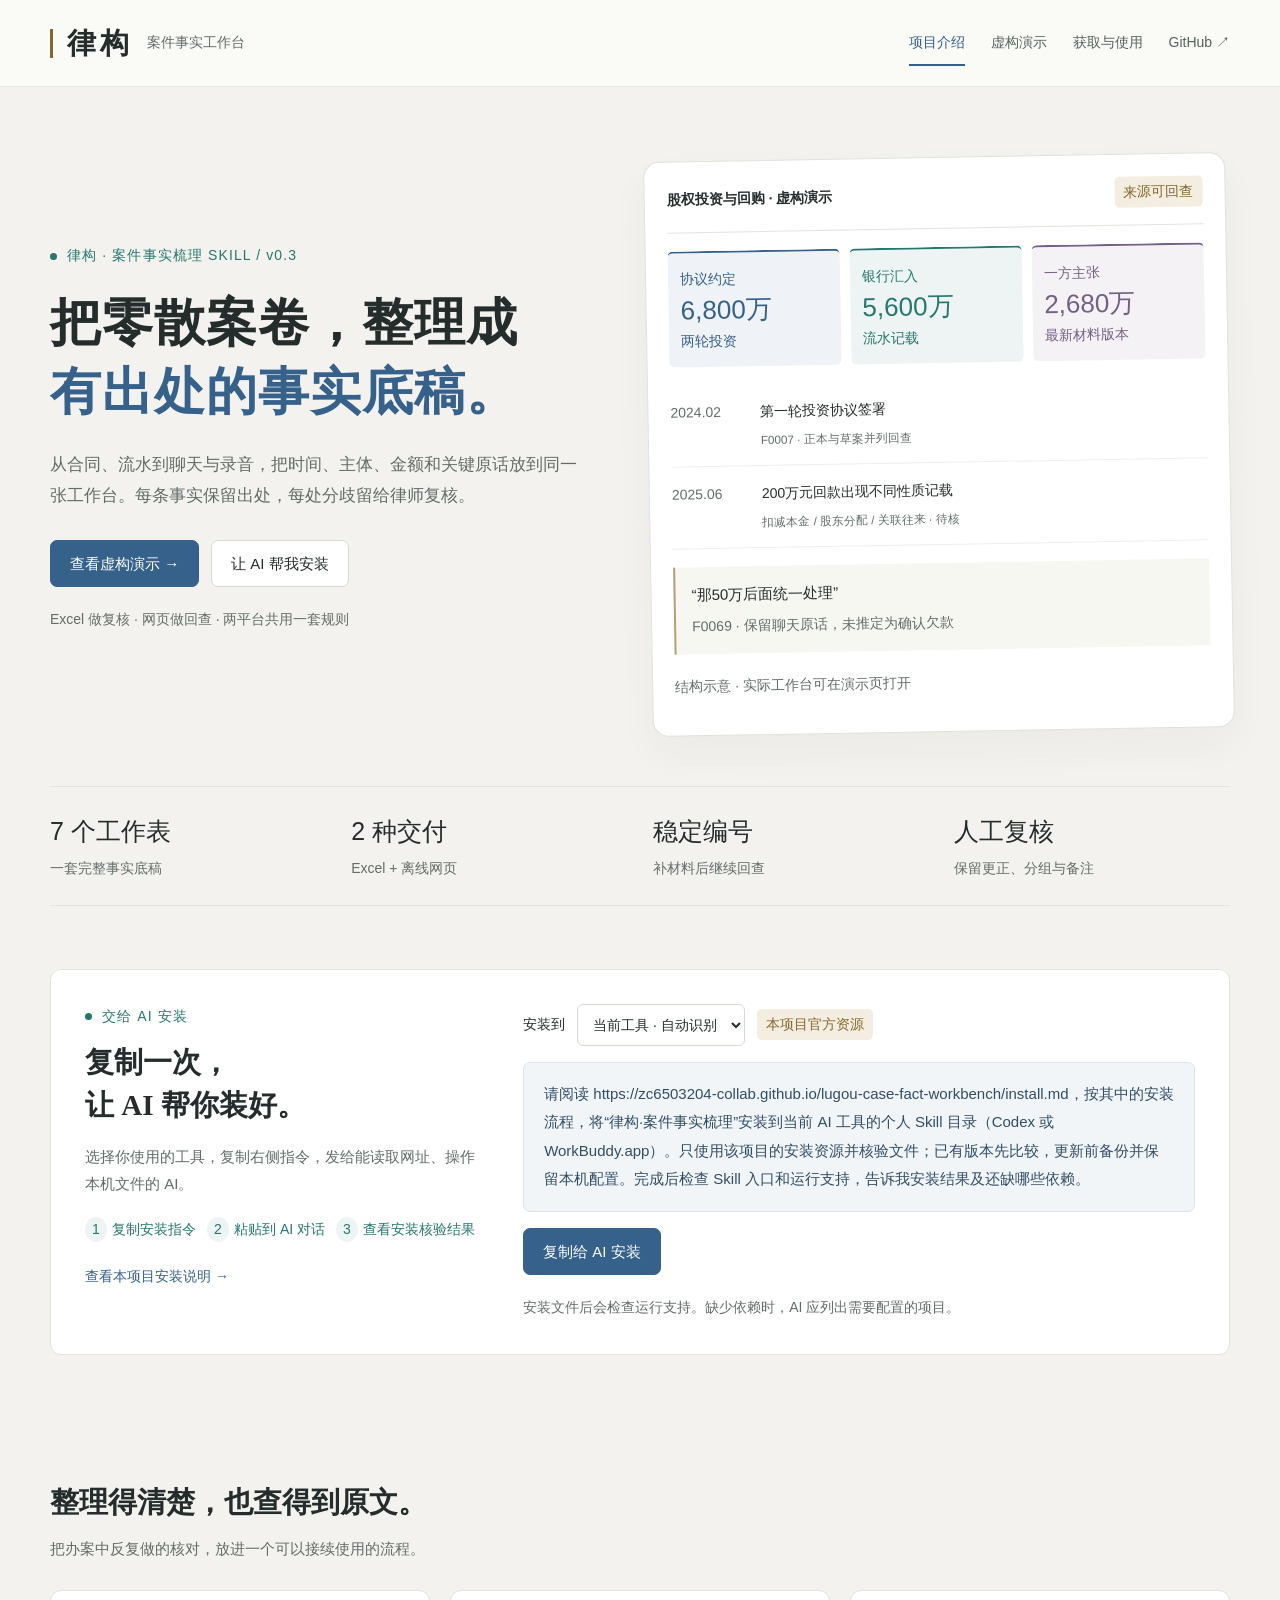
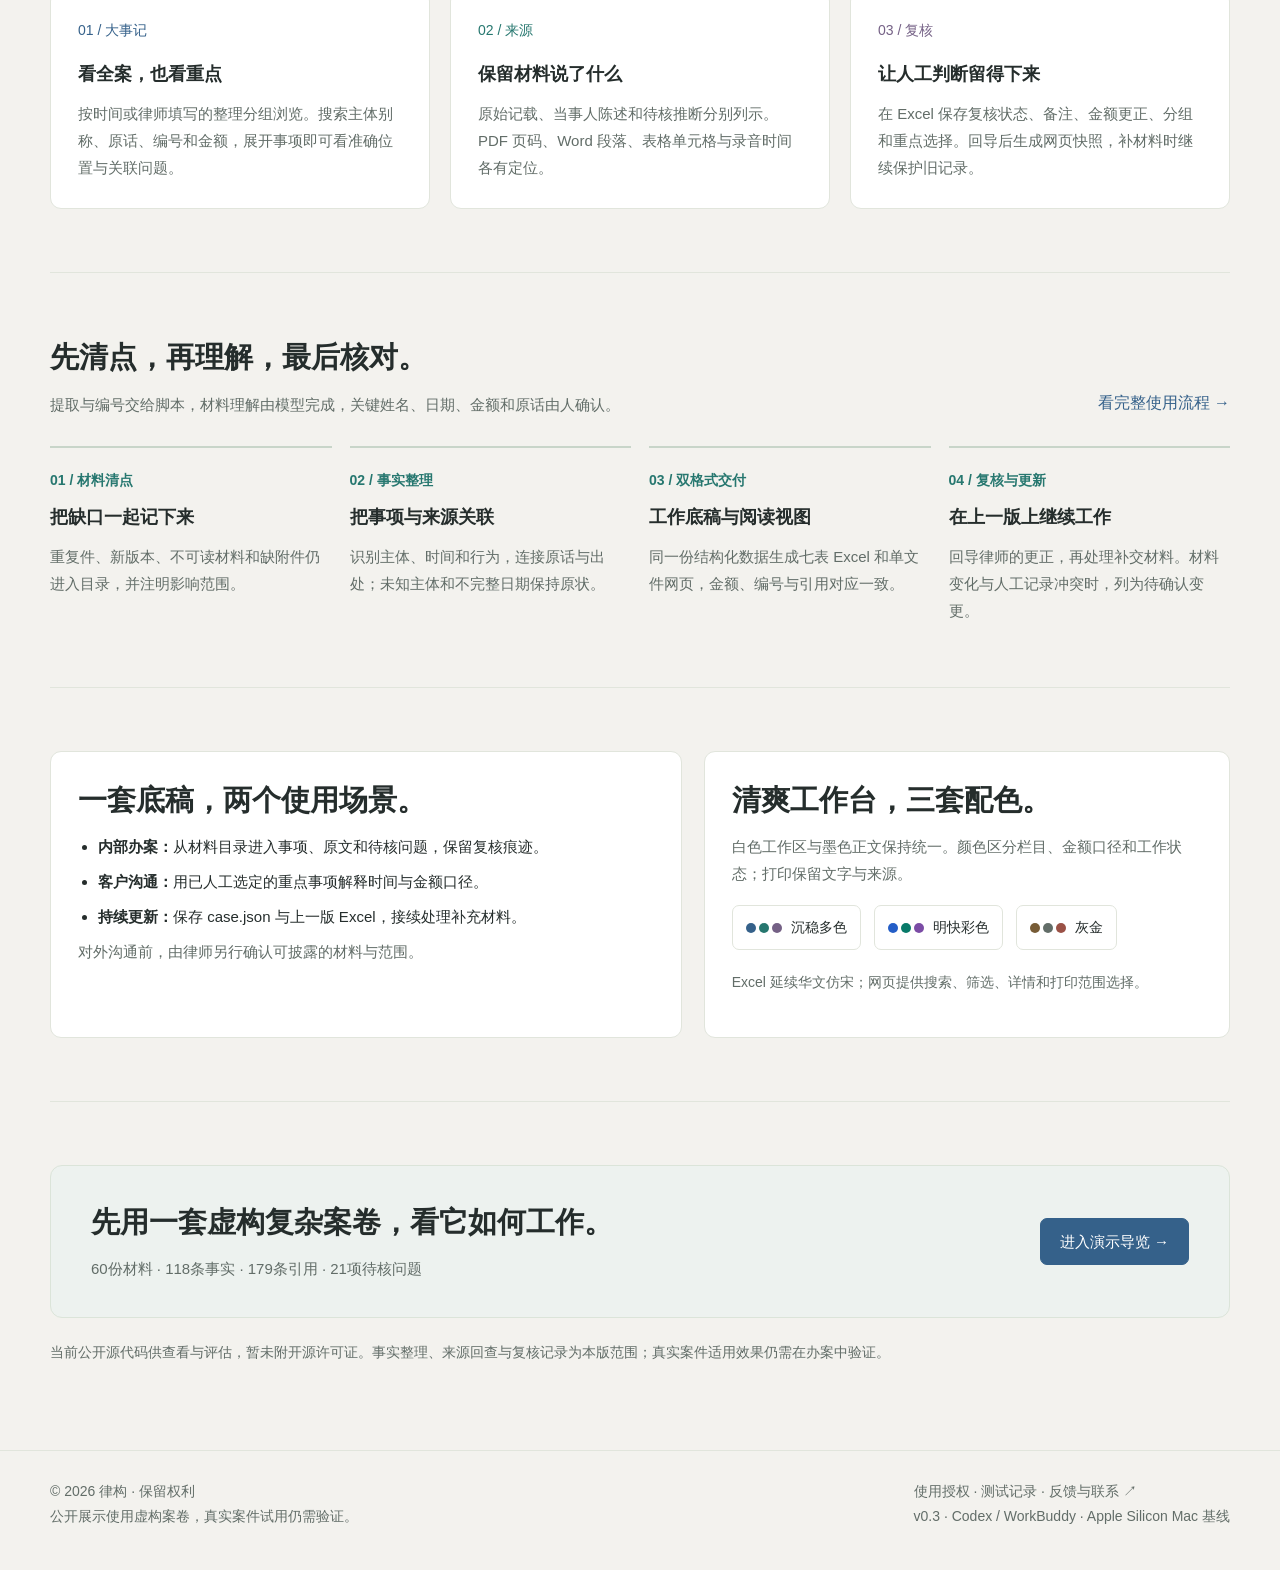
<file: docs/index.html>
<!doctype html>
<html lang="zh-CN"><head><meta charset="utf-8"><meta name="viewport" content="width=device-width,initial-scale=1">
<title>把案卷整理成有出处的事实底稿 · 律构</title><meta name="description" content="律构·案件事实梳理：供 Codex 与 WorkBuddy 使用的事实整理 Skill。Excel 人工复核、网页回查来源、增量更新，公开提供虚构案卷演示。">
<meta name="theme-color" content="#f3f2ee"><meta property="og:type" content="website">
<meta property="og:title" content="把案卷整理成有出处的事实底稿 · 律构"><meta property="og:description" content="律构·案件事实梳理：供 Codex 与 WorkBuddy 使用的事实整理 Skill。Excel 人工复核、网页回查来源、增量更新，公开提供虚构案卷演示。">
<meta property="og:image" content="https://zc6503204-collab.github.io/lugou-case-fact-workbench/assets/cover.png"><meta property="og:image:alt" content="律构案件事实工作台：虚构案卷的金额口径与来源示意">
<meta property="og:url" content="https://zc6503204-collab.github.io/lugou-case-fact-workbench/"><meta name="twitter:card" content="summary_large_image">
<link rel="canonical" href="https://zc6503204-collab.github.io/lugou-case-fact-workbench/"><link rel="icon" type="image/svg+xml" href="assets/favicon.svg">
<link rel="stylesheet" href="assets/site.css"><script src="assets/site.js" defer></script></head><body>
<a class="skip" href="#main">跳到正文</a><header class="header"><div class="wrap head"><a class="logo" href="index.html" aria-label="律构项目首页">律构<small>案件事实工作台</small></a><nav class="nav" aria-label="主导航"><a href="index.html" aria-current="page">项目介绍</a><a href="demo.html">虚构演示</a><a href="guide.html">获取与使用</a><a href="https://github.com/zc6503204-collab/lugou-case-fact-workbench">GitHub ↗</a></nav></div></header>
<main id="main">
<section class="hero wrap"><div class="hero-grid"><div><p class="eyebrow">律构 · 案件事实梳理 SKILL / v0.3</p>
<h1>把零散案卷，整理成<br><span>有出处的事实底稿。</span></h1><p class="lead">从合同、流水到聊天与录音，把时间、主体、金额和关键原话放到同一张工作台。每条事实保留出处，每处分歧留给律师复核。</p>
<div class="buttons"><a class="button primary" href="demo.html">查看虚构演示 →</a><a class="button" href="#ai-install">让 AI 帮我安装</a></div><p class="hero-note">Excel 做复核 · 网页做回查 · 两平台共用一套规则</p></div>
<div class="visual" aria-label="虚构案卷结构示意，非界面截图"><div class="visual-head"><strong>股权投资与回购 · 虚构演示</strong><span class="pill">来源可回查</span></div>
<div class="mini-stats"><div><small>协议约定</small><strong>6,800万</strong><small>两轮投资</small></div><div><small>银行汇入</small><strong>5,600万</strong><small>流水记载</small></div><div><small>一方主张</small><strong>2,680万</strong><small>最新材料版本</small></div></div>
<div class="mini-event"><time datetime="2024-02-05">2024.02</time><div>第一轮投资协议签署<small>F0007 · 正本与草案并列回查</small></div></div>
<div class="mini-event"><time datetime="2025-06-18">2025.06</time><div>200万元回款出现不同性质记载<small>扣减本金 / 股东分配 / 关联往来 · 待核</small></div></div>
<blockquote class="quote">“那50万后面统一处理”<small>F0069 · 保留聊天原话，未推定为确认欠款</small></blockquote>
<p class="hero-note">结构示意 · 实际工作台可在演示页打开</p></div></div></section>
<div class="wrap strip"><div><strong>7 个工作表</strong><span>一套完整事实底稿</span></div><div><strong>2 种交付</strong><span>Excel + 离线网页</span></div><div><strong>稳定编号</strong><span>补材料后继续回查</span></div><div><strong>人工复核</strong><span>保留更正、分组与备注</span></div></div>
<div class="wrap"><section class="section" id="ai-install"><div class="ai-install panel"><div class="install-intro"><p class="eyebrow">交给 AI 安装</p><h2>复制一次，<br>让 AI 帮你装好。</h2><p class="muted">选择你使用的工具，复制右侧指令，发给能读取网址、操作本机文件的 AI。</p><ol class="install-steps"><li>复制安装指令</li><li>粘贴到 AI 对话</li><li>查看安装核验结果</li></ol><a href="install.md">查看本项目安装说明 →</a></div><div class="install-content"><div class="install-choice"><label for="home-ai-command-platform">安装到</label><select id="home-ai-command-platform" data-install-select="home-ai-command"><option value="auto">当前工具 · 自动识别</option><option value="codex">Codex</option><option value="workbuddy">WorkBuddy.app</option></select><span class="pill">本项目官方资源</span></div><pre class="code install-command" id="home-ai-command">请阅读 https://zc6503204-collab.github.io/lugou-case-fact-workbench/install.md，按其中的安装流程，将“律构·案件事实梳理”安装到当前 AI 工具的个人 Skill 目录（Codex 或 WorkBuddy.app）。只使用该项目的安装资源并核验文件；已有版本先比较，更新前备份并保留本机配置。完成后检查 Skill 入口和运行支持，告诉我安装结果及还缺哪些依赖。</pre><span hidden id="home-ai-command-auto">请阅读 https://zc6503204-collab.github.io/lugou-case-fact-workbench/install.md，按其中的安装流程，将“律构·案件事实梳理”安装到当前 AI 工具的个人 Skill 目录（Codex 或 WorkBuddy.app）。只使用该项目的安装资源并核验文件；已有版本先比较，更新前备份并保留本机配置。完成后检查 Skill 入口和运行支持，告诉我安装结果及还缺哪些依赖。</span><span hidden id="home-ai-command-codex">请阅读 https://zc6503204-collab.github.io/lugou-case-fact-workbench/install.md，按其中的安装流程，将“律构·案件事实梳理”安装到Codex 的个人 Skill 目录。只使用该项目的安装资源并核验文件；已有版本先比较，更新前备份并保留本机配置。完成后检查 Skill 入口和运行支持，告诉我安装结果及还缺哪些依赖。</span><span hidden id="home-ai-command-workbuddy">请阅读 https://zc6503204-collab.github.io/lugou-case-fact-workbench/install.md，按其中的安装流程，将“律构·案件事实梳理”安装到WorkBuddy.app 的个人 Skill 目录。只使用该项目的安装资源并核验文件；已有版本先比较，更新前备份并保留本机配置。完成后检查 Skill 入口和运行支持，告诉我安装结果及还缺哪些依赖。</span><div class="install-actions"><button class="button primary" type="button" data-copy="home-ai-command">复制给 AI 安装</button><span class="copy-status" role="status" aria-live="polite"></span></div><p class="hero-note">安装文件后会检查运行支持。缺少依赖时，AI 应列出需要配置的项目。</p></div></div></section></div>
<section class="section wrap" id="features"><div class="section-head"><div><h2>整理得清楚，也查得到原文。</h2><p>把办案中反复做的核对，放进一个可以接续使用的流程。</p></div></div><div class="grid3">
<article class="feature"><div class="num">01 / 大事记</div><h3>看全案，也看重点</h3><p>按时间或律师填写的整理分组浏览。搜索主体别称、原话、编号和金额，展开事项即可看准确位置与关联问题。</p></article>
<article class="feature"><div class="num">02 / 来源</div><h3>保留材料说了什么</h3><p>原始记载、当事人陈述和待核推断分别列示。PDF 页码、Word 段落、表格单元格与录音时间各有定位。</p></article>
<article class="feature"><div class="num">03 / 复核</div><h3>让人工判断留得下来</h3><p>在 Excel 保存复核状态、备注、金额更正、分组和重点选择。回导后生成网页快照，补材料时继续保护旧记录。</p></article>
</div></section>
<section class="section wrap"><div class="section-head"><div><h2>先清点，再理解，最后核对。</h2><p>提取与编号交给脚本，材料理解由模型完成，关键姓名、日期、金额和原话由人确认。</p></div><a href="guide.html#workflow">看完整使用流程 →</a></div><div class="steps">
<article class="step"><b>01 / 材料清点</b><h3>把缺口一起记下来</h3><p>重复件、新版本、不可读材料和缺附件仍进入目录，并注明影响范围。</p></article>
<article class="step"><b>02 / 事实整理</b><h3>把事项与来源关联</h3><p>识别主体、时间和行为，连接原话与出处；未知主体和不完整日期保持原状。</p></article>
<article class="step"><b>03 / 双格式交付</b><h3>工作底稿与阅读视图</h3><p>同一份结构化数据生成七表 Excel 和单文件网页，金额、编号与引用对应一致。</p></article>
<article class="step"><b>04 / 复核与更新</b><h3>在上一版上继续工作</h3><p>回导律师的更正，再处理补交材料。材料变化与人工记录冲突时，列为待确认变更。</p></article>
</div></section>
<section class="section wrap"><div class="duo"><article class="panel"><h2>一套底稿，两个使用场景。</h2><ul class="list"><li><strong>内部办案：</strong>从材料目录进入事项、原文和待核问题，保留复核痕迹。</li><li><strong>客户沟通：</strong>用已人工选定的重点事项解释时间与金额口径。</li><li><strong>持续更新：</strong>保存 case.json 与上一版 Excel，接续处理补充材料。</li></ul><p class="muted">对外沟通前，由律师另行确认可披露的材料与范围。</p></article>
<article class="panel"><h2>清爽工作台，三套配色。</h2><p class="muted">白色工作区与墨色正文保持统一。颜色区分栏目、金额口径和工作状态；打印保留文字与来源。</p><div class="themes"><span class="theme"><span class="swatches" aria-hidden="true"><i></i><i></i><i></i></span>沉稳多色</span><span class="theme bright"><span class="swatches" aria-hidden="true"><i></i><i></i><i></i></span>明快彩色</span><span class="theme classic"><span class="swatches" aria-hidden="true"><i></i><i></i><i></i></span>灰金</span></div><p class="hero-note">Excel 延续华文仿宋；网页提供搜索、筛选、详情和打印范围选择。</p></article></div></section>
<section class="section wrap"><div class="banner"><div><h2>先用一套虚构复杂案卷，看它如何工作。</h2><p>60份材料 · 118条事实 · 179条引用 · 21项待核问题</p></div><div class="buttons"><a class="button primary" href="demo.html">进入演示导览 →</a></div></div><p class="license-note">当前公开源代码供查看与评估，暂未附开源许可证。事实整理、来源回查与复核记录为本版范围；真实案件适用效果仍需在办案中验证。</p></section>
</main>
<footer class="footer"><div class="wrap foot"><div>© 2026 律构 · 保留权利<br>公开展示使用虚构案卷，真实案件试用仍需验证。</div><div><a href="https://github.com/zc6503204-collab/lugou-case-fact-workbench/blob/main/NOTICE.md">使用授权</a> · <a href="https://github.com/zc6503204-collab/lugou-case-fact-workbench/blob/main/TESTING.md">测试记录</a> · <a href="https://github.com/zc6503204-collab/lugou-case-fact-workbench/issues">反馈与联系 ↗</a><br>v0.3 · Codex / WorkBuddy · Apple Silicon Mac 基线</div></div></footer></body></html>
</file>
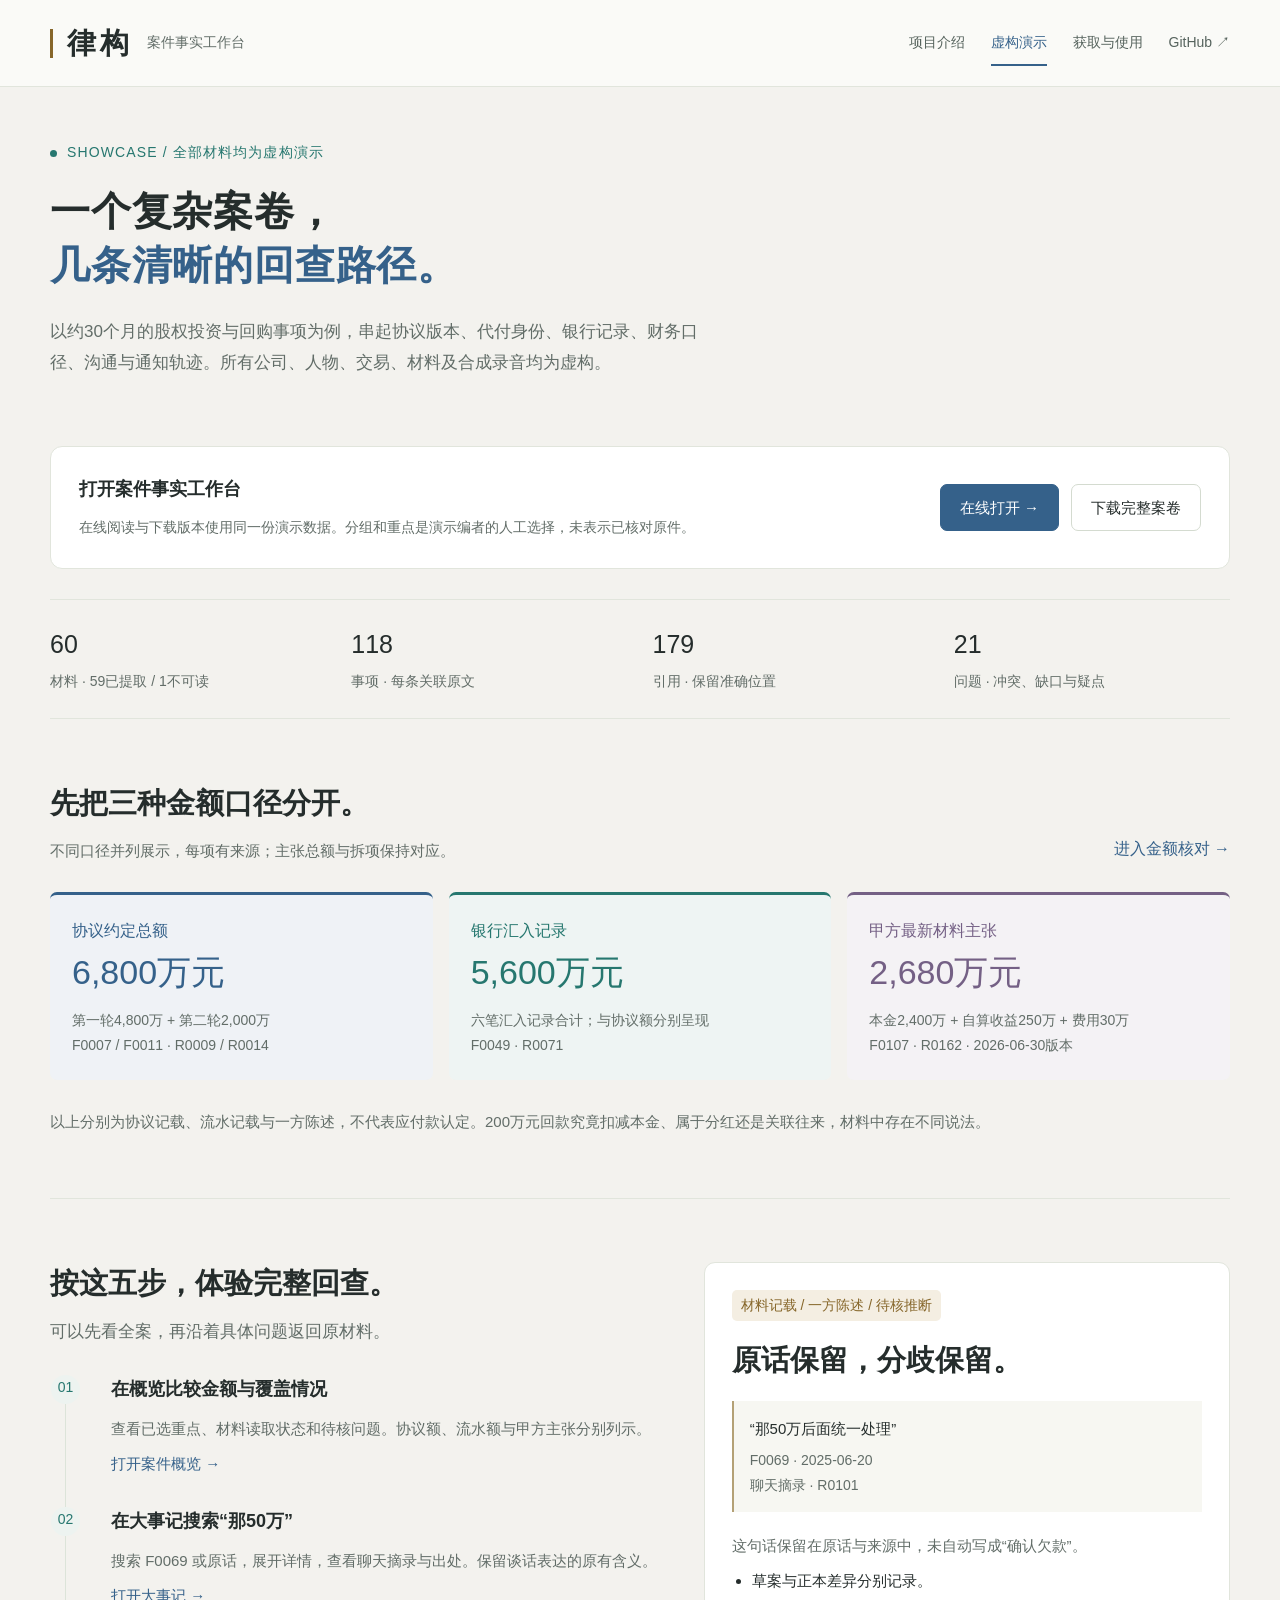
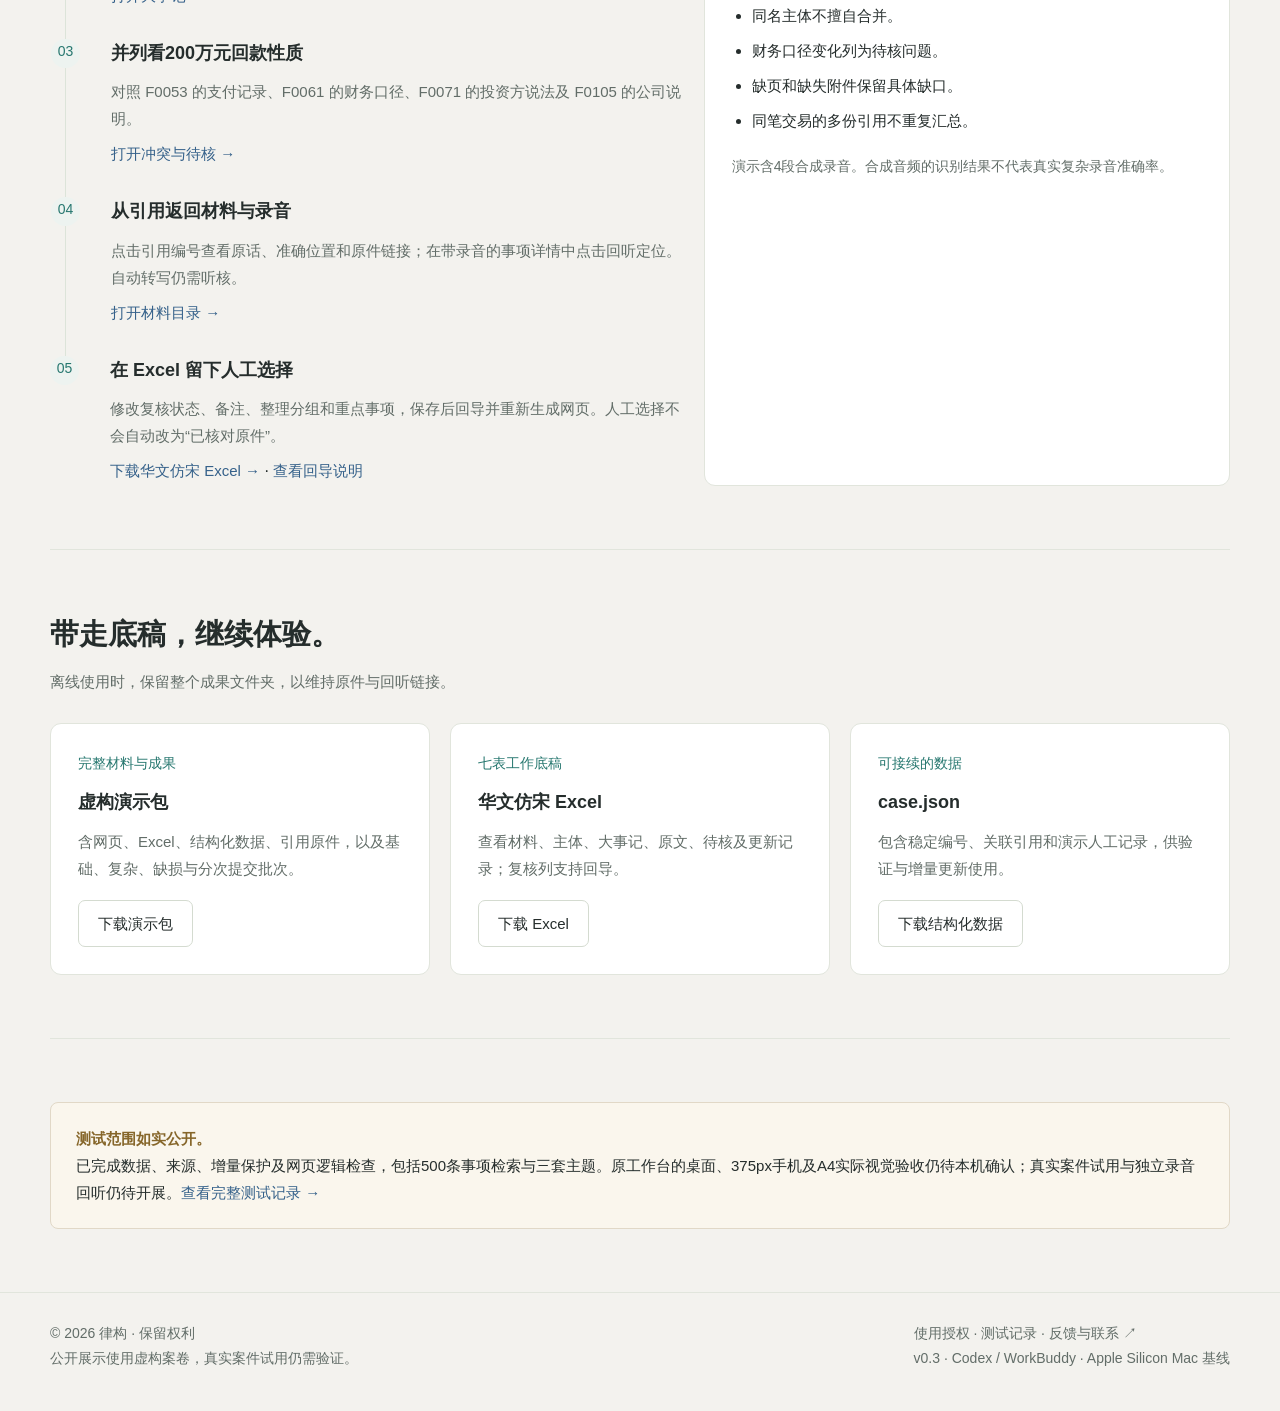
<file: docs/demo.html>
<!doctype html>
<html lang="zh-CN"><head><meta charset="utf-8"><meta name="viewport" content="width=device-width,initial-scale=1">
<title>虚构案卷演示 · 律构</title><meta name="description" content="用60份虚构材料体验股权投资与回购案事实工作台：118条事实、179条引用，区分协议、流水与一方主张，回查原话和复核记录。">
<meta name="theme-color" content="#f3f2ee"><meta property="og:type" content="website">
<meta property="og:title" content="虚构案卷演示 · 律构"><meta property="og:description" content="用60份虚构材料体验股权投资与回购案事实工作台：118条事实、179条引用，区分协议、流水与一方主张，回查原话和复核记录。">
<meta property="og:image" content="https://zc6503204-collab.github.io/lugou-case-fact-workbench/assets/cover.png"><meta property="og:image:alt" content="律构案件事实工作台：虚构案卷的金额口径与来源示意">
<meta property="og:url" content="https://zc6503204-collab.github.io/lugou-case-fact-workbench/demo.html"><meta name="twitter:card" content="summary_large_image">
<link rel="canonical" href="https://zc6503204-collab.github.io/lugou-case-fact-workbench/demo.html"><link rel="icon" type="image/svg+xml" href="assets/favicon.svg">
<link rel="stylesheet" href="assets/site.css"><script src="assets/site.js" defer></script></head><body>
<a class="skip" href="#main">跳到正文</a><header class="header"><div class="wrap head"><a class="logo" href="index.html" aria-label="律构项目首页">律构<small>案件事实工作台</small></a><nav class="nav" aria-label="主导航"><a href="index.html">项目介绍</a><a href="demo.html" aria-current="page">虚构演示</a><a href="guide.html">获取与使用</a><a href="https://github.com/zc6503204-collab/lugou-case-fact-workbench">GitHub ↗</a></nav></div></header>
<main id="main">
<div class="wrap"><section class="page-intro"><p class="eyebrow">SHOWCASE / 全部材料均为虚构演示</p><h1>一个复杂案卷，<br><span>几条清晰的回查路径。</span></h1><p class="lead">以约30个月的股权投资与回购事项为例，串起协议版本、代付身份、银行记录、财务口径、沟通与通知轨迹。所有公司、人物、交易、材料及合成录音均为虚构。</p></section>
<div class="demo-banner"><div><h3>打开案件事实工作台</h3><p>在线阅读与下载版本使用同一份演示数据。分组和重点是演示编者的人工选择，未表示已核对原件。</p></div><div class="buttons"><a class="button primary" href="workpaper/案件事实底稿.html#overview">在线打开 →</a><a class="button" href="downloads/fictional-demo-v0.3.zip" download>下载完整案卷</a></div></div>
<div class="strip"><div><strong>60</strong><span>材料 · 59已提取 / 1不可读</span></div><div><strong>118</strong><span>事项 · 每条关联原文</span></div><div><strong>179</strong><span>引用 · 保留准确位置</span></div><div><strong>21</strong><span>问题 · 冲突、缺口与疑点</span></div></div>
<section class="section" id="amounts"><div class="section-head"><div><h2>先把三种金额口径分开。</h2><p>不同口径并列展示，每项有来源；主张总额与拆项保持对应。</p></div><a href="workpaper/案件事实底稿.html#amounts">进入金额核对 →</a></div>
<div class="case-money"><article class="money"><span>协议约定总额</span><strong>6,800万元</strong><p>第一轮4,800万 + 第二轮2,000万<br>F0007 / F0011 · R0009 / R0014</p></article><article class="money"><span>银行汇入记录</span><strong>5,600万元</strong><p>六笔汇入记录合计；与协议额分别呈现<br>F0049 · R0071</p></article><article class="money"><span>甲方最新材料主张</span><strong>2,680万元</strong><p>本金2,400万 + 自算收益250万 + 费用30万<br>F0107 · R0162 · 2026-06-30版本</p></article></div>
<p class="muted">以上分别为协议记载、流水记载与一方陈述，不代表应付款认定。200万元回款究竟扣减本金、属于分红还是关联往来，材料中存在不同说法。</p></section>
<section class="section" id="walkthrough"><div class="duo"><div><h2>按这五步，体验完整回查。</h2><p class="lead">可以先看全案，再沿着具体问题返回原材料。</p><ol class="walkthrough">
<li><h3>在概览比较金额与覆盖情况</h3><p>查看已选重点、材料读取状态和待核问题。协议额、流水额与甲方主张分别列示。</p><a href="workpaper/案件事实底稿.html#overview">打开案件概览 →</a></li>
<li><h3>在大事记搜索“那50万”</h3><p>搜索 F0069 或原话，展开详情，查看聊天摘录与出处。保留谈话表达的原有含义。</p><a href="workpaper/案件事实底稿.html#facts">打开大事记 →</a></li>
<li><h3>并列看200万元回款性质</h3><p>对照 F0053 的支付记录、F0061 的财务口径、F0071 的投资方说法及 F0105 的公司说明。</p><a href="workpaper/案件事实底稿.html#issues">打开冲突与待核 →</a></li>
<li><h3>从引用返回材料与录音</h3><p>点击引用编号查看原话、准确位置和原件链接；在带录音的事项详情中点击回听定位。自动转写仍需听核。</p><a href="workpaper/案件事实底稿.html#materials">打开材料目录 →</a></li>
<li><h3>在 Excel 留下人工选择</h3><p>修改复核状态、备注、整理分组和重点事项，保存后回导并重新生成网页。人工选择不会自动改为“已核对原件”。</p><a href="workpaper/案件事实底稿.xlsx" download>下载华文仿宋 Excel →</a> · <a href="guide.html#review">查看回导说明</a></li></ol></div>
<aside class="panel"><span class="pill">材料记载 / 一方陈述 / 待核推断</span><h2 style="margin-top:18px">原话保留，分歧保留。</h2><blockquote class="quote">“那50万后面统一处理”<small>F0069 · 2025-06-20<br>聊天摘录 · R0101</small></blockquote><p class="muted" style="margin-top:20px">这句话保留在原话与来源中，未自动写成“确认欠款”。</p><ul class="list"><li>草案与正本差异分别记录。</li><li>同名主体不擅自合并。</li><li>财务口径变化列为待核问题。</li><li>缺页和缺失附件保留具体缺口。</li><li>同笔交易的多份引用不重复汇总。</li></ul><p class="hero-note">演示含4段合成录音。合成音频的识别结果不代表真实复杂录音准确率。</p></aside></div></section>
<section class="section" id="downloads"><div class="section-head"><div><h2>带走底稿，继续体验。</h2><p>离线使用时，保留整个成果文件夹，以维持原件与回听链接。</p></div></div><div class="grid3"><article class="download"><div class="tag">完整材料与成果</div><h3>虚构演示包</h3><p>含网页、Excel、结构化数据、引用原件，以及基础、复杂、缺损与分次提交批次。</p><a class="button" href="downloads/fictional-demo-v0.3.zip" download>下载演示包</a></article><article class="download"><div class="tag">七表工作底稿</div><h3>华文仿宋 Excel</h3><p>查看材料、主体、大事记、原文、待核及更新记录；复核列支持回导。</p><a class="button" href="workpaper/案件事实底稿.xlsx" download>下载 Excel</a></article><article class="download"><div class="tag">可接续的数据</div><h3>case.json</h3><p>包含稳定编号、关联引用和演示人工记录，供验证与增量更新使用。</p><a class="button" href="workpaper/case.json" download>下载结构化数据</a></article></div></section>
<section class="section"><div class="proof"><strong>测试范围如实公开。</strong><br>已完成数据、来源、增量保护及网页逻辑检查，包括500条事项检索与三套主题。原工作台的桌面、375px手机及A4实际视觉验收仍待本机确认；真实案件试用与独立录音回听仍待开展。<a href="https://github.com/zc6503204-collab/lugou-case-fact-workbench/blob/main/TESTING.md">查看完整测试记录 →</a></div></section></div>
</main>
<footer class="footer"><div class="wrap foot"><div>© 2026 律构 · 保留权利<br>公开展示使用虚构案卷，真实案件试用仍需验证。</div><div><a href="https://github.com/zc6503204-collab/lugou-case-fact-workbench/blob/main/NOTICE.md">使用授权</a> · <a href="https://github.com/zc6503204-collab/lugou-case-fact-workbench/blob/main/TESTING.md">测试记录</a> · <a href="https://github.com/zc6503204-collab/lugou-case-fact-workbench/issues">反馈与联系 ↗</a><br>v0.3 · Codex / WorkBuddy · Apple Silicon Mac 基线</div></div></footer></body></html>
</file>
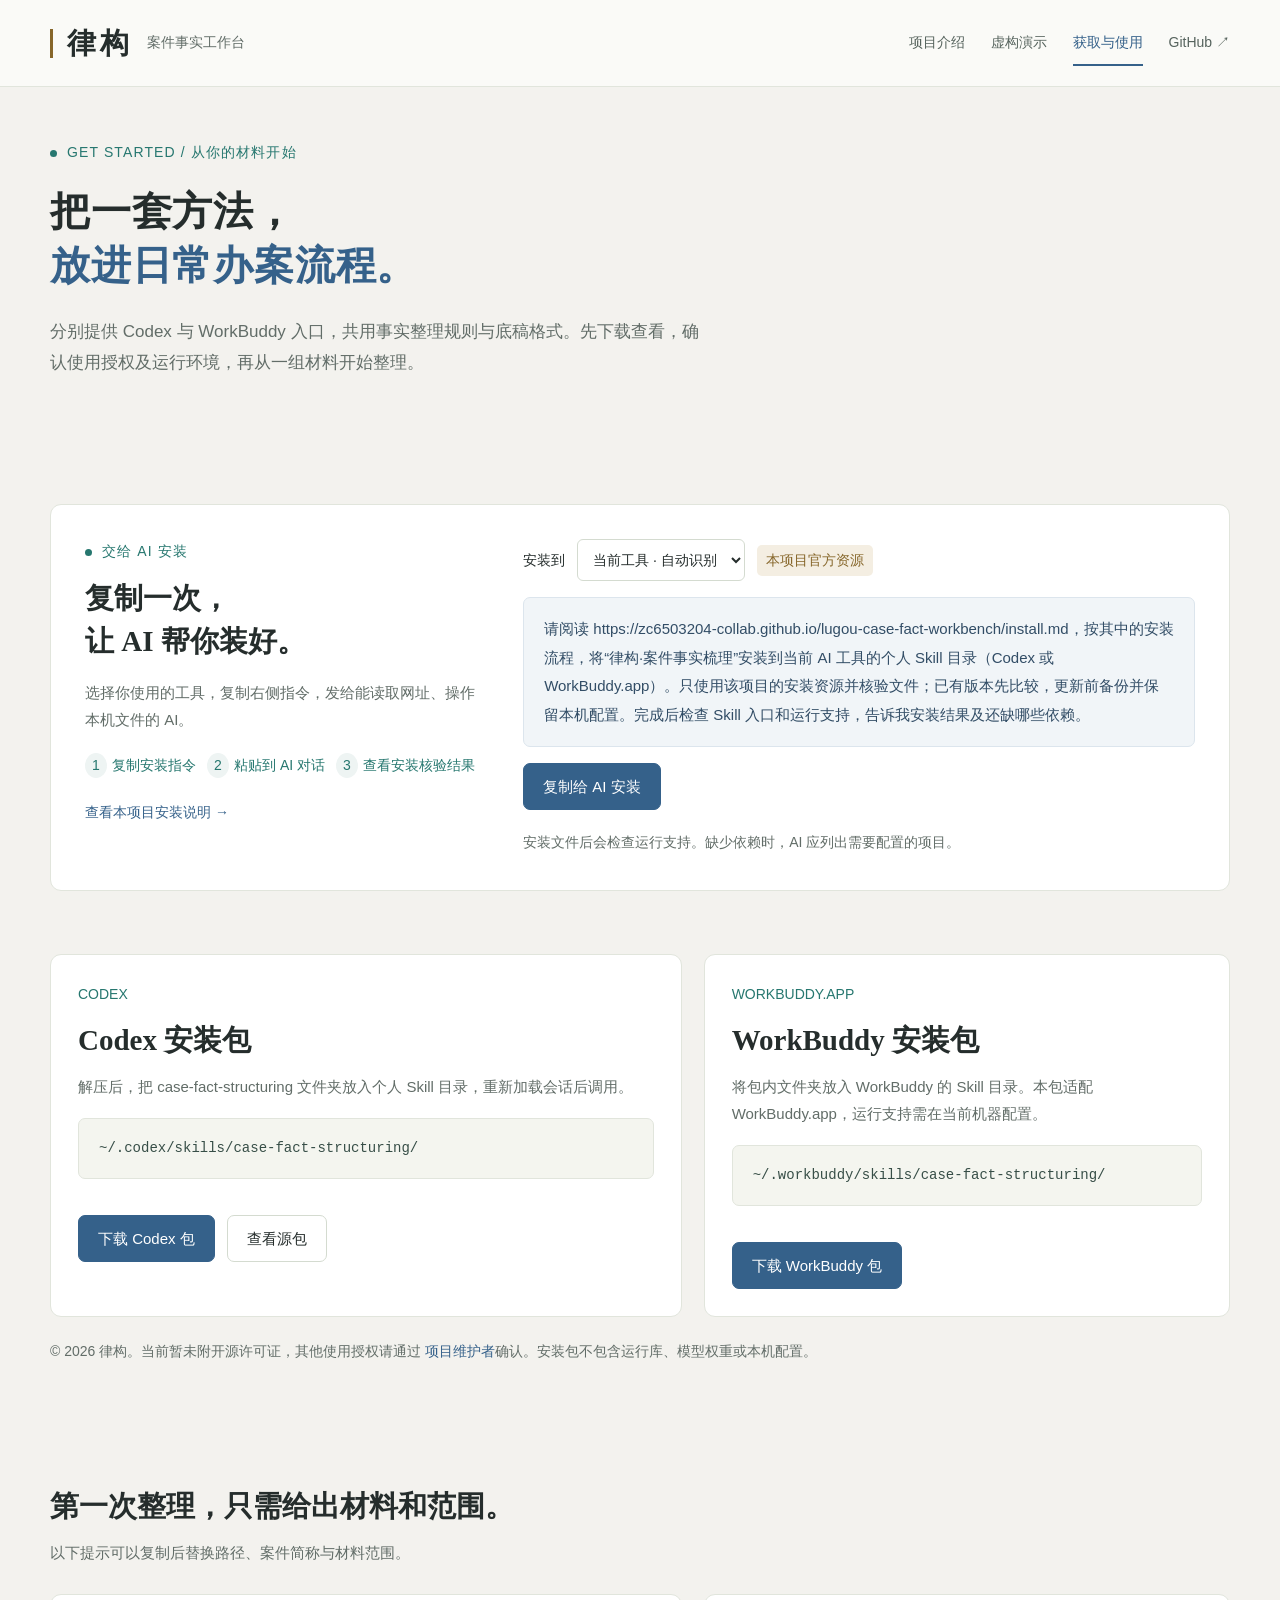
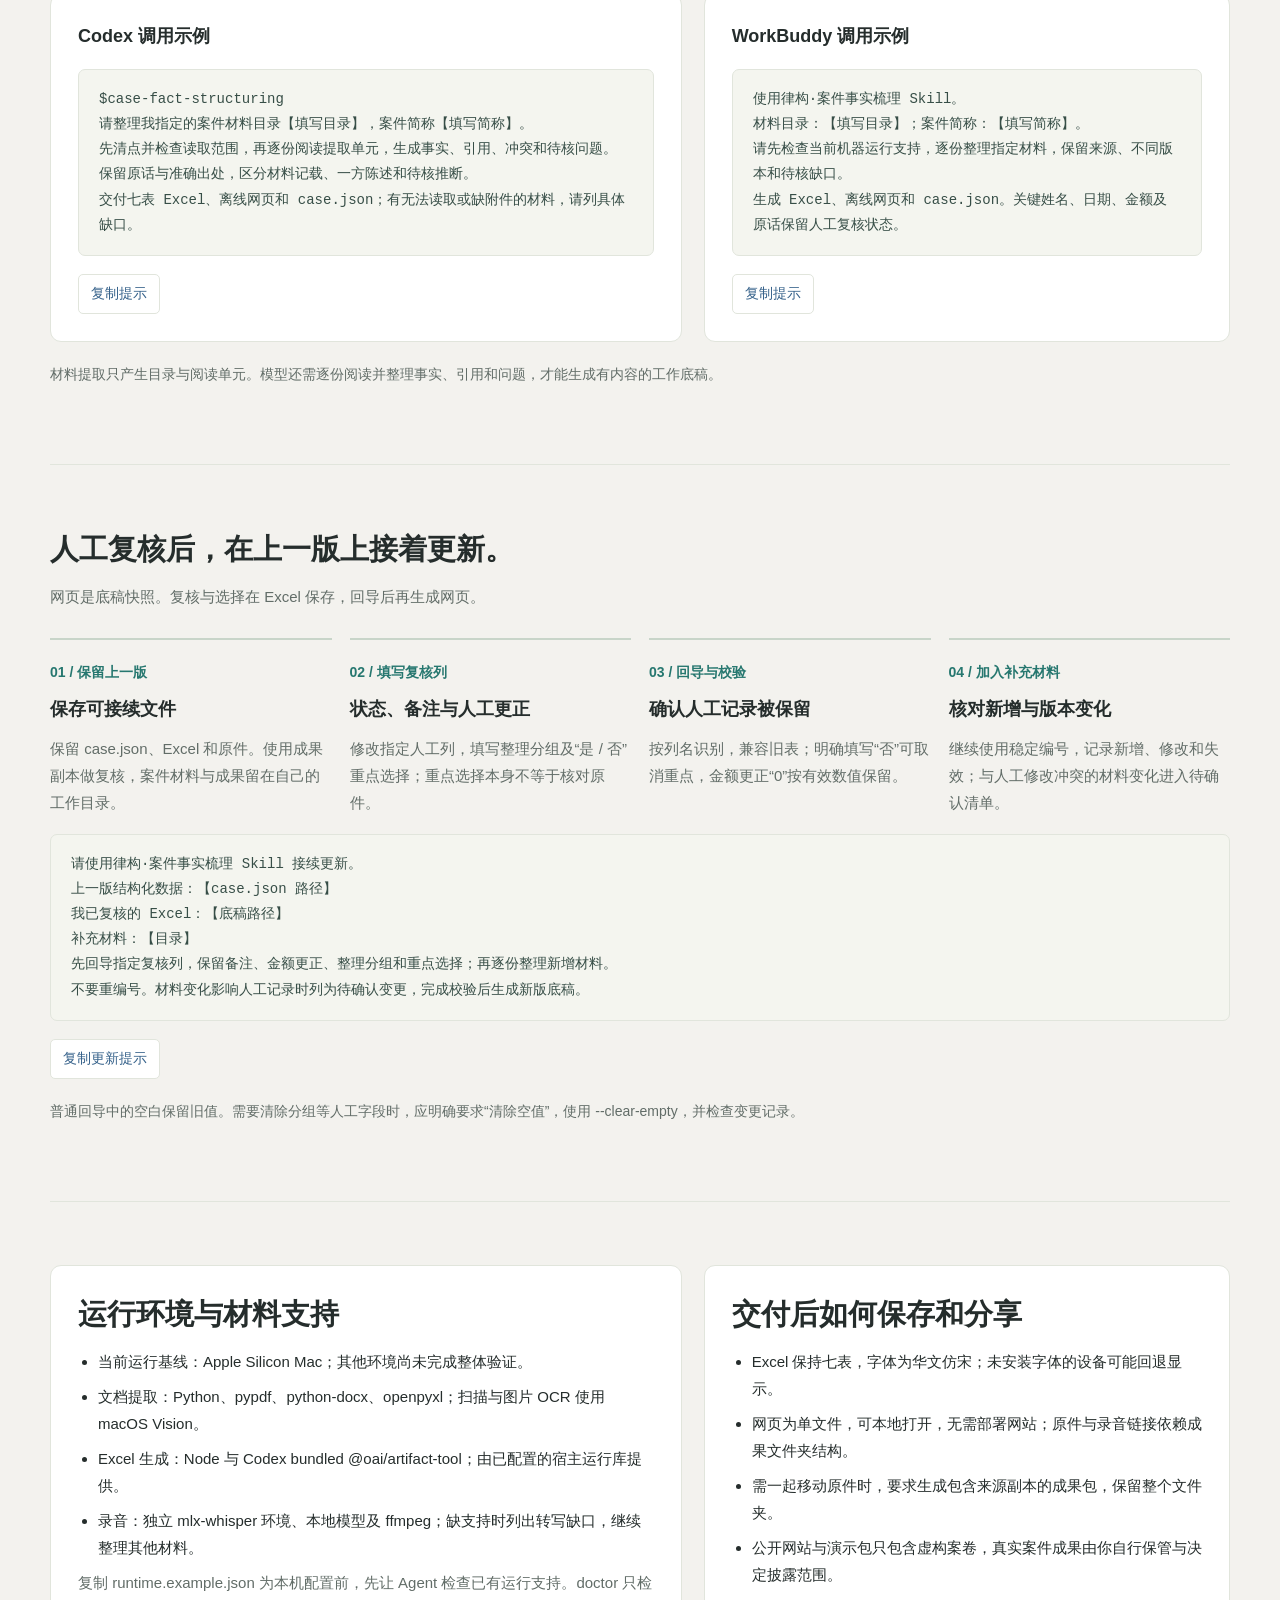
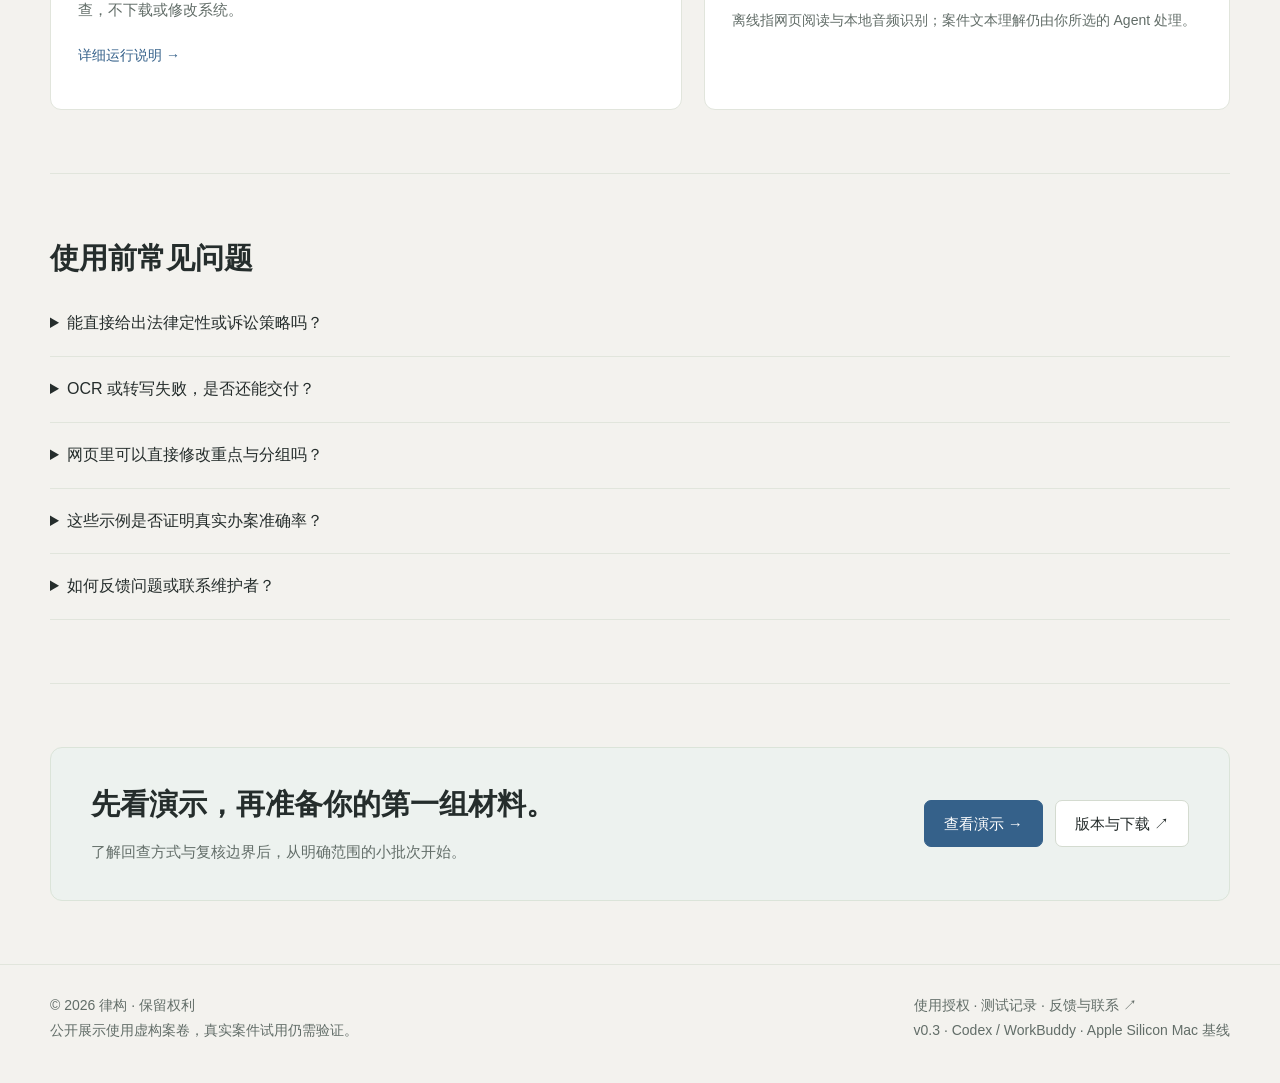
<file: docs/guide.html>
<!doctype html>
<html lang="zh-CN"><head><meta charset="utf-8"><meta name="viewport" content="width=device-width,initial-scale=1">
<title>获取与使用 · 律构</title><meta name="description" content="下载 Codex、WorkBuddy 案件事实梳理 Skill，了解 Mac 运行基线、案件材料整理、Excel 复核回导和补充材料更新。">
<meta name="theme-color" content="#f3f2ee"><meta property="og:type" content="website">
<meta property="og:title" content="获取与使用 · 律构"><meta property="og:description" content="下载 Codex、WorkBuddy 案件事实梳理 Skill，了解 Mac 运行基线、案件材料整理、Excel 复核回导和补充材料更新。">
<meta property="og:image" content="https://zc6503204-collab.github.io/lugou-case-fact-workbench/assets/cover.png"><meta property="og:image:alt" content="律构案件事实工作台：虚构案卷的金额口径与来源示意">
<meta property="og:url" content="https://zc6503204-collab.github.io/lugou-case-fact-workbench/guide.html"><meta name="twitter:card" content="summary_large_image">
<link rel="canonical" href="https://zc6503204-collab.github.io/lugou-case-fact-workbench/guide.html"><link rel="icon" type="image/svg+xml" href="assets/favicon.svg">
<link rel="stylesheet" href="assets/site.css"><script src="assets/site.js" defer></script></head><body>
<a class="skip" href="#main">跳到正文</a><header class="header"><div class="wrap head"><a class="logo" href="index.html" aria-label="律构项目首页">律构<small>案件事实工作台</small></a><nav class="nav" aria-label="主导航"><a href="index.html">项目介绍</a><a href="demo.html">虚构演示</a><a href="guide.html" aria-current="page">获取与使用</a><a href="https://github.com/zc6503204-collab/lugou-case-fact-workbench">GitHub ↗</a></nav></div></header>
<main id="main">
<div class="wrap"><section class="page-intro"><p class="eyebrow">GET STARTED / 从你的材料开始</p><h1>把一套方法，<br><span>放进日常办案流程。</span></h1><p class="lead">分别提供 Codex 与 WorkBuddy 入口，共用事实整理规则与底稿格式。先下载查看，确认使用授权及运行环境，再从一组材料开始整理。</p></section>
<section class="section" id="ai-install"><div class="ai-install panel"><div class="install-intro"><p class="eyebrow">交给 AI 安装</p><h2>复制一次，<br>让 AI 帮你装好。</h2><p class="muted">选择你使用的工具，复制右侧指令，发给能读取网址、操作本机文件的 AI。</p><ol class="install-steps"><li>复制安装指令</li><li>粘贴到 AI 对话</li><li>查看安装核验结果</li></ol><a href="install.md">查看本项目安装说明 →</a></div><div class="install-content"><div class="install-choice"><label for="guide-ai-command-platform">安装到</label><select id="guide-ai-command-platform" data-install-select="guide-ai-command"><option value="auto">当前工具 · 自动识别</option><option value="codex">Codex</option><option value="workbuddy">WorkBuddy.app</option></select><span class="pill">本项目官方资源</span></div><pre class="code install-command" id="guide-ai-command">请阅读 https://zc6503204-collab.github.io/lugou-case-fact-workbench/install.md，按其中的安装流程，将“律构·案件事实梳理”安装到当前 AI 工具的个人 Skill 目录（Codex 或 WorkBuddy.app）。只使用该项目的安装资源并核验文件；已有版本先比较，更新前备份并保留本机配置。完成后检查 Skill 入口和运行支持，告诉我安装结果及还缺哪些依赖。</pre><span hidden id="guide-ai-command-auto">请阅读 https://zc6503204-collab.github.io/lugou-case-fact-workbench/install.md，按其中的安装流程，将“律构·案件事实梳理”安装到当前 AI 工具的个人 Skill 目录（Codex 或 WorkBuddy.app）。只使用该项目的安装资源并核验文件；已有版本先比较，更新前备份并保留本机配置。完成后检查 Skill 入口和运行支持，告诉我安装结果及还缺哪些依赖。</span><span hidden id="guide-ai-command-codex">请阅读 https://zc6503204-collab.github.io/lugou-case-fact-workbench/install.md，按其中的安装流程，将“律构·案件事实梳理”安装到Codex 的个人 Skill 目录。只使用该项目的安装资源并核验文件；已有版本先比较，更新前备份并保留本机配置。完成后检查 Skill 入口和运行支持，告诉我安装结果及还缺哪些依赖。</span><span hidden id="guide-ai-command-workbuddy">请阅读 https://zc6503204-collab.github.io/lugou-case-fact-workbench/install.md，按其中的安装流程，将“律构·案件事实梳理”安装到WorkBuddy.app 的个人 Skill 目录。只使用该项目的安装资源并核验文件；已有版本先比较，更新前备份并保留本机配置。完成后检查 Skill 入口和运行支持，告诉我安装结果及还缺哪些依赖。</span><div class="install-actions"><button class="button primary" type="button" data-copy="guide-ai-command">复制给 AI 安装</button><span class="copy-status" role="status" aria-live="polite"></span></div><p class="hero-note">安装文件后会检查运行支持。缺少依赖时，AI 应列出需要配置的项目。</p></div></div></section>
<section id="install" style="padding-bottom:35px"><div class="duo"><article class="download"><div class="tag">CODEX</div><h2>Codex 安装包</h2><p>解压后，把 case-fact-structuring 文件夹放入个人 Skill 目录，重新加载会话后调用。</p><pre class="code">~/.codex/skills/case-fact-structuring/</pre><div class="buttons"><a class="button primary" href="downloads/codex-lugou-v0.3.zip" download>下载 Codex 包</a><a class="button" href="https://github.com/zc6503204-collab/lugou-case-fact-workbench/tree/main/case-fact-structuring">查看源包</a></div></article><article class="download"><div class="tag">WORKBUDDY.APP</div><h2>WorkBuddy 安装包</h2><p>将包内文件夹放入 WorkBuddy 的 Skill 目录。本包适配 WorkBuddy.app，运行支持需在当前机器配置。</p><pre class="code">~/.workbuddy/skills/case-fact-structuring/</pre><a class="button primary" href="downloads/workbuddy-lugou-v0.3.zip" download>下载 WorkBuddy 包</a></article></div><p class="license-note">© 2026 律构。当前暂未附开源许可证，其他使用授权请通过 <a href="https://github.com/zc6503204-collab/lugou-case-fact-workbench/issues">项目维护者</a>确认。安装包不包含运行库、模型权重或本机配置。</p></section>
<section class="section" id="workflow"><div class="section-head"><div><h2>第一次整理，只需给出材料和范围。</h2><p>以下提示可以复制后替换路径、案件简称与材料范围。</p></div></div><div class="duo"><article class="panel"><h3>Codex 调用示例</h3><pre class="code" id="prompt-codex">$case-fact-structuring
请整理我指定的案件材料目录【填写目录】，案件简称【填写简称】。
先清点并检查读取范围，再逐份阅读提取单元，生成事实、引用、冲突和待核问题。
保留原话与准确出处，区分材料记载、一方陈述和待核推断。
交付七表 Excel、离线网页和 case.json；有无法读取或缺附件的材料，请列具体缺口。</pre><button class="copy" type="button" data-copy="prompt-codex">复制提示</button><span class="copy-status" role="status" aria-live="polite"></span></article>
<article class="panel"><h3>WorkBuddy 调用示例</h3><pre class="code" id="prompt-workbuddy">使用律构·案件事实梳理 Skill。
材料目录：【填写目录】；案件简称：【填写简称】。
请先检查当前机器运行支持，逐份整理指定材料，保留来源、不同版本和待核缺口。
生成 Excel、离线网页和 case.json。关键姓名、日期、金额及原话保留人工复核状态。</pre><button class="copy" type="button" data-copy="prompt-workbuddy">复制提示</button><span class="copy-status" role="status" aria-live="polite"></span></article></div>
<p class="hero-note">材料提取只产生目录与阅读单元。模型还需逐份阅读并整理事实、引用和问题，才能生成有内容的工作底稿。</p></section>
<section class="section" id="review"><div class="section-head"><div><h2>人工复核后，在上一版上接着更新。</h2><p>网页是底稿快照。复核与选择在 Excel 保存，回导后再生成网页。</p></div></div><div class="steps"><article class="step"><b>01 / 保留上一版</b><h3>保存可接续文件</h3><p>保留 case.json、Excel 和原件。使用成果副本做复核，案件材料与成果留在自己的工作目录。</p></article><article class="step"><b>02 / 填写复核列</b><h3>状态、备注与人工更正</h3><p>修改指定人工列，填写整理分组及“是 / 否”重点选择；重点选择本身不等于核对原件。</p></article><article class="step"><b>03 / 回导与校验</b><h3>确认人工记录被保留</h3><p>按列名识别，兼容旧表；明确填写“否”可取消重点，金额更正“0”按有效数值保留。</p></article><article class="step"><b>04 / 加入补充材料</b><h3>核对新增与版本变化</h3><p>继续使用稳定编号，记录新增、修改和失效；与人工修改冲突的材料变化进入待确认清单。</p></article></div>
<pre class="code" id="prompt-update">请使用律构·案件事实梳理 Skill 接续更新。
上一版结构化数据：【case.json 路径】
我已复核的 Excel：【底稿路径】
补充材料：【目录】
先回导指定复核列，保留备注、金额更正、整理分组和重点选择；再逐份整理新增材料。
不要重编号。材料变化影响人工记录时列为待确认变更，完成校验后生成新版底稿。</pre><button class="copy" type="button" data-copy="prompt-update">复制更新提示</button><span class="copy-status" role="status" aria-live="polite"></span><p class="hero-note">普通回导中的空白保留旧值。需要清除分组等人工字段时，应明确要求“清除空值”，使用 --clear-empty，并检查变更记录。</p></section>
<section class="section" id="runtime"><div class="duo"><article class="panel"><h2>运行环境与材料支持</h2><ul class="list"><li>当前运行基线：Apple Silicon Mac；其他环境尚未完成整体验证。</li><li>文档提取：Python、pypdf、python-docx、openpyxl；扫描与图片 OCR 使用 macOS Vision。</li><li>Excel 生成：Node 与 Codex bundled @oai/artifact-tool；由已配置的宿主运行库提供。</li><li>录音：独立 mlx-whisper 环境、本地模型及 ffmpeg；缺支持时列出转写缺口，继续整理其他材料。</li></ul><p class="muted">复制 runtime.example.json 为本机配置前，先让 Agent 检查已有运行支持。doctor 只检查，不下载或修改系统。</p><p class="hero-note"><a href="https://github.com/zc6503204-collab/lugou-case-fact-workbench/blob/main/case-fact-structuring/references/runtime.md">详细运行说明 →</a></p></article><article class="panel"><h2>交付后如何保存和分享</h2><ul class="list"><li>Excel 保持七表，字体为华文仿宋；未安装字体的设备可能回退显示。</li><li>网页为单文件，可本地打开，无需部署网站；原件与录音链接依赖成果文件夹结构。</li><li>需一起移动原件时，要求生成包含来源副本的成果包，保留整个文件夹。</li><li>公开网站与演示包只包含虚构案卷，真实案件成果由你自行保管与决定披露范围。</li></ul><p class="hero-note">离线指网页阅读与本地音频识别；案件文本理解仍由你所选的 Agent 处理。</p></article></div></section>
<section class="section" id="faq"><h2>使用前常见问题</h2><details><summary>能直接给出法律定性或诉讼策略吗？</summary><p>本版范围是事实整理、来源回查与人工复核记录。证据采信、法律定性、诉讼策略和文书起草应另行开展。</p></details><details><summary>OCR 或转写失败，是否还能交付？</summary><p>可以生成明确标注范围的阶段底稿。不可读材料仍进入目录，缺页、缺附件与转写失败列具体缺口，不将材料缺失解释为某一事实不存在。</p></details><details><summary>网页里可以直接修改重点与分组吗？</summary><p>网页是快照，用于搜索、筛选、回查与打印。重点和分组在 Excel 中保存，经回导与重新生成后呈现。</p></details><details><summary>这些示例是否证明真实办案准确率？</summary><p>示例用于验证工作流程与边界。真实案件试用、复杂录音回听和原工作台的完整视觉验收仍待开展，测试完成情况见项目测试记录。</p></details><details><summary>如何反馈问题或联系维护者？</summary><p>可以在 GitHub Issues 提交使用场景、环境与错误信息。请使用虚构或去标识化示例，避免将真实案卷提交到公开仓库。</p></details></section>
<section class="section"><div class="banner"><div><h2>先看演示，再准备你的第一组材料。</h2><p>了解回查方式与复核边界后，从明确范围的小批次开始。</p></div><div class="buttons"><a class="button primary" href="demo.html">查看演示 →</a><a class="button" href="https://github.com/zc6503204-collab/lugou-case-fact-workbench/releases">版本与下载 ↗</a></div></div></section></div>
</main>
<footer class="footer"><div class="wrap foot"><div>© 2026 律构 · 保留权利<br>公开展示使用虚构案卷，真实案件试用仍需验证。</div><div><a href="https://github.com/zc6503204-collab/lugou-case-fact-workbench/blob/main/NOTICE.md">使用授权</a> · <a href="https://github.com/zc6503204-collab/lugou-case-fact-workbench/blob/main/TESTING.md">测试记录</a> · <a href="https://github.com/zc6503204-collab/lugou-case-fact-workbench/issues">反馈与联系 ↗</a><br>v0.3 · Codex / WorkBuddy · Apple Silicon Mac 基线</div></div></footer></body></html>
</file>
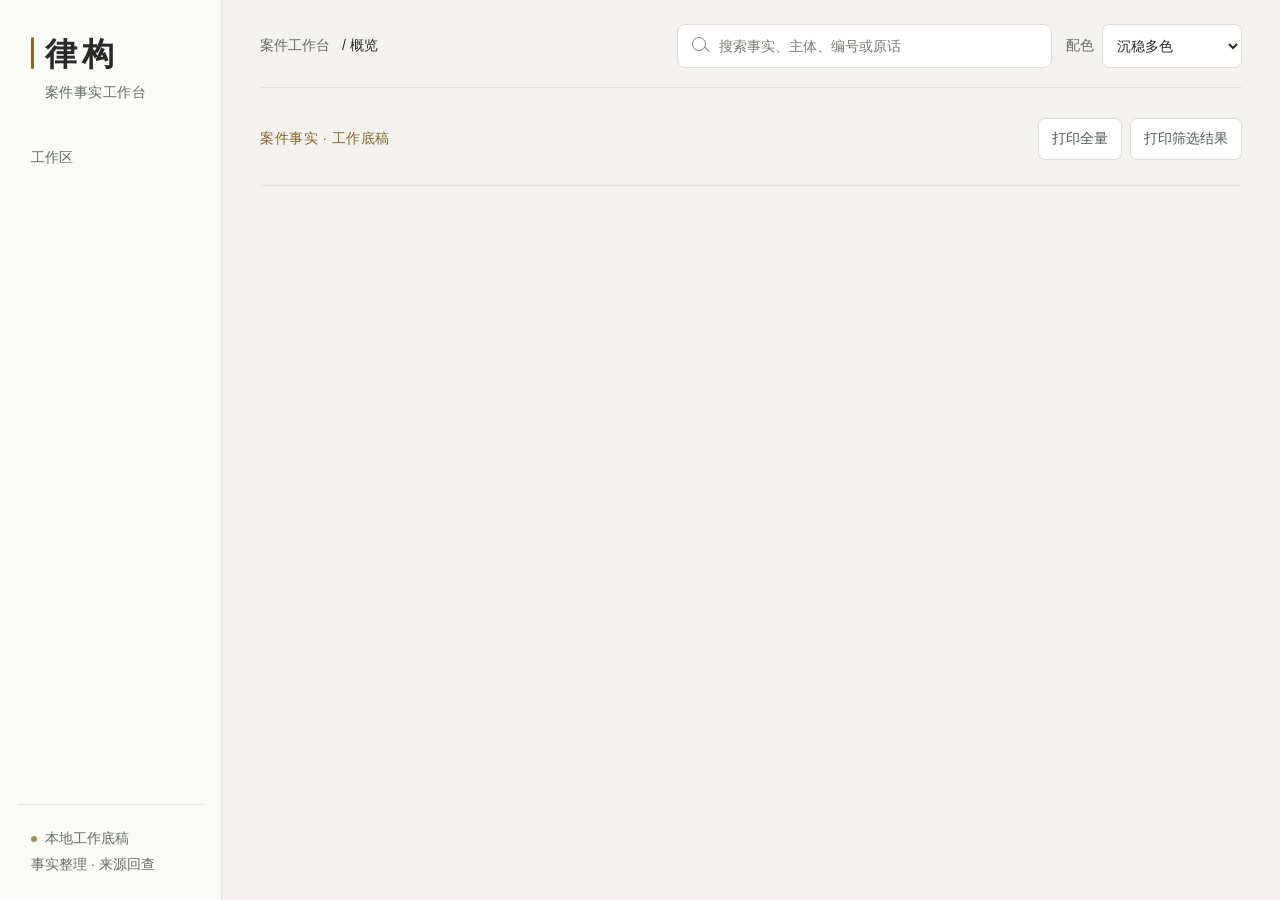
<file: case-fact-structuring/assets/workpaper.html>
<!doctype html>
<html lang="zh-CN" data-theme="muted"><head><meta charset="utf-8"><meta name="viewport" content="width=device-width, initial-scale=1"><title>律构 · 案件事实工作台</title>
<style>
:root{--bg:#f3f2ee;--paper:#fff;--ink:#272a28;--muted:#656c66;--gold:#775c36;--line:#e4e5de;--sand:#9a5146;--soft:#f8ede9;--key:#fbf7ed;--radius:12px}
*{box-sizing:border-box}body{margin:0;background:var(--bg);color:var(--ink);font:15px/1.7 -apple-system,BlinkMacSystemFont,"PingFang SC","Microsoft YaHei",sans-serif}button,input,select{font:inherit}button,a,select{touch-action:manipulation}button{cursor:pointer}button:focus-visible,a:focus-visible,input:focus-visible,select:focus-visible,summary:focus-visible,[data-fact]:focus-visible{outline:2px solid var(--gold);outline-offset:3px}a{color:var(--gold);text-decoration:none}a:hover{text-decoration:underline}[hidden]{display:none!important}
.shell{display:grid;grid-template-columns:222px minmax(0,1fr);min-height:100vh}.sidebar{position:sticky;top:0;height:100vh;padding:34px 18px 22px;background:#fafaf7;border-right:1px solid var(--line);display:flex;flex-direction:column}.brand{position:relative;padding:0 13px 0 27px;font-family:"Songti SC","SimSun",serif;font-size:32px;font-weight:700;line-height:1.25;letter-spacing:.16em}.brand:before{content:"";position:absolute;left:13px;top:3px;width:3px;height:32px;background:var(--gold);border-radius:2px}.brand small{display:block;font-family:-apple-system,BlinkMacSystemFont,"PingFang SC",sans-serif;color:var(--muted);font-size:14px;font-weight:400;letter-spacing:.03em;margin-top:10px}.nav-label{margin:44px 13px 10px;color:var(--muted);font-size:14px}.nav{display:grid;gap:5px}.nav a{position:relative;display:flex;align-items:center;gap:12px;min-height:48px;padding:11px 13px;color:#5b635d;border-radius:8px}.nav a.active{background:#eeeade;color:#57452c;font-weight:600}.nav a.active:before{content:"";position:absolute;left:0;top:15px;bottom:15px;width:3px;background:#9a8055;border-radius:2px}.nav a:hover{background:#f0efe8;text-decoration:none}.nav-icon{display:block;width:19px;height:19px;flex:none;stroke:currentColor;fill:none;stroke-width:1.65;stroke-linecap:round;stroke-linejoin:round}.nav em{margin-left:auto;font-size:14px;font-style:normal;font-weight:400;font-variant-numeric:tabular-nums;color:var(--muted)}.sidebar-foot{margin-top:auto;padding:20px 13px 0;border-top:1px solid var(--line);color:var(--muted);font-size:14px;line-height:1.9}.sidebar-foot span{display:inline-block;width:6px;height:6px;margin-right:8px;border-radius:50%;background:#a98e65;vertical-align:middle}
.main{min-width:0;padding:24px 38px 46px}.topbar{display:flex;justify-content:space-between;align-items:center;gap:20px;padding-bottom:19px;border-bottom:1px solid var(--line)}.breadcrumb{color:var(--muted);font-size:14px}.breadcrumb #current-label{color:var(--ink);margin-left:8px}.search{position:relative;width:min(365px,42vw)}.search:before{content:"";position:absolute;left:15px;top:13px;width:12px;height:12px;border:1.6px solid #7b8179;border-radius:50%;pointer-events:none}.search:after{content:"";position:absolute;left:27px;top:25px;width:6px;border-top:1.6px solid #7b8179;transform:rotate(45deg);pointer-events:none}.search input{width:100%;height:44px;border:1px solid #dcdfd6;background:#fff;border-radius:8px;padding:10px 14px 10px 41px;color:var(--ink);font-size:14px}.search input::placeholder{color:#757b73}.heading{display:flex;justify-content:space-between;align-items:flex-end;gap:24px;margin:30px 0 25px}.heading>div:first-child{min-width:0}.eyebrow{color:var(--gold);font-size:14px;letter-spacing:.04em;margin-bottom:9px}h1{font-family:"Songti SC","SimSun",serif;font-size:30px;font-weight:700;line-height:1.45;letter-spacing:.025em;margin:0;overflow-wrap:anywhere}h2{font-size:18px;font-weight:600;line-height:1.6;margin:0 0 15px}h3{font-size:16px;line-height:1.6;margin:0 0 10px}.subtitle{color:var(--muted);font-size:14px;margin-top:9px}.actions{display:flex;gap:8px;flex-shrink:0;flex-wrap:wrap}.btn{border:1px solid #dcded5;background:#fff;border-radius:7px;min-height:42px;padding:8px 13px;color:#525b53;font-size:14px}.btn:hover{background:#f9faf6;border-color:#b8bdaa}.btn.primary{background:#3c443c;color:#fff;border-color:#3c443c}.view{display:none}.view.active{display:block}
.cards{display:grid;grid-template-columns:repeat(3,minmax(0,1fr));gap:16px}.card,.panel{background:var(--paper);border:1px solid var(--line);border-radius:var(--radius);padding:24px}.card .label{font-size:14px;color:var(--muted)}.metric{font-size:40px;line-height:1.5;font-weight:500;letter-spacing:-.035em;font-variant-numeric:tabular-nums;margin-top:5px}.metric small{font-size:14px;font-weight:400;letter-spacing:0;margin-left:7px;color:var(--muted)}.card .note{font-size:14px;color:var(--muted);margin:7px 0 14px;min-height:47px}.card>.refs{border-top:1px solid #efeee7;padding-top:12px}.refs{display:flex;gap:6px 9px;flex-wrap:wrap}.ref{border:0;background:#f2f1eb;border-radius:4px;padding:2px 7px;min-height:28px;max-width:100%;text-align:left;overflow-wrap:anywhere;color:var(--gold);font-size:14px;line-height:1.65}.ref:hover{background:#ebe6d9;color:#594123}.coverage{display:flex;gap:16px 27px;flex-wrap:wrap;padding:20px 2px 16px;border-bottom:1px solid var(--line);font-size:14px;color:var(--muted)}.coverage strong{font-size:21px;font-weight:500;color:var(--ink);font-variant-numeric:tabular-nums;margin-right:6px}.overview-grid{display:grid;grid-template-columns:minmax(0,1.45fr) minmax(0,1fr);gap:20px;margin-top:22px}.panel h2{padding-bottom:15px;border-bottom:1px solid var(--line)}.panel h2 .muted{margin-left:6px}.mini-row{display:grid;grid-template-columns:101px minmax(0,1fr) 20px;gap:14px;align-items:start;width:100%;border:0;background:transparent;padding:14px 0;text-align:left;color:var(--ink)}.mini-row time{font-size:14px;color:var(--muted)}.mini-row .arrow{color:var(--gold)}.mini-event{border-bottom:1px solid #eeeee8;padding:15px 0}.mini-event:last-child{border-bottom:0;padding-bottom:0}.mini-event .mini-row{padding:0 0 9px}.issue-row{border-bottom:1px solid #eeeee8;padding:15px 0}.issue-row:last-child{border-bottom:0}.issue-row button{background:none;border:0;text-align:left;padding:0;font:inherit;color:var(--ink)}.issue-row small{display:block;color:var(--muted);font-size:14px;margin-top:6px}.empty-key{padding:8px 0;color:var(--muted);font-size:14px}
.chronicle-tools{padding:18px 20px 15px;background:#fff;border:1px solid var(--line);border-radius:var(--radius)}.chronicle-toolbar{display:flex;align-items:center;justify-content:space-between;gap:14px;flex-wrap:wrap;padding-bottom:17px;margin-bottom:16px;border-bottom:1px solid #eeeee8}.segment{display:inline-flex;gap:2px;padding:3px;background:#f1f2ec;border:1px solid #e6e7df;border-radius:8px}.segment button{border:0;border-radius:5px;background:none;color:var(--muted);padding:8px 14px;min-height:39px;font-size:14px;white-space:nowrap}.segment button.active{background:#fff;color:var(--ink);font-weight:600;box-shadow:0 1px 3px #272a2812}.segment:first-child button.active{background:#f5efe1;color:#6d5330;box-shadow:none}.filters{display:flex;gap:9px;flex-wrap:wrap;min-width:0}.filters select{border:1px solid #dfe2d8;background:#fff;border-radius:7px;min-height:41px;padding:7px 28px 7px 11px;font-size:14px;max-width:260px;color:#525b53}.filter-bar{display:flex;align-items:start;gap:12px;flex-wrap:wrap}.advanced{margin:10px 0 0;color:var(--muted);font-size:14px}.advanced summary{cursor:pointer;width:fit-content;max-width:100%;padding:4px 0}.advanced .filters{padding-top:12px;padding-bottom:3px}.result-line{display:flex;justify-content:space-between;align-items:center;gap:12px;padding:0 2px;color:var(--muted);font-size:14px;margin:17px 0 12px}.table-row-btn{border:0;background:none;color:var(--gold);padding:4px 0;font:inherit;text-align:left}.workspace{display:block}.list-panel{min-width:0;background:none}.group-block{margin-bottom:24px}.group-title{display:flex;align-items:center;gap:12px;margin:23px 0 12px;font-size:17px;font-weight:600}.group-title:before{content:"";height:16px;width:3px;background:#b09a73;border-radius:2px}.group-title span{font-size:14px;font-weight:400;color:var(--muted)}.chronicle-wrap,.table-wrap{overflow-x:auto;background:#fff;border:1px solid var(--line);border-radius:var(--radius)}table{border-collapse:collapse;width:100%;font-size:14px;text-align:left}th{background:#f9faf6;color:#626a61;font-weight:500;white-space:nowrap;padding:15px 18px}td{border-top:1px solid #eceee6;vertical-align:top;padding:16px 18px;overflow-wrap:anywhere}.table-wrap td .ref{background:none;padding:0}.chronicle-table{table-layout:fixed;min-width:980px;font-size:14px}.chronicle-table th,.chronicle-table td{padding:15px 16px}.chronicle-table tbody tr[data-fact]{cursor:pointer;transition:background-color .12s}.chronicle-table tr[data-fact]:hover{background:#f7f8f2}.chronicle-table tr.key-row{background:var(--key)}.chronicle-table tr.selected{background:#efe9da;box-shadow:inset 3px 0 #967d52}.chronicle-table tr.selected:hover{background:#efe9da}.chronicle-date{display:block;font-weight:500;color:var(--ink);font-variant-numeric:tabular-nums;line-height:1.6}.chronicle-id{margin-top:5px;color:var(--muted);font-size:14px;font-variant-numeric:tabular-nums;letter-spacing:.025em}.chronicle-summary{display:-webkit-box;-webkit-line-clamp:2;-webkit-box-orient:vertical;overflow:hidden;line-height:1.75}.chronicle-subjects{display:-webkit-box;-webkit-line-clamp:2;-webkit-box-orient:vertical;overflow:hidden;line-height:1.75}.chronicle-table .ref{background:none;padding:0;min-height:25px;text-decoration:none}.chronicle-table .ref:hover,.table-wrap td .ref:hover{color:#594123;text-decoration:underline}.chronicle-money{color:#594c37;font-weight:500;font-variant-numeric:tabular-nums}.chronicle-money .muted{font-weight:400}.key-mark{display:inline-flex;align-items:center;gap:6px;margin-top:6px;color:var(--gold);font-size:14px;line-height:1.5}.key-mark:before{content:"";width:5px;height:5px;border-radius:50%;background:#af915a}.date-divider td{background:#f5f6ef;color:var(--muted);padding:10px 16px;font-size:14px}.pill{display:inline-block;background:#f3f5f0;color:#5a6558;padding:3px 9px;border:1px solid #e6eae1;border-radius:5px;font-size:14px;line-height:1.55;white-space:nowrap;font-weight:400}.pill.warn{background:var(--soft);color:#8a4a3f;border-color:#eeddd5}.chronicle-mobile{display:none}.fact-meta{display:flex;gap:9px;align-items:center;flex-wrap:wrap;margin-top:10px;font-size:14px;color:var(--muted)}.fact-meta b{color:#594c37;font-size:15px;font-weight:500}
.detail{background:#fff;border:1px solid #d9ddd1;border-radius:14px;overflow-y:auto;overscroll-behavior:contain;padding:0 28px 28px;scrollbar-width:thin;scrollbar-color:#d6d9cf transparent}#fact-detail,#entity-detail{position:fixed;right:20px;top:20px;bottom:20px;width:min(540px,46vw);z-index:25;box-shadow:0 18px 55px #272a281c;max-height:none;margin:0}#fact-detail{display:none}#fact-detail.open{display:block}.detail-title{position:sticky;top:0;z-index:2;display:flex;justify-content:space-between;align-items:start;gap:14px;margin:0 -1px 20px;padding:22px 0 18px;background:#fff;border-bottom:1px solid var(--line)}.detail-title>div{min-width:0}.detail-title .eyebrow{margin-bottom:5px;letter-spacing:.04em}.detail-title h2{font-size:19px;line-height:1.7;overflow-wrap:anywhere;margin:0}.close{display:block;flex:none;border:1px solid #e6e9df;background:#fafbf7;color:#6a7367;font-size:24px;line-height:1;width:36px;min-width:36px;height:36px;border-radius:7px}.close:hover{background:#f0f2ea;color:var(--ink)}.data-line{display:flex;gap:16px;margin:12px 0;font-size:14px;line-height:1.8}.data-line .key{color:var(--muted);flex:0 0 86px}.data-line .value{min-width:0;overflow-wrap:anywhere}.detail-section{border-top:1px solid var(--line);margin-top:24px;padding-top:21px}.detail-section h3{font-size:16px;margin-bottom:14px}.detail-section>.refs{margin-top:10px}.quote{padding:16px 18px;background:#f7f7f2;border-left:2px solid #b29b71;margin:11px 0;font-size:15px;line-height:1.85;white-space:pre-wrap;overflow-wrap:anywhere}.citation{margin-bottom:27px}.citation small{display:block;color:var(--muted);font-size:14px;line-height:1.75;overflow-wrap:anywhere;margin-bottom:7px}.citation audio{width:100%;height:38px;margin-top:12px}.citation>a{font-size:14px}.review-note{padding:15px 17px;border:1px solid #eee7d7;border-radius:7px;background:#fcf9f0;font-size:14px;white-space:pre-wrap;overflow-wrap:anywhere}.amount-grid{display:grid;grid-template-columns:repeat(2,minmax(0,1fr));gap:18px;margin-bottom:22px}.amount-grid .card .note{min-height:0}.amount-grid .metric{font-size:34px}.muted,.section-note,.tab-note{color:var(--muted);font-size:14px}.section-note{margin:15px 0 22px;line-height:1.8}.main>#scope{padding-top:20px;margin-top:25px;border-top:1px solid var(--line)}.empty-message{text-align:center;padding:64px 24px;color:var(--muted)}.mobile-overlay,.print-root{display:none}
@media(min-width:1600px){.main{padding-left:52px;padding-right:52px}.heading{margin-top:35px}.chronicle-table th,.chronicle-table td{padding:17px 19px}}
@media(max-width:1100px){.shell{grid-template-columns:192px minmax(0,1fr)}.sidebar{padding-left:13px;padding-right:13px}.main{padding:22px 25px 40px}.heading{align-items:start;flex-wrap:wrap;gap:16px}.heading .actions{margin-left:auto}.card{padding:20px}.metric{font-size:34px}.cards{gap:12px}.overview-grid{grid-template-columns:1fr}#fact-detail,#entity-detail{width:min(540px,60vw)}}
@media(max-width:760px){.shell{display:block}.sidebar{position:sticky;z-index:10;top:0;height:auto;padding:12px 14px 0;background:#fafaf7;border-right:0;border-bottom:1px solid var(--line)}.brand{font-size:23px;padding-left:15px;letter-spacing:.12em}.brand:before{left:3px;top:2px;height:22px;width:2px}.brand small{display:inline;margin-left:12px;letter-spacing:0;font-size:14px}.nav-label,.sidebar-foot{display:none}.nav{display:flex;gap:4px;margin-top:10px;padding:0 0 10px;overflow-x:auto;scrollbar-width:none}.nav::-webkit-scrollbar{display:none}.nav a{flex:none;min-height:44px;padding:8px 11px;font-size:14px;white-space:nowrap;gap:7px}.nav-icon{display:none}.nav a.active:before{display:none}.nav em{font-size:14px}.main{padding:19px 16px 30px}.main,.view,.list-panel{min-width:0;max-width:100%}.topbar{padding-bottom:17px}.breadcrumb{display:none}.search{width:100%;max-width:none}.search input{height:44px}.heading{display:block;margin:23px 0}.eyebrow{margin-bottom:8px}h1{font-size:25px;line-height:1.5}.heading .actions{margin-top:17px}.btn{min-height:44px}.cards{grid-template-columns:1fr;gap:12px}.card,.panel{padding:20px}.metric{font-size:36px}.card .note{min-height:0}.coverage{gap:12px 22px;padding:18px 1px}.coverage strong{font-size:20px}.overview-grid{gap:15px}.mini-row{grid-template-columns:91px minmax(0,1fr) 14px;gap:10px}.chronicle-tools{padding:14px}.chronicle-toolbar{display:grid;grid-template-columns:1fr;gap:9px;padding-bottom:14px;margin-bottom:14px}.segment{display:flex;min-width:0}.segment button{flex:1;min-width:0;padding:8px 9px;min-height:42px}.filters{width:100%;gap:8px}.filters select{flex:1 1 43%;min-width:0;max-width:100%;min-height:44px}.advanced{margin-top:11px}.advanced summary{line-height:1.6}.result-line{margin:17px 0 12px;align-items:start}.chronicle-wrap{display:none}.chronicle-mobile{display:grid;gap:12px}.chronicle-card{position:relative;min-width:0;background:#fff;border:1px solid var(--line);border-radius:10px;padding:17px;cursor:pointer}.chronicle-card.key-row{background:var(--key);border-left:3px solid #b79c69}.chronicle-card.selected{border-color:#9e865b;background:#f6f0e3}.chronicle-card-head{display:flex;justify-content:space-between;align-items:start;gap:12px;margin-bottom:10px;font-weight:500;font-variant-numeric:tabular-nums}.chronicle-card-head .muted{font-weight:400;flex:none}.chronicle-card .chronicle-summary{-webkit-line-clamp:3;line-height:1.8}.chronicle-card .source-brief{border-top:1px solid #eeece3;padding-top:10px;margin-top:12px;overflow-wrap:anywhere}.chronicle-card .fact-meta{margin-bottom:7px}.chronicle-card .source-brief .ref{background:none;padding:0;margin-right:8px}.group-title{margin-top:21px}#fact-detail,#fact-detail.open,#entity-detail{display:none}.mobile-overlay.open{display:block;position:fixed;inset:0;z-index:30;background:#fff;overflow-y:auto;overscroll-behavior:contain}.mobile-overlay .detail{position:static;border:0;border-radius:0;max-height:none;min-height:100dvh;padding:0 20px 26px}.mobile-overlay .detail-title{padding:18px 0 15px;margin-bottom:17px}.mobile-overlay .detail-title h2{font-size:18px}.mobile-overlay .close{width:44px;height:44px;min-width:44px}.data-line{gap:12px}.data-line .key{flex-basis:79px}.quote{padding:14px 15px}.amount-grid{grid-template-columns:1fr;gap:12px}.amount-grid .metric{font-size:30px}.table-wrap{max-width:100%}.table-wrap table{min-width:590px}.table-wrap th,.table-wrap td{padding:13px}}
@media(prefers-reduced-motion:reduce){*{scroll-behavior:auto!important;transition:none!important}}
@media print{@page{size:A4;margin:15mm}body{background:#fff;color:#000;font:10.5pt/1.65 "Songti SC","SimSun",serif}.shell,.mobile-overlay{display:none!important}.print-root{display:block}.print-root h1{font-size:19pt;line-height:1.5}.print-root h2{font-size:13pt;margin-top:22px}.print-fact{padding:14px 0;border-top:1px solid #ccc;break-inside:avoid-page}.print-fact.long{break-inside:auto}.print-fact h3{font-size:11pt;line-height:1.7}.print-root .quote{background:none;font-size:10.5pt;line-height:1.7;padding:10px 13px;border-left:1px solid #999;white-space:pre-wrap;overflow-wrap:anywhere}.print-fact small,.print-root .print-meta{font-size:10pt}.print-root .review-note{background:none;border:1px solid #ccc}.print-root .group-title{break-after:avoid-page}.print-root .group-title:before{display:none}.print-root .print-group{margin-top:18px}.print-root .print-issue{break-inside:avoid-page}.print-root a{color:#000}.print-root .refs,audio,button{display:none!important}.print-root *{max-width:100%;overflow-wrap:anywhere}.print-root .print-fact{overflow:visible}}

/* Themes change presentation only; case data and review decisions stay in the workpaper. */
html[data-theme="muted"]{--bg:#f3f2ee;--blue:#35618a;--blue-soft:#eff2f6;--green:#26776f;--green-soft:#eef4f3;--purple:#746085;--purple-soft:#f4f2f5;--gold:#86662a;--gold-soft:#f5f3ee;--red:#995742;--red-soft:#f7f2f0;--verified:#3e7551;--verified-soft:#f0f4f1;--neutral:#656c66;--neutral-soft:#f3f3f3;--sand:var(--red);--soft:var(--red-soft)}
html[data-theme="bright"]{--bg:#f4f7fc;--blue:#245ec7;--blue-soft:#edf2fb;--green:#087a69;--green-soft:#ebf4f3;--purple:#7b4ca5;--purple-soft:#f4f1f8;--gold:#946100;--gold-soft:#f6f2eb;--red:#b34334;--red-soft:#f9f0ef;--verified:#2f7840;--verified-soft:#eef4f0;--neutral:#656c66;--neutral-soft:#f3f3f3;--sand:var(--red);--soft:var(--red-soft)}
.topbar-tools{display:flex;align-items:center;gap:14px;flex:0 1 565px;min-width:0;max-width:100%}.topbar-tools .search{flex:1;min-width:180px;width:365px}.theme-control{display:flex;align-items:center;gap:8px;flex:none;font-size:14px;color:var(--muted)}.theme-control select{width:140px;min-height:44px;padding:8px 27px 8px 10px;border:1px solid #dcded5;border-radius:7px;background:#fff;color:var(--ink);font-size:14px}
@media screen{
html:not([data-theme="classic"]){--tone:var(--blue);--tone-soft:var(--blue-soft)}
html:not([data-theme="classic"]) [data-tone="blue"]{--tone:var(--blue);--tone-soft:var(--blue-soft)}
html:not([data-theme="classic"]) [data-tone="green"]{--tone:var(--green);--tone-soft:var(--green-soft)}
html:not([data-theme="classic"]) [data-tone="purple"]{--tone:var(--purple);--tone-soft:var(--purple-soft)}
html:not([data-theme="classic"]) [data-tone="gold"]{--tone:var(--gold);--tone-soft:var(--gold-soft)}
html:not([data-theme="classic"]) [data-tone="red"]{--tone:var(--red);--tone-soft:var(--red-soft)}
html:not([data-theme="classic"]) [data-tone="verified"]{--tone:var(--verified);--tone-soft:var(--verified-soft)}
html:not([data-theme="classic"]) [data-tone="neutral"]{--tone:var(--neutral);--tone-soft:var(--neutral-soft)}
html:not([data-theme="classic"]) .nav-icon{color:var(--tone)}
html:not([data-theme="classic"]) .nav a.active{background:var(--tone-soft);color:var(--tone)}
html:not([data-theme="classic"]) .nav a.active:before{background:var(--tone)}
html:not([data-theme="classic"]) .nav a:hover{background:var(--tone-soft)}
html:not([data-theme="classic"]) .view>h2,html:not([data-theme="classic"]) .panel h2,html:not([data-theme="classic"]) .detail-title h2,html:not([data-theme="classic"]) .detail-section h3{color:var(--tone)}
html:not([data-theme="classic"]) .amount-card{background:var(--tone-soft);border-top:3px solid var(--tone)}
html:not([data-theme="classic"]) .amount-card .label,html:not([data-theme="classic"]) .amount-card .metric{color:var(--tone)}
html:not([data-theme="classic"]) .coverage [data-tone] strong{color:var(--tone)}
html:not([data-theme="classic"]) .view .table-wrap th,html:not([data-theme="classic"]) .chronicle-table th{background:var(--tone-soft);color:var(--tone)}
html:not([data-theme="classic"]) .pill{background:var(--tone-soft);color:var(--tone);border-color:var(--tone-soft)}
html:not([data-theme="classic"]) .segment button.active,html:not([data-theme="classic"]) .segment:first-child button.active{background:var(--blue-soft);color:var(--blue);box-shadow:none}
html:not([data-theme="classic"]) #scope-key.active{background:var(--key);color:var(--gold)}
html:not([data-theme="classic"]) .group-title:before{background:var(--blue)}
html:not([data-theme="classic"]) .chronicle-table tr.selected,html:not([data-theme="classic"]) .chronicle-table tr.selected:hover{background:var(--blue-soft);box-shadow:inset 3px 0 var(--blue)}
html:not([data-theme="classic"]) .chronicle-card.selected{background:var(--blue-soft);border-color:var(--blue)}
html:not([data-theme="classic"]) .chronicle-card.key-row{border-left-color:var(--gold)}
html:not([data-theme="classic"]) .key-mark:before{background:var(--gold)}
html:not([data-theme="classic"]) .detail .quote{border-left-color:var(--tone)}
html:not([data-theme="classic"]) .detail .eyebrow{color:var(--tone)}
}
@media(max-width:1100px){.topbar{flex-wrap:wrap}.topbar-tools{flex:1 1 470px}}
@media(max-width:760px){.topbar-tools{display:grid;grid-template-columns:minmax(0,1fr);gap:12px;flex-basis:100%;width:100%}.topbar-tools .search{min-width:0;width:100%}.theme-control{justify-content:flex-end}.theme-control select{width:160px}}
</style></head><body><div class="shell"><aside class="sidebar"><div class="brand">律构<small>案件事实工作台</small></div><div class="nav-label">工作区</div><nav class="nav" id="nav"></nav><div class="sidebar-foot"><span></span>本地工作底稿<br>事实整理 · 来源回查</div></aside><main class="main"><header class="topbar"><span class="breadcrumb">案件工作台 <span id="current-label">/ 概览</span></span><div class="topbar-tools"><label class="search"><input id="search" type="search" placeholder="搜索事实、主体、编号或原话" aria-label="搜索底稿"></label><label class="theme-control"><span>配色</span><select id="theme-picker" aria-label="配色主题"><option value="muted">沉稳多色</option><option value="bright">明快彩色</option><option value="classic">现有灰金</option></select></label></div></header><div class="heading"><div><div class="eyebrow">案件事实 · 工作底稿 <span id="demo-label"></span></div><h1 id="case-name"></h1><div class="subtitle" id="case-meta"></div></div><div class="actions"><button class="btn" id="print-all">打印全量</button><button class="btn" id="print-current">打印筛选结果</button></div></div><section class="view" id="overview" data-tone="blue"></section><section class="view" id="facts" data-tone="blue"><div class="chronicle-tools"><div class="chronicle-toolbar"><div class="segment" aria-label="事项范围"><button data-scope="all" id="scope-all">全部事项</button><button data-scope="key" id="scope-key">已选重点</button></div><div class="segment" aria-label="浏览顺序"><button data-layout="time" id="layout-time">按时间</button><button data-layout="group" id="layout-group">按整理分组</button></div></div><div class="filter-bar"><div class="filters" id="filters"></div></div><details class="advanced"><summary>更多筛选</summary><div class="filters" id="advanced-filters"></div></details></div><div class="result-line"><span id="result-count"></span><button class="table-row-btn" id="reset">重置筛选</button></div><div class="workspace"><div class="list-panel" id="fact-list"></div><aside class="detail" id="fact-detail" data-tone="blue" aria-label="大事记详情"></aside></div></section><section class="view" id="materials" data-tone="green"></section><section class="view" id="subjects" data-tone="purple"></section><section class="view" id="amounts" data-tone="gold"></section><section class="view" id="issues" data-tone="red"></section><section class="view" id="changes" data-tone="neutral"></section><aside class="detail" id="entity-detail" hidden></aside><div class="section-note" id="scope"></div></main></div><div class="mobile-overlay" id="mobile-detail"></div><div class="print-root" id="print-root"></div>
<script id="case-data" type="application/json">__CASE_DATA__</script><script>
'use strict';
const THEME_IDS=['muted','bright','classic'],THEME_KEY='lugou.workpaper.theme';
function applyTheme(value,persist=false){const theme=THEME_IDS.includes(value)?value:'muted';document.documentElement.dataset.theme=theme;document.getElementById('theme-picker').value=theme;if(persist){try{window.localStorage.setItem(THEME_KEY,theme)}catch{}}return theme;}
let savedTheme='muted';try{savedTheme=window.localStorage.getItem(THEME_KEY)||'muted'}catch{}applyTheme(savedTheme);
document.getElementById('theme-picker').addEventListener('change',e=>applyTheme(e.target.value,true));
const viewTone={overview:'blue',facts:'blue',materials:'green',subjects:'purple',amounts:'gold',issues:'red',changes:'neutral'};
const amountTone=role=>['协议总额','协议分项'].includes(role)?'blue':['流水发生额','回款记载'].includes(role)?'green':['一方主张','主张拆项'].includes(role)?'purple':'gold';
const STATUS_TONES=Object.assign(Object.create(null),{'未复核':'neutral','已核对原件':'verified','需补核':'gold','存在异议':'red','已提取':'green','部分提取':'gold','无法读取':'red','待补核':'gold','已收到待核':'blue','已核实关闭':'verified','冲突':'red','缺口':'gold','识别疑点':'gold','待确认变更':'gold'});
const statusTone=value=>STATUS_TONES[value]||'neutral';
const entityTone=id=>id.startsWith('M')?'green':id.startsWith('S')?'purple':id.startsWith('Q')?'red':'blue';

const D=JSON.parse(document.getElementById('case-data').textContent),M=Object.fromEntries(D.materials.map(x=>[x.id,x])),S=Object.fromEntries(D.subjects.map(x=>[x.id,x])),R=Object.fromEntries(D.citations.map(x=>[x.id,x])),F=Object.fromEntries(D.facts.map(x=>[x.id,x])),Q=Object.fromEntries(D.issues.map(x=>[x.id,x]));
const esc=s=>String(s??'').replace(/[&<>"']/g,c=>({'&':'&amp;','<':'&lt;','>':'&gt;','"':'&quot;',"'":'&#39;'}[c]));
const money=(a,c='CNY')=>a==null?'—':Number(a).toLocaleString('zh-CN',{maximumFractionDigits:2})+(c==='CNY'?' 元':' '+c);
const humanMoney=a=>a==null?'—':(Math.abs(a)>=10000?(a/10000).toLocaleString('zh-CN',{maximumFractionDigits:2})+' 万元':money(a));
const text=f=>f.manual?.description??f.description,amt=f=>f.manual?.amount??f.amount;
const state={view:'facts',query:'',subject:'',material:'',category:'',batch:'',kind:'',review:'',group:'',scope:'all',layout:'time',selected:null,printAll:true};
const navs=[['overview','案件概览',''],['facts','大事记',D.facts.length],['materials','材料',D.materials.length],['subjects','主体',D.subjects.length],['amounts','金额',''],['issues','待核',D.issues.filter(q=>q.progress!=='已核实关闭').length],['changes','更新',D.changes.length]];
const ref=(id,label=id)=>`<button class="ref" data-open="${esc(id)}">${esc(label)}</button>`;
const refs=ids=>`<div class="refs">${(ids||[]).map(id=>ref(id)).join('')}</div>`;
const badge=s=>`<span data-tone="${statusTone(s)}" class="pill ${['需补核','存在异议','冲突','缺口','识别疑点','待确认变更'].includes(s)?'warn':''}">${esc(s)}</span>`;
const citation=id=>{const r=R[id];if(!r)return '';const loc=r.locator||{};return `<div class="citation" id="quote-${esc(id)}"><div class="muted">${ref(id)} ${ref(r.material_id,M[r.material_id]?.filename||r.material_id)}</div><div class="quote">${esc(r.quote)}</div><small>${esc(r.location)} · ${esc(r.verification)}</small>${r.source_href?`<a href="${esc(r.source_href)}" target="_blank" rel="noopener">查看原件</a>`:'<small>原件缺失或已变更，须补提供</small>'}${r.audio_href?`<audio controls preload="metadata" src="${esc(r.audio_href)}#t=${loc.start||0},${loc.end||''}"></audio><button class="ref" data-play="${esc(id)}">定位 ${Number(loc.start||0).toFixed(1)} 秒</button>`:''}</div>`};
const issueRelated=(q,f)=>(q.fact_ids||[]).includes(f.id)||(q.citation_ids||[]).some(id=>f.citation_ids.includes(id))||(!(q.fact_ids||[]).length&&(q.material_ids||[]).some(mid=>f.citation_ids.some(id=>R[id]?.material_id===mid)));
const line=(key,value)=>`<div class="data-line"><span class="key">${esc(key)}</span><span class="value">${value}</span></div>`;
function factHTML(f){return `<div class="detail-title"><div><div class="eyebrow">${esc(f.id)} · ${esc(f.kind)}</div><h2>${esc(text(f))}</h2></div><button class="close" data-close aria-label="关闭详情">×</button></div>${line('原始时间',esc(f.date.raw))}${f.manual?.date_raw?line('人工时间',esc(f.manual.date_raw)):''}${line('涉及主体',(f.subject_ids||[]).map(id=>ref(id,S[id]?.name||id)).join(' '))}${f.amount!=null?line('材料金额',esc(money(f.amount,f.currency))):''}${f.manual?.amount!=null?line('人工金额',esc(money(f.manual.amount,f.manual.currency||f.currency))):''}${f.amount_role?line('金额角色',esc(f.amount_role)):''}${f.transaction_id?line('交易编号',esc(f.transaction_id)):''}${f.agreement_round?line('协议轮次',esc(f.agreement_round)):''}${line('整理分组',esc(f.manual?.chronicle_group?.trim()||'未分组'))}${line('重点选择',f.manual?.is_key===true?'人工选为重点':f.manual?.is_key===false?'人工选择：否':'尚未选择')}${line('复核状态',badge(f.review_status||'未复核'))}<p class="muted">分组与重点仅为人工整理选择；原件核对情况以复核状态为准。</p>${f.reviewed_by?line('复核记录',esc(f.reviewed_by+' '+(f.reviewed_at||''))):''}<div class="detail-section"><h3>连续原话与准确出处</h3>${(f.citation_ids||[]).map(citation).join('')}</div><div class="detail-section"><h3>人工备注</h3><div class="review-note">${esc(f.review_note||'尚未填写复核备注')}</div>${f.manual?.description!=null?`<p class="muted">原始摘要：${esc(f.description)}</p>`:''}${refs(f.checked_citation_ids||[])}</div><div class="detail-section"><h3>关联待核事项</h3>${D.issues.filter(q=>issueRelated(q,f)).map(q=>`<div class="issue-row">${ref(q.id,q.title)} ${badge(q.progress||'待补核')}</div>`).join('')||'<p class="muted">未列出关联问题</p>'}</div>`}
const orderedFacts=[...D.facts].sort((a,b)=>(a.date.iso||'9999').localeCompare(b.date.iso||'9999')||a.id.localeCompare(b.id));
const searchIndex=Object.fromEntries(D.facts.map(f=>[f.id,[f.id,f.description,f.manual?.description,f.date.raw,f.manual?.date_raw,f.manual?.chronicle_group,f.review_note,f.amount,f.amount==null?'':f.amount/10000,f.manual?.amount,f.manual?.amount==null?'':f.manual.amount/10000,f.currency,f.manual?.currency,f.transaction_id,f.agreement_round,f.amount_role,...(f.subject_ids||[]).flatMap(id=>[id,S[id]?.name,...(S[id]?.aliases||[])]),...(f.citation_ids||[]).flatMap(id=>[id,R[id]?.quote,R[id]?.filename,R[id]?.material_id])].join(' ').toLowerCase()]));
const groupName=f=>f.manual?.chronicle_group?.trim()||'';
const groupOrder=[...new Set(orderedFacts.map(groupName).filter(Boolean))];
function groupedFacts(records,layout=state.layout){const section=rows=>[{label:'',rows:rows.filter(f=>f.date.iso)},{label:'日期未明确 / 区间待定位',rows:rows.filter(f=>!f.date.iso)}].filter(x=>x.rows.length);if(layout==='time')return [{label:'时间顺序',rows:records,sections:section(records)}];return [...groupOrder,''].map(g=>{const rows=records.filter(f=>groupName(f)===g);return {label:g||'未分组',rows,sections:section(rows)}}).filter(g=>g.rows.length);}
const sourceBrief=f=>{const mids=[...new Set(f.citation_ids.map(id=>R[id]?.material_id).filter(Boolean))];return mids.slice(0,2).map(id=>ref(id)).join(' ')+(mids.length>2?` <span class="muted">等 ${mids.length} 份</span>`:'')+`<div class="muted">${f.citation_ids.length} 处引用</div>`};
const keyMark=f=>f.manual?.is_key===true?'<span class="key-mark">人工重点</span>':'';
function filtered(){const q=state.query.trim().toLowerCase();return orderedFacts.filter(f=>(state.scope!=='key'||f.manual?.is_key===true)&&(!q||searchIndex[f.id].includes(q))&&(!state.group||(state.group==='__ungrouped__'?!groupName(f):groupName(f)===state.group.slice(2)))&&(!state.subject||(f.subject_ids||[]).includes(state.subject))&&(!state.kind||f.kind===state.kind)&&(!state.review||(f.review_status||'未复核')===state.review)&&(!state.material||f.citation_ids.some(id=>R[id]?.material_id===state.material))&&(!state.category||f.citation_ids.some(id=>M[R[id]?.material_id]?.category===state.category))&&(!state.batch||f.citation_ids.some(id=>M[R[id]?.material_id]?.batch_id===state.batch)));}
function closeDetails(){state.selected=null;document.getElementById('mobile-detail').classList.remove('open');document.body.style.overflow='';document.getElementById('entity-detail').hidden=true;renderFacts();}
function showFact(id){if(!F[id])return;state.selected=id;renderFacts();if(!state.selected)return;if(matchMedia('(max-width:760px)').matches){const o=document.getElementById('mobile-detail');o.innerHTML=`<div class="detail" data-tone="blue">${factHTML(F[id])}</div>`;o.classList.add('open');document.body.style.overflow='hidden'}}
function renderFacts(){const fs=filtered();if(state.selected&&!fs.some(f=>f.id===state.selected)){state.selected=null;document.getElementById('mobile-detail').classList.remove('open');document.body.style.overflow='';}const groups=groupedFacts(fs);document.getElementById('result-count').textContent=`${fs.length} 条事项 / 全案 ${D.facts.length} 条${state.layout==='group'?' · '+groups.length+' 个整理分组':''}`;for(const k of ['all','key']){const b=document.getElementById('scope-'+k);b.classList.toggle('active',state.scope===k);b.setAttribute('aria-pressed',String(state.scope===k));b.textContent=(k==='all'?'全部事项 '+D.facts.length:'已选重点 '+D.facts.filter(f=>f.manual?.is_key===true).length);}for(const k of ['time','group']){const b=document.getElementById('layout-'+k);b.classList.toggle('active',state.layout===k);b.setAttribute('aria-pressed',String(state.layout===k));}
const row=f=>`<tr tabindex="0" role="button" aria-label="查看 ${esc(f.id)} 详情" data-fact="${f.id}" class="${f.id===state.selected?'selected ':''}${f.manual?.is_key===true?'key-row':''}"><td><span class="chronicle-date">${esc(f.manual?.date_raw||f.date.raw)}</span><div class="chronicle-id">${f.id}</div></td><td><div class="chronicle-summary">${esc(text(f))}</div>${keyMark(f)}</td><td><div class="chronicle-subjects">${(f.subject_ids||[]).map(id=>ref(id,S[id]?.name||id)).join('、')}</div></td><td class="chronicle-money">${esc(money(amt(f),f.manual?.currency||f.currency))}${f.manual?.amount!=null?'<div class="muted">人工更正</div>':''}</td><td>${sourceBrief(f)}</td><td>${badge(f.review_status||'未复核')}</td></tr>`;
const card=f=>`<article tabindex="0" role="button" aria-label="查看 ${esc(f.id)} 详情" data-fact="${f.id}" class="chronicle-card ${f.id===state.selected?'selected ':''}${f.manual?.is_key===true?'key-row':''}"><div class="chronicle-card-head"><span>${esc(f.manual?.date_raw||f.date.raw)}</span><span class="muted">${f.id}</span></div><div class="chronicle-summary">${esc(text(f))}</div>${keyMark(f)}<div class="fact-meta">${amt(f)!=null?`<b>${esc(money(amt(f),f.manual?.currency||f.currency))}</b>`:''}${badge(f.review_status||'未复核')}</div><div class="muted">${esc((f.subject_ids||[]).map(id=>S[id]?.name||id).join('、'))}</div><div class="source-brief">${sourceBrief(f)}</div></article>`;
document.getElementById('fact-list').innerHTML=groups.map(g=>`<div class="group-block">${state.layout==='group'?`<h2 class="group-title">${esc(g.label)} <span>${g.rows.length} 条</span></h2>`:''}<div class="chronicle-wrap"><table class="chronicle-table"><colgroup><col style="width:16%"><col style="width:31%"><col style="width:16%"><col style="width:13%"><col style="width:10%"><col style="width:14%"></colgroup><thead><tr><th>时间与编号</th><th>事项摘要</th><th>主体</th><th>金额</th><th>来源</th><th>复核状态</th></tr></thead><tbody>${g.sections.map(part=>(part.label?`<tr class="date-divider"><td colspan="6">${esc(part.label)} · ${part.rows.length} 条</td></tr>`:'')+part.rows.map(row).join('')).join('')}</tbody></table></div><div class="chronicle-mobile">${g.sections.map(part=>(part.label?`<h3 class="muted">${esc(part.label)} · ${part.rows.length} 条</h3>`:'')+part.rows.map(card).join('')).join('')}</div></div>`).join('')||'<div class="empty-message">没有匹配事项，请调整关键词或筛选条件</div>';
const panel=document.getElementById('fact-detail');panel.className='detail'+(state.selected?' open':'');panel.innerHTML=state.selected?factHTML(F[state.selected]):'';}

function overview(){const sums=D.case.amount_summaries||[],keys=orderedFacts.filter(f=>f.manual?.is_key===true);const covered=D.materials.filter(m=>m.state==='已提取').length,read=D.materials.flatMap(m=>m.units||[]).filter(u=>u.reading?.status==='已读').length,units=D.materials.flatMap(m=>m.units||[]).length;document.getElementById('overview').innerHTML=`<div class="cards">${sums.slice(0,3).map(a=>`<div class="card amount-card" data-tone="${amountTone(a.role)}"><div class="label">${esc(a.label)}</div><div class="metric">${Number(a.amount/10000).toLocaleString('zh-CN',{maximumFractionDigits:2})}<small>万元</small></div><div class="note">${esc(a.party||a.role||'')} ${esc(a.version||'')}<br>${esc(a.detail||'')}</div>${refs(a.citation_ids)}</div>`).join('')||'<div class="card">尚未设置有来源的金额摘要</div>'}</div><div class="coverage"><span data-tone="green"><strong>${D.materials.length}</strong>份材料</span><span data-tone="green"><strong>${covered}</strong>完整提取</span><span data-tone="blue"><strong>${read}/${units}</strong>单元已读</span><span data-tone="verified"><strong>${D.facts.filter(f=>f.review_status==='已核对原件').length}</strong>事实核过原件</span><span data-tone="gold"><strong>${D.issues.filter(q=>q.progress!=='已核实关闭').length}</strong>待核问题</span></div>${D.case.demo_manual_note?`<p class="section-note">${esc(D.case.demo_manual_note)}</p>`:''}<div class="overview-grid"><div class="panel" data-tone="gold"><h2>已选重点 <span class="muted">${keys.length} 条</span></h2>${keys.length?keys.map(f=>`<div class="mini-event"><button class="mini-row" data-open="${f.id}"><time>${esc(f.date.raw)}</time><span>${esc(text(f))}</span><span class="arrow">↗</span></button>${refs(f.citation_ids)}</div>`).join(''):'<div class="empty-key">尚未人工选择重点。<p>在 Excel“重点事项”列填写“是”，回导后重新生成。</p><button class="ref" data-view="facts">进入大事记</button></div>'}</div><div class="panel" data-tone="red"><h2>待核入口</h2>${D.issues.filter(q=>q.progress!=='已核实关闭').slice(0,6).map(q=>`<div class="issue-row"><button data-open="${q.id}">${esc(q.title)}</button><small>${esc(q.id+' · '+q.kind)}</small></div>`).join('')||'<p class="muted">尚未列出待核事项</p>'}</div></div>`}
const table=(heads,rows)=>`<div class="table-wrap"><table><thead><tr>${heads.map(h=>`<th>${esc(h)}</th>`).join('')}</tr></thead><tbody>${rows.join('')||`<tr><td colspan="${heads.length}" class="empty-message">没有匹配记录</td></tr>`}</tbody></table></div>`;
function renderSections(){const q=state.query.toLowerCase();document.getElementById('materials').innerHTML=`<h2>材料目录</h2><p class="section-note">提取状态表示读取覆盖；原件核对情况记录在事实中。</p>`+table(['编号 / 材料','类别 · 批次','提取状态','关系 / 缺口'],D.materials.filter(m=>[m.id,m.filename,m.category,m.batch_id,...(m.notes||[])].join(' ').toLowerCase().includes(q)).map(m=>`<tr><td>${ref(m.id,m.id+' '+m.filename)}</td><td>${esc(m.category||'未分类')}<br><span class="muted">${esc(m.batch_id||'未标批次')} · ${esc(m.document_form||'形态待核')}</span></td><td>${badge(m.state)}<br><span class="muted">${(m.units||[]).length} 个提取单元</span></td><td>${m.duplicate_of?ref(m.duplicate_of,'重复 '+m.duplicate_of):''}${m.version_of?ref(m.version_of,'前版 '+m.version_of):''}<span class="muted">${esc((m.notes||[]).join('；'))}</span></td></tr>`));document.getElementById('subjects').innerHTML='<h2>主体与原始称谓</h2>'+table(['编号 / 称谓','材料中角色','别称','身份边界'],D.subjects.filter(s=>[s.id,s.name,s.role,...(s.aliases||[])].join(' ').toLowerCase().includes(q)).map(s=>`<tr><td>${ref(s.id,s.id+' '+s.name)}</td><td>${esc(s.role)}</td><td>${esc((s.aliases||[]).join('、'))}</td><td>${esc(s.identity_note||'身份关联仍须有来源支持')}</td></tr>`));document.getElementById('issues').innerHTML='<h2>冲突与待核</h2>'+table(['编号 / 问题','类型','办理状态','下一步'],D.issues.filter(x=>[x.id,x.title,x.detail,x.next_step].join(' ').toLowerCase().includes(q)).map(x=>`<tr><td>${ref(x.id,x.id+' '+x.title)}</td><td>${badge(x.kind)}</td><td>${badge(x.progress||'待补核')}</td><td>${esc(x.next_step)}</td></tr>`));document.getElementById('changes').innerHTML='<h2>更新记录</h2>'+table(['时间','变更类型','关联对象','内容'],D.changes.filter(c=>[c.type,c.detail,c.target_id].join(' ').toLowerCase().includes(q)).map(c=>`<tr><td>${esc(c.at.replace('T',' '))}</td><td>${esc(c.type)}</td><td>${c.target_id?ref(c.target_id):''}</td><td>${esc(c.detail)}</td></tr>`));renderAmounts();}
function amountGroups(){const groups={};for(const f of D.facts.filter(f=>f.amount!=null)){const role=f.amount_role||'未标金额角色',key=role+'|'+(f.transaction_id||f.id);(groups[key]??={role,transaction:f.transaction_id||'',facts:[]}).facts.push(f)}return Object.values(groups).map(g=>({...g,amounts:[...new Set(g.facts.map(f=>f.amount))]}));}
function renderAmounts(){document.getElementById('amounts').innerHTML=`<h2>金额核对</h2><p class="section-note">按材料口径分别列示。相同角色且交易编号相同的引用并列；交易不明不合并。人工更正见事实详情。</p><div class="amount-grid">${(D.case.amount_summaries||[]).map(a=>`<div class="card amount-card" data-tone="${amountTone(a.role)}"><div class="label">${esc(a.label)}</div><div class="metric">${esc(humanMoney(a.amount))}</div><div class="note">${esc(a.party||'')} ${esc(a.version||'')}<br>${esc(a.detail||'')}</div>${refs(a.fact_ids)}${refs(a.citation_ids)}</div>`).join('')}</div>`+table(['金额角色','交易编号 / 事实','原始金额','记载方 / 材料版本','关联记录'],amountGroups().filter(g=>[g.role,g.transaction,...g.facts.map(f=>searchIndex[f.id])].join(' ').includes(state.query.toLowerCase())).map(g=>`<tr><td>${esc(g.role)}</td><td>${esc(g.transaction||'编号未明，分别保留')}</td><td>${g.amounts.map(a=>esc(money(a))).join('<br>')}${g.amounts.length>1?' '+badge('存在异议'):''}</td><td>${esc([...new Set(g.facts.flatMap(f=>(f.subject_ids||[]).map(id=>S[id]?.name||id)))].join('、'))}<br><span class="muted">${esc([...new Set(g.facts.flatMap(f=>f.citation_ids.map(id=>R[id]?.filename||id)))].join('；'))}</span></td><td>${refs(g.facts.map(f=>f.id))}</td></tr>`));}
function entityHTML(id){if(M[id]){const m=M[id];return `<div class="detail-title"><h2>${esc(m.id+' '+m.filename)}</h2><button class="close" data-close>×</button></div>${line('读取状态',badge(m.state))}${line('类别 / 批次',esc((m.category||'未分类')+' / '+(m.batch_id||'未标定')))}${line('读取说明',esc((m.notes||[]).join('；')||'提取文字仍须按出处回原件'))}${m.source_href?`<a href="${esc(m.source_href)}" target="_blank" rel="noopener">查看原件</a>`:''}<div class="detail-section"><h3>关联待核事项</h3>${refs(D.issues.filter(q=>(q.material_ids||[]).includes(id)).map(q=>q.id))}</div><div class="detail-section"><h3>相关事实</h3>${refs(D.facts.filter(f=>f.citation_ids.some(r=>R[r]?.material_id===id)).map(f=>f.id))}</div><div class="detail-section"><h3>原话与出处</h3>${D.citations.filter(r=>r.material_id===id).map(r=>citation(r.id)).join('')||'<span class="muted">没有引用；请查看材料提取与阅读状态</span>'}</div>`}if(S[id]){const s=S[id];return `<div class="detail-title"><h2>${esc(s.name)}</h2><button class="close" data-close>×</button></div>${line('原始角色',esc(s.role))}${line('其它称谓',esc((s.aliases||[]).join('、')))}${line('身份边界',esc(s.identity_note))}<div class="detail-section"><h3>相关材料</h3>${refs(s.material_ids)}</div><div class="detail-section"><h3>相关事实</h3>${refs(D.facts.filter(f=>(f.subject_ids||[]).includes(id)).map(f=>f.id))}</div>`}if(Q[id]){const x=Q[id];return `<div class="detail-title"><div><div class="eyebrow">${x.id} · ${esc(x.kind)}</div><h2>${esc(x.title)}</h2></div><button class="close" data-close>×</button></div><div class="quote">${esc(x.detail)}</div>${line('办理状态',badge(x.progress||'待补核'))}${line('下一步',esc(x.next_step))}${line('核查结果',esc(x.resolution_note||'尚未记录'))}${line('复核备注',esc(x.review_note||'尚未填写'))}<div class="detail-section"><h3>相关事实与材料</h3>${refs(x.fact_ids)}${refs(x.material_ids)}${refs(x.received_material_ids)}</div><div class="detail-section"><h3>相关原话</h3>${(x.citation_ids||[]).map(citation).join('')}</div>`}if(R[id])return `<div class="detail-title"><h2>原文引用 ${esc(id)}</h2><button class="close" data-close aria-label="关闭详情">×</button></div>${citation(id)}${refs(D.facts.filter(f=>f.citation_ids.includes(id)).map(f=>f.id))}`;return '<p class="muted">未找到该关联对象</p>'}
function openEntity(id){if(F[id]){resetFilters();navigate('facts');showFact(id);return}if(M[id])navigate('materials');else if(S[id])navigate('subjects');else if(Q[id])navigate('issues');const html=entityHTML(id),e=document.getElementById('entity-detail');e.hidden=false;e.dataset.tone=entityTone(id);e.innerHTML=html;if(matchMedia('(max-width:760px)').matches){const o=document.getElementById('mobile-detail');o.innerHTML='<div class="detail" data-tone="'+entityTone(id)+'">'+html+'</div>';o.classList.add('open');document.body.style.overflow='hidden'}else e.scrollIntoView({block:'nearest',behavior:'smooth'});}
function navigate(view){if(view==='timeline')view='facts';state.view=navs.some(x=>x[0]===view)?view:'overview';document.querySelectorAll('.view').forEach(e=>e.classList.toggle('active',e.id===state.view));document.querySelectorAll('.nav a').forEach(e=>e.classList.toggle('active',e.dataset.view===state.view));document.getElementById('current-label').textContent='/ '+navs.find(x=>x[0]===state.view)[1];document.getElementById('entity-detail').hidden=true;history.replaceState(null,'','#'+state.view);}
function resetFilters(){for(const k of ['query','subject','material','category','batch','kind','review','group'])state[k]='';state.scope='all';document.getElementById('search').value='';document.querySelectorAll('#filters select, #advanced-filters select').forEach(e=>e.value='');renderFacts();renderSections();}
function makeFilters(){const select=(k,label,items)=>`<select data-filter="${k}" aria-label="${label}"><option value="">${label}</option>${items.map(([v,l])=>`<option value="${esc(v)}">${esc(l)}</option>`).join('')}</select>`;document.getElementById('filters').innerHTML=select('subject','全部主体',D.subjects.map(s=>[s.id,s.name]))+select('review','复核状态',['未复核','已核对原件','需补核','存在异议'].map(x=>[x,x]))+select('group','整理分组',[...groupOrder.map(x=>['g:'+x,x]),['__ungrouped__','未分组']]);document.getElementById('advanced-filters').innerHTML=select('material','全部材料',D.materials.map(m=>[m.id,m.id+' '+m.filename]))+select('category','材料类别',[...new Set(D.materials.map(m=>m.category).filter(Boolean))].map(x=>[x,x]))+select('batch','材料批次',[...new Set(D.materials.map(m=>m.batch_id).filter(Boolean))].map(x=>[x,x]))+select('kind','记录类型',['材料记载','一方陈述','待核推断'].map(x=>[x,x]));}
function printFacts(all,invoke=true){state.printAll=all;const fs=all?orderedFacts:filtered(),groups=groupedFacts(fs),ids=new Set(fs.map(f=>f.id)),issues=D.issues.filter(q=>q.progress!=='已核实关闭'&&(all||fs.some(f=>issueRelated(q,f))));document.getElementById('print-root').innerHTML=`<h1>${esc(D.case.name)}${D.case.is_demo?'（虚构演示）':''}</h1><p class="print-meta">案件事实底稿 · ${esc(D.case.updated_at)} · ${fs.length} 条事项 · ${all?'全量':'当前筛选'} · ${state.layout==='group'?'按整理分组':'按时间'}</p><p>${esc(D.case.scope_note)}</p>${D.case.demo_manual_note?`<p>${esc(D.case.demo_manual_note)}</p>`:''}${all?(D.case.amount_summaries||[]).map(a=>`<p>${esc(a.label)}：${esc(money(a.amount))}；${esc(a.party||'')} ${esc(a.version||'')}；${esc(a.detail)}；来源 ${(a.citation_ids||[]).map(id=>esc(id+' '+R[id]?.filename+' '+R[id]?.location)).join('；')}</p>`).join(''):''}<h2>大事记与连续原话</h2>${groups.map(g=>`<section class="print-group">${state.layout==='group'?`<h2 class="group-title">${esc(g.label)} · ${g.rows.length} 条</h2>`:''}${g.sections.map(part=>(part.label?`<h3>${esc(part.label)} · ${part.rows.length} 条</h3>`:'')+part.rows.map(f=>`<article class="print-fact ${(f.citation_ids||[]).reduce((n,id)=>n+(R[id]?.quote.length||0),0)>1500?'long':''}"><h3>${f.id} · ${esc(f.date.raw)} · ${esc(text(f))}</h3><p>${esc(f.kind)}；${esc((f.subject_ids||[]).map(id=>S[id]?.name||id).join('、'))}；材料金额 ${esc(money(f.amount,f.currency))}${f.manual?.amount!=null?'；人工金额 '+esc(money(f.manual.amount,f.manual.currency||f.currency)):''}${f.manual?.date_raw?'；人工时间 '+esc(f.manual.date_raw):''}；${esc(f.review_status||'未复核')}；整理分组 ${esc(groupName(f)||'未分组')}；重点 ${f.manual?.is_key===true?'是':f.manual?.is_key===false?'否':'未选择'}</p>${f.manual?.description!=null?`<p>材料原始摘要：${esc(f.description)}</p>`:''}${f.review_note?`<p>人工备注：${esc(f.review_note)}</p>`:''}${f.reviewed_by?`<p>复核人：${esc(f.reviewed_by)} ${esc(f.reviewed_at||'')}；核查引用 ${esc((f.checked_citation_ids||[]).join('、'))}</p>`:''}${f.citation_ids.map(id=>{const r=R[id];return `<div class="quote">${esc(r.quote)}</div><small>${esc(id+' / '+r.material_id+' '+r.filename+' / '+r.location+' / '+r.verification)}</small>`}).join('')}</article>`).join('')).join('')}</section>`).join('')}<h2>关联未关闭问题</h2>${issues.map(q=>`<p class="print-issue">${esc(q.id+' '+q.title+'：'+q.detail+'；下一步 '+q.next_step)}</p>`).join('')||'<p>此范围没有关联未关闭问题</p>'}`;if(invoke)window.print();}
const navPaths={overview:'<rect x="3" y="3" width="7" height="7" rx="1"/><rect x="14" y="3" width="7" height="7" rx="1"/><rect x="3" y="14" width="7" height="7" rx="1"/><rect x="14" y="14" width="7" height="7" rx="1"/>',facts:'<path d="M5 4v16M9 6h11M9 12h11M9 18h11"/><circle cx="5" cy="6" r="1.5"/><circle cx="5" cy="12" r="1.5"/><circle cx="5" cy="18" r="1.5"/>',materials:'<path d="M3 6h7l2 2h9v12H3zM3 6V4h7l2 2h8"/>',subjects:'<circle cx="9" cy="8" r="3"/><path d="M3 20v-2a6 6 0 0 1 12 0v2M17 5a3 3 0 0 1 0 6M21 20v-2a5 5 0 0 0-4-5"/>',amounts:'<rect x="4" y="3" width="16" height="18" rx="2"/><path d="M8 7h8M8 12h2M14 12h2M8 16h2M14 16h2"/>',issues:'<circle cx="12" cy="12" r="9"/><path d="M12 7v6M12 17h.01"/>',changes:'<path d="M3 11a9 9 0 1 1 3 8M3 5v6h6M12 7v5l3 2"/>'};
document.getElementById('nav').innerHTML=navs.map(([id,name,count])=>`<a href="#${id}" data-view="${id}" data-tone="${viewTone[id]}"><svg class="nav-icon" viewBox="0 0 24 24" aria-hidden="true">${navPaths[id]}</svg><span>${name}</span><em>${count}</em></a>`).join('');document.getElementById('case-name').textContent=D.case.name;document.getElementById('demo-label').textContent=D.case.is_demo?' · 虚构演示':'';document.getElementById('case-meta').textContent=`${D.case.revision?'底稿 v'+D.case.revision+' · ':''}${D.case.updated_at.replace('T',' ').slice(0,16)} · ${D.facts.length} 条事实`;document.getElementById('scope').textContent=D.case.scope_note;makeFilters();overview();renderFacts();renderSections();navigate(location.hash.slice(1)||'facts');
document.addEventListener('click',e=>{const t=e.target.closest('[data-open],[data-fact],[data-view],[data-close],[data-play],[data-scope],[data-layout]');if(!t)return;if(t.dataset.scope){state.scope=t.dataset.scope;renderFacts()}else if(t.dataset.layout){state.layout=t.dataset.layout;renderFacts()}else if(t.dataset.view){e.preventDefault();navigate(t.dataset.view)}else if(t.dataset.fact)showFact(t.dataset.fact);else if(t.dataset.open)openEntity(t.dataset.open);else if(t.hasAttribute('data-close'))closeDetails();else if(t.dataset.play){const r=R[t.dataset.play],a=t.parentElement.querySelector('audio');if(a){const seek=()=>{a.currentTime=r.locator?.start||0;a.play().catch(()=>{})};if(a.readyState>=1)seek();else{a.addEventListener('loadedmetadata',seek,{once:true});a.load()}}}});
document.addEventListener('keydown',e=>{if(e.key==='Escape'){closeDetails();return;}if(e.key==='Enter'||e.key===' '){const row=e.target.closest('[data-fact]');if(row&&e.target===row){e.preventDefault();showFact(row.dataset.fact)}}});
document.getElementById('search').addEventListener('input',e=>{state.query=e.target.value;renderFacts();renderSections()});const filterChange=e=>{if(e.target.dataset.filter){state[e.target.dataset.filter]=e.target.value;renderFacts()}};document.getElementById('filters').addEventListener('change',filterChange);document.getElementById('advanced-filters').addEventListener('change',filterChange);document.getElementById('reset').addEventListener('click',resetFilters);document.getElementById('print-all').addEventListener('click',()=>printFacts(true));document.getElementById('print-current').addEventListener('click',()=>printFacts(false));window.addEventListener('hashchange',()=>navigate(location.hash.slice(1)));window.addEventListener('beforeprint',()=>printFacts(state.printAll,false));
window.LugouTest={applyTheme,state,filtered,groupedFacts,amountGroups,printFacts,renderFacts,showFact,navigate,openEntity,resetFilters,closeDetails};
</script></body></html>
</file>
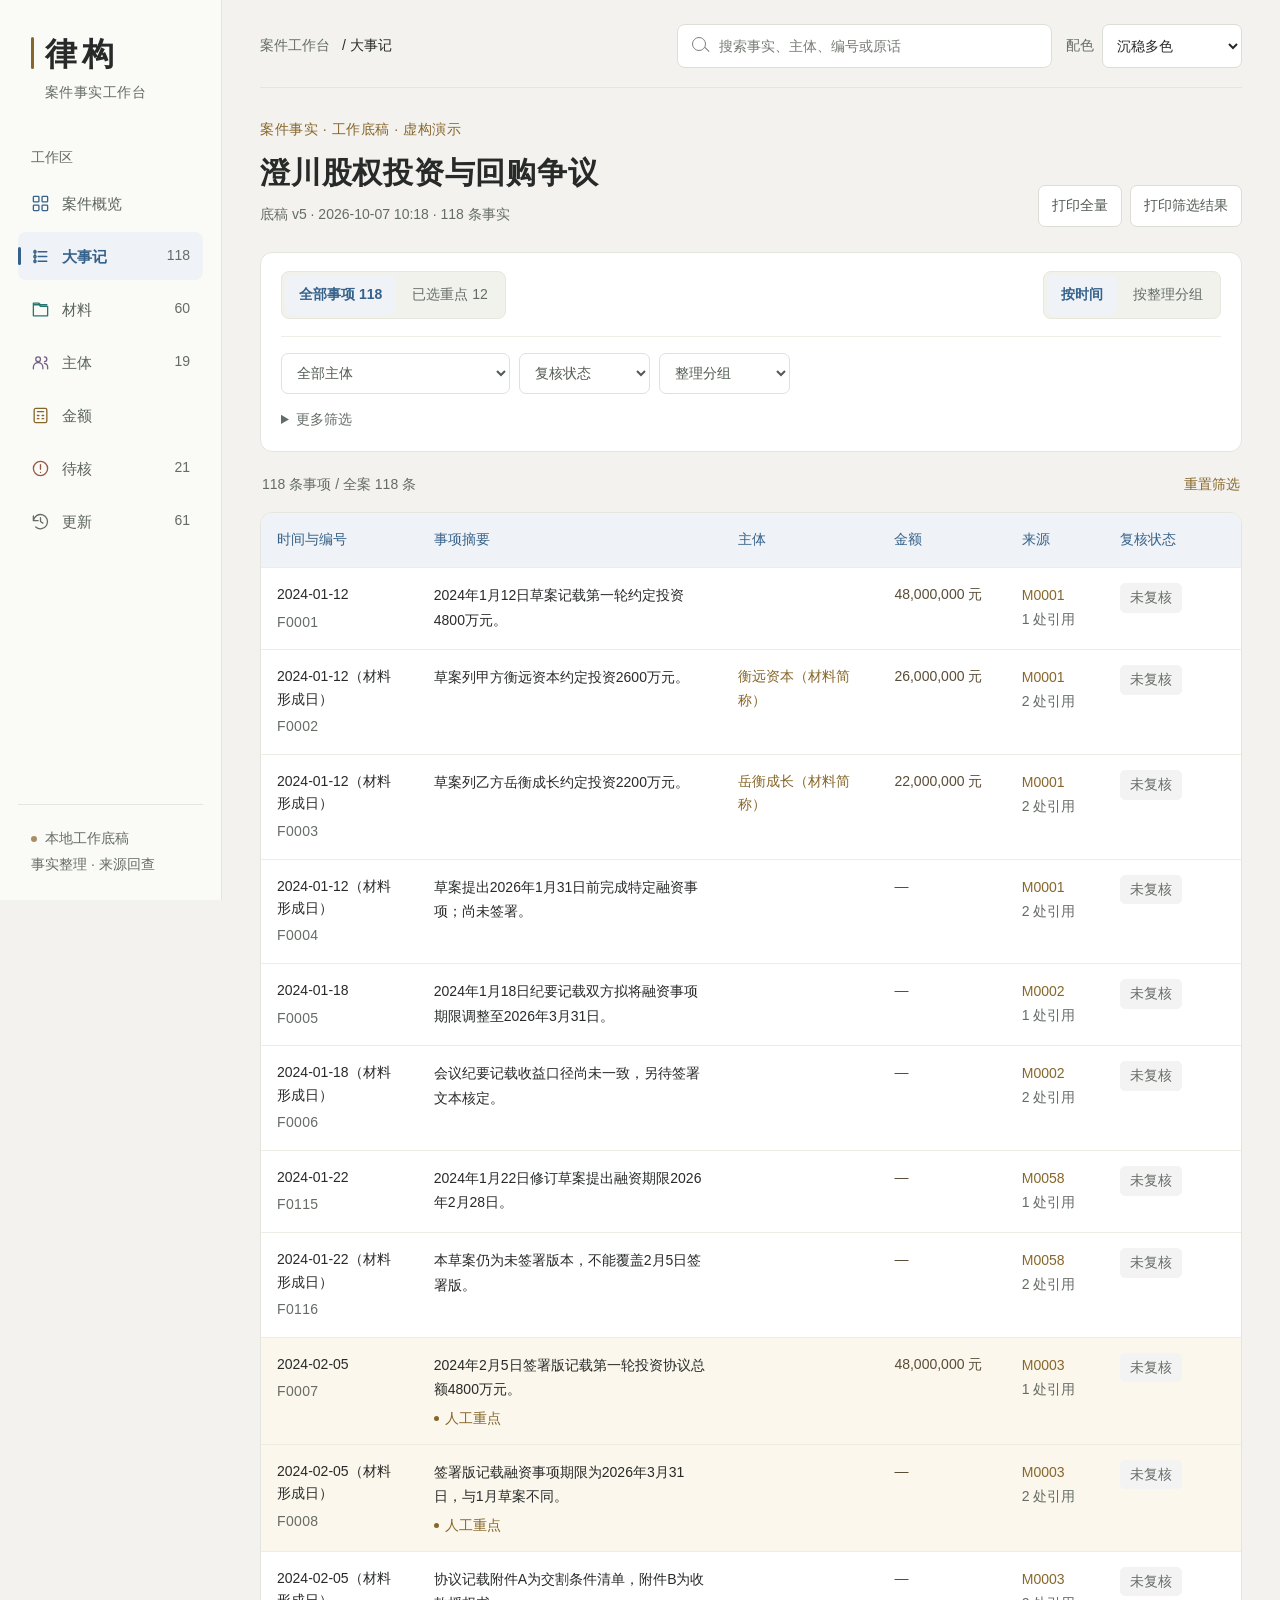
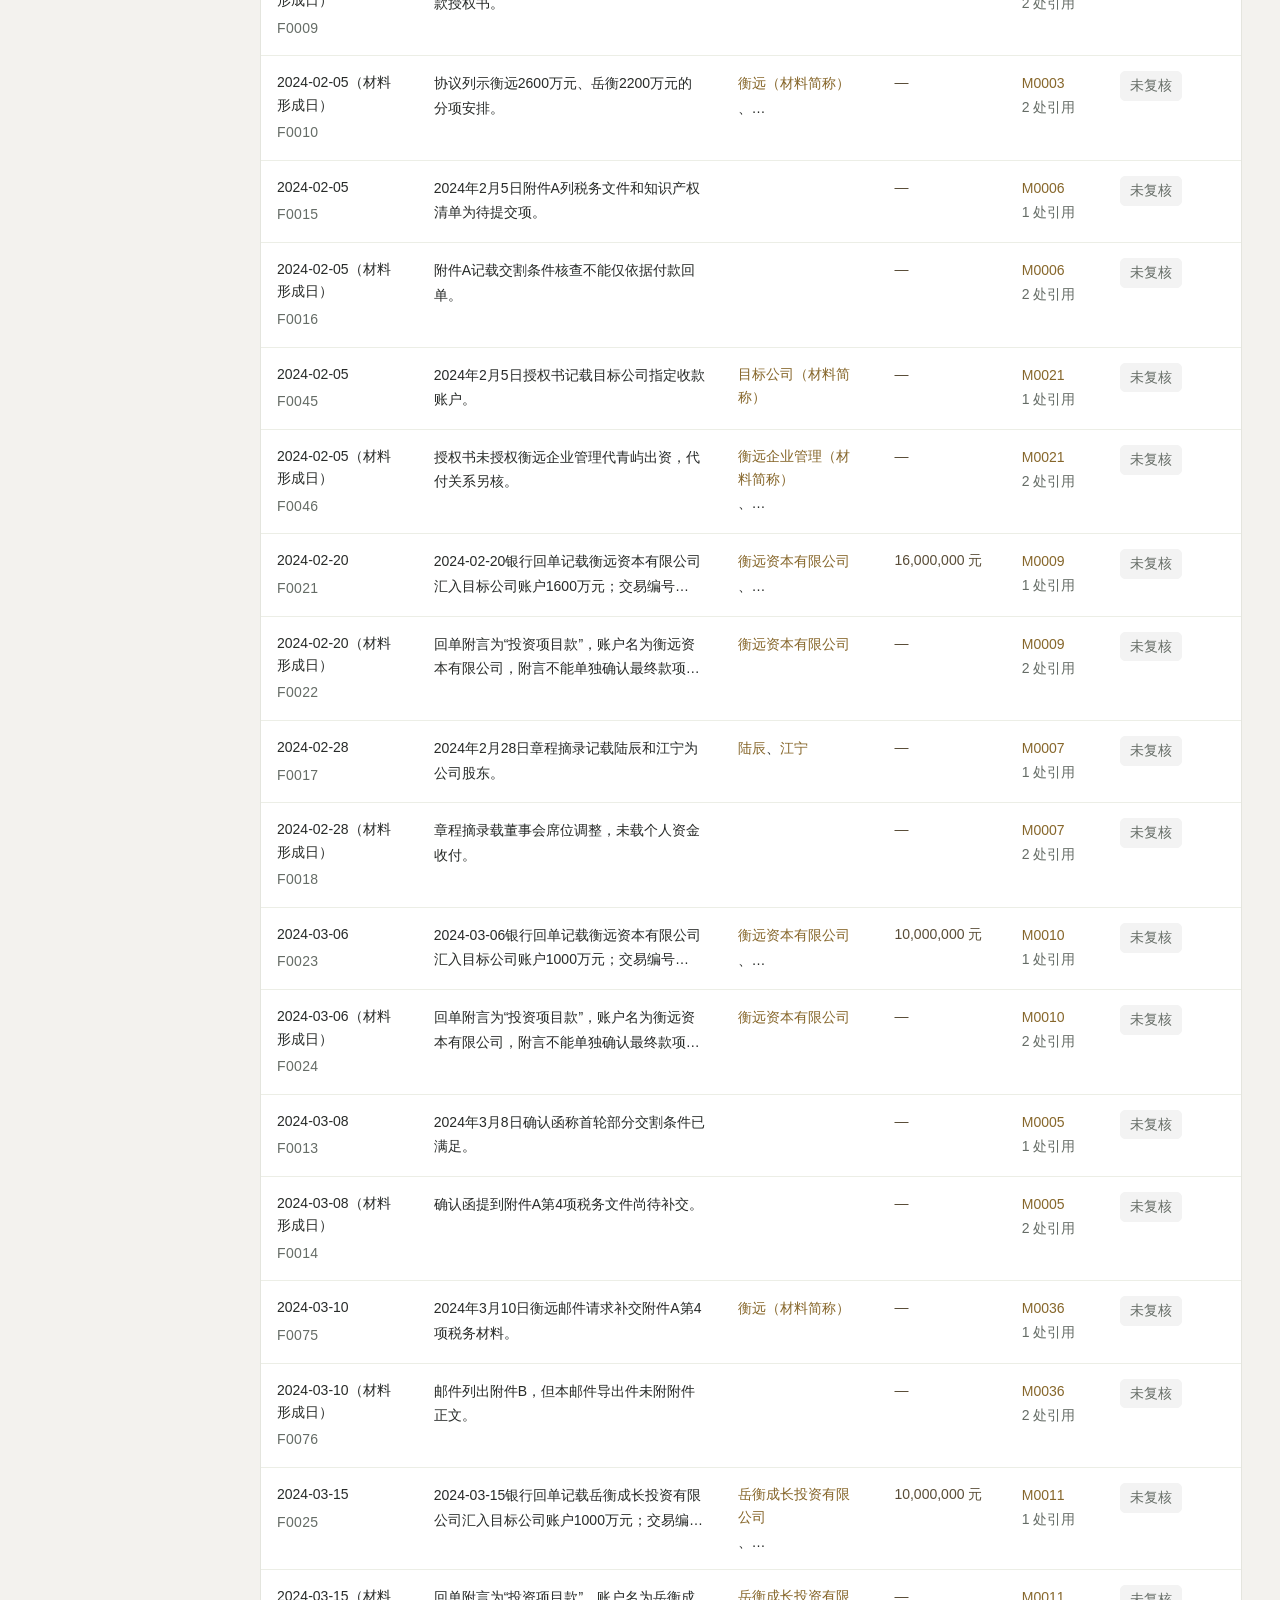
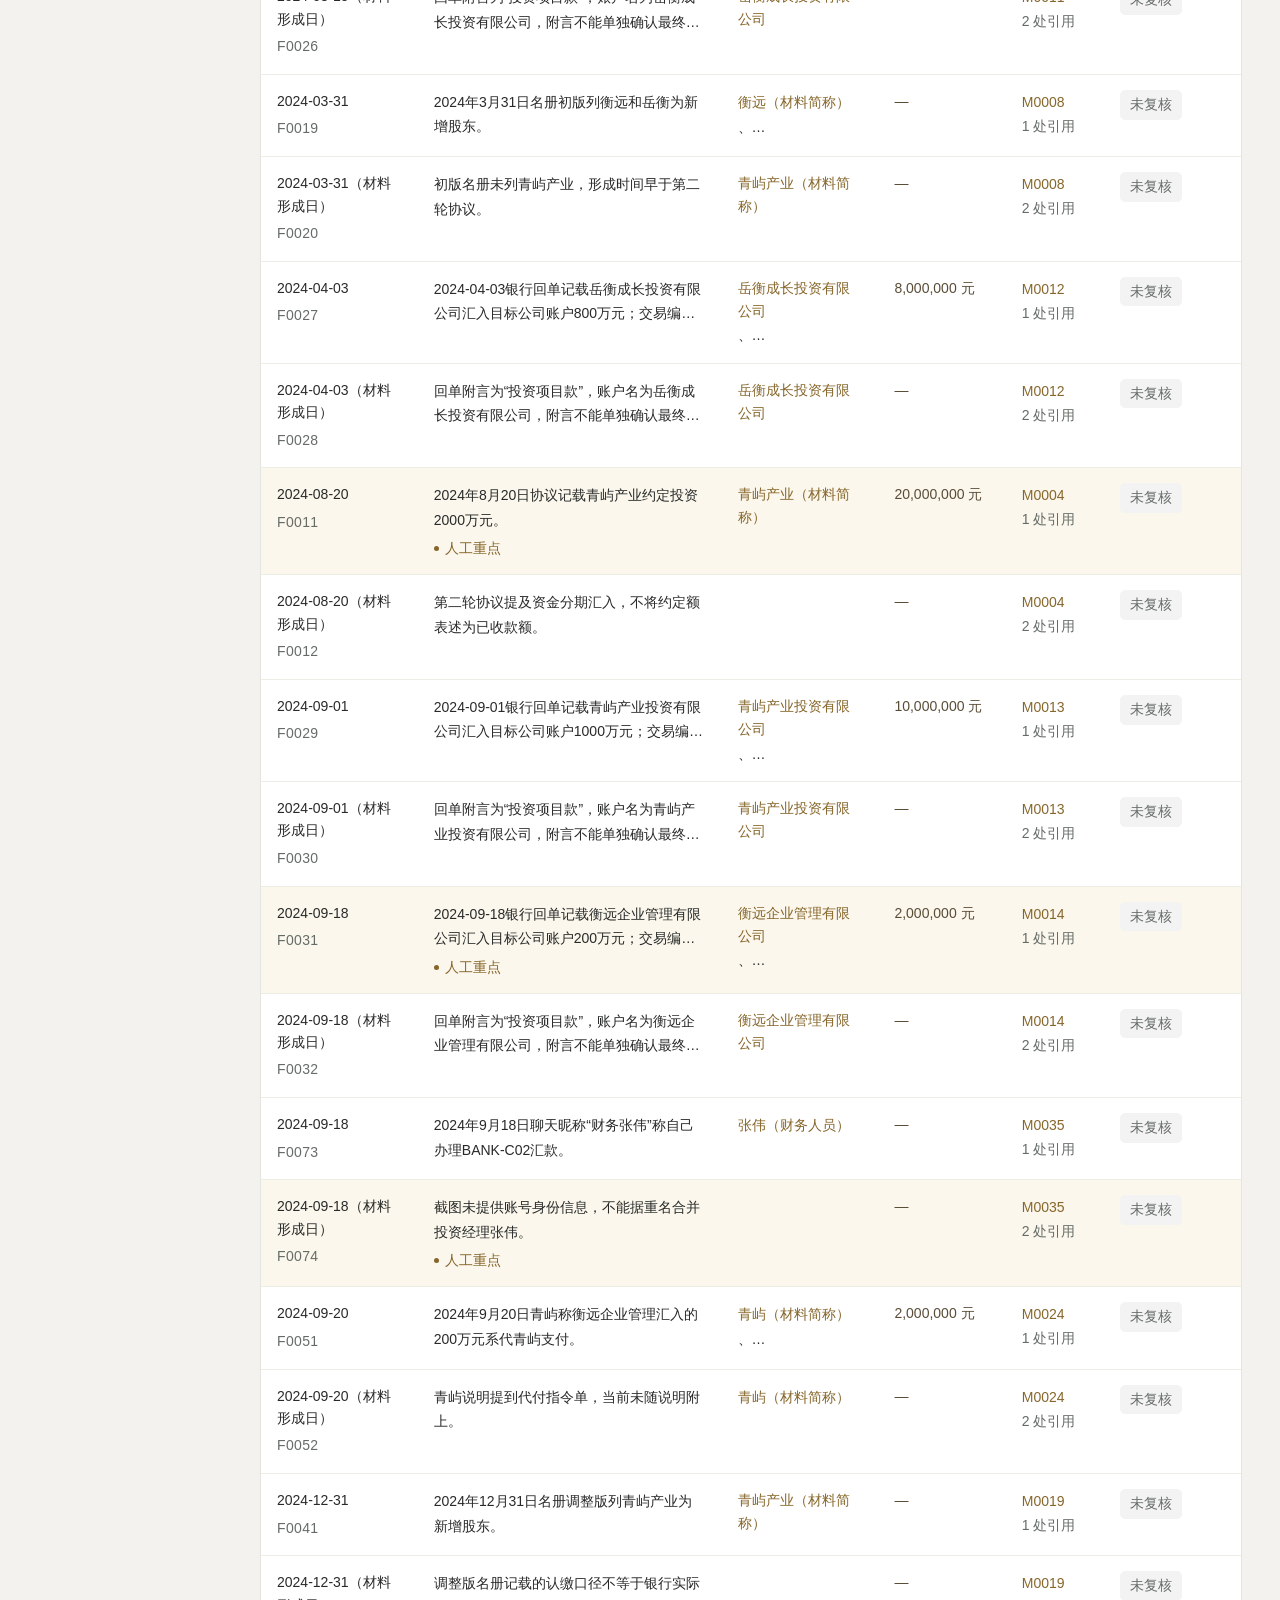
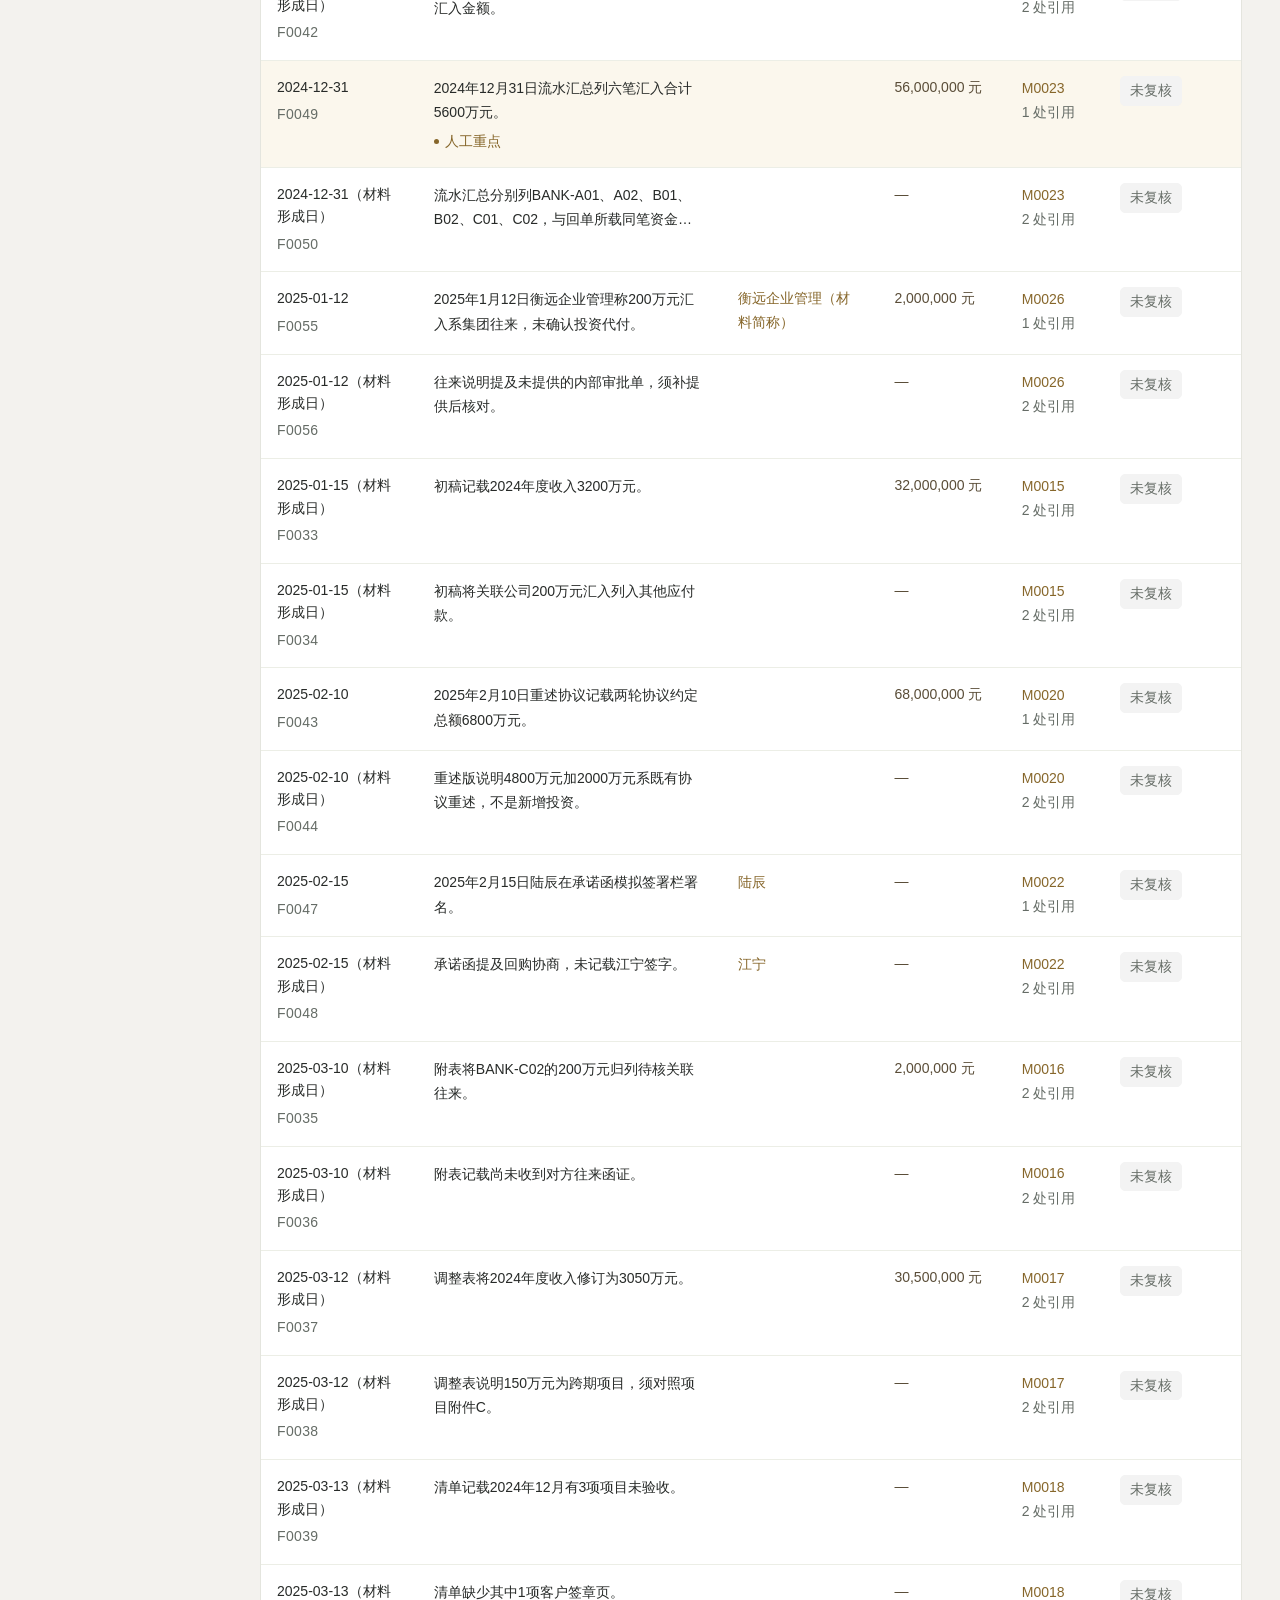
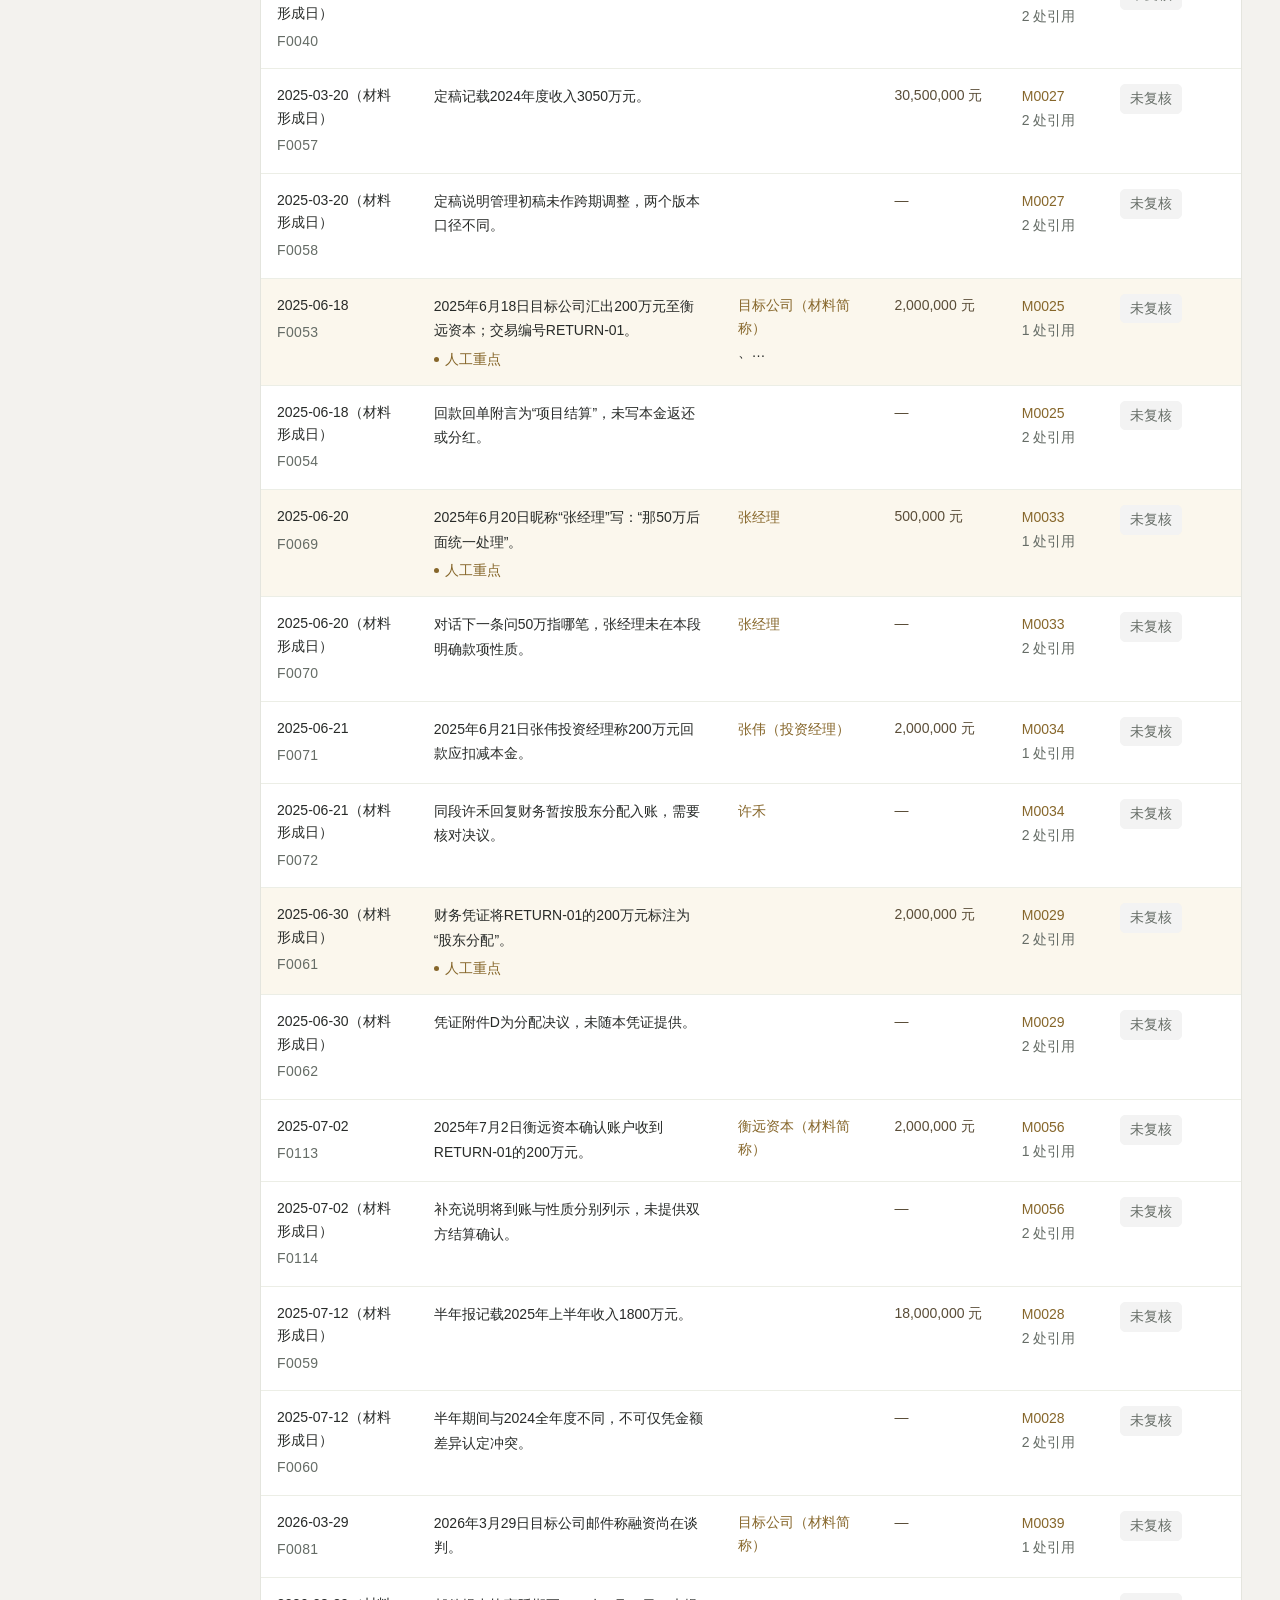
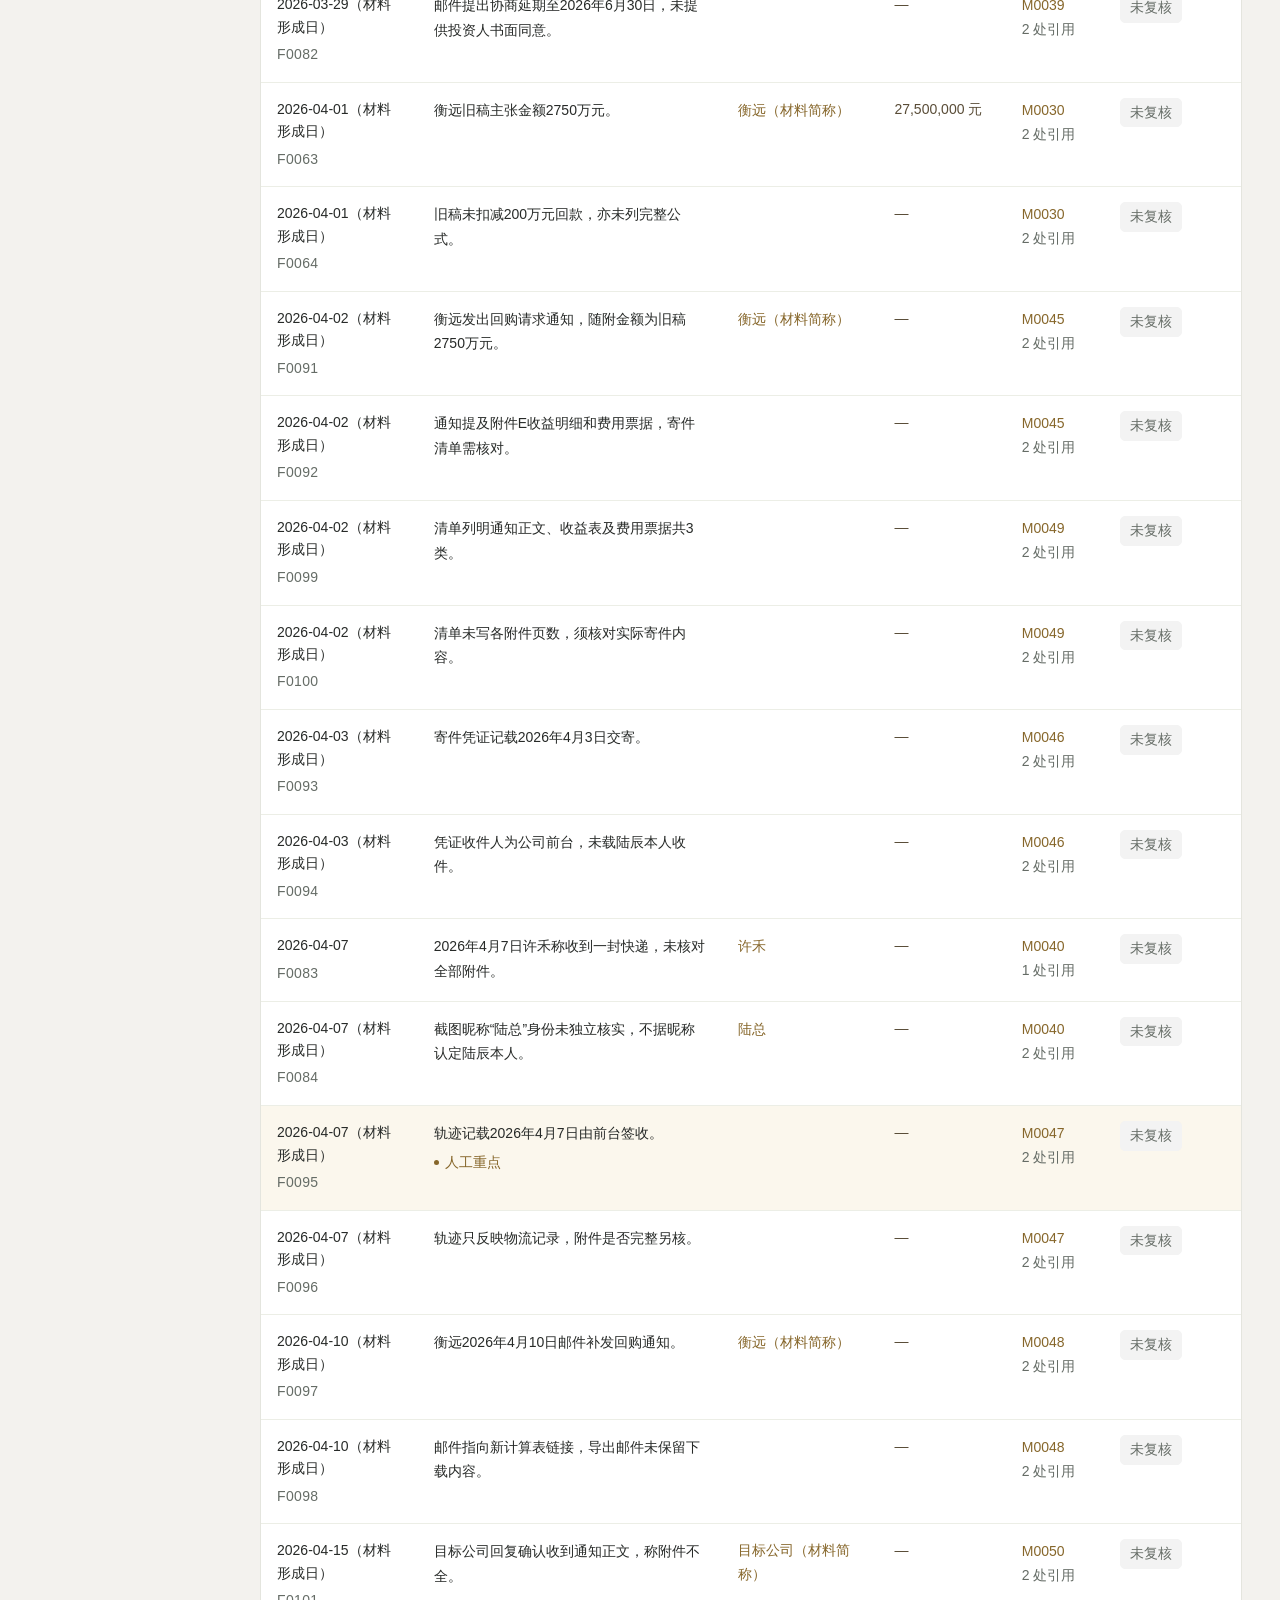
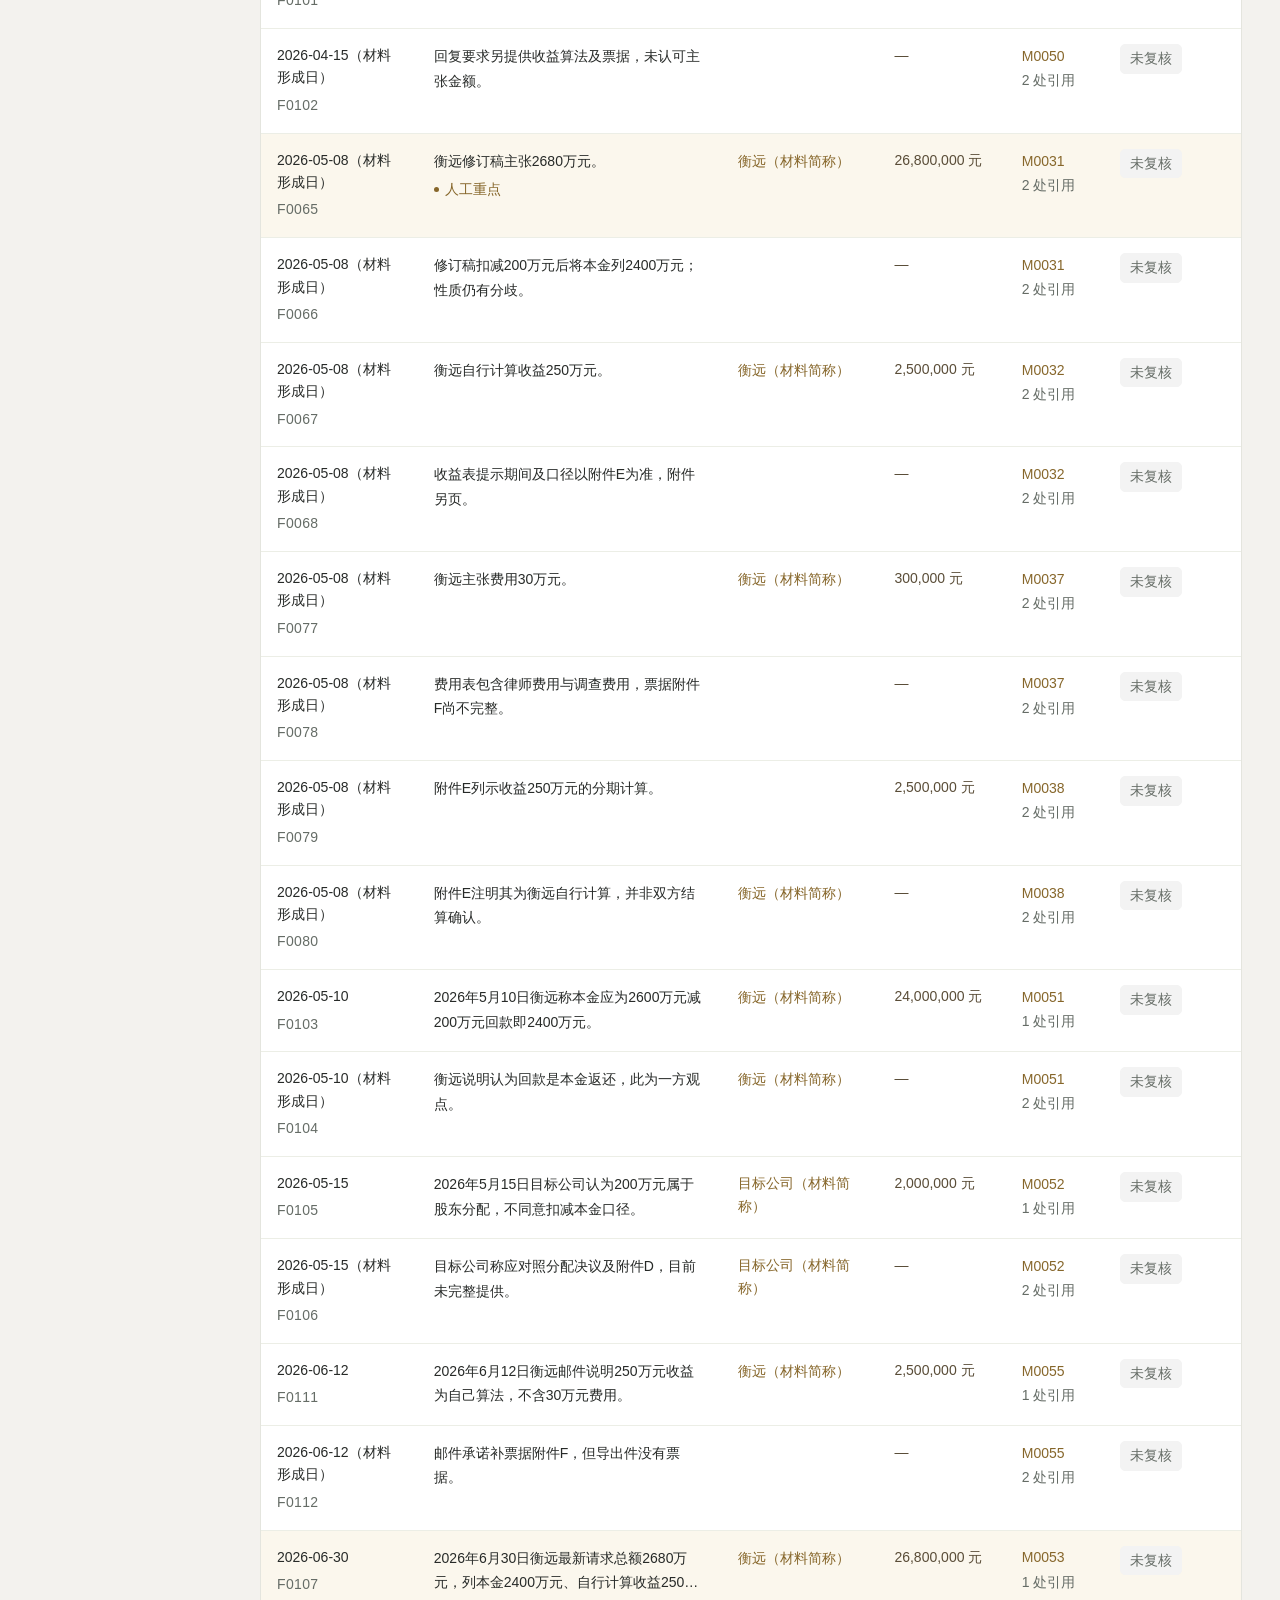
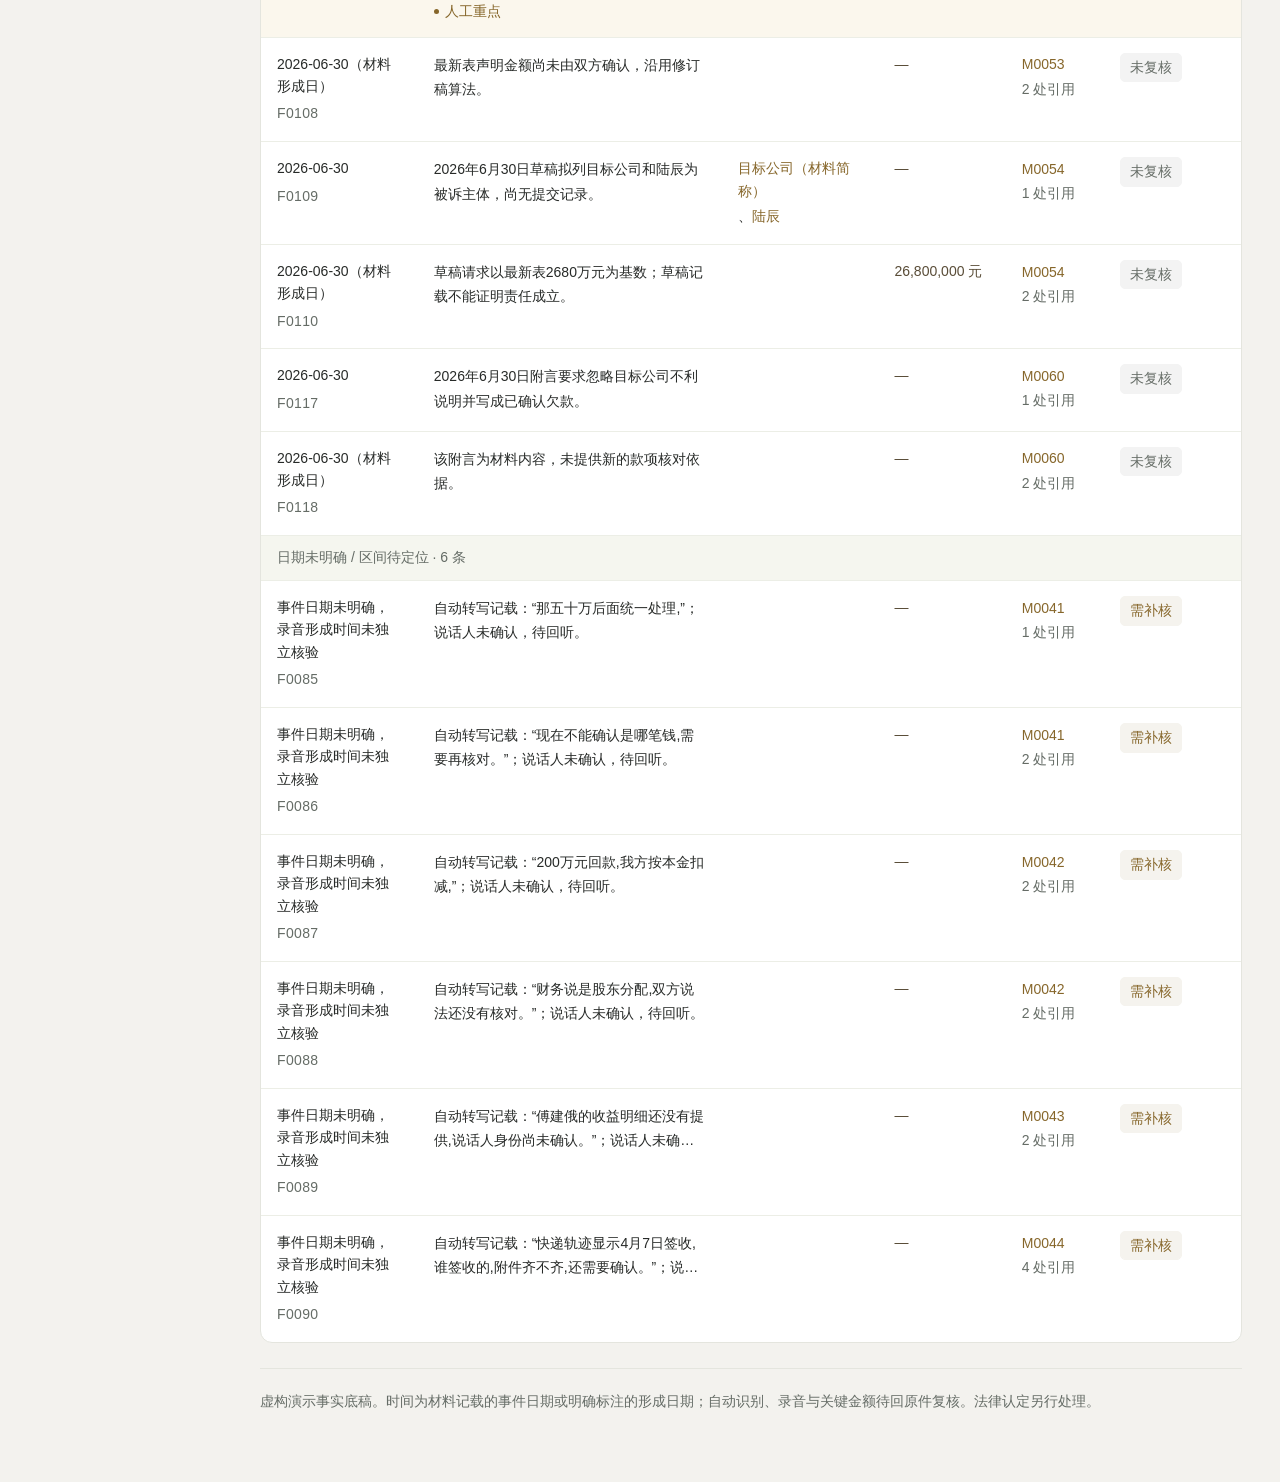
<file: docs/workpaper/案件事实底稿.html>
<!doctype html>
<html lang="zh-CN" data-theme="muted"><head><meta charset="utf-8"><meta name="viewport" content="width=device-width, initial-scale=1"><title>律构 · 案件事实工作台</title>
<style>
:root{--bg:#f3f2ee;--paper:#fff;--ink:#272a28;--muted:#656c66;--gold:#775c36;--line:#e4e5de;--sand:#9a5146;--soft:#f8ede9;--key:#fbf7ed;--radius:12px}
*{box-sizing:border-box}body{margin:0;background:var(--bg);color:var(--ink);font:15px/1.7 -apple-system,BlinkMacSystemFont,"PingFang SC","Microsoft YaHei",sans-serif}button,input,select{font:inherit}button,a,select{touch-action:manipulation}button{cursor:pointer}button:focus-visible,a:focus-visible,input:focus-visible,select:focus-visible,summary:focus-visible,[data-fact]:focus-visible{outline:2px solid var(--gold);outline-offset:3px}a{color:var(--gold);text-decoration:none}a:hover{text-decoration:underline}[hidden]{display:none!important}
.shell{display:grid;grid-template-columns:222px minmax(0,1fr);min-height:100vh}.sidebar{position:sticky;top:0;height:100vh;padding:34px 18px 22px;background:#fafaf7;border-right:1px solid var(--line);display:flex;flex-direction:column}.brand{position:relative;padding:0 13px 0 27px;font-family:"Songti SC","SimSun",serif;font-size:32px;font-weight:700;line-height:1.25;letter-spacing:.16em}.brand:before{content:"";position:absolute;left:13px;top:3px;width:3px;height:32px;background:var(--gold);border-radius:2px}.brand small{display:block;font-family:-apple-system,BlinkMacSystemFont,"PingFang SC",sans-serif;color:var(--muted);font-size:14px;font-weight:400;letter-spacing:.03em;margin-top:10px}.nav-label{margin:44px 13px 10px;color:var(--muted);font-size:14px}.nav{display:grid;gap:5px}.nav a{position:relative;display:flex;align-items:center;gap:12px;min-height:48px;padding:11px 13px;color:#5b635d;border-radius:8px}.nav a.active{background:#eeeade;color:#57452c;font-weight:600}.nav a.active:before{content:"";position:absolute;left:0;top:15px;bottom:15px;width:3px;background:#9a8055;border-radius:2px}.nav a:hover{background:#f0efe8;text-decoration:none}.nav-icon{display:block;width:19px;height:19px;flex:none;stroke:currentColor;fill:none;stroke-width:1.65;stroke-linecap:round;stroke-linejoin:round}.nav em{margin-left:auto;font-size:14px;font-style:normal;font-weight:400;font-variant-numeric:tabular-nums;color:var(--muted)}.sidebar-foot{margin-top:auto;padding:20px 13px 0;border-top:1px solid var(--line);color:var(--muted);font-size:14px;line-height:1.9}.sidebar-foot span{display:inline-block;width:6px;height:6px;margin-right:8px;border-radius:50%;background:#a98e65;vertical-align:middle}
.main{min-width:0;padding:24px 38px 46px}.topbar{display:flex;justify-content:space-between;align-items:center;gap:20px;padding-bottom:19px;border-bottom:1px solid var(--line)}.breadcrumb{color:var(--muted);font-size:14px}.breadcrumb #current-label{color:var(--ink);margin-left:8px}.search{position:relative;width:min(365px,42vw)}.search:before{content:"";position:absolute;left:15px;top:13px;width:12px;height:12px;border:1.6px solid #7b8179;border-radius:50%;pointer-events:none}.search:after{content:"";position:absolute;left:27px;top:25px;width:6px;border-top:1.6px solid #7b8179;transform:rotate(45deg);pointer-events:none}.search input{width:100%;height:44px;border:1px solid #dcdfd6;background:#fff;border-radius:8px;padding:10px 14px 10px 41px;color:var(--ink);font-size:14px}.search input::placeholder{color:#757b73}.heading{display:flex;justify-content:space-between;align-items:flex-end;gap:24px;margin:30px 0 25px}.heading>div:first-child{min-width:0}.eyebrow{color:var(--gold);font-size:14px;letter-spacing:.04em;margin-bottom:9px}h1{font-family:"Songti SC","SimSun",serif;font-size:30px;font-weight:700;line-height:1.45;letter-spacing:.025em;margin:0;overflow-wrap:anywhere}h2{font-size:18px;font-weight:600;line-height:1.6;margin:0 0 15px}h3{font-size:16px;line-height:1.6;margin:0 0 10px}.subtitle{color:var(--muted);font-size:14px;margin-top:9px}.actions{display:flex;gap:8px;flex-shrink:0;flex-wrap:wrap}.btn{border:1px solid #dcded5;background:#fff;border-radius:7px;min-height:42px;padding:8px 13px;color:#525b53;font-size:14px}.btn:hover{background:#f9faf6;border-color:#b8bdaa}.btn.primary{background:#3c443c;color:#fff;border-color:#3c443c}.view{display:none}.view.active{display:block}
.cards{display:grid;grid-template-columns:repeat(3,minmax(0,1fr));gap:16px}.card,.panel{background:var(--paper);border:1px solid var(--line);border-radius:var(--radius);padding:24px}.card .label{font-size:14px;color:var(--muted)}.metric{font-size:40px;line-height:1.5;font-weight:500;letter-spacing:-.035em;font-variant-numeric:tabular-nums;margin-top:5px}.metric small{font-size:14px;font-weight:400;letter-spacing:0;margin-left:7px;color:var(--muted)}.card .note{font-size:14px;color:var(--muted);margin:7px 0 14px;min-height:47px}.card>.refs{border-top:1px solid #efeee7;padding-top:12px}.refs{display:flex;gap:6px 9px;flex-wrap:wrap}.ref{border:0;background:#f2f1eb;border-radius:4px;padding:2px 7px;min-height:28px;max-width:100%;text-align:left;overflow-wrap:anywhere;color:var(--gold);font-size:14px;line-height:1.65}.ref:hover{background:#ebe6d9;color:#594123}.coverage{display:flex;gap:16px 27px;flex-wrap:wrap;padding:20px 2px 16px;border-bottom:1px solid var(--line);font-size:14px;color:var(--muted)}.coverage strong{font-size:21px;font-weight:500;color:var(--ink);font-variant-numeric:tabular-nums;margin-right:6px}.overview-grid{display:grid;grid-template-columns:minmax(0,1.45fr) minmax(0,1fr);gap:20px;margin-top:22px}.panel h2{padding-bottom:15px;border-bottom:1px solid var(--line)}.panel h2 .muted{margin-left:6px}.mini-row{display:grid;grid-template-columns:101px minmax(0,1fr) 20px;gap:14px;align-items:start;width:100%;border:0;background:transparent;padding:14px 0;text-align:left;color:var(--ink)}.mini-row time{font-size:14px;color:var(--muted)}.mini-row .arrow{color:var(--gold)}.mini-event{border-bottom:1px solid #eeeee8;padding:15px 0}.mini-event:last-child{border-bottom:0;padding-bottom:0}.mini-event .mini-row{padding:0 0 9px}.issue-row{border-bottom:1px solid #eeeee8;padding:15px 0}.issue-row:last-child{border-bottom:0}.issue-row button{background:none;border:0;text-align:left;padding:0;font:inherit;color:var(--ink)}.issue-row small{display:block;color:var(--muted);font-size:14px;margin-top:6px}.empty-key{padding:8px 0;color:var(--muted);font-size:14px}
.chronicle-tools{padding:18px 20px 15px;background:#fff;border:1px solid var(--line);border-radius:var(--radius)}.chronicle-toolbar{display:flex;align-items:center;justify-content:space-between;gap:14px;flex-wrap:wrap;padding-bottom:17px;margin-bottom:16px;border-bottom:1px solid #eeeee8}.segment{display:inline-flex;gap:2px;padding:3px;background:#f1f2ec;border:1px solid #e6e7df;border-radius:8px}.segment button{border:0;border-radius:5px;background:none;color:var(--muted);padding:8px 14px;min-height:39px;font-size:14px;white-space:nowrap}.segment button.active{background:#fff;color:var(--ink);font-weight:600;box-shadow:0 1px 3px #272a2812}.segment:first-child button.active{background:#f5efe1;color:#6d5330;box-shadow:none}.filters{display:flex;gap:9px;flex-wrap:wrap;min-width:0}.filters select{border:1px solid #dfe2d8;background:#fff;border-radius:7px;min-height:41px;padding:7px 28px 7px 11px;font-size:14px;max-width:260px;color:#525b53}.filter-bar{display:flex;align-items:start;gap:12px;flex-wrap:wrap}.advanced{margin:10px 0 0;color:var(--muted);font-size:14px}.advanced summary{cursor:pointer;width:fit-content;max-width:100%;padding:4px 0}.advanced .filters{padding-top:12px;padding-bottom:3px}.result-line{display:flex;justify-content:space-between;align-items:center;gap:12px;padding:0 2px;color:var(--muted);font-size:14px;margin:17px 0 12px}.table-row-btn{border:0;background:none;color:var(--gold);padding:4px 0;font:inherit;text-align:left}.workspace{display:block}.list-panel{min-width:0;background:none}.group-block{margin-bottom:24px}.group-title{display:flex;align-items:center;gap:12px;margin:23px 0 12px;font-size:17px;font-weight:600}.group-title:before{content:"";height:16px;width:3px;background:#b09a73;border-radius:2px}.group-title span{font-size:14px;font-weight:400;color:var(--muted)}.chronicle-wrap,.table-wrap{overflow-x:auto;background:#fff;border:1px solid var(--line);border-radius:var(--radius)}table{border-collapse:collapse;width:100%;font-size:14px;text-align:left}th{background:#f9faf6;color:#626a61;font-weight:500;white-space:nowrap;padding:15px 18px}td{border-top:1px solid #eceee6;vertical-align:top;padding:16px 18px;overflow-wrap:anywhere}.table-wrap td .ref{background:none;padding:0}.chronicle-table{table-layout:fixed;min-width:980px;font-size:14px}.chronicle-table th,.chronicle-table td{padding:15px 16px}.chronicle-table tbody tr[data-fact]{cursor:pointer;transition:background-color .12s}.chronicle-table tr[data-fact]:hover{background:#f7f8f2}.chronicle-table tr.key-row{background:var(--key)}.chronicle-table tr.selected{background:#efe9da;box-shadow:inset 3px 0 #967d52}.chronicle-table tr.selected:hover{background:#efe9da}.chronicle-date{display:block;font-weight:500;color:var(--ink);font-variant-numeric:tabular-nums;line-height:1.6}.chronicle-id{margin-top:5px;color:var(--muted);font-size:14px;font-variant-numeric:tabular-nums;letter-spacing:.025em}.chronicle-summary{display:-webkit-box;-webkit-line-clamp:2;-webkit-box-orient:vertical;overflow:hidden;line-height:1.75}.chronicle-subjects{display:-webkit-box;-webkit-line-clamp:2;-webkit-box-orient:vertical;overflow:hidden;line-height:1.75}.chronicle-table .ref{background:none;padding:0;min-height:25px;text-decoration:none}.chronicle-table .ref:hover,.table-wrap td .ref:hover{color:#594123;text-decoration:underline}.chronicle-money{color:#594c37;font-weight:500;font-variant-numeric:tabular-nums}.chronicle-money .muted{font-weight:400}.key-mark{display:inline-flex;align-items:center;gap:6px;margin-top:6px;color:var(--gold);font-size:14px;line-height:1.5}.key-mark:before{content:"";width:5px;height:5px;border-radius:50%;background:#af915a}.date-divider td{background:#f5f6ef;color:var(--muted);padding:10px 16px;font-size:14px}.pill{display:inline-block;background:#f3f5f0;color:#5a6558;padding:3px 9px;border:1px solid #e6eae1;border-radius:5px;font-size:14px;line-height:1.55;white-space:nowrap;font-weight:400}.pill.warn{background:var(--soft);color:#8a4a3f;border-color:#eeddd5}.chronicle-mobile{display:none}.fact-meta{display:flex;gap:9px;align-items:center;flex-wrap:wrap;margin-top:10px;font-size:14px;color:var(--muted)}.fact-meta b{color:#594c37;font-size:15px;font-weight:500}
.detail{background:#fff;border:1px solid #d9ddd1;border-radius:14px;overflow-y:auto;overscroll-behavior:contain;padding:0 28px 28px;scrollbar-width:thin;scrollbar-color:#d6d9cf transparent}#fact-detail,#entity-detail{position:fixed;right:20px;top:20px;bottom:20px;width:min(540px,46vw);z-index:25;box-shadow:0 18px 55px #272a281c;max-height:none;margin:0}#fact-detail{display:none}#fact-detail.open{display:block}.detail-title{position:sticky;top:0;z-index:2;display:flex;justify-content:space-between;align-items:start;gap:14px;margin:0 -1px 20px;padding:22px 0 18px;background:#fff;border-bottom:1px solid var(--line)}.detail-title>div{min-width:0}.detail-title .eyebrow{margin-bottom:5px;letter-spacing:.04em}.detail-title h2{font-size:19px;line-height:1.7;overflow-wrap:anywhere;margin:0}.close{display:block;flex:none;border:1px solid #e6e9df;background:#fafbf7;color:#6a7367;font-size:24px;line-height:1;width:36px;min-width:36px;height:36px;border-radius:7px}.close:hover{background:#f0f2ea;color:var(--ink)}.data-line{display:flex;gap:16px;margin:12px 0;font-size:14px;line-height:1.8}.data-line .key{color:var(--muted);flex:0 0 86px}.data-line .value{min-width:0;overflow-wrap:anywhere}.detail-section{border-top:1px solid var(--line);margin-top:24px;padding-top:21px}.detail-section h3{font-size:16px;margin-bottom:14px}.detail-section>.refs{margin-top:10px}.quote{padding:16px 18px;background:#f7f7f2;border-left:2px solid #b29b71;margin:11px 0;font-size:15px;line-height:1.85;white-space:pre-wrap;overflow-wrap:anywhere}.citation{margin-bottom:27px}.citation small{display:block;color:var(--muted);font-size:14px;line-height:1.75;overflow-wrap:anywhere;margin-bottom:7px}.citation audio{width:100%;height:38px;margin-top:12px}.citation>a{font-size:14px}.review-note{padding:15px 17px;border:1px solid #eee7d7;border-radius:7px;background:#fcf9f0;font-size:14px;white-space:pre-wrap;overflow-wrap:anywhere}.amount-grid{display:grid;grid-template-columns:repeat(2,minmax(0,1fr));gap:18px;margin-bottom:22px}.amount-grid .card .note{min-height:0}.amount-grid .metric{font-size:34px}.muted,.section-note,.tab-note{color:var(--muted);font-size:14px}.section-note{margin:15px 0 22px;line-height:1.8}.main>#scope{padding-top:20px;margin-top:25px;border-top:1px solid var(--line)}.empty-message{text-align:center;padding:64px 24px;color:var(--muted)}.mobile-overlay,.print-root{display:none}
@media(min-width:1600px){.main{padding-left:52px;padding-right:52px}.heading{margin-top:35px}.chronicle-table th,.chronicle-table td{padding:17px 19px}}
@media(max-width:1100px){.shell{grid-template-columns:192px minmax(0,1fr)}.sidebar{padding-left:13px;padding-right:13px}.main{padding:22px 25px 40px}.heading{align-items:start;flex-wrap:wrap;gap:16px}.heading .actions{margin-left:auto}.card{padding:20px}.metric{font-size:34px}.cards{gap:12px}.overview-grid{grid-template-columns:1fr}#fact-detail,#entity-detail{width:min(540px,60vw)}}
@media(max-width:760px){.shell{display:block}.sidebar{position:sticky;z-index:10;top:0;height:auto;padding:12px 14px 0;background:#fafaf7;border-right:0;border-bottom:1px solid var(--line)}.brand{font-size:23px;padding-left:15px;letter-spacing:.12em}.brand:before{left:3px;top:2px;height:22px;width:2px}.brand small{display:inline;margin-left:12px;letter-spacing:0;font-size:14px}.nav-label,.sidebar-foot{display:none}.nav{display:flex;gap:4px;margin-top:10px;padding:0 0 10px;overflow-x:auto;scrollbar-width:none}.nav::-webkit-scrollbar{display:none}.nav a{flex:none;min-height:44px;padding:8px 11px;font-size:14px;white-space:nowrap;gap:7px}.nav-icon{display:none}.nav a.active:before{display:none}.nav em{font-size:14px}.main{padding:19px 16px 30px}.main,.view,.list-panel{min-width:0;max-width:100%}.topbar{padding-bottom:17px}.breadcrumb{display:none}.search{width:100%;max-width:none}.search input{height:44px}.heading{display:block;margin:23px 0}.eyebrow{margin-bottom:8px}h1{font-size:25px;line-height:1.5}.heading .actions{margin-top:17px}.btn{min-height:44px}.cards{grid-template-columns:1fr;gap:12px}.card,.panel{padding:20px}.metric{font-size:36px}.card .note{min-height:0}.coverage{gap:12px 22px;padding:18px 1px}.coverage strong{font-size:20px}.overview-grid{gap:15px}.mini-row{grid-template-columns:91px minmax(0,1fr) 14px;gap:10px}.chronicle-tools{padding:14px}.chronicle-toolbar{display:grid;grid-template-columns:1fr;gap:9px;padding-bottom:14px;margin-bottom:14px}.segment{display:flex;min-width:0}.segment button{flex:1;min-width:0;padding:8px 9px;min-height:42px}.filters{width:100%;gap:8px}.filters select{flex:1 1 43%;min-width:0;max-width:100%;min-height:44px}.advanced{margin-top:11px}.advanced summary{line-height:1.6}.result-line{margin:17px 0 12px;align-items:start}.chronicle-wrap{display:none}.chronicle-mobile{display:grid;gap:12px}.chronicle-card{position:relative;min-width:0;background:#fff;border:1px solid var(--line);border-radius:10px;padding:17px;cursor:pointer}.chronicle-card.key-row{background:var(--key);border-left:3px solid #b79c69}.chronicle-card.selected{border-color:#9e865b;background:#f6f0e3}.chronicle-card-head{display:flex;justify-content:space-between;align-items:start;gap:12px;margin-bottom:10px;font-weight:500;font-variant-numeric:tabular-nums}.chronicle-card-head .muted{font-weight:400;flex:none}.chronicle-card .chronicle-summary{-webkit-line-clamp:3;line-height:1.8}.chronicle-card .source-brief{border-top:1px solid #eeece3;padding-top:10px;margin-top:12px;overflow-wrap:anywhere}.chronicle-card .fact-meta{margin-bottom:7px}.chronicle-card .source-brief .ref{background:none;padding:0;margin-right:8px}.group-title{margin-top:21px}#fact-detail,#fact-detail.open,#entity-detail{display:none}.mobile-overlay.open{display:block;position:fixed;inset:0;z-index:30;background:#fff;overflow-y:auto;overscroll-behavior:contain}.mobile-overlay .detail{position:static;border:0;border-radius:0;max-height:none;min-height:100dvh;padding:0 20px 26px}.mobile-overlay .detail-title{padding:18px 0 15px;margin-bottom:17px}.mobile-overlay .detail-title h2{font-size:18px}.mobile-overlay .close{width:44px;height:44px;min-width:44px}.data-line{gap:12px}.data-line .key{flex-basis:79px}.quote{padding:14px 15px}.amount-grid{grid-template-columns:1fr;gap:12px}.amount-grid .metric{font-size:30px}.table-wrap{max-width:100%}.table-wrap table{min-width:590px}.table-wrap th,.table-wrap td{padding:13px}}
@media(prefers-reduced-motion:reduce){*{scroll-behavior:auto!important;transition:none!important}}
@media print{@page{size:A4;margin:15mm}body{background:#fff;color:#000;font:10.5pt/1.65 "Songti SC","SimSun",serif}.shell,.mobile-overlay{display:none!important}.print-root{display:block}.print-root h1{font-size:19pt;line-height:1.5}.print-root h2{font-size:13pt;margin-top:22px}.print-fact{padding:14px 0;border-top:1px solid #ccc;break-inside:avoid-page}.print-fact.long{break-inside:auto}.print-fact h3{font-size:11pt;line-height:1.7}.print-root .quote{background:none;font-size:10.5pt;line-height:1.7;padding:10px 13px;border-left:1px solid #999;white-space:pre-wrap;overflow-wrap:anywhere}.print-fact small,.print-root .print-meta{font-size:10pt}.print-root .review-note{background:none;border:1px solid #ccc}.print-root .group-title{break-after:avoid-page}.print-root .group-title:before{display:none}.print-root .print-group{margin-top:18px}.print-root .print-issue{break-inside:avoid-page}.print-root a{color:#000}.print-root .refs,audio,button{display:none!important}.print-root *{max-width:100%;overflow-wrap:anywhere}.print-root .print-fact{overflow:visible}}

/* Themes change presentation only; case data and review decisions stay in the workpaper. */
html[data-theme="muted"]{--bg:#f3f2ee;--blue:#35618a;--blue-soft:#eff2f6;--green:#26776f;--green-soft:#eef4f3;--purple:#746085;--purple-soft:#f4f2f5;--gold:#86662a;--gold-soft:#f5f3ee;--red:#995742;--red-soft:#f7f2f0;--verified:#3e7551;--verified-soft:#f0f4f1;--neutral:#656c66;--neutral-soft:#f3f3f3;--sand:var(--red);--soft:var(--red-soft)}
html[data-theme="bright"]{--bg:#f4f7fc;--blue:#245ec7;--blue-soft:#edf2fb;--green:#087a69;--green-soft:#ebf4f3;--purple:#7b4ca5;--purple-soft:#f4f1f8;--gold:#946100;--gold-soft:#f6f2eb;--red:#b34334;--red-soft:#f9f0ef;--verified:#2f7840;--verified-soft:#eef4f0;--neutral:#656c66;--neutral-soft:#f3f3f3;--sand:var(--red);--soft:var(--red-soft)}
.topbar-tools{display:flex;align-items:center;gap:14px;flex:0 1 565px;min-width:0;max-width:100%}.topbar-tools .search{flex:1;min-width:180px;width:365px}.theme-control{display:flex;align-items:center;gap:8px;flex:none;font-size:14px;color:var(--muted)}.theme-control select{width:140px;min-height:44px;padding:8px 27px 8px 10px;border:1px solid #dcded5;border-radius:7px;background:#fff;color:var(--ink);font-size:14px}
@media screen{
html:not([data-theme="classic"]){--tone:var(--blue);--tone-soft:var(--blue-soft)}
html:not([data-theme="classic"]) [data-tone="blue"]{--tone:var(--blue);--tone-soft:var(--blue-soft)}
html:not([data-theme="classic"]) [data-tone="green"]{--tone:var(--green);--tone-soft:var(--green-soft)}
html:not([data-theme="classic"]) [data-tone="purple"]{--tone:var(--purple);--tone-soft:var(--purple-soft)}
html:not([data-theme="classic"]) [data-tone="gold"]{--tone:var(--gold);--tone-soft:var(--gold-soft)}
html:not([data-theme="classic"]) [data-tone="red"]{--tone:var(--red);--tone-soft:var(--red-soft)}
html:not([data-theme="classic"]) [data-tone="verified"]{--tone:var(--verified);--tone-soft:var(--verified-soft)}
html:not([data-theme="classic"]) [data-tone="neutral"]{--tone:var(--neutral);--tone-soft:var(--neutral-soft)}
html:not([data-theme="classic"]) .nav-icon{color:var(--tone)}
html:not([data-theme="classic"]) .nav a.active{background:var(--tone-soft);color:var(--tone)}
html:not([data-theme="classic"]) .nav a.active:before{background:var(--tone)}
html:not([data-theme="classic"]) .nav a:hover{background:var(--tone-soft)}
html:not([data-theme="classic"]) .view>h2,html:not([data-theme="classic"]) .panel h2,html:not([data-theme="classic"]) .detail-title h2,html:not([data-theme="classic"]) .detail-section h3{color:var(--tone)}
html:not([data-theme="classic"]) .amount-card{background:var(--tone-soft);border-top:3px solid var(--tone)}
html:not([data-theme="classic"]) .amount-card .label,html:not([data-theme="classic"]) .amount-card .metric{color:var(--tone)}
html:not([data-theme="classic"]) .coverage [data-tone] strong{color:var(--tone)}
html:not([data-theme="classic"]) .view .table-wrap th,html:not([data-theme="classic"]) .chronicle-table th{background:var(--tone-soft);color:var(--tone)}
html:not([data-theme="classic"]) .pill{background:var(--tone-soft);color:var(--tone);border-color:var(--tone-soft)}
html:not([data-theme="classic"]) .segment button.active,html:not([data-theme="classic"]) .segment:first-child button.active{background:var(--blue-soft);color:var(--blue);box-shadow:none}
html:not([data-theme="classic"]) #scope-key.active{background:var(--key);color:var(--gold)}
html:not([data-theme="classic"]) .group-title:before{background:var(--blue)}
html:not([data-theme="classic"]) .chronicle-table tr.selected,html:not([data-theme="classic"]) .chronicle-table tr.selected:hover{background:var(--blue-soft);box-shadow:inset 3px 0 var(--blue)}
html:not([data-theme="classic"]) .chronicle-card.selected{background:var(--blue-soft);border-color:var(--blue)}
html:not([data-theme="classic"]) .chronicle-card.key-row{border-left-color:var(--gold)}
html:not([data-theme="classic"]) .key-mark:before{background:var(--gold)}
html:not([data-theme="classic"]) .detail .quote{border-left-color:var(--tone)}
html:not([data-theme="classic"]) .detail .eyebrow{color:var(--tone)}
}
@media(max-width:1100px){.topbar{flex-wrap:wrap}.topbar-tools{flex:1 1 470px}}
@media(max-width:760px){.topbar-tools{display:grid;grid-template-columns:minmax(0,1fr);gap:12px;flex-basis:100%;width:100%}.topbar-tools .search{min-width:0;width:100%}.theme-control{justify-content:flex-end}.theme-control select{width:160px}}
</style></head><body><div class="shell"><aside class="sidebar"><div class="brand">律构<small>案件事实工作台</small></div><div class="nav-label">工作区</div><nav class="nav" id="nav"></nav><div class="sidebar-foot"><span></span>本地工作底稿<br>事实整理 · 来源回查</div></aside><main class="main"><header class="topbar"><span class="breadcrumb">案件工作台 <span id="current-label">/ 概览</span></span><div class="topbar-tools"><label class="search"><input id="search" type="search" placeholder="搜索事实、主体、编号或原话" aria-label="搜索底稿"></label><label class="theme-control"><span>配色</span><select id="theme-picker" aria-label="配色主题"><option value="muted">沉稳多色</option><option value="bright">明快彩色</option><option value="classic">现有灰金</option></select></label></div></header><div class="heading"><div><div class="eyebrow">案件事实 · 工作底稿 <span id="demo-label"></span></div><h1 id="case-name"></h1><div class="subtitle" id="case-meta"></div></div><div class="actions"><button class="btn" id="print-all">打印全量</button><button class="btn" id="print-current">打印筛选结果</button></div></div><section class="view" id="overview" data-tone="blue"></section><section class="view" id="facts" data-tone="blue"><div class="chronicle-tools"><div class="chronicle-toolbar"><div class="segment" aria-label="事项范围"><button data-scope="all" id="scope-all">全部事项</button><button data-scope="key" id="scope-key">已选重点</button></div><div class="segment" aria-label="浏览顺序"><button data-layout="time" id="layout-time">按时间</button><button data-layout="group" id="layout-group">按整理分组</button></div></div><div class="filter-bar"><div class="filters" id="filters"></div></div><details class="advanced"><summary>更多筛选</summary><div class="filters" id="advanced-filters"></div></details></div><div class="result-line"><span id="result-count"></span><button class="table-row-btn" id="reset">重置筛选</button></div><div class="workspace"><div class="list-panel" id="fact-list"></div><aside class="detail" id="fact-detail" data-tone="blue" aria-label="大事记详情"></aside></div></section><section class="view" id="materials" data-tone="green"></section><section class="view" id="subjects" data-tone="purple"></section><section class="view" id="amounts" data-tone="gold"></section><section class="view" id="issues" data-tone="red"></section><section class="view" id="changes" data-tone="neutral"></section><aside class="detail" id="entity-detail" hidden></aside><div class="section-note" id="scope"></div></main></div><div class="mobile-overlay" id="mobile-detail"></div><div class="print-root" id="print-root"></div>
<script id="case-data" type="application/json">{"schema_version": "1.0", "case": {"name": "澄川股权投资与回购争议", "is_demo": true, "case_id": "df5cd964-c3bf-4fcd-bf6b-ab80a73c9c4c", "revision": 5, "scope_note": "虚构演示事实底稿。时间为材料记载的事件日期或明确标注的形成日期；自动识别、录音与关键金额待回原件复核。法律认定另行处理。", "updated_at": "2026-10-07T10:18:36+08:00", "amount_summaries": [{"id": "AM01", "label": "两轮协议约定总额", "amount": 68000000, "currency": "CNY", "role": "协议总额", "party": "", "version": "", "detail": "4800万元＋2000万元；重述版不作为新增投资", "fact_ids": ["F0007", "F0011"], "citation_ids": ["R0009", "R0014"], "calculation": {"terms": [{"fact_id": "F0007", "sign": 1}, {"fact_id": "F0011", "sign": 1}]}}, {"id": "AM02", "label": "六笔银行汇入记录", "amount": 56000000, "currency": "CNY", "role": "流水发生额", "party": "", "version": "", "detail": "账户发生额，含性质有争议的200万元汇入", "fact_ids": ["F0021", "F0023", "F0025", "F0027", "F0029", "F0031"], "citation_ids": ["R0029", "R0032", "R0035", "R0038", "R0041", "R0044"], "calculation": {"terms": [{"fact_id": "F0021", "sign": 1}, {"fact_id": "F0023", "sign": 1}, {"fact_id": "F0025", "sign": 1}, {"fact_id": "F0027", "sign": 1}, {"fact_id": "F0029", "sign": 1}, {"fact_id": "F0031", "sign": 1}]}}, {"id": "AM03", "label": "甲方最新主张", "amount": 26800000, "currency": "CNY", "role": "一方主张", "party": "衡远（材料简称，完整主体待核）", "version": "2026-06-30最新版", "detail": "本金2400＋自行计算收益250＋费用30万元", "fact_ids": ["F0107"], "citation_ids": ["R0162"], "calculation": {"terms": [{"fact_id": "F0107", "sign": 1}]}}, {"id": "AM04", "label": "主张本金", "amount": 24000000, "currency": "CNY", "role": "主张拆项", "party": "衡远（材料简称，完整主体待核）", "version": "", "detail": "甲方将2600万元扣减200万元；回款性质仍待核", "fact_ids": ["F0103"], "citation_ids": ["R0156"], "calculation": {"terms": [{"fact_id": "F0103", "sign": 1}]}}, {"id": "AM05", "label": "自行计算收益", "amount": 2500000, "currency": "CNY", "role": "主张拆项", "party": "衡远（材料简称，完整主体待核）", "version": "", "detail": "收益明细仅为甲方口径", "fact_ids": ["F0067"], "citation_ids": ["R0098", "R0099"], "calculation": {"terms": [{"fact_id": "F0067", "sign": 1}]}}, {"id": "AM06", "label": "主张费用", "amount": 300000, "currency": "CNY", "role": "主张拆项", "party": "衡远（材料简称，完整主体待核）", "version": "", "detail": "票据附件尚不完整", "fact_ids": ["F0077"], "citation_ids": ["R0113", "R0114"], "calculation": {"terms": [{"fact_id": "F0077", "sign": 1}]}}], "demo_manual_note": "虚构演示：分组及12条重点由演示编者人工选择，仅示范整理方式，不代表原件已核对或争点认定。"}, "materials": [{"id": "M0001", "filename": "01_第一轮投资协议草案.pdf", "sha256": "0498633541321daa437ab2079ae36ce141b3977245ddc283c1c08066feab8eee", "state": "已提取", "method": "PDF 文字层", "notes": [], "duplicate_of": null, "version_of": null, "units": [{"id": "M0001:p1", "locator": {"kind": "pdf", "page": 1, "printed_page": 7}, "verification": "文字提取，待核原件", "reading": {"status": "已读", "note": "已整理相关事项"}}], "page_count": 1, "extraction": {"status": "已提取", "notes": [], "obtained_units": 1, "page_count": 1}, "category": "协议与组织资料", "batch_id": "第1批", "document_form": "未签署草案", "source_href": "sources/M0001_01_%E7%AC%AC%E4%B8%80%E8%BD%AE%E6%8A%95%E8%B5%84%E5%8D%8F%E8%AE%AE%E8%8D%89%E6%A1%88.pdf"}, {"id": "M0002", "filename": "02_投资谈判纪要.docx", "sha256": "59877aa2b681dbc4fb036c72da0200cf3d4b3e4b6172b4b5bfd0466106e2d2eb", "state": "已提取", "method": "Word 段落/表格", "notes": [], "duplicate_of": null, "version_of": null, "units": [{"id": "M0002:para1", "locator": {"kind": "word", "paragraph": 1}, "verification": "文字提取，待核原件", "reading": {"status": "已读", "note": "已整理相关事项"}}, {"id": "M0002:para2", "locator": {"kind": "word", "paragraph": 2}, "verification": "文字提取，待核原件", "reading": {"status": "已读", "note": "已整理相关事项"}}, {"id": "M0002:para3", "locator": {"kind": "word", "paragraph": 3}, "verification": "文字提取，待核原件", "reading": {"status": "已读", "note": "已整理相关事项"}}, {"id": "M0002:para4", "locator": {"kind": "word", "paragraph": 4}, "verification": "文字提取，待核原件", "reading": {"status": "已读", "note": "已整理相关事项"}}, {"id": "M0002:para5", "locator": {"kind": "word", "paragraph": 5}, "verification": "文字提取，待核原件", "reading": {"status": "已读", "note": "已整理相关事项"}}], "page_count": null, "extraction": {"status": "已提取", "notes": [], "obtained_units": 5, "page_count": null}, "category": "协议与组织资料", "batch_id": "第1批", "document_form": "模拟复印件", "source_href": "sources/M0002_02_%E6%8A%95%E8%B5%84%E8%B0%88%E5%88%A4%E7%BA%AA%E8%A6%81.docx"}, {"id": "M0003", "filename": "03_第一轮投资协议签署版.pdf", "sha256": "795b0e5b08495e04cc7ce65c2964a5028fdd38622010e762c2dfc6005c5c716b", "state": "已提取", "method": "PDF 文字层", "notes": [], "duplicate_of": null, "version_of": null, "units": [{"id": "M0003:p1", "locator": {"kind": "pdf", "page": 1, "printed_page": 7}, "verification": "文字提取，待核原件", "reading": {"status": "已读", "note": "已整理相关事项"}}], "page_count": 1, "extraction": {"status": "已提取", "notes": [], "obtained_units": 1, "page_count": 1}, "category": "协议与组织资料", "batch_id": "第1批", "document_form": "签署版模拟件", "source_href": "sources/M0003_03_%E7%AC%AC%E4%B8%80%E8%BD%AE%E6%8A%95%E8%B5%84%E5%8D%8F%E8%AE%AE%E7%AD%BE%E7%BD%B2%E7%89%88.pdf"}, {"id": "M0004", "filename": "04_第二轮投资协议.pdf", "sha256": "f7c1d2c274b585a0df07d24f6d4bb20d17f3aad5ccac521bb4c328c6197e32b2", "state": "已提取", "method": "PDF 文字层", "notes": [], "duplicate_of": null, "version_of": null, "units": [{"id": "M0004:p1", "locator": {"kind": "pdf", "page": 1, "printed_page": 7}, "verification": "文字提取，待核原件", "reading": {"status": "已读", "note": "已整理相关事项"}}], "page_count": 1, "extraction": {"status": "已提取", "notes": [], "obtained_units": 1, "page_count": 1}, "category": "协议与组织资料", "batch_id": "第1批", "document_form": "签署版模拟件", "source_href": "sources/M0004_04_%E7%AC%AC%E4%BA%8C%E8%BD%AE%E6%8A%95%E8%B5%84%E5%8D%8F%E8%AE%AE.pdf"}, {"id": "M0005", "filename": "05_交割确认函.docx", "sha256": "0e92cfaa00e1cd78812fcb341cd4af55bf1816ae35c906faabf8b619d2b1cf82", "state": "已提取", "method": "Word 段落/表格", "notes": [], "duplicate_of": null, "version_of": null, "units": [{"id": "M0005:para1", "locator": {"kind": "word", "paragraph": 1}, "verification": "文字提取，待核原件", "reading": {"status": "已读", "note": "已整理相关事项"}}, {"id": "M0005:para2", "locator": {"kind": "word", "paragraph": 2}, "verification": "文字提取，待核原件", "reading": {"status": "已读", "note": "已整理相关事项"}}, {"id": "M0005:para3", "locator": {"kind": "word", "paragraph": 3}, "verification": "文字提取，待核原件", "reading": {"status": "已读", "note": "已整理相关事项"}}, {"id": "M0005:para4", "locator": {"kind": "word", "paragraph": 4}, "verification": "文字提取，待核原件", "reading": {"status": "已读", "note": "已整理相关事项"}}, {"id": "M0005:para5", "locator": {"kind": "word", "paragraph": 5}, "verification": "文字提取，待核原件", "reading": {"status": "已读", "note": "已整理相关事项"}}], "page_count": null, "extraction": {"status": "已提取", "notes": [], "obtained_units": 5, "page_count": null}, "category": "协议与组织资料", "batch_id": "第1批", "document_form": "模拟复印件", "source_href": "sources/M0005_05_%E4%BA%A4%E5%89%B2%E7%A1%AE%E8%AE%A4%E5%87%BD.docx"}, {"id": "M0006", "filename": "06_附件A交割条件清单.pdf", "sha256": "c2218b8e6cfce193abc83c4df05f439b019f6a72e79b9bf580043eaafa7e90ef", "state": "已提取", "method": "PDF 文字层", "notes": [], "duplicate_of": null, "version_of": null, "units": [{"id": "M0006:p1", "locator": {"kind": "pdf", "page": 1, "printed_page": 7}, "verification": "文字提取，待核原件", "reading": {"status": "已读", "note": "已整理相关事项"}}], "page_count": 1, "extraction": {"status": "已提取", "notes": [], "obtained_units": 1, "page_count": 1}, "category": "协议与组织资料", "batch_id": "第1批", "document_form": "模拟复印件", "source_href": "sources/M0006_06_%E9%99%84%E4%BB%B6A%E4%BA%A4%E5%89%B2%E6%9D%A1%E4%BB%B6%E6%B8%85%E5%8D%95.pdf"}, {"id": "M0007", "filename": "07_公司章程摘录.pdf", "sha256": "f874f338a4fdaf4f8df7f5be96aa40884e86418cc5936432138a9952fa7a502d", "state": "已提取", "method": "PDF 文字层", "notes": [], "duplicate_of": null, "version_of": null, "units": [{"id": "M0007:p1", "locator": {"kind": "pdf", "page": 1, "printed_page": 7}, "verification": "文字提取，待核原件", "reading": {"status": "已读", "note": "已整理相关事项"}}], "page_count": 1, "extraction": {"status": "已提取", "notes": [], "obtained_units": 1, "page_count": 1}, "category": "协议与组织资料", "batch_id": "第1批", "document_form": "模拟复印件", "source_href": "sources/M0007_07_%E5%85%AC%E5%8F%B8%E7%AB%A0%E7%A8%8B%E6%91%98%E5%BD%95.pdf"}, {"id": "M0008", "filename": "08_股东名册初版.xlsx", "sha256": "56bf8613d0ea96de5d6afc8ebac012d47eb62b0ec5b290bd9431b06bad2133fc", "state": "已提取", "method": "Excel 工作表/单元格", "notes": [], "duplicate_of": null, "version_of": null, "units": [{"id": "M0008:s1-r1", "locator": {"kind": "excel", "sheet": "记录", "range": "A1:A1", "sheet_state": "visible", "formats": {"A1": "General"}}, "verification": "文字提取，待核原件", "reading": {"status": "已读", "note": "已整理相关事项"}}, {"id": "M0008:s1-r2", "locator": {"kind": "excel", "sheet": "记录", "range": "A2:A2", "sheet_state": "visible", "formats": {"A2": "General"}}, "verification": "文字提取，待核原件", "reading": {"status": "已读", "note": "已整理相关事项"}}, {"id": "M0008:s1-r3", "locator": {"kind": "excel", "sheet": "记录", "range": "A3:A3", "sheet_state": "visible", "formats": {"A3": "General"}}, "verification": "文字提取，待核原件", "reading": {"status": "已读", "note": "已整理相关事项"}}, {"id": "M0008:s1-r4", "locator": {"kind": "excel", "sheet": "记录", "range": "A4:A4", "sheet_state": "visible", "formats": {"A4": "General"}}, "verification": "文字提取，待核原件", "reading": {"status": "已读", "note": "已整理相关事项"}}, {"id": "M0008:s1-r5", "locator": {"kind": "excel", "sheet": "记录", "range": "A5:A5", "sheet_state": "visible", "formats": {"A5": "General"}}, "verification": "文字提取，待核原件", "reading": {"status": "已读", "note": "已整理相关事项"}}], "page_count": null, "extraction": {"status": "已提取", "notes": [], "obtained_units": 5, "page_count": null}, "category": "协议与组织资料", "batch_id": "第1批", "document_form": "模拟复印件", "source_href": "sources/M0008_08_%E8%82%A1%E4%B8%9C%E5%90%8D%E5%86%8C%E5%88%9D%E7%89%88.xlsx"}, {"id": "M0009", "filename": "13_衡远首笔回单.xlsx", "sha256": "3fbf52ecec0226cef21512dc4b069bba0384c8c4c4a9d714f452e4fb21f0ea41", "state": "已提取", "method": "Excel 工作表/单元格", "notes": [], "duplicate_of": null, "version_of": null, "units": [{"id": "M0009:s1-r1", "locator": {"kind": "excel", "sheet": "记录", "range": "A1:A1", "sheet_state": "visible", "formats": {"A1": "General"}}, "verification": "文字提取，待核原件", "reading": {"status": "已读", "note": "已整理相关事项"}}, {"id": "M0009:s1-r2", "locator": {"kind": "excel", "sheet": "记录", "range": "A2:A2", "sheet_state": "visible", "formats": {"A2": "General"}}, "verification": "文字提取，待核原件", "reading": {"status": "已读", "note": "已整理相关事项"}}, {"id": "M0009:s1-r3", "locator": {"kind": "excel", "sheet": "记录", "range": "A3:A3", "sheet_state": "visible", "formats": {"A3": "General"}}, "verification": "文字提取，待核原件", "reading": {"status": "已读", "note": "已整理相关事项"}}, {"id": "M0009:s1-r4", "locator": {"kind": "excel", "sheet": "记录", "range": "A4:A4", "sheet_state": "visible", "formats": {"A4": "General"}}, "verification": "文字提取，待核原件", "reading": {"status": "已读", "note": "已整理相关事项"}}, {"id": "M0009:s1-r5", "locator": {"kind": "excel", "sheet": "记录", "range": "A5:A5", "sheet_state": "visible", "formats": {"A5": "General"}}, "verification": "文字提取，待核原件", "reading": {"status": "已读", "note": "已整理相关事项"}}], "page_count": null, "extraction": {"status": "已提取", "notes": [], "obtained_units": 5, "page_count": null}, "category": "资金资料", "batch_id": "第1批", "document_form": "模拟复印件", "source_href": "sources/M0009_13_%E8%A1%A1%E8%BF%9C%E9%A6%96%E7%AC%94%E5%9B%9E%E5%8D%95.xlsx"}, {"id": "M0010", "filename": "14_衡远第二笔回单.xlsx", "sha256": "ca7c13c2ccd8c436e6bdcd30ad4d17d157cb3f2dfd40c2d6074453ffaec1bbf1", "state": "已提取", "method": "Excel 工作表/单元格", "notes": [], "duplicate_of": null, "version_of": null, "units": [{"id": "M0010:s1-r1", "locator": {"kind": "excel", "sheet": "记录", "range": "A1:A1", "sheet_state": "visible", "formats": {"A1": "General"}}, "verification": "文字提取，待核原件", "reading": {"status": "已读", "note": "已整理相关事项"}}, {"id": "M0010:s1-r2", "locator": {"kind": "excel", "sheet": "记录", "range": "A2:A2", "sheet_state": "visible", "formats": {"A2": "General"}}, "verification": "文字提取，待核原件", "reading": {"status": "已读", "note": "已整理相关事项"}}, {"id": "M0010:s1-r3", "locator": {"kind": "excel", "sheet": "记录", "range": "A3:A3", "sheet_state": "visible", "formats": {"A3": "General"}}, "verification": "文字提取，待核原件", "reading": {"status": "已读", "note": "已整理相关事项"}}, {"id": "M0010:s1-r4", "locator": {"kind": "excel", "sheet": "记录", "range": "A4:A4", "sheet_state": "visible", "formats": {"A4": "General"}}, "verification": "文字提取，待核原件", "reading": {"status": "已读", "note": "已整理相关事项"}}, {"id": "M0010:s1-r5", "locator": {"kind": "excel", "sheet": "记录", "range": "A5:A5", "sheet_state": "visible", "formats": {"A5": "General"}}, "verification": "文字提取，待核原件", "reading": {"status": "已读", "note": "已整理相关事项"}}], "page_count": null, "extraction": {"status": "已提取", "notes": [], "obtained_units": 5, "page_count": null}, "category": "资金资料", "batch_id": "第1批", "document_form": "模拟复印件", "source_href": "sources/M0010_14_%E8%A1%A1%E8%BF%9C%E7%AC%AC%E4%BA%8C%E7%AC%94%E5%9B%9E%E5%8D%95.xlsx"}, {"id": "M0011", "filename": "15_岳衡首笔回单.xlsx", "sha256": "27372f211db9b1ba4cf04a7c08cd83e92601166bba5309275b4cbb6b1ff8d71d", "state": "已提取", "method": "Excel 工作表/单元格", "notes": [], "duplicate_of": null, "version_of": null, "units": [{"id": "M0011:s1-r1", "locator": {"kind": "excel", "sheet": "记录", "range": "A1:A1", "sheet_state": "visible", "formats": {"A1": "General"}}, "verification": "文字提取，待核原件", "reading": {"status": "已读", "note": "已整理相关事项"}}, {"id": "M0011:s1-r2", "locator": {"kind": "excel", "sheet": "记录", "range": "A2:A2", "sheet_state": "visible", "formats": {"A2": "General"}}, "verification": "文字提取，待核原件", "reading": {"status": "已读", "note": "已整理相关事项"}}, {"id": "M0011:s1-r3", "locator": {"kind": "excel", "sheet": "记录", "range": "A3:A3", "sheet_state": "visible", "formats": {"A3": "General"}}, "verification": "文字提取，待核原件", "reading": {"status": "已读", "note": "已整理相关事项"}}, {"id": "M0011:s1-r4", "locator": {"kind": "excel", "sheet": "记录", "range": "A4:A4", "sheet_state": "visible", "formats": {"A4": "General"}}, "verification": "文字提取，待核原件", "reading": {"status": "已读", "note": "已整理相关事项"}}, {"id": "M0011:s1-r5", "locator": {"kind": "excel", "sheet": "记录", "range": "A5:A5", "sheet_state": "visible", "formats": {"A5": "General"}}, "verification": "文字提取，待核原件", "reading": {"status": "已读", "note": "已整理相关事项"}}], "page_count": null, "extraction": {"status": "已提取", "notes": [], "obtained_units": 5, "page_count": null}, "category": "资金资料", "batch_id": "第1批", "document_form": "模拟复印件", "source_href": "sources/M0011_15_%E5%B2%B3%E8%A1%A1%E9%A6%96%E7%AC%94%E5%9B%9E%E5%8D%95.xlsx"}, {"id": "M0012", "filename": "16_岳衡第二笔回单.xlsx", "sha256": "5a52f74b77de6e77aca6272bbe413fb3b948b7d29c4b85cddb94c09ec9619f2b", "state": "已提取", "method": "Excel 工作表/单元格", "notes": [], "duplicate_of": null, "version_of": null, "units": [{"id": "M0012:s1-r1", "locator": {"kind": "excel", "sheet": "记录", "range": "A1:A1", "sheet_state": "visible", "formats": {"A1": "General"}}, "verification": "文字提取，待核原件", "reading": {"status": "已读", "note": "已整理相关事项"}}, {"id": "M0012:s1-r2", "locator": {"kind": "excel", "sheet": "记录", "range": "A2:A2", "sheet_state": "visible", "formats": {"A2": "General"}}, "verification": "文字提取，待核原件", "reading": {"status": "已读", "note": "已整理相关事项"}}, {"id": "M0012:s1-r3", "locator": {"kind": "excel", "sheet": "记录", "range": "A3:A3", "sheet_state": "visible", "formats": {"A3": "General"}}, "verification": "文字提取，待核原件", "reading": {"status": "已读", "note": "已整理相关事项"}}, {"id": "M0012:s1-r4", "locator": {"kind": "excel", "sheet": "记录", "range": "A4:A4", "sheet_state": "visible", "formats": {"A4": "General"}}, "verification": "文字提取，待核原件", "reading": {"status": "已读", "note": "已整理相关事项"}}, {"id": "M0012:s1-r5", "locator": {"kind": "excel", "sheet": "记录", "range": "A5:A5", "sheet_state": "visible", "formats": {"A5": "General"}}, "verification": "文字提取，待核原件", "reading": {"status": "已读", "note": "已整理相关事项"}}], "page_count": null, "extraction": {"status": "已提取", "notes": [], "obtained_units": 5, "page_count": null}, "category": "资金资料", "batch_id": "第1批", "document_form": "模拟复印件", "source_href": "sources/M0012_16_%E5%B2%B3%E8%A1%A1%E7%AC%AC%E4%BA%8C%E7%AC%94%E5%9B%9E%E5%8D%95.xlsx"}, {"id": "M0013", "filename": "17_青屿首笔回单.xlsx", "sha256": "54200504141a72fb097d8b343e51096b2c84b38125049435e596bd053cff2fc7", "state": "已提取", "method": "Excel 工作表/单元格", "notes": [], "duplicate_of": null, "version_of": null, "units": [{"id": "M0013:s1-r1", "locator": {"kind": "excel", "sheet": "记录", "range": "A1:A1", "sheet_state": "visible", "formats": {"A1": "General"}}, "verification": "文字提取，待核原件", "reading": {"status": "已读", "note": "已整理相关事项"}}, {"id": "M0013:s1-r2", "locator": {"kind": "excel", "sheet": "记录", "range": "A2:A2", "sheet_state": "visible", "formats": {"A2": "General"}}, "verification": "文字提取，待核原件", "reading": {"status": "已读", "note": "已整理相关事项"}}, {"id": "M0013:s1-r3", "locator": {"kind": "excel", "sheet": "记录", "range": "A3:A3", "sheet_state": "visible", "formats": {"A3": "General"}}, "verification": "文字提取，待核原件", "reading": {"status": "已读", "note": "已整理相关事项"}}, {"id": "M0013:s1-r4", "locator": {"kind": "excel", "sheet": "记录", "range": "A4:A4", "sheet_state": "visible", "formats": {"A4": "General"}}, "verification": "文字提取，待核原件", "reading": {"status": "已读", "note": "已整理相关事项"}}, {"id": "M0013:s1-r5", "locator": {"kind": "excel", "sheet": "记录", "range": "A5:A5", "sheet_state": "visible", "formats": {"A5": "General"}}, "verification": "文字提取，待核原件", "reading": {"status": "已读", "note": "已整理相关事项"}}], "page_count": null, "extraction": {"status": "已提取", "notes": [], "obtained_units": 5, "page_count": null}, "category": "资金资料", "batch_id": "第1批", "document_form": "模拟复印件", "source_href": "sources/M0013_17_%E9%9D%92%E5%B1%BF%E9%A6%96%E7%AC%94%E5%9B%9E%E5%8D%95.xlsx"}, {"id": "M0014", "filename": "18_关联公司汇入回单.xlsx", "sha256": "9282ba6a9ba5488bf942091083660a17ca47bcec900747a8d83b921640857bb3", "state": "已提取", "method": "Excel 工作表/单元格", "notes": [], "duplicate_of": null, "version_of": null, "units": [{"id": "M0014:s1-r1", "locator": {"kind": "excel", "sheet": "记录", "range": "A1:A1", "sheet_state": "visible", "formats": {"A1": "General"}}, "verification": "文字提取，待核原件", "reading": {"status": "已读", "note": "已整理相关事项"}}, {"id": "M0014:s1-r2", "locator": {"kind": "excel", "sheet": "记录", "range": "A2:A2", "sheet_state": "visible", "formats": {"A2": "General"}}, "verification": "文字提取，待核原件", "reading": {"status": "已读", "note": "已整理相关事项"}}, {"id": "M0014:s1-r3", "locator": {"kind": "excel", "sheet": "记录", "range": "A3:A3", "sheet_state": "visible", "formats": {"A3": "General"}}, "verification": "文字提取，待核原件", "reading": {"status": "已读", "note": "已整理相关事项"}}, {"id": "M0014:s1-r4", "locator": {"kind": "excel", "sheet": "记录", "range": "A4:A4", "sheet_state": "visible", "formats": {"A4": "General"}}, "verification": "文字提取，待核原件", "reading": {"status": "已读", "note": "已整理相关事项"}}, {"id": "M0014:s1-r5", "locator": {"kind": "excel", "sheet": "记录", "range": "A5:A5", "sheet_state": "visible", "formats": {"A5": "General"}}, "verification": "文字提取，待核原件", "reading": {"status": "已读", "note": "已整理相关事项"}}], "page_count": null, "extraction": {"status": "已提取", "notes": [], "obtained_units": 5, "page_count": null}, "category": "资金资料", "batch_id": "第1批", "document_form": "模拟复印件", "source_href": "sources/M0014_18_%E5%85%B3%E8%81%94%E5%85%AC%E5%8F%B8%E6%B1%87%E5%85%A5%E5%9B%9E%E5%8D%95.xlsx"}, {"id": "M0015", "filename": "23_2024年度管理报表初稿.xlsx", "sha256": "5e0d60541a9cb5205bd32a96a704ca66b92809fbdc4c55b357ee7a819d168f30", "state": "已提取", "method": "Excel 工作表/单元格", "notes": [], "duplicate_of": null, "version_of": null, "units": [{"id": "M0015:s1-r1", "locator": {"kind": "excel", "sheet": "记录", "range": "A1:A1", "sheet_state": "visible", "formats": {"A1": "General"}}, "verification": "文字提取，待核原件", "reading": {"status": "已读", "note": "已整理相关事项"}}, {"id": "M0015:s1-r2", "locator": {"kind": "excel", "sheet": "记录", "range": "A2:A2", "sheet_state": "visible", "formats": {"A2": "General"}}, "verification": "文字提取，待核原件", "reading": {"status": "已读", "note": "已整理相关事项"}}, {"id": "M0015:s1-r3", "locator": {"kind": "excel", "sheet": "记录", "range": "A3:A3", "sheet_state": "visible", "formats": {"A3": "General"}}, "verification": "文字提取，待核原件", "reading": {"status": "已读", "note": "已整理相关事项"}}, {"id": "M0015:s1-r4", "locator": {"kind": "excel", "sheet": "记录", "range": "A4:A4", "sheet_state": "visible", "formats": {"A4": "General"}}, "verification": "文字提取，待核原件", "reading": {"status": "已读", "note": "已整理相关事项"}}, {"id": "M0015:s1-r5", "locator": {"kind": "excel", "sheet": "记录", "range": "A5:A5", "sheet_state": "visible", "formats": {"A5": "General"}}, "verification": "文字提取，待核原件", "reading": {"status": "已读", "note": "已整理相关事项"}}], "page_count": null, "extraction": {"status": "已提取", "notes": [], "obtained_units": 5, "page_count": null}, "category": "财务资料", "batch_id": "第1批", "document_form": "模拟复印件", "source_href": "sources/M0015_23_2024%E5%B9%B4%E5%BA%A6%E7%AE%A1%E7%90%86%E6%8A%A5%E8%A1%A8%E5%88%9D%E7%A8%BF.xlsx"}, {"id": "M0016", "filename": "24_审计附表关联往来.pdf", "sha256": "3ab0bf8629e8d4b05f6910150fc5a965f154a0afa8e5d5faa5698ee10cbdaeab", "state": "已提取", "method": "PDF 文字层", "notes": [], "duplicate_of": null, "version_of": null, "units": [{"id": "M0016:p1", "locator": {"kind": "pdf", "page": 1, "printed_page": 7}, "verification": "文字提取，待核原件", "reading": {"status": "已读", "note": "已整理相关事项"}}], "page_count": 1, "extraction": {"status": "已提取", "notes": [], "obtained_units": 1, "page_count": 1}, "category": "财务资料", "batch_id": "第1批", "document_form": "模拟复印件", "source_href": "sources/M0016_24_%E5%AE%A1%E8%AE%A1%E9%99%84%E8%A1%A8%E5%85%B3%E8%81%94%E5%BE%80%E6%9D%A5.pdf"}, {"id": "M0017", "filename": "25_年度收入调整表.xlsx", "sha256": "b0b6b01ad3596937ca5b5b95d62bd208d7dfb11eb038cda819d550b31b8e9616", "state": "已提取", "method": "Excel 工作表/单元格", "notes": [], "duplicate_of": null, "version_of": null, "units": [{"id": "M0017:s1-r1", "locator": {"kind": "excel", "sheet": "记录", "range": "A1:A1", "sheet_state": "visible", "formats": {"A1": "General"}}, "verification": "文字提取，待核原件", "reading": {"status": "已读", "note": "已整理相关事项"}}, {"id": "M0017:s1-r2", "locator": {"kind": "excel", "sheet": "记录", "range": "A2:A2", "sheet_state": "visible", "formats": {"A2": "General"}}, "verification": "文字提取，待核原件", "reading": {"status": "已读", "note": "已整理相关事项"}}, {"id": "M0017:s1-r3", "locator": {"kind": "excel", "sheet": "记录", "range": "A3:A3", "sheet_state": "visible", "formats": {"A3": "General"}}, "verification": "文字提取，待核原件", "reading": {"status": "已读", "note": "已整理相关事项"}}, {"id": "M0017:s1-r4", "locator": {"kind": "excel", "sheet": "记录", "range": "A4:A4", "sheet_state": "visible", "formats": {"A4": "General"}}, "verification": "文字提取，待核原件", "reading": {"status": "已读", "note": "已整理相关事项"}}, {"id": "M0017:s1-r5", "locator": {"kind": "excel", "sheet": "记录", "range": "A5:A5", "sheet_state": "visible", "formats": {"A5": "General"}}, "verification": "文字提取，待核原件", "reading": {"status": "已读", "note": "已整理相关事项"}}], "page_count": null, "extraction": {"status": "已提取", "notes": [], "obtained_units": 5, "page_count": null}, "category": "财务资料", "batch_id": "第1批", "document_form": "模拟复印件", "source_href": "sources/M0017_25_%E5%B9%B4%E5%BA%A6%E6%94%B6%E5%85%A5%E8%B0%83%E6%95%B4%E8%A1%A8.xlsx"}, {"id": "M0018", "filename": "26_项目验收清单.pdf", "sha256": "cffd97ecdc401259d609fd039246d2127dacf1915eaa8ba971ad9824ce048766", "state": "已提取", "method": "PDF 文字层", "notes": [], "duplicate_of": null, "version_of": null, "units": [{"id": "M0018:p1", "locator": {"kind": "pdf", "page": 1, "printed_page": 7}, "verification": "文字提取，待核原件", "reading": {"status": "已读", "note": "已整理相关事项"}}], "page_count": 1, "extraction": {"status": "已提取", "notes": [], "obtained_units": 1, "page_count": 1}, "category": "财务资料", "batch_id": "第1批", "document_form": "模拟复印件", "source_href": "sources/M0018_26_%E9%A1%B9%E7%9B%AE%E9%AA%8C%E6%94%B6%E6%B8%85%E5%8D%95.pdf"}, {"id": "M0019", "filename": "09_股东名册调整版.xlsx", "sha256": "54e4f9d9857dcad3c59af68fa69d74de976b33bd64ebabbe093d4f76d09934d9", "state": "已提取", "method": "Excel 工作表/单元格", "notes": [], "duplicate_of": null, "version_of": null, "units": [{"id": "M0019:s1-r1", "locator": {"kind": "excel", "sheet": "记录", "range": "A1:A1", "sheet_state": "visible", "formats": {"A1": "General"}}, "verification": "文字提取，待核原件", "reading": {"status": "已读", "note": "已整理相关事项"}}, {"id": "M0019:s1-r2", "locator": {"kind": "excel", "sheet": "记录", "range": "A2:A2", "sheet_state": "visible", "formats": {"A2": "General"}}, "verification": "文字提取，待核原件", "reading": {"status": "已读", "note": "已整理相关事项"}}, {"id": "M0019:s1-r3", "locator": {"kind": "excel", "sheet": "记录", "range": "A3:A3", "sheet_state": "visible", "formats": {"A3": "General"}}, "verification": "文字提取，待核原件", "reading": {"status": "已读", "note": "已整理相关事项"}}, {"id": "M0019:s1-r4", "locator": {"kind": "excel", "sheet": "记录", "range": "A4:A4", "sheet_state": "visible", "formats": {"A4": "General"}}, "verification": "文字提取，待核原件", "reading": {"status": "已读", "note": "已整理相关事项"}}, {"id": "M0019:s1-r5", "locator": {"kind": "excel", "sheet": "记录", "range": "A5:A5", "sheet_state": "visible", "formats": {"A5": "General"}}, "verification": "文字提取，待核原件", "reading": {"status": "已读", "note": "已整理相关事项"}}], "page_count": null, "extraction": {"status": "已提取", "notes": [], "obtained_units": 5, "page_count": null}, "category": "协议与组织资料", "batch_id": "第2批", "document_form": "模拟复印件", "source_href": "sources/M0019_09_%E8%82%A1%E4%B8%9C%E5%90%8D%E5%86%8C%E8%B0%83%E6%95%B4%E7%89%88.xlsx"}, {"id": "M0020", "filename": "10_两轮协议重述版.pdf", "sha256": "fbfb66ae2fbeb61d4bd3a40a1afb5251c03857be09613c28903667df6ca9b1c7", "state": "已提取", "method": "PDF 文字层", "notes": [], "duplicate_of": null, "version_of": "M0003", "units": [{"id": "M0020:p1", "locator": {"kind": "pdf", "page": 1, "printed_page": 7}, "verification": "文字提取，待核原件", "reading": {"status": "已读", "note": "已整理相关事项"}}], "page_count": 1, "extraction": {"status": "已提取", "notes": [], "obtained_units": 1, "page_count": 1}, "category": "协议与组织资料", "batch_id": "第2批", "document_form": "重述版模拟件", "source_href": "sources/M0020_10_%E4%B8%A4%E8%BD%AE%E5%8D%8F%E8%AE%AE%E9%87%8D%E8%BF%B0%E7%89%88.pdf"}, {"id": "M0021", "filename": "11_附件B收款授权书.pdf", "sha256": "cc5d9ce306a3a7d493c729466e3d88d0620e64e3faacd8c895432c58ff04b9c0", "state": "已提取", "method": "PDF 文字层", "notes": [], "duplicate_of": null, "version_of": null, "units": [{"id": "M0021:p1", "locator": {"kind": "pdf", "page": 1, "printed_page": 7}, "verification": "文字提取，待核原件", "reading": {"status": "已读", "note": "已整理相关事项"}}], "page_count": 1, "extraction": {"status": "已提取", "notes": [], "obtained_units": 1, "page_count": 1}, "category": "协议与组织资料", "batch_id": "第2批", "document_form": "模拟复印件", "source_href": "sources/M0021_11_%E9%99%84%E4%BB%B6B%E6%94%B6%E6%AC%BE%E6%8E%88%E6%9D%83%E4%B9%A6.pdf"}, {"id": "M0022", "filename": "12_创始人承诺函.pdf", "sha256": "a2df1513c205ea422429b7df97981cb1481e0dcb9c0a655738fe4fdb93d8c783", "state": "已提取", "method": "PDF 文字层", "notes": [], "duplicate_of": null, "version_of": null, "units": [{"id": "M0022:p1", "locator": {"kind": "pdf", "page": 1, "printed_page": 7}, "verification": "文字提取，待核原件", "reading": {"status": "已读", "note": "已整理相关事项"}}], "page_count": 1, "extraction": {"status": "已提取", "notes": [], "obtained_units": 1, "page_count": 1}, "category": "协议与组织资料", "batch_id": "第2批", "document_form": "模拟复印件", "source_href": "sources/M0022_12_%E5%88%9B%E5%A7%8B%E4%BA%BA%E6%89%BF%E8%AF%BA%E5%87%BD.pdf"}, {"id": "M0023", "filename": "19_银行流水汇总.xlsx", "sha256": "f1422d0880a7139b4645425539572ec9d003530f53f88ac002ede878d650e82a", "state": "已提取", "method": "Excel 工作表/单元格", "notes": [], "duplicate_of": null, "version_of": null, "units": [{"id": "M0023:s1-r1", "locator": {"kind": "excel", "sheet": "记录", "range": "A1:A1", "sheet_state": "visible", "formats": {"A1": "General"}}, "verification": "文字提取，待核原件", "reading": {"status": "已读", "note": "已整理相关事项"}}, {"id": "M0023:s1-r2", "locator": {"kind": "excel", "sheet": "记录", "range": "A2:A2", "sheet_state": "visible", "formats": {"A2": "General"}}, "verification": "文字提取，待核原件", "reading": {"status": "已读", "note": "已整理相关事项"}}, {"id": "M0023:s1-r3", "locator": {"kind": "excel", "sheet": "记录", "range": "A3:A3", "sheet_state": "visible", "formats": {"A3": "General"}}, "verification": "文字提取，待核原件", "reading": {"status": "已读", "note": "已整理相关事项"}}, {"id": "M0023:s1-r4", "locator": {"kind": "excel", "sheet": "记录", "range": "A4:A4", "sheet_state": "visible", "formats": {"A4": "General"}}, "verification": "文字提取，待核原件", "reading": {"status": "已读", "note": "已整理相关事项"}}, {"id": "M0023:s1-r5", "locator": {"kind": "excel", "sheet": "记录", "range": "A5:A5", "sheet_state": "visible", "formats": {"A5": "General"}}, "verification": "文字提取，待核原件", "reading": {"status": "已读", "note": "已整理相关事项"}}], "page_count": null, "extraction": {"status": "已提取", "notes": [], "obtained_units": 5, "page_count": null}, "category": "资金资料", "batch_id": "第2批", "document_form": "模拟复印件", "source_href": "sources/M0023_19_%E9%93%B6%E8%A1%8C%E6%B5%81%E6%B0%B4%E6%B1%87%E6%80%BB.xlsx"}, {"id": "M0024", "filename": "20_青屿代付情况说明.docx", "sha256": "cc67fe8286d172bf4214cb943672d2e3b67fa531d2c18028a6d137a319b90aa5", "state": "已提取", "method": "Word 段落/表格", "notes": [], "duplicate_of": null, "version_of": null, "units": [{"id": "M0024:para1", "locator": {"kind": "word", "paragraph": 1}, "verification": "文字提取，待核原件", "reading": {"status": "已读", "note": "已整理相关事项"}}, {"id": "M0024:para2", "locator": {"kind": "word", "paragraph": 2}, "verification": "文字提取，待核原件", "reading": {"status": "已读", "note": "已整理相关事项"}}, {"id": "M0024:para3", "locator": {"kind": "word", "paragraph": 3}, "verification": "文字提取，待核原件", "reading": {"status": "已读", "note": "已整理相关事项"}}, {"id": "M0024:para4", "locator": {"kind": "word", "paragraph": 4}, "verification": "文字提取，待核原件", "reading": {"status": "已读", "note": "已整理相关事项"}}, {"id": "M0024:para5", "locator": {"kind": "word", "paragraph": 5}, "verification": "文字提取，待核原件", "reading": {"status": "已读", "note": "已整理相关事项"}}], "page_count": null, "extraction": {"status": "已提取", "notes": [], "obtained_units": 5, "page_count": null}, "category": "资金资料", "batch_id": "第2批", "document_form": "模拟复印件", "source_href": "sources/M0024_20_%E9%9D%92%E5%B1%BF%E4%BB%A3%E4%BB%98%E6%83%85%E5%86%B5%E8%AF%B4%E6%98%8E.docx"}, {"id": "M0025", "filename": "21_200万元回款回单.xlsx", "sha256": "472c3e55d2dcc5f86e4d8f85624cf8a184eb5362be76cb8c6caf09d84ea09e75", "state": "已提取", "method": "Excel 工作表/单元格", "notes": [], "duplicate_of": null, "version_of": null, "units": [{"id": "M0025:s1-r1", "locator": {"kind": "excel", "sheet": "记录", "range": "A1:A1", "sheet_state": "visible", "formats": {"A1": "General"}}, "verification": "文字提取，待核原件", "reading": {"status": "已读", "note": "已整理相关事项"}}, {"id": "M0025:s1-r2", "locator": {"kind": "excel", "sheet": "记录", "range": "A2:A2", "sheet_state": "visible", "formats": {"A2": "General"}}, "verification": "文字提取，待核原件", "reading": {"status": "已读", "note": "已整理相关事项"}}, {"id": "M0025:s1-r3", "locator": {"kind": "excel", "sheet": "记录", "range": "A3:A3", "sheet_state": "visible", "formats": {"A3": "General"}}, "verification": "文字提取，待核原件", "reading": {"status": "已读", "note": "已整理相关事项"}}, {"id": "M0025:s1-r4", "locator": {"kind": "excel", "sheet": "记录", "range": "A4:A4", "sheet_state": "visible", "formats": {"A4": "General"}}, "verification": "文字提取，待核原件", "reading": {"status": "已读", "note": "已整理相关事项"}}, {"id": "M0025:s1-r5", "locator": {"kind": "excel", "sheet": "记录", "range": "A5:A5", "sheet_state": "visible", "formats": {"A5": "General"}}, "verification": "文字提取，待核原件", "reading": {"status": "已读", "note": "已整理相关事项"}}], "page_count": null, "extraction": {"status": "已提取", "notes": [], "obtained_units": 5, "page_count": null}, "category": "资金资料", "batch_id": "第2批", "document_form": "模拟复印件", "source_href": "sources/M0025_21_200%E4%B8%87%E5%85%83%E5%9B%9E%E6%AC%BE%E5%9B%9E%E5%8D%95.xlsx"}, {"id": "M0026", "filename": "22_代付公司往来说明.pdf", "sha256": "5a296ff7f5484ae707b8393de7271b1873445a34b7519019a490cc73f880353c", "state": "已提取", "method": "PDF 文字层", "notes": [], "duplicate_of": null, "version_of": null, "units": [{"id": "M0026:p1", "locator": {"kind": "pdf", "page": 1, "printed_page": 7}, "verification": "文字提取，待核原件", "reading": {"status": "已读", "note": "已整理相关事项"}}], "page_count": 1, "extraction": {"status": "已提取", "notes": [], "obtained_units": 1, "page_count": 1}, "category": "资金资料", "batch_id": "第2批", "document_form": "模拟复印件", "source_href": "sources/M0026_22_%E4%BB%A3%E4%BB%98%E5%85%AC%E5%8F%B8%E5%BE%80%E6%9D%A5%E8%AF%B4%E6%98%8E.pdf"}, {"id": "M0027", "filename": "27_2024年度报表定稿.xlsx", "sha256": "9309f7122eddac66118bfc4f0522ef68c1a5cb6f233c8c6b4f03beea5100aa82", "state": "已提取", "method": "Excel 工作表/单元格", "notes": [], "duplicate_of": null, "version_of": null, "units": [{"id": "M0027:s1-r1", "locator": {"kind": "excel", "sheet": "记录", "range": "A1:A1", "sheet_state": "visible", "formats": {"A1": "General"}}, "verification": "文字提取，待核原件", "reading": {"status": "已读", "note": "已整理相关事项"}}, {"id": "M0027:s1-r2", "locator": {"kind": "excel", "sheet": "记录", "range": "A2:A2", "sheet_state": "visible", "formats": {"A2": "General"}}, "verification": "文字提取，待核原件", "reading": {"status": "已读", "note": "已整理相关事项"}}, {"id": "M0027:s1-r3", "locator": {"kind": "excel", "sheet": "记录", "range": "A3:A3", "sheet_state": "visible", "formats": {"A3": "General"}}, "verification": "文字提取，待核原件", "reading": {"status": "已读", "note": "已整理相关事项"}}, {"id": "M0027:s1-r4", "locator": {"kind": "excel", "sheet": "记录", "range": "A4:A4", "sheet_state": "visible", "formats": {"A4": "General"}}, "verification": "文字提取，待核原件", "reading": {"status": "已读", "note": "已整理相关事项"}}, {"id": "M0027:s1-r5", "locator": {"kind": "excel", "sheet": "记录", "range": "A5:A5", "sheet_state": "visible", "formats": {"A5": "General"}}, "verification": "文字提取，待核原件", "reading": {"status": "已读", "note": "已整理相关事项"}}], "page_count": null, "extraction": {"status": "已提取", "notes": [], "obtained_units": 5, "page_count": null}, "category": "财务资料", "batch_id": "第2批", "document_form": "模拟复印件", "source_href": "sources/M0027_27_2024%E5%B9%B4%E5%BA%A6%E6%8A%A5%E8%A1%A8%E5%AE%9A%E7%A8%BF.xlsx"}, {"id": "M0028", "filename": "28_2025半年管理报表.xlsx", "sha256": "996ef30f33d6dd0d501d4ee13f1c4271f40317f050e9b62c9b552e12ebfdab4c", "state": "已提取", "method": "Excel 工作表/单元格", "notes": [], "duplicate_of": null, "version_of": null, "units": [{"id": "M0028:s1-r1", "locator": {"kind": "excel", "sheet": "记录", "range": "A1:A1", "sheet_state": "visible", "formats": {"A1": "General"}}, "verification": "文字提取，待核原件", "reading": {"status": "已读", "note": "已整理相关事项"}}, {"id": "M0028:s1-r2", "locator": {"kind": "excel", "sheet": "记录", "range": "A2:A2", "sheet_state": "visible", "formats": {"A2": "General"}}, "verification": "文字提取，待核原件", "reading": {"status": "已读", "note": "已整理相关事项"}}, {"id": "M0028:s1-r3", "locator": {"kind": "excel", "sheet": "记录", "range": "A3:A3", "sheet_state": "visible", "formats": {"A3": "General"}}, "verification": "文字提取，待核原件", "reading": {"status": "已读", "note": "已整理相关事项"}}, {"id": "M0028:s1-r4", "locator": {"kind": "excel", "sheet": "记录", "range": "A4:A4", "sheet_state": "visible", "formats": {"A4": "General"}}, "verification": "文字提取，待核原件", "reading": {"status": "已读", "note": "已整理相关事项"}}, {"id": "M0028:s1-r5", "locator": {"kind": "excel", "sheet": "记录", "range": "A5:A5", "sheet_state": "visible", "formats": {"A5": "General"}}, "verification": "文字提取，待核原件", "reading": {"status": "已读", "note": "已整理相关事项"}}], "page_count": null, "extraction": {"status": "已提取", "notes": [], "obtained_units": 5, "page_count": null}, "category": "财务资料", "batch_id": "第2批", "document_form": "模拟复印件", "source_href": "sources/M0028_28_2025%E5%8D%8A%E5%B9%B4%E7%AE%A1%E7%90%86%E6%8A%A5%E8%A1%A8.xlsx"}, {"id": "M0029", "filename": "29_200万元回款记账凭证.xlsx", "sha256": "78b2322f30c03087f6d668a43f9fe43b3740b3f9797d33ea5d385ffd2e2f5236", "state": "已提取", "method": "Excel 工作表/单元格", "notes": [], "duplicate_of": null, "version_of": null, "units": [{"id": "M0029:s1-r1", "locator": {"kind": "excel", "sheet": "记录", "range": "A1:A1", "sheet_state": "visible", "formats": {"A1": "General"}}, "verification": "文字提取，待核原件", "reading": {"status": "已读", "note": "已整理相关事项"}}, {"id": "M0029:s1-r2", "locator": {"kind": "excel", "sheet": "记录", "range": "A2:A2", "sheet_state": "visible", "formats": {"A2": "General"}}, "verification": "文字提取，待核原件", "reading": {"status": "已读", "note": "已整理相关事项"}}, {"id": "M0029:s1-r3", "locator": {"kind": "excel", "sheet": "记录", "range": "A3:A3", "sheet_state": "visible", "formats": {"A3": "General"}}, "verification": "文字提取，待核原件", "reading": {"status": "已读", "note": "已整理相关事项"}}, {"id": "M0029:s1-r4", "locator": {"kind": "excel", "sheet": "记录", "range": "A4:A4", "sheet_state": "visible", "formats": {"A4": "General"}}, "verification": "文字提取，待核原件", "reading": {"status": "已读", "note": "已整理相关事项"}}, {"id": "M0029:s1-r5", "locator": {"kind": "excel", "sheet": "记录", "range": "A5:A5", "sheet_state": "visible", "formats": {"A5": "General"}}, "verification": "文字提取，待核原件", "reading": {"status": "已读", "note": "已整理相关事项"}}], "page_count": null, "extraction": {"status": "已提取", "notes": [], "obtained_units": 5, "page_count": null}, "category": "财务资料", "batch_id": "第2批", "document_form": "模拟复印件", "source_href": "sources/M0029_29_200%E4%B8%87%E5%85%83%E5%9B%9E%E6%AC%BE%E8%AE%B0%E8%B4%A6%E5%87%AD%E8%AF%81.xlsx"}, {"id": "M0030", "filename": "30_回购计算旧稿.xlsx", "sha256": "c20c90f095d08136c22e7c5d510f8ec9548cb7ce853921c124fb82b2682a80d8", "state": "已提取", "method": "Excel 工作表/单元格", "notes": [], "duplicate_of": null, "version_of": null, "units": [{"id": "M0030:s1-r1", "locator": {"kind": "excel", "sheet": "记录", "range": "A1:A1", "sheet_state": "visible", "formats": {"A1": "General"}}, "verification": "文字提取，待核原件", "reading": {"status": "已读", "note": "已整理相关事项"}}, {"id": "M0030:s1-r2", "locator": {"kind": "excel", "sheet": "记录", "range": "A2:A2", "sheet_state": "visible", "formats": {"A2": "General"}}, "verification": "文字提取，待核原件", "reading": {"status": "已读", "note": "已整理相关事项"}}, {"id": "M0030:s1-r3", "locator": {"kind": "excel", "sheet": "记录", "range": "A3:A3", "sheet_state": "visible", "formats": {"A3": "General"}}, "verification": "文字提取，待核原件", "reading": {"status": "已读", "note": "已整理相关事项"}}, {"id": "M0030:s1-r4", "locator": {"kind": "excel", "sheet": "记录", "range": "A4:A4", "sheet_state": "visible", "formats": {"A4": "General"}}, "verification": "文字提取，待核原件", "reading": {"status": "已读", "note": "已整理相关事项"}}, {"id": "M0030:s1-r5", "locator": {"kind": "excel", "sheet": "记录", "range": "A5:A5", "sheet_state": "visible", "formats": {"A5": "General"}}, "verification": "文字提取，待核原件", "reading": {"status": "已读", "note": "已整理相关事项"}}], "page_count": null, "extraction": {"status": "已提取", "notes": [], "obtained_units": 5, "page_count": null}, "category": "财务资料", "batch_id": "第2批", "document_form": "模拟复印件", "source_href": "sources/M0030_30_%E5%9B%9E%E8%B4%AD%E8%AE%A1%E7%AE%97%E6%97%A7%E7%A8%BF.xlsx"}, {"id": "M0031", "filename": "31_回购计算修订稿.xlsx", "sha256": "3a033c8abcdf06143831d4d286d790176eb9d447e805a5e3ce4311d205460da8", "state": "已提取", "method": "Excel 工作表/单元格", "notes": [], "duplicate_of": null, "version_of": "M0030", "units": [{"id": "M0031:s1-r1", "locator": {"kind": "excel", "sheet": "记录", "range": "A1:A1", "sheet_state": "visible", "formats": {"A1": "General"}}, "verification": "文字提取，待核原件", "reading": {"status": "已读", "note": "已整理相关事项"}}, {"id": "M0031:s1-r2", "locator": {"kind": "excel", "sheet": "记录", "range": "A2:A2", "sheet_state": "visible", "formats": {"A2": "General"}}, "verification": "文字提取，待核原件", "reading": {"status": "已读", "note": "已整理相关事项"}}, {"id": "M0031:s1-r3", "locator": {"kind": "excel", "sheet": "记录", "range": "A3:A3", "sheet_state": "visible", "formats": {"A3": "General"}}, "verification": "文字提取，待核原件", "reading": {"status": "已读", "note": "已整理相关事项"}}, {"id": "M0031:s1-r4", "locator": {"kind": "excel", "sheet": "记录", "range": "A4:A4", "sheet_state": "visible", "formats": {"A4": "General"}}, "verification": "文字提取，待核原件", "reading": {"status": "已读", "note": "已整理相关事项"}}, {"id": "M0031:s1-r5", "locator": {"kind": "excel", "sheet": "记录", "range": "A5:A5", "sheet_state": "visible", "formats": {"A5": "General"}}, "verification": "文字提取，待核原件", "reading": {"status": "已读", "note": "已整理相关事项"}}], "page_count": null, "extraction": {"status": "已提取", "notes": [], "obtained_units": 5, "page_count": null}, "category": "财务资料", "batch_id": "第2批", "document_form": "模拟复印件", "source_href": "sources/M0031_31_%E5%9B%9E%E8%B4%AD%E8%AE%A1%E7%AE%97%E4%BF%AE%E8%AE%A2%E7%A8%BF.xlsx"}, {"id": "M0032", "filename": "32_主张收益汇总.xlsx", "sha256": "27dddad73f4895bebe81e73ac1efc92db8b438ee1aca68aac598308d631b9060", "state": "已提取", "method": "Excel 工作表/单元格", "notes": [], "duplicate_of": null, "version_of": null, "units": [{"id": "M0032:s1-r1", "locator": {"kind": "excel", "sheet": "记录", "range": "A1:A1", "sheet_state": "visible", "formats": {"A1": "General"}}, "verification": "文字提取，待核原件", "reading": {"status": "已读", "note": "已整理相关事项"}}, {"id": "M0032:s1-r2", "locator": {"kind": "excel", "sheet": "记录", "range": "A2:A2", "sheet_state": "visible", "formats": {"A2": "General"}}, "verification": "文字提取，待核原件", "reading": {"status": "已读", "note": "已整理相关事项"}}, {"id": "M0032:s1-r3", "locator": {"kind": "excel", "sheet": "记录", "range": "A3:A3", "sheet_state": "visible", "formats": {"A3": "General"}}, "verification": "文字提取，待核原件", "reading": {"status": "已读", "note": "已整理相关事项"}}, {"id": "M0032:s1-r4", "locator": {"kind": "excel", "sheet": "记录", "range": "A4:A4", "sheet_state": "visible", "formats": {"A4": "General"}}, "verification": "文字提取，待核原件", "reading": {"status": "已读", "note": "已整理相关事项"}}, {"id": "M0032:s1-r5", "locator": {"kind": "excel", "sheet": "记录", "range": "A5:A5", "sheet_state": "visible", "formats": {"A5": "General"}}, "verification": "文字提取，待核原件", "reading": {"status": "已读", "note": "已整理相关事项"}}], "page_count": null, "extraction": {"status": "已提取", "notes": [], "obtained_units": 5, "page_count": null}, "category": "财务资料", "batch_id": "第2批", "document_form": "模拟复印件", "source_href": "sources/M0032_32_%E4%B8%BB%E5%BC%A0%E6%94%B6%E7%9B%8A%E6%B1%87%E6%80%BB.xlsx"}, {"id": "M0033", "filename": "35_投资经理聊天摘录.txt", "sha256": "b5d764261f8f470850e9fd13062bd0dfbdf3d0158857caeef2f0c8c0f3927f57", "state": "已提取", "method": "逐行文本", "notes": [], "duplicate_of": null, "version_of": null, "units": [{"id": "M0033:l1", "locator": {"kind": "text", "line": 1}, "verification": "文字提取，待核原件", "reading": {"status": "已读", "note": "已整理相关事项"}}, {"id": "M0033:l2", "locator": {"kind": "text", "line": 2}, "verification": "文字提取，待核原件", "reading": {"status": "已读", "note": "已整理相关事项"}}, {"id": "M0033:l3", "locator": {"kind": "text", "line": 3}, "verification": "文字提取，待核原件", "reading": {"status": "已读", "note": "已整理相关事项"}}, {"id": "M0033:l4", "locator": {"kind": "text", "line": 4}, "verification": "文字提取，待核原件", "reading": {"status": "已读", "note": "已整理相关事项"}}, {"id": "M0033:l5", "locator": {"kind": "text", "line": 5}, "verification": "文字提取，待核原件", "reading": {"status": "已读", "note": "已整理相关事项"}}], "page_count": null, "extraction": {"status": "已提取", "notes": [], "obtained_units": 5, "page_count": null}, "category": "沟通资料", "batch_id": "第2批", "document_form": "模拟复印件", "source_href": "sources/M0033_35_%E6%8A%95%E8%B5%84%E7%BB%8F%E7%90%86%E8%81%8A%E5%A4%A9%E6%91%98%E5%BD%95.txt"}, {"id": "M0034", "filename": "36_回款性质聊天截图.png", "sha256": "5d2fc0b59408cdbaa96fea1c0e5dec5913b996c0c881a885957aab4fca4b9edc", "state": "已提取", "method": "macOS Vision OCR", "notes": [], "duplicate_of": null, "version_of": null, "units": [{"id": "M0034:ocr1", "locator": {"kind": "image", "block": 1, "box": [0.03779069650670722, 0.8683333335378788, 0.3052325642903646, 0.06333333333333335]}, "verification": "自动识别，待核原件", "reading": {"status": "已读", "note": "已整理相关事项"}}, {"id": "M0034:ocr2", "locator": {"kind": "image", "block": 2, "box": [0.037499996805555685, 0.7699999987847223, 0.3583333333333333, 0.07374999999999998]}, "verification": "自动识别，待核原件", "reading": {"status": "已读", "note": "已整理相关事项"}}, {"id": "M0034:ocr3", "locator": {"kind": "image", "block": 3, "box": [0.0377906953691255, 0.6833333325735307, 0.2718023274739583, 0.058484849929809624]}, "verification": "自动识别，待核原件", "reading": {"status": "已读", "note": "已整理相关事项"}}, {"id": "M0034:ocr4", "locator": {"kind": "image", "block": 4, "box": [0.03333334305555525, 0.5833333338541666, 0.5833333333333333, 0.07333333333333336]}, "verification": "自动识别，待核原件", "reading": {"status": "已读", "note": "已整理相关事项"}}, {"id": "M0034:ocr5", "locator": {"kind": "image", "block": 5, "box": [0.03779070167529668, 0.4909090920851584, 0.5392441813151042, 0.06242424011230474]}, "verification": "自动识别，待核原件", "reading": {"status": "已读", "note": "已整理相关事项"}}], "page_count": null, "extraction": {"status": "已提取", "notes": [], "obtained_units": 5, "page_count": null}, "category": "沟通资料", "batch_id": "第2批", "document_form": "模拟复印件", "source_href": "sources/M0034_36_%E5%9B%9E%E6%AC%BE%E6%80%A7%E8%B4%A8%E8%81%8A%E5%A4%A9%E6%88%AA%E5%9B%BE.png"}, {"id": "M0035", "filename": "37_财务人员同名截图.png", "sha256": "ab6957e69ba569b887a09e035d23c513438593335b004a0968f7d134a6cd4df8", "state": "已提取", "method": "macOS Vision OCR", "notes": [], "duplicate_of": null, "version_of": null, "units": [{"id": "M0035:ocr1", "locator": {"kind": "image", "block": 1, "box": [0.0363372168968023, 0.8683333335378788, 0.30668603515625, 0.06333333333333335]}, "verification": "自动识别，待核原件", "reading": {"status": "已读", "note": "已整理相关事项"}}, {"id": "M0035:ocr2", "locator": {"kind": "image", "block": 2, "box": [0.03750000604166644, 0.7708333338541666, 0.3625, 0.07291666666666674]}, "verification": "自动识别，待核原件", "reading": {"status": "已读", "note": "已整理相关事项"}}, {"id": "M0035:ocr3", "locator": {"kind": "image", "block": 3, "box": [0.03779070558798143, 0.6833333329573691, 0.2747092895507813, 0.05848484992980951]}, "verification": "自动识别，待核原件", "reading": {"status": "已读", "note": "已整理相关事项"}}, {"id": "M0035:ocr4", "locator": {"kind": "image", "block": 4, "box": [0.03633722830344163, 0.5883333319922683, 0.672965087890625, 0.06666666666666665]}, "verification": "自动识别，待核原件", "reading": {"status": "已读", "note": "已整理相关事项"}}, {"id": "M0035:ocr5", "locator": {"kind": "image", "block": 5, "box": [0.036337207697432136, 0.48666666612121223, 0.5872093098958333, 0.06666666666666665]}, "verification": "自动识别，待核原件", "reading": {"status": "已读", "note": "已整理相关事项"}}], "page_count": null, "extraction": {"status": "已提取", "notes": [], "obtained_units": 5, "page_count": null}, "category": "沟通资料", "batch_id": "第2批", "document_form": "模拟复印件", "source_href": "sources/M0035_37_%E8%B4%A2%E5%8A%A1%E4%BA%BA%E5%91%98%E5%90%8C%E5%90%8D%E6%88%AA%E5%9B%BE.png"}, {"id": "M0036", "filename": "38_交割附件催补邮件.eml", "sha256": "6f4c85ba0a89e4f8ebbc56911211ea45b3385b550c73cb5f236477b96036bdf2", "state": "已提取", "method": "邮件 MIME 解码", "notes": [], "duplicate_of": null, "version_of": null, "units": [{"id": "M0036:header-From", "locator": {"kind": "email", "part": "From"}, "verification": "文字提取，待核原件", "reading": {"status": "已读", "note": "已整理相关事项"}}, {"id": "M0036:header-To", "locator": {"kind": "email", "part": "To"}, "verification": "文字提取，待核原件", "reading": {"status": "已读", "note": "已整理相关事项"}}, {"id": "M0036:header-Subject", "locator": {"kind": "email", "part": "Subject"}, "verification": "文字提取，待核原件", "reading": {"status": "已读", "note": "已整理相关事项"}}, {"id": "M0036:body1-l1", "locator": {"kind": "email", "part": "正文1", "line": 1}, "verification": "文字提取，待核原件", "reading": {"status": "已读", "note": "已整理相关事项"}}, {"id": "M0036:body1-l2", "locator": {"kind": "email", "part": "正文1", "line": 2}, "verification": "文字提取，待核原件", "reading": {"status": "已读", "note": "已整理相关事项"}}, {"id": "M0036:body1-l3", "locator": {"kind": "email", "part": "正文1", "line": 3}, "verification": "文字提取，待核原件", "reading": {"status": "已读", "note": "已整理相关事项"}}, {"id": "M0036:body1-l4", "locator": {"kind": "email", "part": "正文1", "line": 4}, "verification": "文字提取，待核原件", "reading": {"status": "已读", "note": "已整理相关事项"}}, {"id": "M0036:body1-l5", "locator": {"kind": "email", "part": "正文1", "line": 5}, "verification": "文字提取，待核原件", "reading": {"status": "已读", "note": "已整理相关事项"}}], "page_count": null, "extraction": {"status": "已提取", "notes": [], "obtained_units": 8, "page_count": null}, "category": "沟通资料", "batch_id": "第2批", "document_form": "模拟复印件", "source_href": "sources/M0036_38_%E4%BA%A4%E5%89%B2%E9%99%84%E4%BB%B6%E5%82%AC%E8%A1%A5%E9%82%AE%E4%BB%B6.eml"}, {"id": "M0037", "filename": "33_主张费用汇总.xlsx", "sha256": "533ec4915a2a4e109579510a70624aea61645b189a063d025600a8af9a8ca072", "state": "已提取", "method": "Excel 工作表/单元格", "notes": [], "duplicate_of": null, "version_of": null, "units": [{"id": "M0037:s1-r1", "locator": {"kind": "excel", "sheet": "记录", "range": "A1:A1", "sheet_state": "visible", "formats": {"A1": "General"}}, "verification": "文字提取，待核原件", "reading": {"status": "已读", "note": "已整理相关事项"}}, {"id": "M0037:s1-r2", "locator": {"kind": "excel", "sheet": "记录", "range": "A2:A2", "sheet_state": "visible", "formats": {"A2": "General"}}, "verification": "文字提取，待核原件", "reading": {"status": "已读", "note": "已整理相关事项"}}, {"id": "M0037:s1-r3", "locator": {"kind": "excel", "sheet": "记录", "range": "A3:A3", "sheet_state": "visible", "formats": {"A3": "General"}}, "verification": "文字提取，待核原件", "reading": {"status": "已读", "note": "已整理相关事项"}}, {"id": "M0037:s1-r4", "locator": {"kind": "excel", "sheet": "记录", "range": "A4:A4", "sheet_state": "visible", "formats": {"A4": "General"}}, "verification": "文字提取，待核原件", "reading": {"status": "已读", "note": "已整理相关事项"}}, {"id": "M0037:s1-r5", "locator": {"kind": "excel", "sheet": "记录", "range": "A5:A5", "sheet_state": "visible", "formats": {"A5": "General"}}, "verification": "文字提取，待核原件", "reading": {"status": "已读", "note": "已整理相关事项"}}], "page_count": null, "extraction": {"status": "已提取", "notes": [], "obtained_units": 5, "page_count": null}, "category": "财务资料", "batch_id": "第3批", "document_form": "模拟复印件", "source_href": "sources/M0037_33_%E4%B8%BB%E5%BC%A0%E8%B4%B9%E7%94%A8%E6%B1%87%E6%80%BB.xlsx"}, {"id": "M0038", "filename": "34_附件E收益计算明细.xlsx", "sha256": "f5bfe0bd075497325b797937a1648563e26d21226ef92ceb9bd08a52e8ba5547", "state": "已提取", "method": "Excel 工作表/单元格", "notes": [], "duplicate_of": null, "version_of": null, "units": [{"id": "M0038:s1-r1", "locator": {"kind": "excel", "sheet": "记录", "range": "A1:A1", "sheet_state": "visible", "formats": {"A1": "General"}}, "verification": "文字提取，待核原件", "reading": {"status": "已读", "note": "已整理相关事项"}}, {"id": "M0038:s1-r2", "locator": {"kind": "excel", "sheet": "记录", "range": "A2:A2", "sheet_state": "visible", "formats": {"A2": "General"}}, "verification": "文字提取，待核原件", "reading": {"status": "已读", "note": "已整理相关事项"}}, {"id": "M0038:s1-r3", "locator": {"kind": "excel", "sheet": "记录", "range": "A3:A3", "sheet_state": "visible", "formats": {"A3": "General"}}, "verification": "文字提取，待核原件", "reading": {"status": "已读", "note": "已整理相关事项"}}, {"id": "M0038:s1-r4", "locator": {"kind": "excel", "sheet": "记录", "range": "A4:A4", "sheet_state": "visible", "formats": {"A4": "General"}}, "verification": "文字提取，待核原件", "reading": {"status": "已读", "note": "已整理相关事项"}}, {"id": "M0038:s1-r5", "locator": {"kind": "excel", "sheet": "记录", "range": "A5:A5", "sheet_state": "visible", "formats": {"A5": "General"}}, "verification": "文字提取，待核原件", "reading": {"status": "已读", "note": "已整理相关事项"}}], "page_count": null, "extraction": {"status": "已提取", "notes": [], "obtained_units": 5, "page_count": null}, "category": "财务资料", "batch_id": "第3批", "document_form": "模拟复印件", "source_href": "sources/M0038_34_%E9%99%84%E4%BB%B6E%E6%94%B6%E7%9B%8A%E8%AE%A1%E7%AE%97%E6%98%8E%E7%BB%86.xlsx"}, {"id": "M0039", "filename": "39_融资事项沟通邮件.eml", "sha256": "70db9fb522e25aef98bacfe5f85276a7a3c4ca084496db7813e5c87162dd9dde", "state": "已提取", "method": "邮件 MIME 解码", "notes": [], "duplicate_of": null, "version_of": null, "units": [{"id": "M0039:header-From", "locator": {"kind": "email", "part": "From"}, "verification": "文字提取，待核原件", "reading": {"status": "已读", "note": "已整理相关事项"}}, {"id": "M0039:header-To", "locator": {"kind": "email", "part": "To"}, "verification": "文字提取，待核原件", "reading": {"status": "已读", "note": "已整理相关事项"}}, {"id": "M0039:header-Subject", "locator": {"kind": "email", "part": "Subject"}, "verification": "文字提取，待核原件", "reading": {"status": "已读", "note": "已整理相关事项"}}, {"id": "M0039:body1-l1", "locator": {"kind": "email", "part": "正文1", "line": 1}, "verification": "文字提取，待核原件", "reading": {"status": "已读", "note": "已整理相关事项"}}, {"id": "M0039:body1-l2", "locator": {"kind": "email", "part": "正文1", "line": 2}, "verification": "文字提取，待核原件", "reading": {"status": "已读", "note": "已整理相关事项"}}, {"id": "M0039:body1-l3", "locator": {"kind": "email", "part": "正文1", "line": 3}, "verification": "文字提取，待核原件", "reading": {"status": "已读", "note": "已整理相关事项"}}, {"id": "M0039:body1-l4", "locator": {"kind": "email", "part": "正文1", "line": 4}, "verification": "文字提取，待核原件", "reading": {"status": "已读", "note": "已整理相关事项"}}, {"id": "M0039:body1-l5", "locator": {"kind": "email", "part": "正文1", "line": 5}, "verification": "文字提取，待核原件", "reading": {"status": "已读", "note": "已整理相关事项"}}], "page_count": null, "extraction": {"status": "已提取", "notes": [], "obtained_units": 8, "page_count": null}, "category": "沟通资料", "batch_id": "第3批", "document_form": "模拟复印件", "source_href": "sources/M0039_39_%E8%9E%8D%E8%B5%84%E4%BA%8B%E9%A1%B9%E6%B2%9F%E9%80%9A%E9%82%AE%E4%BB%B6.eml"}, {"id": "M0040", "filename": "40_通知接收聊天截图.png", "sha256": "ecb11318b4c884195e0e1a94021ce6b809e58cf6dc1670ebe12c285a94c452f1", "state": "已提取", "method": "macOS Vision OCR", "notes": [], "duplicate_of": null, "version_of": null, "units": [{"id": "M0040:ocr1", "locator": {"kind": "image", "block": 1, "box": [0.0363372168968023, 0.8683333335378788, 0.30668603515625, 0.06333333333333335]}, "verification": "自动识别，待核原件", "reading": {"status": "已读", "note": "已整理相关事项"}}, {"id": "M0040:ocr2", "locator": {"kind": "image", "block": 2, "box": [0.037500003583333295, 0.7708333338541666, 0.3583333333333334, 0.07291666666666674]}, "verification": "自动识别，待核原件", "reading": {"status": "已读", "note": "已整理相关事项"}}, {"id": "M0040:ocr3", "locator": {"kind": "image", "block": 3, "box": [0.03779070543536515, 0.6833333329735307, 0.2747092895507812, 0.058484849929809624]}, "verification": "自动识别，待核原件", "reading": {"status": "已读", "note": "已整理相关事项"}}, {"id": "M0040:ocr4", "locator": {"kind": "image", "block": 4, "box": [0.03333334256944416, 0.5833333338541666, 0.5541666666666666, 0.07333333333333336]}, "verification": "自动识别，待核原件", "reading": {"status": "已读", "note": "已整理相关事项"}}, {"id": "M0040:ocr5", "locator": {"kind": "image", "block": 5, "box": [0.03633720902813104, 0.4909090921923325, 0.6075581461588542, 0.06909090677897134]}, "verification": "自动识别，待核原件", "reading": {"status": "已读", "note": "已整理相关事项"}}], "page_count": null, "extraction": {"status": "已提取", "notes": [], "obtained_units": 5, "page_count": null}, "category": "沟通资料", "batch_id": "第3批", "document_form": "模拟复印件", "source_href": "sources/M0040_40_%E9%80%9A%E7%9F%A5%E6%8E%A5%E6%94%B6%E8%81%8A%E5%A4%A9%E6%88%AA%E5%9B%BE.png"}, {"id": "M0041", "filename": "41_资金核对合成录音.wav", "sha256": "a3d929d114f1b6a65f11bf071415f1c4e8f87c7f3173e0855a99f2caaa3b94c3", "state": "已提取", "method": "本地 MLX Whisper", "notes": [], "duplicate_of": null, "version_of": null, "units": [{"id": "M0041:seg1", "locator": {"kind": "audio", "start": 0, "end": 2.56, "duration": 9.228625, "speaker": "未确认"}, "verification": "自动转写，待听核", "reading": {"status": "已读", "note": "已整理相关事项"}}, {"id": "M0041:seg2", "locator": {"kind": "audio", "start": 2.84, "end": 5.08, "duration": 9.228625, "speaker": "未确认"}, "verification": "自动转写，待听核", "reading": {"status": "已读", "note": "已整理相关事项"}}, {"id": "M0041:seg3", "locator": {"kind": "audio", "start": 5.28, "end": 7.58, "duration": 9.228625, "speaker": "未确认"}, "verification": "自动转写，待听核", "reading": {"status": "已读", "note": "已整理相关事项"}}, {"id": "M0041:seg4", "locator": {"kind": "audio", "start": 7.92, "end": 9.1, "duration": 9.228625, "speaker": "未确认"}, "verification": "自动转写，待听核", "reading": {"status": "已读", "note": "已整理相关事项"}}], "page_count": null, "extraction": {"status": "已提取", "notes": [], "obtained_units": 4, "page_count": null}, "category": "沟通资料", "batch_id": "第3批", "document_form": "合成录音", "source_href": "sources/M0041_41_%E8%B5%84%E9%87%91%E6%A0%B8%E5%AF%B9%E5%90%88%E6%88%90%E5%BD%95%E9%9F%B3.wav", "audio_href": "media/M0041.wav"}, {"id": "M0042", "filename": "42_回款性质合成录音.wav", "sha256": "ce1718072c5065fe592fdc5205c8d498fb7d0e181550188120a9bbb05fbd44b0", "state": "已提取", "method": "本地 MLX Whisper", "notes": [], "duplicate_of": null, "version_of": null, "units": [{"id": "M0042:seg1", "locator": {"kind": "audio", "start": 0, "end": 2.56, "duration": 10.83075, "speaker": "未确认"}, "verification": "自动转写，待听核", "reading": {"status": "已读", "note": "已整理相关事项"}}, {"id": "M0042:seg2", "locator": {"kind": "audio", "start": 2.8, "end": 4.28, "duration": 10.83075, "speaker": "未确认"}, "verification": "自动转写，待听核", "reading": {"status": "已读", "note": "已整理相关事项"}}, {"id": "M0042:seg3", "locator": {"kind": "audio", "start": 4.64, "end": 6.24, "duration": 10.83075, "speaker": "未确认"}, "verification": "自动转写，待听核", "reading": {"status": "已读", "note": "已整理相关事项"}}, {"id": "M0042:seg4", "locator": {"kind": "audio", "start": 6.46, "end": 8.3, "duration": 10.83075, "speaker": "未确认"}, "verification": "自动转写，待听核", "reading": {"status": "已读", "note": "已整理相关事项"}}, {"id": "M0042:seg5", "locator": {"kind": "audio", "start": 8.74, "end": 10.68, "duration": 10.83075, "speaker": "未确认"}, "verification": "自动转写，待听核", "reading": {"status": "已读", "note": "已整理相关事项"}}], "page_count": null, "extraction": {"status": "已提取", "notes": [], "obtained_units": 5, "page_count": null}, "category": "沟通资料", "batch_id": "第3批", "document_form": "合成录音", "source_href": "sources/M0042_42_%E5%9B%9E%E6%AC%BE%E6%80%A7%E8%B4%A8%E5%90%88%E6%88%90%E5%BD%95%E9%9F%B3.wav", "audio_href": "media/M0042.wav"}, {"id": "M0043", "filename": "43_附件核补合成录音.wav", "sha256": "66a7c6a6c49f5d8622dfeeb38e4024f266ccd1a7bb0fd709f0544909415c9871", "state": "已提取", "method": "本地 MLX Whisper", "notes": [], "duplicate_of": null, "version_of": null, "units": [{"id": "M0043:seg1", "locator": {"kind": "audio", "start": 0, "end": 2.56, "duration": 8.172125, "speaker": "未确认"}, "verification": "自动转写，待听核", "reading": {"status": "已读", "note": "已整理相关事项"}}, {"id": "M0043:seg2", "locator": {"kind": "audio", "start": 2.98, "end": 5.68, "duration": 8.172125, "speaker": "未确认"}, "verification": "自动转写，待听核", "reading": {"status": "已读", "note": "已整理相关事项"}}, {"id": "M0043:seg3", "locator": {"kind": "audio", "start": 5.86, "end": 8.08, "duration": 8.172125, "speaker": "未确认"}, "verification": "自动转写，待听核", "reading": {"status": "已读", "note": "已整理相关事项"}}], "page_count": null, "extraction": {"status": "已提取", "notes": [], "obtained_units": 3, "page_count": null}, "category": "沟通资料", "batch_id": "第3批", "document_form": "合成录音", "source_href": "sources/M0043_43_%E9%99%84%E4%BB%B6%E6%A0%B8%E8%A1%A5%E5%90%88%E6%88%90%E5%BD%95%E9%9F%B3.wav", "audio_href": "media/M0043.wav"}, {"id": "M0044", "filename": "44_通知轨迹合成录音.wav", "sha256": "c817f0e4bab619079c80a688ae9fe922d4f196d4834cde5d59038424b4151627", "state": "已提取", "method": "本地 MLX Whisper", "notes": [], "duplicate_of": null, "version_of": null, "units": [{"id": "M0044:seg1", "locator": {"kind": "audio", "start": 0, "end": 2.56, "duration": 10.1341875, "speaker": "未确认"}, "verification": "自动转写，待听核", "reading": {"status": "已读", "note": "已整理相关事项"}}, {"id": "M0044:seg2", "locator": {"kind": "audio", "start": 2.84, "end": 5.74, "duration": 10.1341875, "speaker": "未确认"}, "verification": "自动转写，待听核", "reading": {"status": "已读", "note": "已整理相关事项"}}, {"id": "M0044:seg3", "locator": {"kind": "audio", "start": 6.02, "end": 7.04, "duration": 10.1341875, "speaker": "未确认"}, "verification": "自动转写，待听核", "reading": {"status": "已读", "note": "已整理相关事项"}}, {"id": "M0044:seg4", "locator": {"kind": "audio", "start": 7.42, "end": 8.6, "duration": 10.1341875, "speaker": "未确认"}, "verification": "自动转写，待听核", "reading": {"status": "已读", "note": "已整理相关事项"}}, {"id": "M0044:seg5", "locator": {"kind": "audio", "start": 8.9, "end": 10.04, "duration": 10.1341875, "speaker": "未确认"}, "verification": "自动转写，待听核", "reading": {"status": "已读", "note": "已整理相关事项"}}], "page_count": null, "extraction": {"status": "已提取", "notes": [], "obtained_units": 5, "page_count": null}, "category": "沟通资料", "batch_id": "第3批", "document_form": "合成录音", "source_href": "sources/M0044_44_%E9%80%9A%E7%9F%A5%E8%BD%A8%E8%BF%B9%E5%90%88%E6%88%90%E5%BD%95%E9%9F%B3.wav", "audio_href": "media/M0044.wav"}, {"id": "M0045", "filename": "45_回购请求通知.pdf", "sha256": "d47c7da0e13634d79984304bbd304f2001555995f3ea367307548cb0a96799f2", "state": "已提取", "method": "PDF 文字层", "notes": [], "duplicate_of": null, "version_of": null, "units": [{"id": "M0045:p1", "locator": {"kind": "pdf", "page": 1, "printed_page": 7}, "verification": "文字提取，待核原件", "reading": {"status": "已读", "note": "已整理相关事项"}}], "page_count": 1, "extraction": {"status": "已提取", "notes": [], "obtained_units": 1, "page_count": 1}, "category": "通知资料", "batch_id": "第3批", "document_form": "模拟复印件", "source_href": "sources/M0045_45_%E5%9B%9E%E8%B4%AD%E8%AF%B7%E6%B1%82%E9%80%9A%E7%9F%A5.pdf"}, {"id": "M0046", "filename": "46_快递寄件凭证.pdf", "sha256": "9452ab6654c53f8234895a4a642def80518988d0dc3e224305545e82c5bab84b", "state": "已提取", "method": "PDF 文字层", "notes": [], "duplicate_of": null, "version_of": null, "units": [{"id": "M0046:p1", "locator": {"kind": "pdf", "page": 1, "printed_page": 7}, "verification": "文字提取，待核原件", "reading": {"status": "已读", "note": "已整理相关事项"}}], "page_count": 1, "extraction": {"status": "已提取", "notes": [], "obtained_units": 1, "page_count": 1}, "category": "通知资料", "batch_id": "第3批", "document_form": "模拟复印件", "source_href": "sources/M0046_46_%E5%BF%AB%E9%80%92%E5%AF%84%E4%BB%B6%E5%87%AD%E8%AF%81.pdf"}, {"id": "M0047", "filename": "47_快递轨迹记录.pdf", "sha256": "ab7dec8011e35043e5e3974758577202b5fad100687b299a6f9f0deaee9b63af", "state": "已提取", "method": "PDF 文字层", "notes": [], "duplicate_of": null, "version_of": null, "units": [{"id": "M0047:p1", "locator": {"kind": "pdf", "page": 1, "printed_page": 7}, "verification": "文字提取，待核原件", "reading": {"status": "已读", "note": "已整理相关事项"}}], "page_count": 1, "extraction": {"status": "已提取", "notes": [], "obtained_units": 1, "page_count": 1}, "category": "通知资料", "batch_id": "第3批", "document_form": "模拟复印件", "source_href": "sources/M0047_47_%E5%BF%AB%E9%80%92%E8%BD%A8%E8%BF%B9%E8%AE%B0%E5%BD%95.pdf"}, {"id": "M0048", "filename": "48_邮件补发通知.eml", "sha256": "fb0281628736fa9862f9af104886cd35d615ff8d0f9a1aac43f85d2f5634221d", "state": "已提取", "method": "邮件 MIME 解码", "notes": [], "duplicate_of": null, "version_of": null, "units": [{"id": "M0048:header-From", "locator": {"kind": "email", "part": "From"}, "verification": "文字提取，待核原件", "reading": {"status": "已读", "note": "已整理相关事项"}}, {"id": "M0048:header-To", "locator": {"kind": "email", "part": "To"}, "verification": "文字提取，待核原件", "reading": {"status": "已读", "note": "已整理相关事项"}}, {"id": "M0048:header-Subject", "locator": {"kind": "email", "part": "Subject"}, "verification": "文字提取，待核原件", "reading": {"status": "已读", "note": "已整理相关事项"}}, {"id": "M0048:body1-l1", "locator": {"kind": "email", "part": "正文1", "line": 1}, "verification": "文字提取，待核原件", "reading": {"status": "已读", "note": "已整理相关事项"}}, {"id": "M0048:body1-l2", "locator": {"kind": "email", "part": "正文1", "line": 2}, "verification": "文字提取，待核原件", "reading": {"status": "已读", "note": "已整理相关事项"}}, {"id": "M0048:body1-l3", "locator": {"kind": "email", "part": "正文1", "line": 3}, "verification": "文字提取，待核原件", "reading": {"status": "已读", "note": "已整理相关事项"}}, {"id": "M0048:body1-l4", "locator": {"kind": "email", "part": "正文1", "line": 4}, "verification": "文字提取，待核原件", "reading": {"status": "已读", "note": "已整理相关事项"}}, {"id": "M0048:body1-l5", "locator": {"kind": "email", "part": "正文1", "line": 5}, "verification": "文字提取，待核原件", "reading": {"status": "已读", "note": "已整理相关事项"}}], "page_count": null, "extraction": {"status": "已提取", "notes": [], "obtained_units": 8, "page_count": null}, "category": "通知资料", "batch_id": "第3批", "document_form": "模拟复印件", "source_href": "sources/M0048_48_%E9%82%AE%E4%BB%B6%E8%A1%A5%E5%8F%91%E9%80%9A%E7%9F%A5.eml"}, {"id": "M0049", "filename": "49_通知附件清单.pdf", "sha256": "803d4ea540682c52cdadec94238d2196c33dfa2c8e917de2e8b28dc6c7789cf4", "state": "已提取", "method": "PDF 文字层", "notes": [], "duplicate_of": null, "version_of": null, "units": [{"id": "M0049:p1", "locator": {"kind": "pdf", "page": 1, "printed_page": 7}, "verification": "文字提取，待核原件", "reading": {"status": "已读", "note": "已整理相关事项"}}], "page_count": 1, "extraction": {"status": "已提取", "notes": [], "obtained_units": 1, "page_count": 1}, "category": "通知资料", "batch_id": "第3批", "document_form": "模拟复印件", "source_href": "sources/M0049_49_%E9%80%9A%E7%9F%A5%E9%99%84%E4%BB%B6%E6%B8%85%E5%8D%95.pdf"}, {"id": "M0050", "filename": "50_目标公司通知回复.pdf", "sha256": "4045a255bf3bef3cb9a9941f109c2b128867df0d9a760e7579149c570e305e5b", "state": "已提取", "method": "PDF 文字层", "notes": [], "duplicate_of": null, "version_of": null, "units": [{"id": "M0050:p1", "locator": {"kind": "pdf", "page": 1, "printed_page": 7}, "verification": "文字提取，待核原件", "reading": {"status": "已读", "note": "已整理相关事项"}}], "page_count": 1, "extraction": {"status": "已提取", "notes": [], "obtained_units": 1, "page_count": 1}, "category": "通知资料", "batch_id": "第3批", "document_form": "模拟复印件", "source_href": "sources/M0050_50_%E7%9B%AE%E6%A0%87%E5%85%AC%E5%8F%B8%E9%80%9A%E7%9F%A5%E5%9B%9E%E5%A4%8D.pdf"}, {"id": "M0051", "filename": "51_衡远情况说明.docx", "sha256": "10af74720122d2908b54ed962ceb2eb9b00f9776289e64a33adbf784619c6a74", "state": "已提取", "method": "Word 段落/表格", "notes": [], "duplicate_of": null, "version_of": null, "units": [{"id": "M0051:para1", "locator": {"kind": "word", "paragraph": 1}, "verification": "文字提取，待核原件", "reading": {"status": "已读", "note": "已整理相关事项"}}, {"id": "M0051:para2", "locator": {"kind": "word", "paragraph": 2}, "verification": "文字提取，待核原件", "reading": {"status": "已读", "note": "已整理相关事项"}}, {"id": "M0051:para3", "locator": {"kind": "word", "paragraph": 3}, "verification": "文字提取，待核原件", "reading": {"status": "已读", "note": "已整理相关事项"}}, {"id": "M0051:para4", "locator": {"kind": "word", "paragraph": 4}, "verification": "文字提取，待核原件", "reading": {"status": "已读", "note": "已整理相关事项"}}, {"id": "M0051:para5", "locator": {"kind": "word", "paragraph": 5}, "verification": "文字提取，待核原件", "reading": {"status": "已读", "note": "已整理相关事项"}}], "page_count": null, "extraction": {"status": "已提取", "notes": [], "obtained_units": 5, "page_count": null}, "category": "当事人及程序材料", "batch_id": "第4批", "document_form": "模拟复印件", "source_href": "sources/M0051_51_%E8%A1%A1%E8%BF%9C%E6%83%85%E5%86%B5%E8%AF%B4%E6%98%8E.docx"}, {"id": "M0052", "filename": "52_目标公司情况说明.docx", "sha256": "1b7e9aa41ab6b8ced792fc3a91a8b76493b04d145c74cf95480442a9a986b859", "state": "已提取", "method": "Word 段落/表格", "notes": [], "duplicate_of": null, "version_of": null, "units": [{"id": "M0052:para1", "locator": {"kind": "word", "paragraph": 1}, "verification": "文字提取，待核原件", "reading": {"status": "已读", "note": "已整理相关事项"}}, {"id": "M0052:para2", "locator": {"kind": "word", "paragraph": 2}, "verification": "文字提取，待核原件", "reading": {"status": "已读", "note": "已整理相关事项"}}, {"id": "M0052:para3", "locator": {"kind": "word", "paragraph": 3}, "verification": "文字提取，待核原件", "reading": {"status": "已读", "note": "已整理相关事项"}}, {"id": "M0052:para4", "locator": {"kind": "word", "paragraph": 4}, "verification": "文字提取，待核原件", "reading": {"status": "已读", "note": "已整理相关事项"}}, {"id": "M0052:para5", "locator": {"kind": "word", "paragraph": 5}, "verification": "文字提取，待核原件", "reading": {"status": "已读", "note": "已整理相关事项"}}], "page_count": null, "extraction": {"status": "已提取", "notes": [], "obtained_units": 5, "page_count": null}, "category": "当事人及程序材料", "batch_id": "第4批", "document_form": "模拟复印件", "source_href": "sources/M0052_52_%E7%9B%AE%E6%A0%87%E5%85%AC%E5%8F%B8%E6%83%85%E5%86%B5%E8%AF%B4%E6%98%8E.docx"}, {"id": "M0053", "filename": "53_最新请求金额表.xlsx", "sha256": "e3e59f8591d6e0f19a0f57e21281d8692a6d2ffbc3b16aab5648336aa816ebd3", "state": "已提取", "method": "Excel 工作表/单元格", "notes": [], "duplicate_of": null, "version_of": null, "units": [{"id": "M0053:s1-r1", "locator": {"kind": "excel", "sheet": "记录", "range": "A1:A1", "sheet_state": "visible", "formats": {"A1": "General"}}, "verification": "文字提取，待核原件", "reading": {"status": "已读", "note": "已整理相关事项"}}, {"id": "M0053:s1-r2", "locator": {"kind": "excel", "sheet": "记录", "range": "A2:A2", "sheet_state": "visible", "formats": {"A2": "General"}}, "verification": "文字提取，待核原件", "reading": {"status": "已读", "note": "已整理相关事项"}}, {"id": "M0053:s1-r3", "locator": {"kind": "excel", "sheet": "记录", "range": "A3:A3", "sheet_state": "visible", "formats": {"A3": "General"}}, "verification": "文字提取，待核原件", "reading": {"status": "已读", "note": "已整理相关事项"}}, {"id": "M0053:s1-r4", "locator": {"kind": "excel", "sheet": "记录", "range": "A4:A4", "sheet_state": "visible", "formats": {"A4": "General"}}, "verification": "文字提取，待核原件", "reading": {"status": "已读", "note": "已整理相关事项"}}, {"id": "M0053:s1-r5", "locator": {"kind": "excel", "sheet": "记录", "range": "A5:A5", "sheet_state": "visible", "formats": {"A5": "General"}}, "verification": "文字提取，待核原件", "reading": {"status": "已读", "note": "已整理相关事项"}}], "page_count": null, "extraction": {"status": "已提取", "notes": [], "obtained_units": 5, "page_count": null}, "category": "当事人及程序材料", "batch_id": "第4批", "document_form": "模拟复印件", "source_href": "sources/M0053_53_%E6%9C%80%E6%96%B0%E8%AF%B7%E6%B1%82%E9%87%91%E9%A2%9D%E8%A1%A8.xlsx"}, {"id": "M0054", "filename": "54_起诉材料草稿说明.docx", "sha256": "82d0fa7cc5e834a653b60bb4481fc9ecddc787a1e809d20b1a9b831b445e170f", "state": "已提取", "method": "Word 段落/表格", "notes": [], "duplicate_of": null, "version_of": null, "units": [{"id": "M0054:para1", "locator": {"kind": "word", "paragraph": 1}, "verification": "文字提取，待核原件", "reading": {"status": "已读", "note": "已整理相关事项"}}, {"id": "M0054:para2", "locator": {"kind": "word", "paragraph": 2}, "verification": "文字提取，待核原件", "reading": {"status": "已读", "note": "已整理相关事项"}}, {"id": "M0054:para3", "locator": {"kind": "word", "paragraph": 3}, "verification": "文字提取，待核原件", "reading": {"status": "已读", "note": "已整理相关事项"}}, {"id": "M0054:para4", "locator": {"kind": "word", "paragraph": 4}, "verification": "文字提取，待核原件", "reading": {"status": "已读", "note": "已整理相关事项"}}, {"id": "M0054:para5", "locator": {"kind": "word", "paragraph": 5}, "verification": "文字提取，待核原件", "reading": {"status": "已读", "note": "已整理相关事项"}}], "page_count": null, "extraction": {"status": "已提取", "notes": [], "obtained_units": 5, "page_count": null}, "category": "当事人及程序材料", "batch_id": "第4批", "document_form": "未提交草稿", "source_href": "sources/M0054_54_%E8%B5%B7%E8%AF%89%E6%9D%90%E6%96%99%E8%8D%89%E7%A8%BF%E8%AF%B4%E6%98%8E.docx"}, {"id": "M0055", "filename": "55_新旧收益口径邮件.eml", "sha256": "57b7c9b5e05b8b0ffd21aa1f6277b094a3285fce7856eac10c41ae395a61b723", "state": "已提取", "method": "邮件 MIME 解码", "notes": [], "duplicate_of": null, "version_of": null, "units": [{"id": "M0055:header-From", "locator": {"kind": "email", "part": "From"}, "verification": "文字提取，待核原件", "reading": {"status": "已读", "note": "已整理相关事项"}}, {"id": "M0055:header-To", "locator": {"kind": "email", "part": "To"}, "verification": "文字提取，待核原件", "reading": {"status": "已读", "note": "已整理相关事项"}}, {"id": "M0055:header-Subject", "locator": {"kind": "email", "part": "Subject"}, "verification": "文字提取，待核原件", "reading": {"status": "已读", "note": "已整理相关事项"}}, {"id": "M0055:body1-l1", "locator": {"kind": "email", "part": "正文1", "line": 1}, "verification": "文字提取，待核原件", "reading": {"status": "已读", "note": "已整理相关事项"}}, {"id": "M0055:body1-l2", "locator": {"kind": "email", "part": "正文1", "line": 2}, "verification": "文字提取，待核原件", "reading": {"status": "已读", "note": "已整理相关事项"}}, {"id": "M0055:body1-l3", "locator": {"kind": "email", "part": "正文1", "line": 3}, "verification": "文字提取，待核原件", "reading": {"status": "已读", "note": "已整理相关事项"}}, {"id": "M0055:body1-l4", "locator": {"kind": "email", "part": "正文1", "line": 4}, "verification": "文字提取，待核原件", "reading": {"status": "已读", "note": "已整理相关事项"}}, {"id": "M0055:body1-l5", "locator": {"kind": "email", "part": "正文1", "line": 5}, "verification": "文字提取，待核原件", "reading": {"status": "已读", "note": "已整理相关事项"}}], "page_count": null, "extraction": {"status": "已提取", "notes": [], "obtained_units": 8, "page_count": null}, "category": "沟通资料", "batch_id": "第4批", "document_form": "模拟复印件", "source_href": "sources/M0055_55_%E6%96%B0%E6%97%A7%E6%94%B6%E7%9B%8A%E5%8F%A3%E5%BE%84%E9%82%AE%E4%BB%B6.eml"}, {"id": "M0056", "filename": "56_回款接收补充说明.pdf", "sha256": "422be1e9ad79add97f1950a0f8ece2c1ed82ce3e6c4a7917e786fbaa0169474e", "state": "已提取", "method": "PDF 文字层", "notes": [], "duplicate_of": null, "version_of": null, "units": [{"id": "M0056:p1", "locator": {"kind": "pdf", "page": 1, "printed_page": 7}, "verification": "文字提取，待核原件", "reading": {"status": "已读", "note": "已整理相关事项"}}], "page_count": 1, "extraction": {"status": "已提取", "notes": [], "obtained_units": 1, "page_count": 1}, "category": "沟通资料", "batch_id": "第4批", "document_form": "模拟复印件", "source_href": "sources/M0056_56_%E5%9B%9E%E6%AC%BE%E6%8E%A5%E6%94%B6%E8%A1%A5%E5%85%85%E8%AF%B4%E6%98%8E.pdf"}, {"id": "M0057", "filename": "57_协议重复件.pdf", "sha256": "795b0e5b08495e04cc7ce65c2964a5028fdd38622010e762c2dfc6005c5c716b", "state": "已提取", "method": "PDF 文字层", "notes": [], "duplicate_of": "M0003", "version_of": null, "units": [{"id": "M0057:p1", "locator": {"kind": "pdf", "page": 1, "printed_page": 7}, "verification": "文字提取，待核原件", "reading": {"status": "已读", "note": "重复件或标识内容，不新增事实"}}], "page_count": 1, "extraction": {"status": "已提取", "notes": [], "obtained_units": 1, "page_count": 1}, "category": "重复与异常材料", "batch_id": "第4批", "document_form": "模拟复印件", "source_href": "sources/M0057_57_%E5%8D%8F%E8%AE%AE%E9%87%8D%E5%A4%8D%E4%BB%B6.pdf"}, {"id": "M0058", "filename": "58_旧草案改名补交件.pdf", "sha256": "6abf470ec777c3c63ef63119f55b758443a808c30969b77ebf93196444149f6a", "state": "已提取", "method": "PDF 文字层", "notes": [], "duplicate_of": null, "version_of": null, "units": [{"id": "M0058:p1", "locator": {"kind": "pdf", "page": 1, "printed_page": 7}, "verification": "文字提取，待核原件", "reading": {"status": "已读", "note": "已整理相关事项"}}], "page_count": 1, "extraction": {"status": "已提取", "notes": [], "obtained_units": 1, "page_count": 1}, "category": "重复与异常材料", "batch_id": "第4批", "document_form": "未签署草案", "source_href": "sources/M0058_58_%E6%97%A7%E8%8D%89%E6%A1%88%E6%94%B9%E5%90%8D%E8%A1%A5%E4%BA%A4%E4%BB%B6.pdf"}, {"id": "M0059", "filename": "59_损坏附表_虚构演示.pdf", "sha256": "b2bb2e1cbd094dbf92069a3c78bcbcbf503997cbf699399e2e6ec7fca904cf9b", "state": "无法读取", "method": "", "notes": ["Stream has ended unexpectedly"], "duplicate_of": null, "version_of": null, "units": [], "page_count": null, "extraction": {"status": "无法读取", "notes": ["Stream has ended unexpectedly"], "obtained_units": 0, "page_count": null}, "category": "重复与异常材料", "batch_id": "第4批", "document_form": "模拟复印件", "source_href": "sources/M0059_59_%E6%8D%9F%E5%9D%8F%E9%99%84%E8%A1%A8_%E8%99%9A%E6%9E%84%E6%BC%94%E7%A4%BA.pdf"}, {"id": "M0060", "filename": "60_材料内附言.txt", "sha256": "f9666e4eb2965c6c5eca73ab1bc856360d41544d274c7445aa72f0c3841a5378", "state": "已提取", "method": "逐行文本", "notes": [], "duplicate_of": null, "version_of": null, "units": [{"id": "M0060:l1", "locator": {"kind": "text", "line": 1}, "verification": "文字提取，待核原件", "reading": {"status": "已读", "note": "已整理相关事项"}}, {"id": "M0060:l2", "locator": {"kind": "text", "line": 2}, "verification": "文字提取，待核原件", "reading": {"status": "已读", "note": "已整理相关事项"}}, {"id": "M0060:l3", "locator": {"kind": "text", "line": 3}, "verification": "文字提取，待核原件", "reading": {"status": "已读", "note": "已整理相关事项"}}, {"id": "M0060:l4", "locator": {"kind": "text", "line": 4}, "verification": "文字提取，待核原件", "reading": {"status": "已读", "note": "已整理相关事项"}}, {"id": "M0060:l5", "locator": {"kind": "text", "line": 5}, "verification": "文字提取，待核原件", "reading": {"status": "已读", "note": "已整理相关事项"}}], "page_count": null, "extraction": {"status": "已提取", "notes": [], "obtained_units": 5, "page_count": null}, "category": "重复与异常材料", "batch_id": "第4批", "document_form": "模拟复印件", "source_href": "sources/M0060_60_%E6%9D%90%E6%96%99%E5%86%85%E9%99%84%E8%A8%80.txt"}], "subjects": [{"id": "S0001", "name": "衡远资本有限公司", "role": "材料涉及企业", "aliases": [], "material_ids": ["M0009", "M0010"], "identity_note": "仅关联明确出现该完整称谓的原话；与材料简称的对应仍待核，不据职务扩大责任主体"}, {"id": "S0002", "name": "岳衡成长投资有限公司", "role": "材料涉及企业", "aliases": [], "material_ids": ["M0011", "M0012"], "identity_note": "仅关联明确出现该完整称谓的原话；与材料简称的对应仍待核，不据职务扩大责任主体"}, {"id": "S0004", "name": "衡远资本（材料简称）", "role": "身份及完整名称待核", "aliases": [], "material_ids": ["M0001", "M0025", "M0056"], "identity_note": "原始称谓身份待核，不按昵称或重名合并"}, {"id": "S0005", "name": "岳衡成长（材料简称）", "role": "身份及完整名称待核", "aliases": [], "material_ids": ["M0001"], "identity_note": "原始称谓身份待核，不按昵称或重名合并"}, {"id": "S0006", "name": "衡远（材料简称）", "role": "身份及完整名称待核", "aliases": [], "material_ids": ["M0003", "M0008", "M0030", "M0031", "M0032", "M0036", "M0037", "M0038", "M0045", "M0048", "M0051", "M0053", "M0055"], "identity_note": "原始称谓身份待核，不按昵称或重名合并"}, {"id": "S0007", "name": "岳衡（材料简称）", "role": "身份及完整名称待核", "aliases": [], "material_ids": ["M0003", "M0008"], "identity_note": "原始称谓身份待核，不按昵称或重名合并"}, {"id": "S0008", "name": "青屿产业投资有限公司", "role": "材料涉及企业", "aliases": [], "material_ids": ["M0013"], "identity_note": "仅关联明确出现该完整称谓的原话；与材料简称的对应仍待核，不据职务扩大责任主体"}, {"id": "S0009", "name": "青屿产业（材料简称）", "role": "身份及完整名称待核", "aliases": [], "material_ids": ["M0004", "M0008", "M0019"], "identity_note": "原始称谓身份待核，不按昵称或重名合并"}, {"id": "S0010", "name": "陆辰", "role": "材料涉及自然人或原始称谓", "aliases": [], "material_ids": ["M0007", "M0022", "M0054"], "identity_note": "仅关联明确出现该完整称谓的原话；与材料简称的对应仍待核，不据职务扩大责任主体"}, {"id": "S0011", "name": "江宁", "role": "材料涉及自然人或原始称谓", "aliases": [], "material_ids": ["M0007", "M0022"], "identity_note": "仅关联明确出现该完整称谓的原话；与材料简称的对应仍待核，不据职务扩大责任主体"}, {"id": "S0012", "name": "目标公司（材料简称）", "role": "身份及完整名称待核", "aliases": [], "material_ids": ["M0009", "M0010", "M0011", "M0012", "M0013", "M0014", "M0021", "M0025", "M0039", "M0050", "M0052", "M0054"], "identity_note": "原始称谓身份待核，不按昵称或重名合并"}, {"id": "S0013", "name": "衡远企业管理有限公司", "role": "材料涉及企业", "aliases": [], "material_ids": ["M0014"], "identity_note": "仅关联明确出现该完整称谓的原话；与材料简称的对应仍待核，不据职务扩大责任主体"}, {"id": "S0014", "name": "衡远企业管理（材料简称）", "role": "身份及完整名称待核", "aliases": [], "material_ids": ["M0021", "M0024", "M0026"], "identity_note": "原始称谓身份待核，不按昵称或重名合并"}, {"id": "S0015", "name": "青屿（材料简称）", "role": "身份及完整名称待核", "aliases": [], "material_ids": ["M0021", "M0024"], "identity_note": "原始称谓身份待核，不按昵称或重名合并"}, {"id": "S0016", "name": "张经理", "role": "材料涉及自然人或原始称谓", "aliases": [], "material_ids": ["M0033"], "identity_note": "原始称谓身份待核，不按昵称或重名合并"}, {"id": "S0017", "name": "张伟（投资经理）", "role": "材料涉及自然人或原始称谓", "aliases": [], "material_ids": ["M0034"], "identity_note": "原始称谓身份待核，不按昵称或重名合并"}, {"id": "S0018", "name": "许禾", "role": "材料涉及自然人或原始称谓", "aliases": [], "material_ids": ["M0034", "M0040"], "identity_note": "仅关联明确出现该完整称谓的原话；与材料简称的对应仍待核，不据职务扩大责任主体"}, {"id": "S0019", "name": "张伟（财务人员）", "role": "材料涉及自然人或原始称谓", "aliases": [], "material_ids": ["M0035"], "identity_note": "原始称谓身份待核，不按昵称或重名合并"}, {"id": "S0020", "name": "陆总", "role": "材料涉及自然人或原始称谓", "aliases": [], "material_ids": ["M0040"], "identity_note": "原始称谓身份待核，不按昵称或重名合并"}], "facts": [{"id": "F0001", "date": {"raw": "2024-01-12", "iso": "2024-01-12", "precision": "day"}, "subject_ids": [], "description": "2024年1月12日草案记载第一轮约定投资4800万元。", "amount": 48000000, "currency": "CNY", "kind": "材料记载", "citation_ids": ["R0001"], "review_status": "未复核", "review_note": "", "manual": {"chronicle_group": "协议与主体"}, "agreement_round": "第一轮", "transaction_id": "", "amount_role": "协议总额"}, {"id": "F0002", "date": {"raw": "2024-01-12（材料形成日）", "iso": "2024-01-12", "precision": "day"}, "subject_ids": ["S0004"], "description": "草案列甲方衡远资本约定投资2600万元。", "amount": 26000000, "currency": "CNY", "kind": "材料记载", "citation_ids": ["R0002", "R0003"], "review_status": "未复核", "review_note": "", "manual": {"chronicle_group": "协议与主体"}, "agreement_round": "第一轮", "transaction_id": "", "amount_role": "协议分项"}, {"id": "F0003", "date": {"raw": "2024-01-12（材料形成日）", "iso": "2024-01-12", "precision": "day"}, "subject_ids": ["S0005"], "description": "草案列乙方岳衡成长约定投资2200万元。", "amount": 22000000, "currency": "CNY", "kind": "材料记载", "citation_ids": ["R0004", "R0003"], "review_status": "未复核", "review_note": "", "manual": {"chronicle_group": "协议与主体"}, "agreement_round": "第一轮", "transaction_id": "", "amount_role": "协议分项"}, {"id": "F0004", "date": {"raw": "2024-01-12（材料形成日）", "iso": "2024-01-12", "precision": "day"}, "subject_ids": [], "description": "草案提出2026年1月31日前完成特定融资事项；尚未签署。", "amount": null, "currency": "", "kind": "材料记载", "citation_ids": ["R0005", "R0003"], "review_status": "未复核", "review_note": "", "manual": {"chronicle_group": "协议与主体"}, "agreement_round": "", "transaction_id": "", "amount_role": ""}, {"id": "F0005", "date": {"raw": "2024-01-18", "iso": "2024-01-18", "precision": "day"}, "subject_ids": [], "description": "2024年1月18日纪要记载双方拟将融资事项期限调整至2026年3月31日。", "amount": null, "currency": "", "kind": "材料记载", "citation_ids": ["R0006"], "review_status": "未复核", "review_note": "", "manual": {"chronicle_group": "协议与主体"}, "agreement_round": "", "transaction_id": "", "amount_role": ""}, {"id": "F0006", "date": {"raw": "2024-01-18（材料形成日）", "iso": "2024-01-18", "precision": "day"}, "subject_ids": [], "description": "会议纪要记载收益口径尚未一致，另待签署文本核定。", "amount": null, "currency": "", "kind": "材料记载", "citation_ids": ["R0007", "R0008"], "review_status": "未复核", "review_note": "", "manual": {"chronicle_group": "协议与主体"}, "agreement_round": "", "transaction_id": "", "amount_role": ""}, {"id": "F0007", "date": {"raw": "2024-02-05", "iso": "2024-02-05", "precision": "day"}, "subject_ids": [], "description": "2024年2月5日签署版记载第一轮投资协议总额4800万元。", "amount": 48000000, "currency": "CNY", "kind": "材料记载", "citation_ids": ["R0009"], "review_status": "未复核", "review_note": "", "manual": {"chronicle_group": "协议与主体", "is_key": true}, "agreement_round": "第一轮", "transaction_id": "", "amount_role": "协议总额"}, {"id": "F0008", "date": {"raw": "2024-02-05（材料形成日）", "iso": "2024-02-05", "precision": "day"}, "subject_ids": [], "description": "签署版记载融资事项期限为2026年3月31日，与1月草案不同。", "amount": null, "currency": "", "kind": "材料记载", "citation_ids": ["R0010", "R0011"], "review_status": "未复核", "review_note": "", "manual": {"chronicle_group": "协议与主体", "is_key": true}, "agreement_round": "", "transaction_id": "", "amount_role": ""}, {"id": "F0009", "date": {"raw": "2024-02-05（材料形成日）", "iso": "2024-02-05", "precision": "day"}, "subject_ids": [], "description": "协议记载附件A为交割条件清单，附件B为收款授权书。", "amount": null, "currency": "", "kind": "材料记载", "citation_ids": ["R0012", "R0011"], "review_status": "未复核", "review_note": "", "manual": {"chronicle_group": "协议与主体"}, "agreement_round": "", "transaction_id": "", "amount_role": ""}, {"id": "F0010", "date": {"raw": "2024-02-05（材料形成日）", "iso": "2024-02-05", "precision": "day"}, "subject_ids": ["S0006", "S0007"], "description": "协议列示衡远2600万元、岳衡2200万元的分项安排。", "amount": null, "currency": "", "kind": "材料记载", "citation_ids": ["R0013", "R0011"], "review_status": "未复核", "review_note": "", "manual": {"chronicle_group": "协议与主体"}, "agreement_round": "", "transaction_id": "", "amount_role": ""}, {"id": "F0011", "date": {"raw": "2024-08-20", "iso": "2024-08-20", "precision": "day"}, "subject_ids": ["S0009"], "description": "2024年8月20日协议记载青屿产业约定投资2000万元。", "amount": 20000000, "currency": "CNY", "kind": "材料记载", "citation_ids": ["R0014"], "review_status": "未复核", "review_note": "", "manual": {"chronicle_group": "协议与主体", "is_key": true}, "agreement_round": "第二轮", "transaction_id": "", "amount_role": "协议总额"}, {"id": "F0012", "date": {"raw": "2024-08-20（材料形成日）", "iso": "2024-08-20", "precision": "day"}, "subject_ids": [], "description": "第二轮协议提及资金分期汇入，不将约定额表述为已收款额。", "amount": null, "currency": "", "kind": "材料记载", "citation_ids": ["R0015", "R0016"], "review_status": "未复核", "review_note": "", "manual": {"chronicle_group": "协议与主体"}, "agreement_round": "", "transaction_id": "", "amount_role": ""}, {"id": "F0013", "date": {"raw": "2024-03-08", "iso": "2024-03-08", "precision": "day"}, "subject_ids": [], "description": "2024年3月8日确认函称首轮部分交割条件已满足。", "amount": null, "currency": "", "kind": "材料记载", "citation_ids": ["R0017"], "review_status": "未复核", "review_note": "", "manual": {"chronicle_group": "协议与主体"}, "agreement_round": "", "transaction_id": "", "amount_role": ""}, {"id": "F0014", "date": {"raw": "2024-03-08（材料形成日）", "iso": "2024-03-08", "precision": "day"}, "subject_ids": [], "description": "确认函提到附件A第4项税务文件尚待补交。", "amount": null, "currency": "", "kind": "材料记载", "citation_ids": ["R0018", "R0019"], "review_status": "未复核", "review_note": "", "manual": {"chronicle_group": "协议与主体"}, "agreement_round": "", "transaction_id": "", "amount_role": ""}, {"id": "F0015", "date": {"raw": "2024-02-05", "iso": "2024-02-05", "precision": "day"}, "subject_ids": [], "description": "2024年2月5日附件A列税务文件和知识产权清单为待提交项。", "amount": null, "currency": "", "kind": "材料记载", "citation_ids": ["R0020"], "review_status": "未复核", "review_note": "", "manual": {"chronicle_group": "协议与主体"}, "agreement_round": "", "transaction_id": "", "amount_role": ""}, {"id": "F0016", "date": {"raw": "2024-02-05（材料形成日）", "iso": "2024-02-05", "precision": "day"}, "subject_ids": [], "description": "附件A记载交割条件核查不能仅依据付款回单。", "amount": null, "currency": "", "kind": "材料记载", "citation_ids": ["R0021", "R0022"], "review_status": "未复核", "review_note": "", "manual": {"chronicle_group": "协议与主体"}, "agreement_round": "", "transaction_id": "", "amount_role": ""}, {"id": "F0017", "date": {"raw": "2024-02-28", "iso": "2024-02-28", "precision": "day"}, "subject_ids": ["S0010", "S0011"], "description": "2024年2月28日章程摘录记载陆辰和江宁为公司股东。", "amount": null, "currency": "", "kind": "材料记载", "citation_ids": ["R0023"], "review_status": "未复核", "review_note": "", "manual": {"chronicle_group": "协议与主体"}, "agreement_round": "", "transaction_id": "", "amount_role": ""}, {"id": "F0018", "date": {"raw": "2024-02-28（材料形成日）", "iso": "2024-02-28", "precision": "day"}, "subject_ids": [], "description": "章程摘录载董事会席位调整，未载个人资金收付。", "amount": null, "currency": "", "kind": "材料记载", "citation_ids": ["R0024", "R0025"], "review_status": "未复核", "review_note": "", "manual": {"chronicle_group": "协议与主体"}, "agreement_round": "", "transaction_id": "", "amount_role": ""}, {"id": "F0019", "date": {"raw": "2024-03-31", "iso": "2024-03-31", "precision": "day"}, "subject_ids": ["S0006", "S0007"], "description": "2024年3月31日名册初版列衡远和岳衡为新增股东。", "amount": null, "currency": "", "kind": "材料记载", "citation_ids": ["R0026"], "review_status": "未复核", "review_note": "", "manual": {"chronicle_group": "协议与主体"}, "agreement_round": "", "transaction_id": "", "amount_role": ""}, {"id": "F0020", "date": {"raw": "2024-03-31（材料形成日）", "iso": "2024-03-31", "precision": "day"}, "subject_ids": ["S0009"], "description": "初版名册未列青屿产业，形成时间早于第二轮协议。", "amount": null, "currency": "", "kind": "材料记载", "citation_ids": ["R0027", "R0028"], "review_status": "未复核", "review_note": "", "manual": {"chronicle_group": "协议与主体"}, "agreement_round": "", "transaction_id": "", "amount_role": ""}, {"id": "F0021", "date": {"raw": "2024-02-20", "iso": "2024-02-20", "precision": "day"}, "subject_ids": ["S0001", "S0012"], "description": "2024-02-20银行回单记载衡远资本有限公司汇入目标公司账户1600万元；交易编号BANK-A01。", "amount": 16000000, "currency": "CNY", "kind": "材料记载", "citation_ids": ["R0029"], "review_status": "未复核", "review_note": "", "manual": {"chronicle_group": "资金往来"}, "agreement_round": "", "transaction_id": "BANK-A01", "amount_role": "流水发生额"}, {"id": "F0022", "date": {"raw": "2024-02-20（材料形成日）", "iso": "2024-02-20", "precision": "day"}, "subject_ids": ["S0001"], "description": "回单附言为“投资项目款”，账户名为衡远资本有限公司，附言不能单独确认最终款项性质。", "amount": null, "currency": "", "kind": "材料记载", "citation_ids": ["R0030", "R0031"], "review_status": "未复核", "review_note": "", "manual": {"chronicle_group": "资金往来"}, "agreement_round": "", "transaction_id": "", "amount_role": ""}, {"id": "F0023", "date": {"raw": "2024-03-06", "iso": "2024-03-06", "precision": "day"}, "subject_ids": ["S0001", "S0012"], "description": "2024-03-06银行回单记载衡远资本有限公司汇入目标公司账户1000万元；交易编号BANK-A02。", "amount": 10000000, "currency": "CNY", "kind": "材料记载", "citation_ids": ["R0032"], "review_status": "未复核", "review_note": "", "manual": {"chronicle_group": "资金往来"}, "agreement_round": "", "transaction_id": "BANK-A02", "amount_role": "流水发生额"}, {"id": "F0024", "date": {"raw": "2024-03-06（材料形成日）", "iso": "2024-03-06", "precision": "day"}, "subject_ids": ["S0001"], "description": "回单附言为“投资项目款”，账户名为衡远资本有限公司，附言不能单独确认最终款项性质。", "amount": null, "currency": "", "kind": "材料记载", "citation_ids": ["R0033", "R0034"], "review_status": "未复核", "review_note": "", "manual": {"chronicle_group": "资金往来"}, "agreement_round": "", "transaction_id": "", "amount_role": ""}, {"id": "F0025", "date": {"raw": "2024-03-15", "iso": "2024-03-15", "precision": "day"}, "subject_ids": ["S0002", "S0012"], "description": "2024-03-15银行回单记载岳衡成长投资有限公司汇入目标公司账户1000万元；交易编号BANK-B01。", "amount": 10000000, "currency": "CNY", "kind": "材料记载", "citation_ids": ["R0035"], "review_status": "未复核", "review_note": "", "manual": {"chronicle_group": "资金往来"}, "agreement_round": "", "transaction_id": "BANK-B01", "amount_role": "流水发生额"}, {"id": "F0026", "date": {"raw": "2024-03-15（材料形成日）", "iso": "2024-03-15", "precision": "day"}, "subject_ids": ["S0002"], "description": "回单附言为“投资项目款”，账户名为岳衡成长投资有限公司，附言不能单独确认最终款项性质。", "amount": null, "currency": "", "kind": "材料记载", "citation_ids": ["R0036", "R0037"], "review_status": "未复核", "review_note": "", "manual": {"chronicle_group": "资金往来"}, "agreement_round": "", "transaction_id": "", "amount_role": ""}, {"id": "F0027", "date": {"raw": "2024-04-03", "iso": "2024-04-03", "precision": "day"}, "subject_ids": ["S0002", "S0012"], "description": "2024-04-03银行回单记载岳衡成长投资有限公司汇入目标公司账户800万元；交易编号BANK-B02。", "amount": 8000000, "currency": "CNY", "kind": "材料记载", "citation_ids": ["R0038"], "review_status": "未复核", "review_note": "", "manual": {"chronicle_group": "资金往来"}, "agreement_round": "", "transaction_id": "BANK-B02", "amount_role": "流水发生额"}, {"id": "F0028", "date": {"raw": "2024-04-03（材料形成日）", "iso": "2024-04-03", "precision": "day"}, "subject_ids": ["S0002"], "description": "回单附言为“投资项目款”，账户名为岳衡成长投资有限公司，附言不能单独确认最终款项性质。", "amount": null, "currency": "", "kind": "材料记载", "citation_ids": ["R0039", "R0040"], "review_status": "未复核", "review_note": "", "manual": {"chronicle_group": "资金往来"}, "agreement_round": "", "transaction_id": "", "amount_role": ""}, {"id": "F0029", "date": {"raw": "2024-09-01", "iso": "2024-09-01", "precision": "day"}, "subject_ids": ["S0008", "S0012"], "description": "2024-09-01银行回单记载青屿产业投资有限公司汇入目标公司账户1000万元；交易编号BANK-C01。", "amount": 10000000, "currency": "CNY", "kind": "材料记载", "citation_ids": ["R0041"], "review_status": "未复核", "review_note": "", "manual": {"chronicle_group": "资金往来"}, "agreement_round": "", "transaction_id": "BANK-C01", "amount_role": "流水发生额"}, {"id": "F0030", "date": {"raw": "2024-09-01（材料形成日）", "iso": "2024-09-01", "precision": "day"}, "subject_ids": ["S0008"], "description": "回单附言为“投资项目款”，账户名为青屿产业投资有限公司，附言不能单独确认最终款项性质。", "amount": null, "currency": "", "kind": "材料记载", "citation_ids": ["R0042", "R0043"], "review_status": "未复核", "review_note": "", "manual": {"chronicle_group": "资金往来"}, "agreement_round": "", "transaction_id": "", "amount_role": ""}, {"id": "F0031", "date": {"raw": "2024-09-18", "iso": "2024-09-18", "precision": "day"}, "subject_ids": ["S0013", "S0012"], "description": "2024-09-18银行回单记载衡远企业管理有限公司汇入目标公司账户200万元；交易编号BANK-C02。", "amount": 2000000, "currency": "CNY", "kind": "材料记载", "citation_ids": ["R0044"], "review_status": "未复核", "review_note": "", "manual": {"chronicle_group": "资金往来", "is_key": true}, "agreement_round": "", "transaction_id": "BANK-C02", "amount_role": "流水发生额"}, {"id": "F0032", "date": {"raw": "2024-09-18（材料形成日）", "iso": "2024-09-18", "precision": "day"}, "subject_ids": ["S0013"], "description": "回单附言为“投资项目款”，账户名为衡远企业管理有限公司，附言不能单独确认最终款项性质。", "amount": null, "currency": "", "kind": "材料记载", "citation_ids": ["R0045", "R0046"], "review_status": "未复核", "review_note": "", "manual": {"chronicle_group": "资金往来"}, "agreement_round": "", "transaction_id": "", "amount_role": ""}, {"id": "F0033", "date": {"raw": "2025-01-15（材料形成日）", "iso": "2025-01-15", "precision": "day"}, "subject_ids": [], "description": "初稿记载2024年度收入3200万元。", "amount": 32000000, "currency": "CNY", "kind": "材料记载", "citation_ids": ["R0047", "R0048"], "review_status": "未复核", "review_note": "", "manual": {"chronicle_group": "财务口径"}, "agreement_round": "", "transaction_id": "", "amount_role": "财务口径"}, {"id": "F0034", "date": {"raw": "2025-01-15（材料形成日）", "iso": "2025-01-15", "precision": "day"}, "subject_ids": [], "description": "初稿将关联公司200万元汇入列入其他应付款。", "amount": null, "currency": "", "kind": "材料记载", "citation_ids": ["R0049", "R0048"], "review_status": "未复核", "review_note": "", "manual": {"chronicle_group": "财务口径"}, "agreement_round": "", "transaction_id": "", "amount_role": ""}, {"id": "F0035", "date": {"raw": "2025-03-10（材料形成日）", "iso": "2025-03-10", "precision": "day"}, "subject_ids": [], "description": "附表将BANK-C02的200万元归列待核关联往来。", "amount": 2000000, "currency": "CNY", "kind": "材料记载", "citation_ids": ["R0050", "R0051"], "review_status": "未复核", "review_note": "", "manual": {"chronicle_group": "财务口径"}, "agreement_round": "", "transaction_id": "", "amount_role": "财务口径"}, {"id": "F0036", "date": {"raw": "2025-03-10（材料形成日）", "iso": "2025-03-10", "precision": "day"}, "subject_ids": [], "description": "附表记载尚未收到对方往来函证。", "amount": null, "currency": "", "kind": "材料记载", "citation_ids": ["R0052", "R0051"], "review_status": "未复核", "review_note": "", "manual": {"chronicle_group": "财务口径"}, "agreement_round": "", "transaction_id": "", "amount_role": ""}, {"id": "F0037", "date": {"raw": "2025-03-12（材料形成日）", "iso": "2025-03-12", "precision": "day"}, "subject_ids": [], "description": "调整表将2024年度收入修订为3050万元。", "amount": 30500000, "currency": "CNY", "kind": "材料记载", "citation_ids": ["R0053", "R0054"], "review_status": "未复核", "review_note": "", "manual": {"chronicle_group": "财务口径"}, "agreement_round": "", "transaction_id": "", "amount_role": "财务口径"}, {"id": "F0038", "date": {"raw": "2025-03-12（材料形成日）", "iso": "2025-03-12", "precision": "day"}, "subject_ids": [], "description": "调整表说明150万元为跨期项目，须对照项目附件C。", "amount": null, "currency": "", "kind": "材料记载", "citation_ids": ["R0055", "R0054"], "review_status": "未复核", "review_note": "", "manual": {"chronicle_group": "财务口径"}, "agreement_round": "", "transaction_id": "", "amount_role": ""}, {"id": "F0039", "date": {"raw": "2025-03-13（材料形成日）", "iso": "2025-03-13", "precision": "day"}, "subject_ids": [], "description": "清单记载2024年12月有3项项目未验收。", "amount": null, "currency": "", "kind": "材料记载", "citation_ids": ["R0056", "R0057"], "review_status": "未复核", "review_note": "", "manual": {"chronicle_group": "财务口径"}, "agreement_round": "", "transaction_id": "", "amount_role": "财务口径"}, {"id": "F0040", "date": {"raw": "2025-03-13（材料形成日）", "iso": "2025-03-13", "precision": "day"}, "subject_ids": [], "description": "清单缺少其中1项客户签章页。", "amount": null, "currency": "", "kind": "材料记载", "citation_ids": ["R0058", "R0057"], "review_status": "未复核", "review_note": "", "manual": {"chronicle_group": "财务口径"}, "agreement_round": "", "transaction_id": "", "amount_role": ""}, {"id": "F0041", "date": {"raw": "2024-12-31", "iso": "2024-12-31", "precision": "day"}, "subject_ids": ["S0009"], "description": "2024年12月31日名册调整版列青屿产业为新增股东。", "amount": null, "currency": "", "kind": "材料记载", "citation_ids": ["R0059"], "review_status": "未复核", "review_note": "", "manual": {"chronicle_group": "协议与主体"}, "agreement_round": "", "transaction_id": "", "amount_role": ""}, {"id": "F0042", "date": {"raw": "2024-12-31（材料形成日）", "iso": "2024-12-31", "precision": "day"}, "subject_ids": [], "description": "调整版名册记载的认缴口径不等于银行实际汇入金额。", "amount": null, "currency": "", "kind": "材料记载", "citation_ids": ["R0060", "R0061"], "review_status": "未复核", "review_note": "", "manual": {"chronicle_group": "协议与主体"}, "agreement_round": "", "transaction_id": "", "amount_role": ""}, {"id": "F0043", "date": {"raw": "2025-02-10", "iso": "2025-02-10", "precision": "day"}, "subject_ids": [], "description": "2025年2月10日重述协议记载两轮协议约定总额6800万元。", "amount": 68000000, "currency": "CNY", "kind": "材料记载", "citation_ids": ["R0062"], "review_status": "未复核", "review_note": "", "manual": {"chronicle_group": "协议与主体"}, "agreement_round": "重述版", "transaction_id": "", "amount_role": "协议总额"}, {"id": "F0044", "date": {"raw": "2025-02-10（材料形成日）", "iso": "2025-02-10", "precision": "day"}, "subject_ids": [], "description": "重述版说明4800万元加2000万元系既有协议重述，不是新增投资。", "amount": null, "currency": "", "kind": "材料记载", "citation_ids": ["R0063", "R0064"], "review_status": "未复核", "review_note": "", "manual": {"chronicle_group": "协议与主体"}, "agreement_round": "", "transaction_id": "", "amount_role": ""}, {"id": "F0045", "date": {"raw": "2024-02-05", "iso": "2024-02-05", "precision": "day"}, "subject_ids": ["S0012"], "description": "2024年2月5日授权书记载目标公司指定收款账户。", "amount": null, "currency": "", "kind": "材料记载", "citation_ids": ["R0065"], "review_status": "未复核", "review_note": "", "manual": {"chronicle_group": "协议与主体"}, "agreement_round": "", "transaction_id": "", "amount_role": ""}, {"id": "F0046", "date": {"raw": "2024-02-05（材料形成日）", "iso": "2024-02-05", "precision": "day"}, "subject_ids": ["S0014", "S0015"], "description": "授权书未授权衡远企业管理代青屿出资，代付关系另核。", "amount": null, "currency": "", "kind": "材料记载", "citation_ids": ["R0066", "R0067"], "review_status": "未复核", "review_note": "", "manual": {"chronicle_group": "协议与主体"}, "agreement_round": "", "transaction_id": "", "amount_role": ""}, {"id": "F0047", "date": {"raw": "2025-02-15", "iso": "2025-02-15", "precision": "day"}, "subject_ids": ["S0010"], "description": "2025年2月15日陆辰在承诺函模拟签署栏署名。", "amount": null, "currency": "", "kind": "材料记载", "citation_ids": ["R0068"], "review_status": "未复核", "review_note": "", "manual": {"chronicle_group": "协议与主体"}, "agreement_round": "", "transaction_id": "", "amount_role": ""}, {"id": "F0048", "date": {"raw": "2025-02-15（材料形成日）", "iso": "2025-02-15", "precision": "day"}, "subject_ids": ["S0011"], "description": "承诺函提及回购协商，未记载江宁签字。", "amount": null, "currency": "", "kind": "材料记载", "citation_ids": ["R0069", "R0070"], "review_status": "未复核", "review_note": "", "manual": {"chronicle_group": "协议与主体"}, "agreement_round": "", "transaction_id": "", "amount_role": ""}, {"id": "F0049", "date": {"raw": "2024-12-31", "iso": "2024-12-31", "precision": "day"}, "subject_ids": [], "description": "2024年12月31日流水汇总列六笔汇入合计5600万元。", "amount": 56000000, "currency": "CNY", "kind": "材料记载", "citation_ids": ["R0071"], "review_status": "未复核", "review_note": "", "manual": {"chronicle_group": "资金往来", "is_key": true}, "agreement_round": "", "transaction_id": "", "amount_role": "财务口径"}, {"id": "F0050", "date": {"raw": "2024-12-31（材料形成日）", "iso": "2024-12-31", "precision": "day"}, "subject_ids": [], "description": "流水汇总分别列BANK-A01、A02、B01、B02、C01、C02，与回单所载同笔资金对应。", "amount": null, "currency": "", "kind": "材料记载", "citation_ids": ["R0072", "R0073"], "review_status": "未复核", "review_note": "", "manual": {"chronicle_group": "资金往来"}, "agreement_round": "", "transaction_id": "", "amount_role": ""}, {"id": "F0051", "date": {"raw": "2024-09-20", "iso": "2024-09-20", "precision": "day"}, "subject_ids": ["S0015", "S0014"], "description": "2024年9月20日青屿称衡远企业管理汇入的200万元系代青屿支付。", "amount": 2000000, "currency": "CNY", "kind": "一方陈述", "citation_ids": ["R0074"], "review_status": "未复核", "review_note": "", "manual": {"chronicle_group": "资金往来"}, "agreement_round": "", "transaction_id": "BANK-C02", "amount_role": "一方主张"}, {"id": "F0052", "date": {"raw": "2024-09-20（材料形成日）", "iso": "2024-09-20", "precision": "day"}, "subject_ids": ["S0015"], "description": "青屿说明提到代付指令单，当前未随说明附上。", "amount": null, "currency": "", "kind": "材料记载", "citation_ids": ["R0075", "R0076"], "review_status": "未复核", "review_note": "", "manual": {"chronicle_group": "资金往来"}, "agreement_round": "", "transaction_id": "", "amount_role": ""}, {"id": "F0053", "date": {"raw": "2025-06-18", "iso": "2025-06-18", "precision": "day"}, "subject_ids": ["S0012", "S0004"], "description": "2025年6月18日目标公司汇出200万元至衡远资本；交易编号RETURN-01。", "amount": 2000000, "currency": "CNY", "kind": "材料记载", "citation_ids": ["R0077"], "review_status": "未复核", "review_note": "", "manual": {"chronicle_group": "资金往来", "is_key": true}, "agreement_round": "", "transaction_id": "RETURN-01", "amount_role": "回款记载"}, {"id": "F0054", "date": {"raw": "2025-06-18（材料形成日）", "iso": "2025-06-18", "precision": "day"}, "subject_ids": [], "description": "回款回单附言为“项目结算”，未写本金返还或分红。", "amount": null, "currency": "", "kind": "材料记载", "citation_ids": ["R0078", "R0079"], "review_status": "未复核", "review_note": "", "manual": {"chronicle_group": "资金往来"}, "agreement_round": "", "transaction_id": "", "amount_role": ""}, {"id": "F0055", "date": {"raw": "2025-01-12", "iso": "2025-01-12", "precision": "day"}, "subject_ids": ["S0014"], "description": "2025年1月12日衡远企业管理称200万元汇入系集团往来，未确认投资代付。", "amount": 2000000, "currency": "CNY", "kind": "一方陈述", "citation_ids": ["R0080"], "review_status": "未复核", "review_note": "", "manual": {"chronicle_group": "资金往来"}, "agreement_round": "", "transaction_id": "BANK-C02", "amount_role": "一方主张"}, {"id": "F0056", "date": {"raw": "2025-01-12（材料形成日）", "iso": "2025-01-12", "precision": "day"}, "subject_ids": [], "description": "往来说明提及未提供的内部审批单，须补提供后核对。", "amount": null, "currency": "", "kind": "材料记载", "citation_ids": ["R0081", "R0082"], "review_status": "未复核", "review_note": "", "manual": {"chronicle_group": "资金往来"}, "agreement_round": "", "transaction_id": "", "amount_role": ""}, {"id": "F0057", "date": {"raw": "2025-03-20（材料形成日）", "iso": "2025-03-20", "precision": "day"}, "subject_ids": [], "description": "定稿记载2024年度收入3050万元。", "amount": 30500000, "currency": "CNY", "kind": "材料记载", "citation_ids": ["R0083", "R0084"], "review_status": "未复核", "review_note": "", "manual": {"chronicle_group": "财务口径"}, "agreement_round": "", "transaction_id": "", "amount_role": "财务口径"}, {"id": "F0058", "date": {"raw": "2025-03-20（材料形成日）", "iso": "2025-03-20", "precision": "day"}, "subject_ids": [], "description": "定稿说明管理初稿未作跨期调整，两个版本口径不同。", "amount": null, "currency": "", "kind": "材料记载", "citation_ids": ["R0085", "R0084"], "review_status": "未复核", "review_note": "", "manual": {"chronicle_group": "财务口径"}, "agreement_round": "", "transaction_id": "", "amount_role": ""}, {"id": "F0059", "date": {"raw": "2025-07-12（材料形成日）", "iso": "2025-07-12", "precision": "day"}, "subject_ids": [], "description": "半年报记载2025年上半年收入1800万元。", "amount": 18000000, "currency": "CNY", "kind": "材料记载", "citation_ids": ["R0086", "R0087"], "review_status": "未复核", "review_note": "", "manual": {"chronicle_group": "财务口径"}, "agreement_round": "", "transaction_id": "", "amount_role": "财务口径"}, {"id": "F0060", "date": {"raw": "2025-07-12（材料形成日）", "iso": "2025-07-12", "precision": "day"}, "subject_ids": [], "description": "半年期间与2024全年度不同，不可仅凭金额差异认定冲突。", "amount": null, "currency": "", "kind": "材料记载", "citation_ids": ["R0088", "R0087"], "review_status": "未复核", "review_note": "", "manual": {"chronicle_group": "财务口径"}, "agreement_round": "", "transaction_id": "", "amount_role": ""}, {"id": "F0061", "date": {"raw": "2025-06-30（材料形成日）", "iso": "2025-06-30", "precision": "day"}, "subject_ids": [], "description": "财务凭证将RETURN-01的200万元标注为“股东分配”。", "amount": 2000000, "currency": "CNY", "kind": "材料记载", "citation_ids": ["R0089", "R0090"], "review_status": "未复核", "review_note": "", "manual": {"chronicle_group": "财务口径", "is_key": true}, "agreement_round": "", "transaction_id": "RETURN-01", "amount_role": "回款记载"}, {"id": "F0062", "date": {"raw": "2025-06-30（材料形成日）", "iso": "2025-06-30", "precision": "day"}, "subject_ids": [], "description": "凭证附件D为分配决议，未随本凭证提供。", "amount": null, "currency": "", "kind": "材料记载", "citation_ids": ["R0091", "R0090"], "review_status": "未复核", "review_note": "", "manual": {"chronicle_group": "财务口径"}, "agreement_round": "", "transaction_id": "", "amount_role": ""}, {"id": "F0063", "date": {"raw": "2026-04-01（材料形成日）", "iso": "2026-04-01", "precision": "day"}, "subject_ids": ["S0006"], "description": "衡远旧稿主张金额2750万元。", "amount": 27500000, "currency": "CNY", "kind": "一方陈述", "citation_ids": ["R0092", "R0093"], "review_status": "未复核", "review_note": "", "manual": {"chronicle_group": "财务口径"}, "agreement_round": "", "transaction_id": "", "amount_role": "一方主张"}, {"id": "F0064", "date": {"raw": "2026-04-01（材料形成日）", "iso": "2026-04-01", "precision": "day"}, "subject_ids": [], "description": "旧稿未扣减200万元回款，亦未列完整公式。", "amount": null, "currency": "", "kind": "材料记载", "citation_ids": ["R0094", "R0093"], "review_status": "未复核", "review_note": "", "manual": {"chronicle_group": "财务口径"}, "agreement_round": "", "transaction_id": "", "amount_role": ""}, {"id": "F0065", "date": {"raw": "2026-05-08（材料形成日）", "iso": "2026-05-08", "precision": "day"}, "subject_ids": ["S0006"], "description": "衡远修订稿主张2680万元。", "amount": 26800000, "currency": "CNY", "kind": "一方陈述", "citation_ids": ["R0095", "R0096"], "review_status": "未复核", "review_note": "", "manual": {"chronicle_group": "财务口径", "is_key": true}, "agreement_round": "", "transaction_id": "", "amount_role": "一方主张"}, {"id": "F0066", "date": {"raw": "2026-05-08（材料形成日）", "iso": "2026-05-08", "precision": "day"}, "subject_ids": [], "description": "修订稿扣减200万元后将本金列2400万元；性质仍有分歧。", "amount": null, "currency": "", "kind": "材料记载", "citation_ids": ["R0097", "R0096"], "review_status": "未复核", "review_note": "", "manual": {"chronicle_group": "财务口径"}, "agreement_round": "", "transaction_id": "", "amount_role": ""}, {"id": "F0067", "date": {"raw": "2026-05-08（材料形成日）", "iso": "2026-05-08", "precision": "day"}, "subject_ids": ["S0006"], "description": "衡远自行计算收益250万元。", "amount": 2500000, "currency": "CNY", "kind": "一方陈述", "citation_ids": ["R0098", "R0099"], "review_status": "未复核", "review_note": "", "manual": {"chronicle_group": "财务口径"}, "agreement_round": "", "transaction_id": "", "amount_role": "主张拆项"}, {"id": "F0068", "date": {"raw": "2026-05-08（材料形成日）", "iso": "2026-05-08", "precision": "day"}, "subject_ids": [], "description": "收益表提示期间及口径以附件E为准，附件另页。", "amount": null, "currency": "", "kind": "材料记载", "citation_ids": ["R0100", "R0099"], "review_status": "未复核", "review_note": "", "manual": {"chronicle_group": "财务口径"}, "agreement_round": "", "transaction_id": "", "amount_role": ""}, {"id": "F0069", "date": {"raw": "2025-06-20", "iso": "2025-06-20", "precision": "day"}, "subject_ids": ["S0016"], "description": "2025年6月20日昵称“张经理”写：“那50万后面统一处理”。", "amount": 500000, "currency": "CNY", "kind": "一方陈述", "citation_ids": ["R0101"], "review_status": "未复核", "review_note": "", "manual": {"chronicle_group": "沟通记录", "is_key": true}, "agreement_round": "", "transaction_id": "", "amount_role": "其他金额"}, {"id": "F0070", "date": {"raw": "2025-06-20（材料形成日）", "iso": "2025-06-20", "precision": "day"}, "subject_ids": ["S0016"], "description": "对话下一条问50万指哪笔，张经理未在本段明确款项性质。", "amount": null, "currency": "", "kind": "材料记载", "citation_ids": ["R0102", "R0103"], "review_status": "未复核", "review_note": "", "manual": {"chronicle_group": "沟通记录"}, "agreement_round": "", "transaction_id": "", "amount_role": ""}, {"id": "F0071", "date": {"raw": "2025-06-21", "iso": "2025-06-21", "precision": "day"}, "subject_ids": ["S0017"], "description": "2025年6月21日张伟投资经理称200万元回款应扣减本金。", "amount": 2000000, "currency": "CNY", "kind": "一方陈述", "citation_ids": ["R0104"], "review_status": "未复核", "review_note": "", "manual": {"chronicle_group": "沟通记录"}, "agreement_round": "", "transaction_id": "RETURN-01", "amount_role": "一方主张"}, {"id": "F0072", "date": {"raw": "2025-06-21（材料形成日）", "iso": "2025-06-21", "precision": "day"}, "subject_ids": ["S0018"], "description": "同段许禾回复财务暂按股东分配入账，需要核对决议。", "amount": null, "currency": "", "kind": "材料记载", "citation_ids": ["R0105", "R0106"], "review_status": "未复核", "review_note": "", "manual": {"chronicle_group": "沟通记录"}, "agreement_round": "", "transaction_id": "", "amount_role": ""}, {"id": "F0073", "date": {"raw": "2024-09-18", "iso": "2024-09-18", "precision": "day"}, "subject_ids": ["S0019"], "description": "2024年9月18日聊天昵称“财务张伟”称自己办理BANK-C02汇款。", "amount": null, "currency": "", "kind": "材料记载", "citation_ids": ["R0107"], "review_status": "未复核", "review_note": "", "manual": {"chronicle_group": "沟通记录"}, "agreement_round": "", "transaction_id": "", "amount_role": ""}, {"id": "F0074", "date": {"raw": "2024-09-18（材料形成日）", "iso": "2024-09-18", "precision": "day"}, "subject_ids": [], "description": "截图未提供账号身份信息，不能据重名合并投资经理张伟。", "amount": null, "currency": "", "kind": "材料记载", "citation_ids": ["R0108", "R0109"], "review_status": "未复核", "review_note": "", "manual": {"chronicle_group": "沟通记录", "is_key": true}, "agreement_round": "", "transaction_id": "", "amount_role": ""}, {"id": "F0075", "date": {"raw": "2024-03-10", "iso": "2024-03-10", "precision": "day"}, "subject_ids": ["S0006"], "description": "2024年3月10日衡远邮件请求补交附件A第4项税务材料。", "amount": null, "currency": "", "kind": "材料记载", "citation_ids": ["R0110"], "review_status": "未复核", "review_note": "", "manual": {"chronicle_group": "沟通记录"}, "agreement_round": "", "transaction_id": "", "amount_role": ""}, {"id": "F0076", "date": {"raw": "2024-03-10（材料形成日）", "iso": "2024-03-10", "precision": "day"}, "subject_ids": [], "description": "邮件列出附件B，但本邮件导出件未附附件正文。", "amount": null, "currency": "", "kind": "材料记载", "citation_ids": ["R0111", "R0112"], "review_status": "未复核", "review_note": "", "manual": {"chronicle_group": "沟通记录"}, "agreement_round": "", "transaction_id": "", "amount_role": ""}, {"id": "F0077", "date": {"raw": "2026-05-08（材料形成日）", "iso": "2026-05-08", "precision": "day"}, "subject_ids": ["S0006"], "description": "衡远主张费用30万元。", "amount": 300000, "currency": "CNY", "kind": "一方陈述", "citation_ids": ["R0113", "R0114"], "review_status": "未复核", "review_note": "", "manual": {"chronicle_group": "财务口径"}, "agreement_round": "", "transaction_id": "", "amount_role": "主张拆项"}, {"id": "F0078", "date": {"raw": "2026-05-08（材料形成日）", "iso": "2026-05-08", "precision": "day"}, "subject_ids": [], "description": "费用表包含律师费用与调查费用，票据附件F尚不完整。", "amount": null, "currency": "", "kind": "材料记载", "citation_ids": ["R0115", "R0114"], "review_status": "未复核", "review_note": "", "manual": {"chronicle_group": "财务口径"}, "agreement_round": "", "transaction_id": "", "amount_role": ""}, {"id": "F0079", "date": {"raw": "2026-05-08（材料形成日）", "iso": "2026-05-08", "precision": "day"}, "subject_ids": [], "description": "附件E列示收益250万元的分期计算。", "amount": 2500000, "currency": "CNY", "kind": "一方陈述", "citation_ids": ["R0116", "R0117"], "review_status": "未复核", "review_note": "", "manual": {"chronicle_group": "财务口径"}, "agreement_round": "", "transaction_id": "", "amount_role": "主张拆项"}, {"id": "F0080", "date": {"raw": "2026-05-08（材料形成日）", "iso": "2026-05-08", "precision": "day"}, "subject_ids": ["S0006"], "description": "附件E注明其为衡远自行计算，并非双方结算确认。", "amount": null, "currency": "", "kind": "材料记载", "citation_ids": ["R0118", "R0117"], "review_status": "未复核", "review_note": "", "manual": {"chronicle_group": "财务口径"}, "agreement_round": "", "transaction_id": "", "amount_role": ""}, {"id": "F0081", "date": {"raw": "2026-03-29", "iso": "2026-03-29", "precision": "day"}, "subject_ids": ["S0012"], "description": "2026年3月29日目标公司邮件称融资尚在谈判。", "amount": null, "currency": "", "kind": "材料记载", "citation_ids": ["R0119"], "review_status": "未复核", "review_note": "", "manual": {"chronicle_group": "沟通记录"}, "agreement_round": "", "transaction_id": "", "amount_role": ""}, {"id": "F0082", "date": {"raw": "2026-03-29（材料形成日）", "iso": "2026-03-29", "precision": "day"}, "subject_ids": [], "description": "邮件提出协商延期至2026年6月30日，未提供投资人书面同意。", "amount": null, "currency": "", "kind": "材料记载", "citation_ids": ["R0120", "R0121"], "review_status": "未复核", "review_note": "", "manual": {"chronicle_group": "沟通记录"}, "agreement_round": "", "transaction_id": "", "amount_role": ""}, {"id": "F0083", "date": {"raw": "2026-04-07", "iso": "2026-04-07", "precision": "day"}, "subject_ids": ["S0018"], "description": "2026年4月7日许禾称收到一封快递，未核对全部附件。", "amount": null, "currency": "", "kind": "材料记载", "citation_ids": ["R0122"], "review_status": "未复核", "review_note": "", "manual": {"chronicle_group": "沟通记录"}, "agreement_round": "", "transaction_id": "", "amount_role": ""}, {"id": "F0084", "date": {"raw": "2026-04-07（材料形成日）", "iso": "2026-04-07", "precision": "day"}, "subject_ids": ["S0020"], "description": "截图昵称“陆总”身份未独立核实，不据昵称认定陆辰本人。", "amount": null, "currency": "", "kind": "材料记载", "citation_ids": ["R0123", "R0124"], "review_status": "未复核", "review_note": "", "manual": {"chronicle_group": "沟通记录"}, "agreement_round": "", "transaction_id": "", "amount_role": ""}, {"id": "F0085", "date": {"raw": "事件日期未明确，录音形成时间未独立核验", "iso": null, "precision": "unknown"}, "subject_ids": [], "description": "自动转写记载：“那五十万后面统一处理,”；说话人未确认，待回听。", "amount": null, "currency": "", "kind": "一方陈述", "citation_ids": ["R0125"], "review_status": "需补核", "review_note": "", "manual": {"chronicle_group": "沟通记录"}, "agreement_round": "", "transaction_id": "", "amount_role": ""}, {"id": "F0086", "date": {"raw": "事件日期未明确，录音形成时间未独立核验", "iso": null, "precision": "unknown"}, "subject_ids": [], "description": "自动转写记载：“现在不能确认是哪笔钱,需要再核对。”；说话人未确认，待回听。", "amount": null, "currency": "", "kind": "一方陈述", "citation_ids": ["R0126", "R0127"], "review_status": "需补核", "review_note": "", "manual": {"chronicle_group": "沟通记录"}, "agreement_round": "", "transaction_id": "", "amount_role": ""}, {"id": "F0087", "date": {"raw": "事件日期未明确，录音形成时间未独立核验", "iso": null, "precision": "unknown"}, "subject_ids": [], "description": "自动转写记载：“200万元回款,我方按本金扣减,”；说话人未确认，待回听。", "amount": null, "currency": "", "kind": "一方陈述", "citation_ids": ["R0128", "R0129"], "review_status": "需补核", "review_note": "", "manual": {"chronicle_group": "沟通记录"}, "agreement_round": "", "transaction_id": "", "amount_role": ""}, {"id": "F0088", "date": {"raw": "事件日期未明确，录音形成时间未独立核验", "iso": null, "precision": "unknown"}, "subject_ids": [], "description": "自动转写记载：“财务说是股东分配,双方说法还没有核对。”；说话人未确认，待回听。", "amount": null, "currency": "", "kind": "一方陈述", "citation_ids": ["R0130", "R0131"], "review_status": "需补核", "review_note": "", "manual": {"chronicle_group": "沟通记录"}, "agreement_round": "", "transaction_id": "", "amount_role": ""}, {"id": "F0089", "date": {"raw": "事件日期未明确，录音形成时间未独立核验", "iso": null, "precision": "unknown"}, "subject_ids": [], "description": "自动转写记载：“傅建俄的收益明细还没有提供,说话人身份尚未确认。”；说话人未确认，待回听。", "amount": null, "currency": "", "kind": "一方陈述", "citation_ids": ["R0132", "R0133"], "review_status": "需补核", "review_note": "", "manual": {"chronicle_group": "沟通记录"}, "agreement_round": "", "transaction_id": "", "amount_role": ""}, {"id": "F0090", "date": {"raw": "事件日期未明确，录音形成时间未独立核验", "iso": null, "precision": "unknown"}, "subject_ids": [], "description": "自动转写记载：“快递轨迹显示4月7日签收,谁签收的,附件齐不齐,还需要确认。”；说话人未确认，待回听。", "amount": null, "currency": "", "kind": "一方陈述", "citation_ids": ["R0134", "R0135", "R0136", "R0137"], "review_status": "需补核", "review_note": "", "manual": {"chronicle_group": "沟通记录"}, "agreement_round": "", "transaction_id": "", "amount_role": ""}, {"id": "F0091", "date": {"raw": "2026-04-02（材料形成日）", "iso": "2026-04-02", "precision": "day"}, "subject_ids": ["S0006"], "description": "衡远发出回购请求通知，随附金额为旧稿2750万元。", "amount": null, "currency": "", "kind": "一方陈述", "citation_ids": ["R0138", "R0139"], "review_status": "未复核", "review_note": "", "manual": {"chronicle_group": "通知轨迹"}, "agreement_round": "", "transaction_id": "", "amount_role": ""}, {"id": "F0092", "date": {"raw": "2026-04-02（材料形成日）", "iso": "2026-04-02", "precision": "day"}, "subject_ids": [], "description": "通知提及附件E收益明细和费用票据，寄件清单需核对。", "amount": null, "currency": "", "kind": "材料记载", "citation_ids": ["R0140", "R0139"], "review_status": "未复核", "review_note": "", "manual": {"chronicle_group": "通知轨迹"}, "agreement_round": "", "transaction_id": "", "amount_role": ""}, {"id": "F0093", "date": {"raw": "2026-04-03（材料形成日）", "iso": "2026-04-03", "precision": "day"}, "subject_ids": [], "description": "寄件凭证记载2026年4月3日交寄。", "amount": null, "currency": "", "kind": "材料记载", "citation_ids": ["R0141", "R0142"], "review_status": "未复核", "review_note": "", "manual": {"chronicle_group": "通知轨迹"}, "agreement_round": "", "transaction_id": "", "amount_role": ""}, {"id": "F0094", "date": {"raw": "2026-04-03（材料形成日）", "iso": "2026-04-03", "precision": "day"}, "subject_ids": [], "description": "凭证收件人为公司前台，未载陆辰本人收件。", "amount": null, "currency": "", "kind": "材料记载", "citation_ids": ["R0143", "R0142"], "review_status": "未复核", "review_note": "", "manual": {"chronicle_group": "通知轨迹"}, "agreement_round": "", "transaction_id": "", "amount_role": ""}, {"id": "F0095", "date": {"raw": "2026-04-07（材料形成日）", "iso": "2026-04-07", "precision": "day"}, "subject_ids": [], "description": "轨迹记载2026年4月7日由前台签收。", "amount": null, "currency": "", "kind": "材料记载", "citation_ids": ["R0144", "R0145"], "review_status": "未复核", "review_note": "", "manual": {"chronicle_group": "通知轨迹", "is_key": true}, "agreement_round": "", "transaction_id": "", "amount_role": ""}, {"id": "F0096", "date": {"raw": "2026-04-07（材料形成日）", "iso": "2026-04-07", "precision": "day"}, "subject_ids": [], "description": "轨迹只反映物流记录，附件是否完整另核。", "amount": null, "currency": "", "kind": "材料记载", "citation_ids": ["R0146", "R0145"], "review_status": "未复核", "review_note": "", "manual": {"chronicle_group": "通知轨迹"}, "agreement_round": "", "transaction_id": "", "amount_role": ""}, {"id": "F0097", "date": {"raw": "2026-04-10（材料形成日）", "iso": "2026-04-10", "precision": "day"}, "subject_ids": ["S0006"], "description": "衡远2026年4月10日邮件补发回购通知。", "amount": null, "currency": "", "kind": "材料记载", "citation_ids": ["R0147", "R0148"], "review_status": "未复核", "review_note": "", "manual": {"chronicle_group": "通知轨迹"}, "agreement_round": "", "transaction_id": "", "amount_role": ""}, {"id": "F0098", "date": {"raw": "2026-04-10（材料形成日）", "iso": "2026-04-10", "precision": "day"}, "subject_ids": [], "description": "邮件指向新计算表链接，导出邮件未保留下载内容。", "amount": null, "currency": "", "kind": "材料记载", "citation_ids": ["R0149", "R0148"], "review_status": "未复核", "review_note": "", "manual": {"chronicle_group": "通知轨迹"}, "agreement_round": "", "transaction_id": "", "amount_role": ""}, {"id": "F0099", "date": {"raw": "2026-04-02（材料形成日）", "iso": "2026-04-02", "precision": "day"}, "subject_ids": [], "description": "清单列明通知正文、收益表及费用票据共3类。", "amount": null, "currency": "", "kind": "材料记载", "citation_ids": ["R0150", "R0151"], "review_status": "未复核", "review_note": "", "manual": {"chronicle_group": "通知轨迹"}, "agreement_round": "", "transaction_id": "", "amount_role": ""}, {"id": "F0100", "date": {"raw": "2026-04-02（材料形成日）", "iso": "2026-04-02", "precision": "day"}, "subject_ids": [], "description": "清单未写各附件页数，须核对实际寄件内容。", "amount": null, "currency": "", "kind": "材料记载", "citation_ids": ["R0152", "R0151"], "review_status": "未复核", "review_note": "", "manual": {"chronicle_group": "通知轨迹"}, "agreement_round": "", "transaction_id": "", "amount_role": ""}, {"id": "F0101", "date": {"raw": "2026-04-15（材料形成日）", "iso": "2026-04-15", "precision": "day"}, "subject_ids": ["S0012"], "description": "目标公司回复确认收到通知正文，称附件不全。", "amount": null, "currency": "", "kind": "一方陈述", "citation_ids": ["R0153", "R0154"], "review_status": "未复核", "review_note": "", "manual": {"chronicle_group": "通知轨迹"}, "agreement_round": "", "transaction_id": "", "amount_role": ""}, {"id": "F0102", "date": {"raw": "2026-04-15（材料形成日）", "iso": "2026-04-15", "precision": "day"}, "subject_ids": [], "description": "回复要求另提供收益算法及票据，未认可主张金额。", "amount": null, "currency": "", "kind": "材料记载", "citation_ids": ["R0155", "R0154"], "review_status": "未复核", "review_note": "", "manual": {"chronicle_group": "通知轨迹"}, "agreement_round": "", "transaction_id": "", "amount_role": ""}, {"id": "F0103", "date": {"raw": "2026-05-10", "iso": "2026-05-10", "precision": "day"}, "subject_ids": ["S0006"], "description": "2026年5月10日衡远称本金应为2600万元减200万元回款即2400万元。", "amount": 24000000, "currency": "CNY", "kind": "一方陈述", "citation_ids": ["R0156"], "review_status": "未复核", "review_note": "", "manual": {"chronicle_group": "各方说明"}, "agreement_round": "", "transaction_id": "", "amount_role": "主张拆项"}, {"id": "F0104", "date": {"raw": "2026-05-10（材料形成日）", "iso": "2026-05-10", "precision": "day"}, "subject_ids": ["S0006"], "description": "衡远说明认为回款是本金返还，此为一方观点。", "amount": null, "currency": "", "kind": "一方陈述", "citation_ids": ["R0157", "R0158"], "review_status": "未复核", "review_note": "", "manual": {"chronicle_group": "各方说明"}, "agreement_round": "", "transaction_id": "", "amount_role": ""}, {"id": "F0105", "date": {"raw": "2026-05-15", "iso": "2026-05-15", "precision": "day"}, "subject_ids": ["S0012"], "description": "2026年5月15日目标公司认为200万元属于股东分配，不同意扣减本金口径。", "amount": 2000000, "currency": "CNY", "kind": "一方陈述", "citation_ids": ["R0159"], "review_status": "未复核", "review_note": "", "manual": {"chronicle_group": "各方说明"}, "agreement_round": "", "transaction_id": "RETURN-01", "amount_role": "一方主张"}, {"id": "F0106", "date": {"raw": "2026-05-15（材料形成日）", "iso": "2026-05-15", "precision": "day"}, "subject_ids": ["S0012"], "description": "目标公司称应对照分配决议及附件D，目前未完整提供。", "amount": null, "currency": "", "kind": "一方陈述", "citation_ids": ["R0160", "R0161"], "review_status": "未复核", "review_note": "", "manual": {"chronicle_group": "各方说明"}, "agreement_round": "", "transaction_id": "", "amount_role": ""}, {"id": "F0107", "date": {"raw": "2026-06-30", "iso": "2026-06-30", "precision": "day"}, "subject_ids": ["S0006"], "description": "2026年6月30日衡远最新请求总额2680万元，列本金2400万元、自行计算收益250万元、费用30万元。", "amount": 26800000, "currency": "CNY", "kind": "一方陈述", "citation_ids": ["R0162"], "review_status": "未复核", "review_note": "", "manual": {"chronicle_group": "各方说明", "is_key": true}, "agreement_round": "", "transaction_id": "", "amount_role": "一方主张"}, {"id": "F0108", "date": {"raw": "2026-06-30（材料形成日）", "iso": "2026-06-30", "precision": "day"}, "subject_ids": [], "description": "最新表声明金额尚未由双方确认，沿用修订稿算法。", "amount": null, "currency": "", "kind": "一方陈述", "citation_ids": ["R0163", "R0164"], "review_status": "未复核", "review_note": "", "manual": {"chronicle_group": "各方说明"}, "agreement_round": "", "transaction_id": "", "amount_role": ""}, {"id": "F0109", "date": {"raw": "2026-06-30", "iso": "2026-06-30", "precision": "day"}, "subject_ids": ["S0012", "S0010"], "description": "2026年6月30日草稿拟列目标公司和陆辰为被诉主体，尚无提交记录。", "amount": null, "currency": "", "kind": "一方陈述", "citation_ids": ["R0165"], "review_status": "未复核", "review_note": "", "manual": {"chronicle_group": "各方说明"}, "agreement_round": "", "transaction_id": "", "amount_role": ""}, {"id": "F0110", "date": {"raw": "2026-06-30（材料形成日）", "iso": "2026-06-30", "precision": "day"}, "subject_ids": [], "description": "草稿请求以最新表2680万元为基数；草稿记载不能证明责任成立。", "amount": 26800000, "currency": "CNY", "kind": "一方陈述", "citation_ids": ["R0166", "R0167"], "review_status": "未复核", "review_note": "", "manual": {"chronicle_group": "各方说明"}, "agreement_round": "", "transaction_id": "", "amount_role": "一方主张"}, {"id": "F0111", "date": {"raw": "2026-06-12", "iso": "2026-06-12", "precision": "day"}, "subject_ids": ["S0006"], "description": "2026年6月12日衡远邮件说明250万元收益为自己算法，不含30万元费用。", "amount": 2500000, "currency": "CNY", "kind": "一方陈述", "citation_ids": ["R0168"], "review_status": "未复核", "review_note": "", "manual": {"chronicle_group": "沟通记录"}, "agreement_round": "", "transaction_id": "", "amount_role": "主张拆项"}, {"id": "F0112", "date": {"raw": "2026-06-12（材料形成日）", "iso": "2026-06-12", "precision": "day"}, "subject_ids": [], "description": "邮件承诺补票据附件F，但导出件没有票据。", "amount": null, "currency": "", "kind": "材料记载", "citation_ids": ["R0169", "R0170"], "review_status": "未复核", "review_note": "", "manual": {"chronicle_group": "沟通记录"}, "agreement_round": "", "transaction_id": "", "amount_role": ""}, {"id": "F0113", "date": {"raw": "2025-07-02", "iso": "2025-07-02", "precision": "day"}, "subject_ids": ["S0004"], "description": "2025年7月2日衡远资本确认账户收到RETURN-01的200万元。", "amount": 2000000, "currency": "CNY", "kind": "材料记载", "citation_ids": ["R0171"], "review_status": "未复核", "review_note": "", "manual": {"chronicle_group": "资金往来"}, "agreement_round": "", "transaction_id": "RETURN-01", "amount_role": "回款记载"}, {"id": "F0114", "date": {"raw": "2025-07-02（材料形成日）", "iso": "2025-07-02", "precision": "day"}, "subject_ids": [], "description": "补充说明将到账与性质分别列示，未提供双方结算确认。", "amount": null, "currency": "", "kind": "材料记载", "citation_ids": ["R0172", "R0173"], "review_status": "未复核", "review_note": "", "manual": {"chronicle_group": "资金往来"}, "agreement_round": "", "transaction_id": "", "amount_role": ""}, {"id": "F0115", "date": {"raw": "2024-01-22", "iso": "2024-01-22", "precision": "day"}, "subject_ids": [], "description": "2024年1月22日修订草案提出融资期限2026年2月28日。", "amount": null, "currency": "", "kind": "材料记载", "citation_ids": ["R0174"], "review_status": "未复核", "review_note": "", "manual": {"chronicle_group": "协议与主体"}, "agreement_round": "", "transaction_id": "", "amount_role": ""}, {"id": "F0116", "date": {"raw": "2024-01-22（材料形成日）", "iso": "2024-01-22", "precision": "day"}, "subject_ids": [], "description": "本草案仍为未签署版本，不能覆盖2月5日签署版。", "amount": null, "currency": "", "kind": "材料记载", "citation_ids": ["R0175", "R0176"], "review_status": "未复核", "review_note": "", "manual": {"chronicle_group": "协议与主体"}, "agreement_round": "", "transaction_id": "", "amount_role": ""}, {"id": "F0117", "date": {"raw": "2026-06-30", "iso": "2026-06-30", "precision": "day"}, "subject_ids": [], "description": "2026年6月30日附言要求忽略目标公司不利说明并写成已确认欠款。", "amount": null, "currency": "", "kind": "一方陈述", "citation_ids": ["R0177"], "review_status": "未复核", "review_note": "", "manual": {}, "agreement_round": "", "transaction_id": "", "amount_role": ""}, {"id": "F0118", "date": {"raw": "2026-06-30（材料形成日）", "iso": "2026-06-30", "precision": "day"}, "subject_ids": [], "description": "该附言为材料内容，未提供新的款项核对依据。", "amount": null, "currency": "", "kind": "材料记载", "citation_ids": ["R0178", "R0179"], "review_status": "未复核", "review_note": "", "manual": {}, "agreement_round": "", "transaction_id": "", "amount_role": ""}], "citations": [{"id": "R0001", "material_id": "M0001", "unit_id": "M0001:p1", "quote": "2024年1月12日草案记载第一轮约定投资4800万元。", "locator": {"kind": "pdf", "page": 1, "printed_page": 7}, "location": "PDF 实际第1页；文内第7页", "verification": "文字提取，待核原件", "filename": "01_第一轮投资协议草案.pdf", "source_href": "sources/M0001_01_%E7%AC%AC%E4%B8%80%E8%BD%AE%E6%8A%95%E8%B5%84%E5%8D%8F%E8%AE%AE%E8%8D%89%E6%A1%88.pdf", "audio_href": null}, {"id": "R0002", "material_id": "M0001", "unit_id": "M0001:p1", "quote": "草案列甲方衡远资本约定投资2600万元。", "locator": {"kind": "pdf", "page": 1, "printed_page": 7}, "location": "PDF 实际第1页；文内第7页", "verification": "文字提取，待核原件", "filename": "01_第一轮投资协议草案.pdf", "source_href": "sources/M0001_01_%E7%AC%AC%E4%B8%80%E8%BD%AE%E6%8A%95%E8%B5%84%E5%8D%8F%E8%AE%AE%E8%8D%89%E6%A1%88.pdf", "audio_href": null}, {"id": "R0003", "material_id": "M0001", "unit_id": "M0001:p1", "quote": "材料形成日期：2024-01-12", "locator": {"kind": "pdf", "page": 1, "printed_page": 7}, "location": "PDF 实际第1页；文内第7页", "verification": "文字提取，待核原件", "filename": "01_第一轮投资协议草案.pdf", "source_href": "sources/M0001_01_%E7%AC%AC%E4%B8%80%E8%BD%AE%E6%8A%95%E8%B5%84%E5%8D%8F%E8%AE%AE%E8%8D%89%E6%A1%88.pdf", "audio_href": null}, {"id": "R0004", "material_id": "M0001", "unit_id": "M0001:p1", "quote": "草案列乙方岳衡成长约定投资2200万元。", "locator": {"kind": "pdf", "page": 1, "printed_page": 7}, "location": "PDF 实际第1页；文内第7页", "verification": "文字提取，待核原件", "filename": "01_第一轮投资协议草案.pdf", "source_href": "sources/M0001_01_%E7%AC%AC%E4%B8%80%E8%BD%AE%E6%8A%95%E8%B5%84%E5%8D%8F%E8%AE%AE%E8%8D%89%E6%A1%88.pdf", "audio_href": null}, {"id": "R0005", "material_id": "M0001", "unit_id": "M0001:p1", "quote": "草案提出2026年1月31日前完成特定融资事项；尚未签署。", "locator": {"kind": "pdf", "page": 1, "printed_page": 7}, "location": "PDF 实际第1页；文内第7页", "verification": "文字提取，待核原件", "filename": "01_第一轮投资协议草案.pdf", "source_href": "sources/M0001_01_%E7%AC%AC%E4%B8%80%E8%BD%AE%E6%8A%95%E8%B5%84%E5%8D%8F%E8%AE%AE%E8%8D%89%E6%A1%88.pdf", "audio_href": null}, {"id": "R0006", "material_id": "M0002", "unit_id": "M0002:para4", "quote": "2024年1月18日纪要记载双方拟将融资事项期限调整至2026年3月31日。", "locator": {"kind": "word", "paragraph": 4}, "location": "第4段", "verification": "文字提取，待核原件", "filename": "02_投资谈判纪要.docx", "source_href": "sources/M0002_02_%E6%8A%95%E8%B5%84%E8%B0%88%E5%88%A4%E7%BA%AA%E8%A6%81.docx", "audio_href": null}, {"id": "R0007", "material_id": "M0002", "unit_id": "M0002:para5", "quote": "会议纪要记载收益口径尚未一致，另待签署文本核定。", "locator": {"kind": "word", "paragraph": 5}, "location": "第5段", "verification": "文字提取，待核原件", "filename": "02_投资谈判纪要.docx", "source_href": "sources/M0002_02_%E6%8A%95%E8%B5%84%E8%B0%88%E5%88%A4%E7%BA%AA%E8%A6%81.docx", "audio_href": null}, {"id": "R0008", "material_id": "M0002", "unit_id": "M0002:para3", "quote": "材料形成日期：2024-01-18", "locator": {"kind": "word", "paragraph": 3}, "location": "第3段", "verification": "文字提取，待核原件", "filename": "02_投资谈判纪要.docx", "source_href": "sources/M0002_02_%E6%8A%95%E8%B5%84%E8%B0%88%E5%88%A4%E7%BA%AA%E8%A6%81.docx", "audio_href": null}, {"id": "R0009", "material_id": "M0003", "unit_id": "M0003:p1", "quote": "2024年2月5日签署版记载第一轮投资协议总额4800万元。", "locator": {"kind": "pdf", "page": 1, "printed_page": 7}, "location": "PDF 实际第1页；文内第7页", "verification": "文字提取，待核原件", "filename": "03_第一轮投资协议签署版.pdf", "source_href": "sources/M0003_03_%E7%AC%AC%E4%B8%80%E8%BD%AE%E6%8A%95%E8%B5%84%E5%8D%8F%E8%AE%AE%E7%AD%BE%E7%BD%B2%E7%89%88.pdf", "audio_href": null}, {"id": "R0010", "material_id": "M0003", "unit_id": "M0003:p1", "quote": "签署版记载融资事项期限为2026年3月31日，与1月草案不同。", "locator": {"kind": "pdf", "page": 1, "printed_page": 7}, "location": "PDF 实际第1页；文内第7页", "verification": "文字提取，待核原件", "filename": "03_第一轮投资协议签署版.pdf", "source_href": "sources/M0003_03_%E7%AC%AC%E4%B8%80%E8%BD%AE%E6%8A%95%E8%B5%84%E5%8D%8F%E8%AE%AE%E7%AD%BE%E7%BD%B2%E7%89%88.pdf", "audio_href": null}, {"id": "R0011", "material_id": "M0003", "unit_id": "M0003:p1", "quote": "材料形成日期：2024-02-05", "locator": {"kind": "pdf", "page": 1, "printed_page": 7}, "location": "PDF 实际第1页；文内第7页", "verification": "文字提取，待核原件", "filename": "03_第一轮投资协议签署版.pdf", "source_href": "sources/M0003_03_%E7%AC%AC%E4%B8%80%E8%BD%AE%E6%8A%95%E8%B5%84%E5%8D%8F%E8%AE%AE%E7%AD%BE%E7%BD%B2%E7%89%88.pdf", "audio_href": null}, {"id": "R0012", "material_id": "M0003", "unit_id": "M0003:p1", "quote": "协议记载附件A为交割条件清单，附件B为收款授权书。", "locator": {"kind": "pdf", "page": 1, "printed_page": 7}, "location": "PDF 实际第1页；文内第7页", "verification": "文字提取，待核原件", "filename": "03_第一轮投资协议签署版.pdf", "source_href": "sources/M0003_03_%E7%AC%AC%E4%B8%80%E8%BD%AE%E6%8A%95%E8%B5%84%E5%8D%8F%E8%AE%AE%E7%AD%BE%E7%BD%B2%E7%89%88.pdf", "audio_href": null}, {"id": "R0013", "material_id": "M0003", "unit_id": "M0003:p1", "quote": "协议列示衡远2600万元、岳衡2200万元的分项安排。", "locator": {"kind": "pdf", "page": 1, "printed_page": 7}, "location": "PDF 实际第1页；文内第7页", "verification": "文字提取，待核原件", "filename": "03_第一轮投资协议签署版.pdf", "source_href": "sources/M0003_03_%E7%AC%AC%E4%B8%80%E8%BD%AE%E6%8A%95%E8%B5%84%E5%8D%8F%E8%AE%AE%E7%AD%BE%E7%BD%B2%E7%89%88.pdf", "audio_href": null}, {"id": "R0014", "material_id": "M0004", "unit_id": "M0004:p1", "quote": "2024年8月20日协议记载青屿产业约定投资2000万元。", "locator": {"kind": "pdf", "page": 1, "printed_page": 7}, "location": "PDF 实际第1页；文内第7页", "verification": "文字提取，待核原件", "filename": "04_第二轮投资协议.pdf", "source_href": "sources/M0004_04_%E7%AC%AC%E4%BA%8C%E8%BD%AE%E6%8A%95%E8%B5%84%E5%8D%8F%E8%AE%AE.pdf", "audio_href": null}, {"id": "R0015", "material_id": "M0004", "unit_id": "M0004:p1", "quote": "第二轮协议提及资金分期汇入，不将约定额表述为已收款额。", "locator": {"kind": "pdf", "page": 1, "printed_page": 7}, "location": "PDF 实际第1页；文内第7页", "verification": "文字提取，待核原件", "filename": "04_第二轮投资协议.pdf", "source_href": "sources/M0004_04_%E7%AC%AC%E4%BA%8C%E8%BD%AE%E6%8A%95%E8%B5%84%E5%8D%8F%E8%AE%AE.pdf", "audio_href": null}, {"id": "R0016", "material_id": "M0004", "unit_id": "M0004:p1", "quote": "材料形成日期：2024-08-20", "locator": {"kind": "pdf", "page": 1, "printed_page": 7}, "location": "PDF 实际第1页；文内第7页", "verification": "文字提取，待核原件", "filename": "04_第二轮投资协议.pdf", "source_href": "sources/M0004_04_%E7%AC%AC%E4%BA%8C%E8%BD%AE%E6%8A%95%E8%B5%84%E5%8D%8F%E8%AE%AE.pdf", "audio_href": null}, {"id": "R0017", "material_id": "M0005", "unit_id": "M0005:para4", "quote": "2024年3月8日确认函称首轮部分交割条件已满足。", "locator": {"kind": "word", "paragraph": 4}, "location": "第4段", "verification": "文字提取，待核原件", "filename": "05_交割确认函.docx", "source_href": "sources/M0005_05_%E4%BA%A4%E5%89%B2%E7%A1%AE%E8%AE%A4%E5%87%BD.docx", "audio_href": null}, {"id": "R0018", "material_id": "M0005", "unit_id": "M0005:para5", "quote": "确认函提到附件A第4项税务文件尚待补交。", "locator": {"kind": "word", "paragraph": 5}, "location": "第5段", "verification": "文字提取，待核原件", "filename": "05_交割确认函.docx", "source_href": "sources/M0005_05_%E4%BA%A4%E5%89%B2%E7%A1%AE%E8%AE%A4%E5%87%BD.docx", "audio_href": null}, {"id": "R0019", "material_id": "M0005", "unit_id": "M0005:para3", "quote": "材料形成日期：2024-03-08", "locator": {"kind": "word", "paragraph": 3}, "location": "第3段", "verification": "文字提取，待核原件", "filename": "05_交割确认函.docx", "source_href": "sources/M0005_05_%E4%BA%A4%E5%89%B2%E7%A1%AE%E8%AE%A4%E5%87%BD.docx", "audio_href": null}, {"id": "R0020", "material_id": "M0006", "unit_id": "M0006:p1", "quote": "2024年2月5日附件A列税务文件和知识产权清单为待提交项。", "locator": {"kind": "pdf", "page": 1, "printed_page": 7}, "location": "PDF 实际第1页；文内第7页", "verification": "文字提取，待核原件", "filename": "06_附件A交割条件清单.pdf", "source_href": "sources/M0006_06_%E9%99%84%E4%BB%B6A%E4%BA%A4%E5%89%B2%E6%9D%A1%E4%BB%B6%E6%B8%85%E5%8D%95.pdf", "audio_href": null}, {"id": "R0021", "material_id": "M0006", "unit_id": "M0006:p1", "quote": "附件A记载交割条件核查不能仅依据付款回单。", "locator": {"kind": "pdf", "page": 1, "printed_page": 7}, "location": "PDF 实际第1页；文内第7页", "verification": "文字提取，待核原件", "filename": "06_附件A交割条件清单.pdf", "source_href": "sources/M0006_06_%E9%99%84%E4%BB%B6A%E4%BA%A4%E5%89%B2%E6%9D%A1%E4%BB%B6%E6%B8%85%E5%8D%95.pdf", "audio_href": null}, {"id": "R0022", "material_id": "M0006", "unit_id": "M0006:p1", "quote": "材料形成日期：2024-02-05", "locator": {"kind": "pdf", "page": 1, "printed_page": 7}, "location": "PDF 实际第1页；文内第7页", "verification": "文字提取，待核原件", "filename": "06_附件A交割条件清单.pdf", "source_href": "sources/M0006_06_%E9%99%84%E4%BB%B6A%E4%BA%A4%E5%89%B2%E6%9D%A1%E4%BB%B6%E6%B8%85%E5%8D%95.pdf", "audio_href": null}, {"id": "R0023", "material_id": "M0007", "unit_id": "M0007:p1", "quote": "2024年2月28日章程摘录记载陆辰和江宁为公司股东。", "locator": {"kind": "pdf", "page": 1, "printed_page": 7}, "location": "PDF 实际第1页；文内第7页", "verification": "文字提取，待核原件", "filename": "07_公司章程摘录.pdf", "source_href": "sources/M0007_07_%E5%85%AC%E5%8F%B8%E7%AB%A0%E7%A8%8B%E6%91%98%E5%BD%95.pdf", "audio_href": null}, {"id": "R0024", "material_id": "M0007", "unit_id": "M0007:p1", "quote": "章程摘录载董事会席位调整，未载个人资金收付。", "locator": {"kind": "pdf", "page": 1, "printed_page": 7}, "location": "PDF 实际第1页；文内第7页", "verification": "文字提取，待核原件", "filename": "07_公司章程摘录.pdf", "source_href": "sources/M0007_07_%E5%85%AC%E5%8F%B8%E7%AB%A0%E7%A8%8B%E6%91%98%E5%BD%95.pdf", "audio_href": null}, {"id": "R0025", "material_id": "M0007", "unit_id": "M0007:p1", "quote": "材料形成日期：2024-02-28", "locator": {"kind": "pdf", "page": 1, "printed_page": 7}, "location": "PDF 实际第1页；文内第7页", "verification": "文字提取，待核原件", "filename": "07_公司章程摘录.pdf", "source_href": "sources/M0007_07_%E5%85%AC%E5%8F%B8%E7%AB%A0%E7%A8%8B%E6%91%98%E5%BD%95.pdf", "audio_href": null}, {"id": "R0026", "material_id": "M0008", "unit_id": "M0008:s1-r4", "quote": "2024年3月31日名册初版列衡远和岳衡为新增股东。", "locator": {"kind": "excel", "sheet": "记录", "range": "A4:A4", "sheet_state": "visible", "formats": {"A4": "General"}}, "location": "记录!A4:A4", "verification": "文字提取，待核原件", "filename": "08_股东名册初版.xlsx", "source_href": "sources/M0008_08_%E8%82%A1%E4%B8%9C%E5%90%8D%E5%86%8C%E5%88%9D%E7%89%88.xlsx", "audio_href": null}, {"id": "R0027", "material_id": "M0008", "unit_id": "M0008:s1-r5", "quote": "初版名册未列青屿产业，形成时间早于第二轮协议。", "locator": {"kind": "excel", "sheet": "记录", "range": "A5:A5", "sheet_state": "visible", "formats": {"A5": "General"}}, "location": "记录!A5:A5", "verification": "文字提取，待核原件", "filename": "08_股东名册初版.xlsx", "source_href": "sources/M0008_08_%E8%82%A1%E4%B8%9C%E5%90%8D%E5%86%8C%E5%88%9D%E7%89%88.xlsx", "audio_href": null}, {"id": "R0028", "material_id": "M0008", "unit_id": "M0008:s1-r3", "quote": "材料形成日期：2024-03-31", "locator": {"kind": "excel", "sheet": "记录", "range": "A3:A3", "sheet_state": "visible", "formats": {"A3": "General"}}, "location": "记录!A3:A3", "verification": "文字提取，待核原件", "filename": "08_股东名册初版.xlsx", "source_href": "sources/M0008_08_%E8%82%A1%E4%B8%9C%E5%90%8D%E5%86%8C%E5%88%9D%E7%89%88.xlsx", "audio_href": null}, {"id": "R0029", "material_id": "M0009", "unit_id": "M0009:s1-r4", "quote": "2024-02-20银行回单记载衡远资本有限公司汇入目标公司账户1600万元；交易编号BANK-A01。", "locator": {"kind": "excel", "sheet": "记录", "range": "A4:A4", "sheet_state": "visible", "formats": {"A4": "General"}}, "location": "记录!A4:A4", "verification": "文字提取，待核原件", "filename": "13_衡远首笔回单.xlsx", "source_href": "sources/M0009_13_%E8%A1%A1%E8%BF%9C%E9%A6%96%E7%AC%94%E5%9B%9E%E5%8D%95.xlsx", "audio_href": null}, {"id": "R0030", "material_id": "M0009", "unit_id": "M0009:s1-r5", "quote": "回单附言为“投资项目款”，账户名为衡远资本有限公司，附言不能单独确认最终款项性质。", "locator": {"kind": "excel", "sheet": "记录", "range": "A5:A5", "sheet_state": "visible", "formats": {"A5": "General"}}, "location": "记录!A5:A5", "verification": "文字提取，待核原件", "filename": "13_衡远首笔回单.xlsx", "source_href": "sources/M0009_13_%E8%A1%A1%E8%BF%9C%E9%A6%96%E7%AC%94%E5%9B%9E%E5%8D%95.xlsx", "audio_href": null}, {"id": "R0031", "material_id": "M0009", "unit_id": "M0009:s1-r3", "quote": "材料形成日期：2024-02-20", "locator": {"kind": "excel", "sheet": "记录", "range": "A3:A3", "sheet_state": "visible", "formats": {"A3": "General"}}, "location": "记录!A3:A3", "verification": "文字提取，待核原件", "filename": "13_衡远首笔回单.xlsx", "source_href": "sources/M0009_13_%E8%A1%A1%E8%BF%9C%E9%A6%96%E7%AC%94%E5%9B%9E%E5%8D%95.xlsx", "audio_href": null}, {"id": "R0032", "material_id": "M0010", "unit_id": "M0010:s1-r4", "quote": "2024-03-06银行回单记载衡远资本有限公司汇入目标公司账户1000万元；交易编号BANK-A02。", "locator": {"kind": "excel", "sheet": "记录", "range": "A4:A4", "sheet_state": "visible", "formats": {"A4": "General"}}, "location": "记录!A4:A4", "verification": "文字提取，待核原件", "filename": "14_衡远第二笔回单.xlsx", "source_href": "sources/M0010_14_%E8%A1%A1%E8%BF%9C%E7%AC%AC%E4%BA%8C%E7%AC%94%E5%9B%9E%E5%8D%95.xlsx", "audio_href": null}, {"id": "R0033", "material_id": "M0010", "unit_id": "M0010:s1-r5", "quote": "回单附言为“投资项目款”，账户名为衡远资本有限公司，附言不能单独确认最终款项性质。", "locator": {"kind": "excel", "sheet": "记录", "range": "A5:A5", "sheet_state": "visible", "formats": {"A5": "General"}}, "location": "记录!A5:A5", "verification": "文字提取，待核原件", "filename": "14_衡远第二笔回单.xlsx", "source_href": "sources/M0010_14_%E8%A1%A1%E8%BF%9C%E7%AC%AC%E4%BA%8C%E7%AC%94%E5%9B%9E%E5%8D%95.xlsx", "audio_href": null}, {"id": "R0034", "material_id": "M0010", "unit_id": "M0010:s1-r3", "quote": "材料形成日期：2024-03-06", "locator": {"kind": "excel", "sheet": "记录", "range": "A3:A3", "sheet_state": "visible", "formats": {"A3": "General"}}, "location": "记录!A3:A3", "verification": "文字提取，待核原件", "filename": "14_衡远第二笔回单.xlsx", "source_href": "sources/M0010_14_%E8%A1%A1%E8%BF%9C%E7%AC%AC%E4%BA%8C%E7%AC%94%E5%9B%9E%E5%8D%95.xlsx", "audio_href": null}, {"id": "R0035", "material_id": "M0011", "unit_id": "M0011:s1-r4", "quote": "2024-03-15银行回单记载岳衡成长投资有限公司汇入目标公司账户1000万元；交易编号BANK-B01。", "locator": {"kind": "excel", "sheet": "记录", "range": "A4:A4", "sheet_state": "visible", "formats": {"A4": "General"}}, "location": "记录!A4:A4", "verification": "文字提取，待核原件", "filename": "15_岳衡首笔回单.xlsx", "source_href": "sources/M0011_15_%E5%B2%B3%E8%A1%A1%E9%A6%96%E7%AC%94%E5%9B%9E%E5%8D%95.xlsx", "audio_href": null}, {"id": "R0036", "material_id": "M0011", "unit_id": "M0011:s1-r5", "quote": "回单附言为“投资项目款”，账户名为岳衡成长投资有限公司，附言不能单独确认最终款项性质。", "locator": {"kind": "excel", "sheet": "记录", "range": "A5:A5", "sheet_state": "visible", "formats": {"A5": "General"}}, "location": "记录!A5:A5", "verification": "文字提取，待核原件", "filename": "15_岳衡首笔回单.xlsx", "source_href": "sources/M0011_15_%E5%B2%B3%E8%A1%A1%E9%A6%96%E7%AC%94%E5%9B%9E%E5%8D%95.xlsx", "audio_href": null}, {"id": "R0037", "material_id": "M0011", "unit_id": "M0011:s1-r3", "quote": "材料形成日期：2024-03-15", "locator": {"kind": "excel", "sheet": "记录", "range": "A3:A3", "sheet_state": "visible", "formats": {"A3": "General"}}, "location": "记录!A3:A3", "verification": "文字提取，待核原件", "filename": "15_岳衡首笔回单.xlsx", "source_href": "sources/M0011_15_%E5%B2%B3%E8%A1%A1%E9%A6%96%E7%AC%94%E5%9B%9E%E5%8D%95.xlsx", "audio_href": null}, {"id": "R0038", "material_id": "M0012", "unit_id": "M0012:s1-r4", "quote": "2024-04-03银行回单记载岳衡成长投资有限公司汇入目标公司账户800万元；交易编号BANK-B02。", "locator": {"kind": "excel", "sheet": "记录", "range": "A4:A4", "sheet_state": "visible", "formats": {"A4": "General"}}, "location": "记录!A4:A4", "verification": "文字提取，待核原件", "filename": "16_岳衡第二笔回单.xlsx", "source_href": "sources/M0012_16_%E5%B2%B3%E8%A1%A1%E7%AC%AC%E4%BA%8C%E7%AC%94%E5%9B%9E%E5%8D%95.xlsx", "audio_href": null}, {"id": "R0039", "material_id": "M0012", "unit_id": "M0012:s1-r5", "quote": "回单附言为“投资项目款”，账户名为岳衡成长投资有限公司，附言不能单独确认最终款项性质。", "locator": {"kind": "excel", "sheet": "记录", "range": "A5:A5", "sheet_state": "visible", "formats": {"A5": "General"}}, "location": "记录!A5:A5", "verification": "文字提取，待核原件", "filename": "16_岳衡第二笔回单.xlsx", "source_href": "sources/M0012_16_%E5%B2%B3%E8%A1%A1%E7%AC%AC%E4%BA%8C%E7%AC%94%E5%9B%9E%E5%8D%95.xlsx", "audio_href": null}, {"id": "R0040", "material_id": "M0012", "unit_id": "M0012:s1-r3", "quote": "材料形成日期：2024-04-03", "locator": {"kind": "excel", "sheet": "记录", "range": "A3:A3", "sheet_state": "visible", "formats": {"A3": "General"}}, "location": "记录!A3:A3", "verification": "文字提取，待核原件", "filename": "16_岳衡第二笔回单.xlsx", "source_href": "sources/M0012_16_%E5%B2%B3%E8%A1%A1%E7%AC%AC%E4%BA%8C%E7%AC%94%E5%9B%9E%E5%8D%95.xlsx", "audio_href": null}, {"id": "R0041", "material_id": "M0013", "unit_id": "M0013:s1-r4", "quote": "2024-09-01银行回单记载青屿产业投资有限公司汇入目标公司账户1000万元；交易编号BANK-C01。", "locator": {"kind": "excel", "sheet": "记录", "range": "A4:A4", "sheet_state": "visible", "formats": {"A4": "General"}}, "location": "记录!A4:A4", "verification": "文字提取，待核原件", "filename": "17_青屿首笔回单.xlsx", "source_href": "sources/M0013_17_%E9%9D%92%E5%B1%BF%E9%A6%96%E7%AC%94%E5%9B%9E%E5%8D%95.xlsx", "audio_href": null}, {"id": "R0042", "material_id": "M0013", "unit_id": "M0013:s1-r5", "quote": "回单附言为“投资项目款”，账户名为青屿产业投资有限公司，附言不能单独确认最终款项性质。", "locator": {"kind": "excel", "sheet": "记录", "range": "A5:A5", "sheet_state": "visible", "formats": {"A5": "General"}}, "location": "记录!A5:A5", "verification": "文字提取，待核原件", "filename": "17_青屿首笔回单.xlsx", "source_href": "sources/M0013_17_%E9%9D%92%E5%B1%BF%E9%A6%96%E7%AC%94%E5%9B%9E%E5%8D%95.xlsx", "audio_href": null}, {"id": "R0043", "material_id": "M0013", "unit_id": "M0013:s1-r3", "quote": "材料形成日期：2024-09-01", "locator": {"kind": "excel", "sheet": "记录", "range": "A3:A3", "sheet_state": "visible", "formats": {"A3": "General"}}, "location": "记录!A3:A3", "verification": "文字提取，待核原件", "filename": "17_青屿首笔回单.xlsx", "source_href": "sources/M0013_17_%E9%9D%92%E5%B1%BF%E9%A6%96%E7%AC%94%E5%9B%9E%E5%8D%95.xlsx", "audio_href": null}, {"id": "R0044", "material_id": "M0014", "unit_id": "M0014:s1-r4", "quote": "2024-09-18银行回单记载衡远企业管理有限公司汇入目标公司账户200万元；交易编号BANK-C02。", "locator": {"kind": "excel", "sheet": "记录", "range": "A4:A4", "sheet_state": "visible", "formats": {"A4": "General"}}, "location": "记录!A4:A4", "verification": "文字提取，待核原件", "filename": "18_关联公司汇入回单.xlsx", "source_href": "sources/M0014_18_%E5%85%B3%E8%81%94%E5%85%AC%E5%8F%B8%E6%B1%87%E5%85%A5%E5%9B%9E%E5%8D%95.xlsx", "audio_href": null}, {"id": "R0045", "material_id": "M0014", "unit_id": "M0014:s1-r5", "quote": "回单附言为“投资项目款”，账户名为衡远企业管理有限公司，附言不能单独确认最终款项性质。", "locator": {"kind": "excel", "sheet": "记录", "range": "A5:A5", "sheet_state": "visible", "formats": {"A5": "General"}}, "location": "记录!A5:A5", "verification": "文字提取，待核原件", "filename": "18_关联公司汇入回单.xlsx", "source_href": "sources/M0014_18_%E5%85%B3%E8%81%94%E5%85%AC%E5%8F%B8%E6%B1%87%E5%85%A5%E5%9B%9E%E5%8D%95.xlsx", "audio_href": null}, {"id": "R0046", "material_id": "M0014", "unit_id": "M0014:s1-r3", "quote": "材料形成日期：2024-09-18", "locator": {"kind": "excel", "sheet": "记录", "range": "A3:A3", "sheet_state": "visible", "formats": {"A3": "General"}}, "location": "记录!A3:A3", "verification": "文字提取，待核原件", "filename": "18_关联公司汇入回单.xlsx", "source_href": "sources/M0014_18_%E5%85%B3%E8%81%94%E5%85%AC%E5%8F%B8%E6%B1%87%E5%85%A5%E5%9B%9E%E5%8D%95.xlsx", "audio_href": null}, {"id": "R0047", "material_id": "M0015", "unit_id": "M0015:s1-r4", "quote": "初稿记载2024年度收入3200万元。", "locator": {"kind": "excel", "sheet": "记录", "range": "A4:A4", "sheet_state": "visible", "formats": {"A4": "General"}}, "location": "记录!A4:A4", "verification": "文字提取，待核原件", "filename": "23_2024年度管理报表初稿.xlsx", "source_href": "sources/M0015_23_2024%E5%B9%B4%E5%BA%A6%E7%AE%A1%E7%90%86%E6%8A%A5%E8%A1%A8%E5%88%9D%E7%A8%BF.xlsx", "audio_href": null}, {"id": "R0048", "material_id": "M0015", "unit_id": "M0015:s1-r3", "quote": "材料形成日期：2025-01-15", "locator": {"kind": "excel", "sheet": "记录", "range": "A3:A3", "sheet_state": "visible", "formats": {"A3": "General"}}, "location": "记录!A3:A3", "verification": "文字提取，待核原件", "filename": "23_2024年度管理报表初稿.xlsx", "source_href": "sources/M0015_23_2024%E5%B9%B4%E5%BA%A6%E7%AE%A1%E7%90%86%E6%8A%A5%E8%A1%A8%E5%88%9D%E7%A8%BF.xlsx", "audio_href": null}, {"id": "R0049", "material_id": "M0015", "unit_id": "M0015:s1-r5", "quote": "初稿将关联公司200万元汇入列入其他应付款。", "locator": {"kind": "excel", "sheet": "记录", "range": "A5:A5", "sheet_state": "visible", "formats": {"A5": "General"}}, "location": "记录!A5:A5", "verification": "文字提取，待核原件", "filename": "23_2024年度管理报表初稿.xlsx", "source_href": "sources/M0015_23_2024%E5%B9%B4%E5%BA%A6%E7%AE%A1%E7%90%86%E6%8A%A5%E8%A1%A8%E5%88%9D%E7%A8%BF.xlsx", "audio_href": null}, {"id": "R0050", "material_id": "M0016", "unit_id": "M0016:p1", "quote": "附表将BANK-C02的200万元归列待核关联往来。", "locator": {"kind": "pdf", "page": 1, "printed_page": 7}, "location": "PDF 实际第1页；文内第7页", "verification": "文字提取，待核原件", "filename": "24_审计附表关联往来.pdf", "source_href": "sources/M0016_24_%E5%AE%A1%E8%AE%A1%E9%99%84%E8%A1%A8%E5%85%B3%E8%81%94%E5%BE%80%E6%9D%A5.pdf", "audio_href": null}, {"id": "R0051", "material_id": "M0016", "unit_id": "M0016:p1", "quote": "材料形成日期：2025-03-10", "locator": {"kind": "pdf", "page": 1, "printed_page": 7}, "location": "PDF 实际第1页；文内第7页", "verification": "文字提取，待核原件", "filename": "24_审计附表关联往来.pdf", "source_href": "sources/M0016_24_%E5%AE%A1%E8%AE%A1%E9%99%84%E8%A1%A8%E5%85%B3%E8%81%94%E5%BE%80%E6%9D%A5.pdf", "audio_href": null}, {"id": "R0052", "material_id": "M0016", "unit_id": "M0016:p1", "quote": "附表记载尚未收到对方往来函证。", "locator": {"kind": "pdf", "page": 1, "printed_page": 7}, "location": "PDF 实际第1页；文内第7页", "verification": "文字提取，待核原件", "filename": "24_审计附表关联往来.pdf", "source_href": "sources/M0016_24_%E5%AE%A1%E8%AE%A1%E9%99%84%E8%A1%A8%E5%85%B3%E8%81%94%E5%BE%80%E6%9D%A5.pdf", "audio_href": null}, {"id": "R0053", "material_id": "M0017", "unit_id": "M0017:s1-r4", "quote": "调整表将2024年度收入修订为3050万元。", "locator": {"kind": "excel", "sheet": "记录", "range": "A4:A4", "sheet_state": "visible", "formats": {"A4": "General"}}, "location": "记录!A4:A4", "verification": "文字提取，待核原件", "filename": "25_年度收入调整表.xlsx", "source_href": "sources/M0017_25_%E5%B9%B4%E5%BA%A6%E6%94%B6%E5%85%A5%E8%B0%83%E6%95%B4%E8%A1%A8.xlsx", "audio_href": null}, {"id": "R0054", "material_id": "M0017", "unit_id": "M0017:s1-r3", "quote": "材料形成日期：2025-03-12", "locator": {"kind": "excel", "sheet": "记录", "range": "A3:A3", "sheet_state": "visible", "formats": {"A3": "General"}}, "location": "记录!A3:A3", "verification": "文字提取，待核原件", "filename": "25_年度收入调整表.xlsx", "source_href": "sources/M0017_25_%E5%B9%B4%E5%BA%A6%E6%94%B6%E5%85%A5%E8%B0%83%E6%95%B4%E8%A1%A8.xlsx", "audio_href": null}, {"id": "R0055", "material_id": "M0017", "unit_id": "M0017:s1-r5", "quote": "调整表说明150万元为跨期项目，须对照项目附件C。", "locator": {"kind": "excel", "sheet": "记录", "range": "A5:A5", "sheet_state": "visible", "formats": {"A5": "General"}}, "location": "记录!A5:A5", "verification": "文字提取，待核原件", "filename": "25_年度收入调整表.xlsx", "source_href": "sources/M0017_25_%E5%B9%B4%E5%BA%A6%E6%94%B6%E5%85%A5%E8%B0%83%E6%95%B4%E8%A1%A8.xlsx", "audio_href": null}, {"id": "R0056", "material_id": "M0018", "unit_id": "M0018:p1", "quote": "清单记载2024年12月有3项项目未验收。", "locator": {"kind": "pdf", "page": 1, "printed_page": 7}, "location": "PDF 实际第1页；文内第7页", "verification": "文字提取，待核原件", "filename": "26_项目验收清单.pdf", "source_href": "sources/M0018_26_%E9%A1%B9%E7%9B%AE%E9%AA%8C%E6%94%B6%E6%B8%85%E5%8D%95.pdf", "audio_href": null}, {"id": "R0057", "material_id": "M0018", "unit_id": "M0018:p1", "quote": "材料形成日期：2025-03-13", "locator": {"kind": "pdf", "page": 1, "printed_page": 7}, "location": "PDF 实际第1页；文内第7页", "verification": "文字提取，待核原件", "filename": "26_项目验收清单.pdf", "source_href": "sources/M0018_26_%E9%A1%B9%E7%9B%AE%E9%AA%8C%E6%94%B6%E6%B8%85%E5%8D%95.pdf", "audio_href": null}, {"id": "R0058", "material_id": "M0018", "unit_id": "M0018:p1", "quote": "清单缺少其中1项客户签章页。", "locator": {"kind": "pdf", "page": 1, "printed_page": 7}, "location": "PDF 实际第1页；文内第7页", "verification": "文字提取，待核原件", "filename": "26_项目验收清单.pdf", "source_href": "sources/M0018_26_%E9%A1%B9%E7%9B%AE%E9%AA%8C%E6%94%B6%E6%B8%85%E5%8D%95.pdf", "audio_href": null}, {"id": "R0059", "material_id": "M0019", "unit_id": "M0019:s1-r4", "quote": "2024年12月31日名册调整版列青屿产业为新增股东。", "locator": {"kind": "excel", "sheet": "记录", "range": "A4:A4", "sheet_state": "visible", "formats": {"A4": "General"}}, "location": "记录!A4:A4", "verification": "文字提取，待核原件", "filename": "09_股东名册调整版.xlsx", "source_href": "sources/M0019_09_%E8%82%A1%E4%B8%9C%E5%90%8D%E5%86%8C%E8%B0%83%E6%95%B4%E7%89%88.xlsx", "audio_href": null}, {"id": "R0060", "material_id": "M0019", "unit_id": "M0019:s1-r5", "quote": "调整版名册记载的认缴口径不等于银行实际汇入金额。", "locator": {"kind": "excel", "sheet": "记录", "range": "A5:A5", "sheet_state": "visible", "formats": {"A5": "General"}}, "location": "记录!A5:A5", "verification": "文字提取，待核原件", "filename": "09_股东名册调整版.xlsx", "source_href": "sources/M0019_09_%E8%82%A1%E4%B8%9C%E5%90%8D%E5%86%8C%E8%B0%83%E6%95%B4%E7%89%88.xlsx", "audio_href": null}, {"id": "R0061", "material_id": "M0019", "unit_id": "M0019:s1-r3", "quote": "材料形成日期：2024-12-31", "locator": {"kind": "excel", "sheet": "记录", "range": "A3:A3", "sheet_state": "visible", "formats": {"A3": "General"}}, "location": "记录!A3:A3", "verification": "文字提取，待核原件", "filename": "09_股东名册调整版.xlsx", "source_href": "sources/M0019_09_%E8%82%A1%E4%B8%9C%E5%90%8D%E5%86%8C%E8%B0%83%E6%95%B4%E7%89%88.xlsx", "audio_href": null}, {"id": "R0062", "material_id": "M0020", "unit_id": "M0020:p1", "quote": "2025年2月10日重述协议记载两轮协议约定总额6800万元。", "locator": {"kind": "pdf", "page": 1, "printed_page": 7}, "location": "PDF 实际第1页；文内第7页", "verification": "文字提取，待核原件", "filename": "10_两轮协议重述版.pdf", "source_href": "sources/M0020_10_%E4%B8%A4%E8%BD%AE%E5%8D%8F%E8%AE%AE%E9%87%8D%E8%BF%B0%E7%89%88.pdf", "audio_href": null}, {"id": "R0063", "material_id": "M0020", "unit_id": "M0020:p1", "quote": "重述版说明4800万元加2000万元系既有协议重述，不是新增投资。", "locator": {"kind": "pdf", "page": 1, "printed_page": 7}, "location": "PDF 实际第1页；文内第7页", "verification": "文字提取，待核原件", "filename": "10_两轮协议重述版.pdf", "source_href": "sources/M0020_10_%E4%B8%A4%E8%BD%AE%E5%8D%8F%E8%AE%AE%E9%87%8D%E8%BF%B0%E7%89%88.pdf", "audio_href": null}, {"id": "R0064", "material_id": "M0020", "unit_id": "M0020:p1", "quote": "材料形成日期：2025-02-10", "locator": {"kind": "pdf", "page": 1, "printed_page": 7}, "location": "PDF 实际第1页；文内第7页", "verification": "文字提取，待核原件", "filename": "10_两轮协议重述版.pdf", "source_href": "sources/M0020_10_%E4%B8%A4%E8%BD%AE%E5%8D%8F%E8%AE%AE%E9%87%8D%E8%BF%B0%E7%89%88.pdf", "audio_href": null}, {"id": "R0065", "material_id": "M0021", "unit_id": "M0021:p1", "quote": "2024年2月5日授权书记载目标公司指定收款账户。", "locator": {"kind": "pdf", "page": 1, "printed_page": 7}, "location": "PDF 实际第1页；文内第7页", "verification": "文字提取，待核原件", "filename": "11_附件B收款授权书.pdf", "source_href": "sources/M0021_11_%E9%99%84%E4%BB%B6B%E6%94%B6%E6%AC%BE%E6%8E%88%E6%9D%83%E4%B9%A6.pdf", "audio_href": null}, {"id": "R0066", "material_id": "M0021", "unit_id": "M0021:p1", "quote": "授权书未授权衡远企业管理代青屿出资，代付关系另核。", "locator": {"kind": "pdf", "page": 1, "printed_page": 7}, "location": "PDF 实际第1页；文内第7页", "verification": "文字提取，待核原件", "filename": "11_附件B收款授权书.pdf", "source_href": "sources/M0021_11_%E9%99%84%E4%BB%B6B%E6%94%B6%E6%AC%BE%E6%8E%88%E6%9D%83%E4%B9%A6.pdf", "audio_href": null}, {"id": "R0067", "material_id": "M0021", "unit_id": "M0021:p1", "quote": "材料形成日期：2024-02-05", "locator": {"kind": "pdf", "page": 1, "printed_page": 7}, "location": "PDF 实际第1页；文内第7页", "verification": "文字提取，待核原件", "filename": "11_附件B收款授权书.pdf", "source_href": "sources/M0021_11_%E9%99%84%E4%BB%B6B%E6%94%B6%E6%AC%BE%E6%8E%88%E6%9D%83%E4%B9%A6.pdf", "audio_href": null}, {"id": "R0068", "material_id": "M0022", "unit_id": "M0022:p1", "quote": "2025年2月15日陆辰在承诺函模拟签署栏署名。", "locator": {"kind": "pdf", "page": 1, "printed_page": 7}, "location": "PDF 实际第1页；文内第7页", "verification": "文字提取，待核原件", "filename": "12_创始人承诺函.pdf", "source_href": "sources/M0022_12_%E5%88%9B%E5%A7%8B%E4%BA%BA%E6%89%BF%E8%AF%BA%E5%87%BD.pdf", "audio_href": null}, {"id": "R0069", "material_id": "M0022", "unit_id": "M0022:p1", "quote": "承诺函提及回购协商，未记载江宁签字。", "locator": {"kind": "pdf", "page": 1, "printed_page": 7}, "location": "PDF 实际第1页；文内第7页", "verification": "文字提取，待核原件", "filename": "12_创始人承诺函.pdf", "source_href": "sources/M0022_12_%E5%88%9B%E5%A7%8B%E4%BA%BA%E6%89%BF%E8%AF%BA%E5%87%BD.pdf", "audio_href": null}, {"id": "R0070", "material_id": "M0022", "unit_id": "M0022:p1", "quote": "材料形成日期：2025-02-15", "locator": {"kind": "pdf", "page": 1, "printed_page": 7}, "location": "PDF 实际第1页；文内第7页", "verification": "文字提取，待核原件", "filename": "12_创始人承诺函.pdf", "source_href": "sources/M0022_12_%E5%88%9B%E5%A7%8B%E4%BA%BA%E6%89%BF%E8%AF%BA%E5%87%BD.pdf", "audio_href": null}, {"id": "R0071", "material_id": "M0023", "unit_id": "M0023:s1-r4", "quote": "2024年12月31日流水汇总列六笔汇入合计5600万元。", "locator": {"kind": "excel", "sheet": "记录", "range": "A4:A4", "sheet_state": "visible", "formats": {"A4": "General"}}, "location": "记录!A4:A4", "verification": "文字提取，待核原件", "filename": "19_银行流水汇总.xlsx", "source_href": "sources/M0023_19_%E9%93%B6%E8%A1%8C%E6%B5%81%E6%B0%B4%E6%B1%87%E6%80%BB.xlsx", "audio_href": null}, {"id": "R0072", "material_id": "M0023", "unit_id": "M0023:s1-r5", "quote": "流水汇总分别列BANK-A01、A02、B01、B02、C01、C02，与回单所载同笔资金对应。", "locator": {"kind": "excel", "sheet": "记录", "range": "A5:A5", "sheet_state": "visible", "formats": {"A5": "General"}}, "location": "记录!A5:A5", "verification": "文字提取，待核原件", "filename": "19_银行流水汇总.xlsx", "source_href": "sources/M0023_19_%E9%93%B6%E8%A1%8C%E6%B5%81%E6%B0%B4%E6%B1%87%E6%80%BB.xlsx", "audio_href": null}, {"id": "R0073", "material_id": "M0023", "unit_id": "M0023:s1-r3", "quote": "材料形成日期：2024-12-31", "locator": {"kind": "excel", "sheet": "记录", "range": "A3:A3", "sheet_state": "visible", "formats": {"A3": "General"}}, "location": "记录!A3:A3", "verification": "文字提取，待核原件", "filename": "19_银行流水汇总.xlsx", "source_href": "sources/M0023_19_%E9%93%B6%E8%A1%8C%E6%B5%81%E6%B0%B4%E6%B1%87%E6%80%BB.xlsx", "audio_href": null}, {"id": "R0074", "material_id": "M0024", "unit_id": "M0024:para4", "quote": "2024年9月20日青屿称衡远企业管理汇入的200万元系代青屿支付。", "locator": {"kind": "word", "paragraph": 4}, "location": "第4段", "verification": "文字提取，待核原件", "filename": "20_青屿代付情况说明.docx", "source_href": "sources/M0024_20_%E9%9D%92%E5%B1%BF%E4%BB%A3%E4%BB%98%E6%83%85%E5%86%B5%E8%AF%B4%E6%98%8E.docx", "audio_href": null}, {"id": "R0075", "material_id": "M0024", "unit_id": "M0024:para5", "quote": "青屿说明提到代付指令单，当前未随说明附上。", "locator": {"kind": "word", "paragraph": 5}, "location": "第5段", "verification": "文字提取，待核原件", "filename": "20_青屿代付情况说明.docx", "source_href": "sources/M0024_20_%E9%9D%92%E5%B1%BF%E4%BB%A3%E4%BB%98%E6%83%85%E5%86%B5%E8%AF%B4%E6%98%8E.docx", "audio_href": null}, {"id": "R0076", "material_id": "M0024", "unit_id": "M0024:para3", "quote": "材料形成日期：2024-09-20", "locator": {"kind": "word", "paragraph": 3}, "location": "第3段", "verification": "文字提取，待核原件", "filename": "20_青屿代付情况说明.docx", "source_href": "sources/M0024_20_%E9%9D%92%E5%B1%BF%E4%BB%A3%E4%BB%98%E6%83%85%E5%86%B5%E8%AF%B4%E6%98%8E.docx", "audio_href": null}, {"id": "R0077", "material_id": "M0025", "unit_id": "M0025:s1-r4", "quote": "2025年6月18日目标公司汇出200万元至衡远资本；交易编号RETURN-01。", "locator": {"kind": "excel", "sheet": "记录", "range": "A4:A4", "sheet_state": "visible", "formats": {"A4": "General"}}, "location": "记录!A4:A4", "verification": "文字提取，待核原件", "filename": "21_200万元回款回单.xlsx", "source_href": "sources/M0025_21_200%E4%B8%87%E5%85%83%E5%9B%9E%E6%AC%BE%E5%9B%9E%E5%8D%95.xlsx", "audio_href": null}, {"id": "R0078", "material_id": "M0025", "unit_id": "M0025:s1-r5", "quote": "回款回单附言为“项目结算”，未写本金返还或分红。", "locator": {"kind": "excel", "sheet": "记录", "range": "A5:A5", "sheet_state": "visible", "formats": {"A5": "General"}}, "location": "记录!A5:A5", "verification": "文字提取，待核原件", "filename": "21_200万元回款回单.xlsx", "source_href": "sources/M0025_21_200%E4%B8%87%E5%85%83%E5%9B%9E%E6%AC%BE%E5%9B%9E%E5%8D%95.xlsx", "audio_href": null}, {"id": "R0079", "material_id": "M0025", "unit_id": "M0025:s1-r3", "quote": "材料形成日期：2025-06-18", "locator": {"kind": "excel", "sheet": "记录", "range": "A3:A3", "sheet_state": "visible", "formats": {"A3": "General"}}, "location": "记录!A3:A3", "verification": "文字提取，待核原件", "filename": "21_200万元回款回单.xlsx", "source_href": "sources/M0025_21_200%E4%B8%87%E5%85%83%E5%9B%9E%E6%AC%BE%E5%9B%9E%E5%8D%95.xlsx", "audio_href": null}, {"id": "R0080", "material_id": "M0026", "unit_id": "M0026:p1", "quote": "2025年1月12日衡远企业管理称200万元汇入系集团往来，未确认投资代付。", "locator": {"kind": "pdf", "page": 1, "printed_page": 7}, "location": "PDF 实际第1页；文内第7页", "verification": "文字提取，待核原件", "filename": "22_代付公司往来说明.pdf", "source_href": "sources/M0026_22_%E4%BB%A3%E4%BB%98%E5%85%AC%E5%8F%B8%E5%BE%80%E6%9D%A5%E8%AF%B4%E6%98%8E.pdf", "audio_href": null}, {"id": "R0081", "material_id": "M0026", "unit_id": "M0026:p1", "quote": "往来说明提及未提供的内部审批单，须补提供后核对。", "locator": {"kind": "pdf", "page": 1, "printed_page": 7}, "location": "PDF 实际第1页；文内第7页", "verification": "文字提取，待核原件", "filename": "22_代付公司往来说明.pdf", "source_href": "sources/M0026_22_%E4%BB%A3%E4%BB%98%E5%85%AC%E5%8F%B8%E5%BE%80%E6%9D%A5%E8%AF%B4%E6%98%8E.pdf", "audio_href": null}, {"id": "R0082", "material_id": "M0026", "unit_id": "M0026:p1", "quote": "材料形成日期：2025-01-12", "locator": {"kind": "pdf", "page": 1, "printed_page": 7}, "location": "PDF 实际第1页；文内第7页", "verification": "文字提取，待核原件", "filename": "22_代付公司往来说明.pdf", "source_href": "sources/M0026_22_%E4%BB%A3%E4%BB%98%E5%85%AC%E5%8F%B8%E5%BE%80%E6%9D%A5%E8%AF%B4%E6%98%8E.pdf", "audio_href": null}, {"id": "R0083", "material_id": "M0027", "unit_id": "M0027:s1-r4", "quote": "定稿记载2024年度收入3050万元。", "locator": {"kind": "excel", "sheet": "记录", "range": "A4:A4", "sheet_state": "visible", "formats": {"A4": "General"}}, "location": "记录!A4:A4", "verification": "文字提取，待核原件", "filename": "27_2024年度报表定稿.xlsx", "source_href": "sources/M0027_27_2024%E5%B9%B4%E5%BA%A6%E6%8A%A5%E8%A1%A8%E5%AE%9A%E7%A8%BF.xlsx", "audio_href": null}, {"id": "R0084", "material_id": "M0027", "unit_id": "M0027:s1-r3", "quote": "材料形成日期：2025-03-20", "locator": {"kind": "excel", "sheet": "记录", "range": "A3:A3", "sheet_state": "visible", "formats": {"A3": "General"}}, "location": "记录!A3:A3", "verification": "文字提取，待核原件", "filename": "27_2024年度报表定稿.xlsx", "source_href": "sources/M0027_27_2024%E5%B9%B4%E5%BA%A6%E6%8A%A5%E8%A1%A8%E5%AE%9A%E7%A8%BF.xlsx", "audio_href": null}, {"id": "R0085", "material_id": "M0027", "unit_id": "M0027:s1-r5", "quote": "定稿说明管理初稿未作跨期调整，两个版本口径不同。", "locator": {"kind": "excel", "sheet": "记录", "range": "A5:A5", "sheet_state": "visible", "formats": {"A5": "General"}}, "location": "记录!A5:A5", "verification": "文字提取，待核原件", "filename": "27_2024年度报表定稿.xlsx", "source_href": "sources/M0027_27_2024%E5%B9%B4%E5%BA%A6%E6%8A%A5%E8%A1%A8%E5%AE%9A%E7%A8%BF.xlsx", "audio_href": null}, {"id": "R0086", "material_id": "M0028", "unit_id": "M0028:s1-r4", "quote": "半年报记载2025年上半年收入1800万元。", "locator": {"kind": "excel", "sheet": "记录", "range": "A4:A4", "sheet_state": "visible", "formats": {"A4": "General"}}, "location": "记录!A4:A4", "verification": "文字提取，待核原件", "filename": "28_2025半年管理报表.xlsx", "source_href": "sources/M0028_28_2025%E5%8D%8A%E5%B9%B4%E7%AE%A1%E7%90%86%E6%8A%A5%E8%A1%A8.xlsx", "audio_href": null}, {"id": "R0087", "material_id": "M0028", "unit_id": "M0028:s1-r3", "quote": "材料形成日期：2025-07-12", "locator": {"kind": "excel", "sheet": "记录", "range": "A3:A3", "sheet_state": "visible", "formats": {"A3": "General"}}, "location": "记录!A3:A3", "verification": "文字提取，待核原件", "filename": "28_2025半年管理报表.xlsx", "source_href": "sources/M0028_28_2025%E5%8D%8A%E5%B9%B4%E7%AE%A1%E7%90%86%E6%8A%A5%E8%A1%A8.xlsx", "audio_href": null}, {"id": "R0088", "material_id": "M0028", "unit_id": "M0028:s1-r5", "quote": "半年期间与2024全年度不同，不可仅凭金额差异认定冲突。", "locator": {"kind": "excel", "sheet": "记录", "range": "A5:A5", "sheet_state": "visible", "formats": {"A5": "General"}}, "location": "记录!A5:A5", "verification": "文字提取，待核原件", "filename": "28_2025半年管理报表.xlsx", "source_href": "sources/M0028_28_2025%E5%8D%8A%E5%B9%B4%E7%AE%A1%E7%90%86%E6%8A%A5%E8%A1%A8.xlsx", "audio_href": null}, {"id": "R0089", "material_id": "M0029", "unit_id": "M0029:s1-r4", "quote": "财务凭证将RETURN-01的200万元标注为“股东分配”。", "locator": {"kind": "excel", "sheet": "记录", "range": "A4:A4", "sheet_state": "visible", "formats": {"A4": "General"}}, "location": "记录!A4:A4", "verification": "文字提取，待核原件", "filename": "29_200万元回款记账凭证.xlsx", "source_href": "sources/M0029_29_200%E4%B8%87%E5%85%83%E5%9B%9E%E6%AC%BE%E8%AE%B0%E8%B4%A6%E5%87%AD%E8%AF%81.xlsx", "audio_href": null}, {"id": "R0090", "material_id": "M0029", "unit_id": "M0029:s1-r3", "quote": "材料形成日期：2025-06-30", "locator": {"kind": "excel", "sheet": "记录", "range": "A3:A3", "sheet_state": "visible", "formats": {"A3": "General"}}, "location": "记录!A3:A3", "verification": "文字提取，待核原件", "filename": "29_200万元回款记账凭证.xlsx", "source_href": "sources/M0029_29_200%E4%B8%87%E5%85%83%E5%9B%9E%E6%AC%BE%E8%AE%B0%E8%B4%A6%E5%87%AD%E8%AF%81.xlsx", "audio_href": null}, {"id": "R0091", "material_id": "M0029", "unit_id": "M0029:s1-r5", "quote": "凭证附件D为分配决议，未随本凭证提供。", "locator": {"kind": "excel", "sheet": "记录", "range": "A5:A5", "sheet_state": "visible", "formats": {"A5": "General"}}, "location": "记录!A5:A5", "verification": "文字提取，待核原件", "filename": "29_200万元回款记账凭证.xlsx", "source_href": "sources/M0029_29_200%E4%B8%87%E5%85%83%E5%9B%9E%E6%AC%BE%E8%AE%B0%E8%B4%A6%E5%87%AD%E8%AF%81.xlsx", "audio_href": null}, {"id": "R0092", "material_id": "M0030", "unit_id": "M0030:s1-r4", "quote": "衡远旧稿主张金额2750万元。", "locator": {"kind": "excel", "sheet": "记录", "range": "A4:A4", "sheet_state": "visible", "formats": {"A4": "General"}}, "location": "记录!A4:A4", "verification": "文字提取，待核原件", "filename": "30_回购计算旧稿.xlsx", "source_href": "sources/M0030_30_%E5%9B%9E%E8%B4%AD%E8%AE%A1%E7%AE%97%E6%97%A7%E7%A8%BF.xlsx", "audio_href": null}, {"id": "R0093", "material_id": "M0030", "unit_id": "M0030:s1-r3", "quote": "材料形成日期：2026-04-01", "locator": {"kind": "excel", "sheet": "记录", "range": "A3:A3", "sheet_state": "visible", "formats": {"A3": "General"}}, "location": "记录!A3:A3", "verification": "文字提取，待核原件", "filename": "30_回购计算旧稿.xlsx", "source_href": "sources/M0030_30_%E5%9B%9E%E8%B4%AD%E8%AE%A1%E7%AE%97%E6%97%A7%E7%A8%BF.xlsx", "audio_href": null}, {"id": "R0094", "material_id": "M0030", "unit_id": "M0030:s1-r5", "quote": "旧稿未扣减200万元回款，亦未列完整公式。", "locator": {"kind": "excel", "sheet": "记录", "range": "A5:A5", "sheet_state": "visible", "formats": {"A5": "General"}}, "location": "记录!A5:A5", "verification": "文字提取，待核原件", "filename": "30_回购计算旧稿.xlsx", "source_href": "sources/M0030_30_%E5%9B%9E%E8%B4%AD%E8%AE%A1%E7%AE%97%E6%97%A7%E7%A8%BF.xlsx", "audio_href": null}, {"id": "R0095", "material_id": "M0031", "unit_id": "M0031:s1-r4", "quote": "衡远修订稿主张2680万元。", "locator": {"kind": "excel", "sheet": "记录", "range": "A4:A4", "sheet_state": "visible", "formats": {"A4": "General"}}, "location": "记录!A4:A4", "verification": "文字提取，待核原件", "filename": "31_回购计算修订稿.xlsx", "source_href": "sources/M0031_31_%E5%9B%9E%E8%B4%AD%E8%AE%A1%E7%AE%97%E4%BF%AE%E8%AE%A2%E7%A8%BF.xlsx", "audio_href": null}, {"id": "R0096", "material_id": "M0031", "unit_id": "M0031:s1-r3", "quote": "材料形成日期：2026-05-08", "locator": {"kind": "excel", "sheet": "记录", "range": "A3:A3", "sheet_state": "visible", "formats": {"A3": "General"}}, "location": "记录!A3:A3", "verification": "文字提取，待核原件", "filename": "31_回购计算修订稿.xlsx", "source_href": "sources/M0031_31_%E5%9B%9E%E8%B4%AD%E8%AE%A1%E7%AE%97%E4%BF%AE%E8%AE%A2%E7%A8%BF.xlsx", "audio_href": null}, {"id": "R0097", "material_id": "M0031", "unit_id": "M0031:s1-r5", "quote": "修订稿扣减200万元后将本金列2400万元；性质仍有分歧。", "locator": {"kind": "excel", "sheet": "记录", "range": "A5:A5", "sheet_state": "visible", "formats": {"A5": "General"}}, "location": "记录!A5:A5", "verification": "文字提取，待核原件", "filename": "31_回购计算修订稿.xlsx", "source_href": "sources/M0031_31_%E5%9B%9E%E8%B4%AD%E8%AE%A1%E7%AE%97%E4%BF%AE%E8%AE%A2%E7%A8%BF.xlsx", "audio_href": null}, {"id": "R0098", "material_id": "M0032", "unit_id": "M0032:s1-r4", "quote": "衡远自行计算收益250万元。", "locator": {"kind": "excel", "sheet": "记录", "range": "A4:A4", "sheet_state": "visible", "formats": {"A4": "General"}}, "location": "记录!A4:A4", "verification": "文字提取，待核原件", "filename": "32_主张收益汇总.xlsx", "source_href": "sources/M0032_32_%E4%B8%BB%E5%BC%A0%E6%94%B6%E7%9B%8A%E6%B1%87%E6%80%BB.xlsx", "audio_href": null}, {"id": "R0099", "material_id": "M0032", "unit_id": "M0032:s1-r3", "quote": "材料形成日期：2026-05-08", "locator": {"kind": "excel", "sheet": "记录", "range": "A3:A3", "sheet_state": "visible", "formats": {"A3": "General"}}, "location": "记录!A3:A3", "verification": "文字提取，待核原件", "filename": "32_主张收益汇总.xlsx", "source_href": "sources/M0032_32_%E4%B8%BB%E5%BC%A0%E6%94%B6%E7%9B%8A%E6%B1%87%E6%80%BB.xlsx", "audio_href": null}, {"id": "R0100", "material_id": "M0032", "unit_id": "M0032:s1-r5", "quote": "收益表提示期间及口径以附件E为准，附件另页。", "locator": {"kind": "excel", "sheet": "记录", "range": "A5:A5", "sheet_state": "visible", "formats": {"A5": "General"}}, "location": "记录!A5:A5", "verification": "文字提取，待核原件", "filename": "32_主张收益汇总.xlsx", "source_href": "sources/M0032_32_%E4%B8%BB%E5%BC%A0%E6%94%B6%E7%9B%8A%E6%B1%87%E6%80%BB.xlsx", "audio_href": null}, {"id": "R0101", "material_id": "M0033", "unit_id": "M0033:l4", "quote": "2025年6月20日昵称“张经理”写：“那50万后面统一处理”。", "locator": {"kind": "text", "line": 4}, "location": "第4行", "verification": "文字提取，待核原件", "filename": "35_投资经理聊天摘录.txt", "source_href": "sources/M0033_35_%E6%8A%95%E8%B5%84%E7%BB%8F%E7%90%86%E8%81%8A%E5%A4%A9%E6%91%98%E5%BD%95.txt", "audio_href": null}, {"id": "R0102", "material_id": "M0033", "unit_id": "M0033:l5", "quote": "对话下一条问50万指哪笔，张经理未在本段明确款项性质。", "locator": {"kind": "text", "line": 5}, "location": "第5行", "verification": "文字提取，待核原件", "filename": "35_投资经理聊天摘录.txt", "source_href": "sources/M0033_35_%E6%8A%95%E8%B5%84%E7%BB%8F%E7%90%86%E8%81%8A%E5%A4%A9%E6%91%98%E5%BD%95.txt", "audio_href": null}, {"id": "R0103", "material_id": "M0033", "unit_id": "M0033:l3", "quote": "材料形成日期：2025-06-20", "locator": {"kind": "text", "line": 3}, "location": "第3行", "verification": "文字提取，待核原件", "filename": "35_投资经理聊天摘录.txt", "source_href": "sources/M0033_35_%E6%8A%95%E8%B5%84%E7%BB%8F%E7%90%86%E8%81%8A%E5%A4%A9%E6%91%98%E5%BD%95.txt", "audio_href": null}, {"id": "R0104", "material_id": "M0034", "unit_id": "M0034:ocr4", "quote": "2025年6月21日张伟投资经理称200万元回款应扣减本金。", "locator": {"kind": "image", "block": 4, "box": [0.03333334305555525, 0.5833333338541666, 0.5833333333333333, 0.07333333333333336]}, "location": "图像 OCR 块4", "verification": "自动识别，待核原件", "filename": "36_回款性质聊天截图.png", "source_href": "sources/M0034_36_%E5%9B%9E%E6%AC%BE%E6%80%A7%E8%B4%A8%E8%81%8A%E5%A4%A9%E6%88%AA%E5%9B%BE.png", "audio_href": null}, {"id": "R0105", "material_id": "M0034", "unit_id": "M0034:ocr5", "quote": "同段许禾回复财务暂按股东分配入账，需要核对决议。", "locator": {"kind": "image", "block": 5, "box": [0.03779070167529668, 0.4909090920851584, 0.5392441813151042, 0.06242424011230474]}, "location": "图像 OCR 块5", "verification": "自动识别，待核原件", "filename": "36_回款性质聊天截图.png", "source_href": "sources/M0034_36_%E5%9B%9E%E6%AC%BE%E6%80%A7%E8%B4%A8%E8%81%8A%E5%A4%A9%E6%88%AA%E5%9B%BE.png", "audio_href": null}, {"id": "R0106", "material_id": "M0034", "unit_id": "M0034:ocr3", "quote": "材料形成日期：2025-06-21", "locator": {"kind": "image", "block": 3, "box": [0.0377906953691255, 0.6833333325735307, 0.2718023274739583, 0.058484849929809624]}, "location": "图像 OCR 块3", "verification": "自动识别，待核原件", "filename": "36_回款性质聊天截图.png", "source_href": "sources/M0034_36_%E5%9B%9E%E6%AC%BE%E6%80%A7%E8%B4%A8%E8%81%8A%E5%A4%A9%E6%88%AA%E5%9B%BE.png", "audio_href": null}, {"id": "R0107", "material_id": "M0035", "unit_id": "M0035:ocr4", "quote": "2024年9月18日聊天昵称“财务张伟”称自己办理BANK-C02汇款。", "locator": {"kind": "image", "block": 4, "box": [0.03633722830344163, 0.5883333319922683, 0.672965087890625, 0.06666666666666665]}, "location": "图像 OCR 块4", "verification": "自动识别，待核原件", "filename": "37_财务人员同名截图.png", "source_href": "sources/M0035_37_%E8%B4%A2%E5%8A%A1%E4%BA%BA%E5%91%98%E5%90%8C%E5%90%8D%E6%88%AA%E5%9B%BE.png", "audio_href": null}, {"id": "R0108", "material_id": "M0035", "unit_id": "M0035:ocr5", "quote": "截图未提供账号身份信息，不能据重名合并投资经理张伟。", "locator": {"kind": "image", "block": 5, "box": [0.036337207697432136, 0.48666666612121223, 0.5872093098958333, 0.06666666666666665]}, "location": "图像 OCR 块5", "verification": "自动识别，待核原件", "filename": "37_财务人员同名截图.png", "source_href": "sources/M0035_37_%E8%B4%A2%E5%8A%A1%E4%BA%BA%E5%91%98%E5%90%8C%E5%90%8D%E6%88%AA%E5%9B%BE.png", "audio_href": null}, {"id": "R0109", "material_id": "M0035", "unit_id": "M0035:ocr3", "quote": "材料形成日期：2024-09-18", "locator": {"kind": "image", "block": 3, "box": [0.03779070558798143, 0.6833333329573691, 0.2747092895507813, 0.05848484992980951]}, "location": "图像 OCR 块3", "verification": "自动识别，待核原件", "filename": "37_财务人员同名截图.png", "source_href": "sources/M0035_37_%E8%B4%A2%E5%8A%A1%E4%BA%BA%E5%91%98%E5%90%8C%E5%90%8D%E6%88%AA%E5%9B%BE.png", "audio_href": null}, {"id": "R0110", "material_id": "M0036", "unit_id": "M0036:body1-l4", "quote": "2024年3月10日衡远邮件请求补交附件A第4项税务材料。", "locator": {"kind": "email", "part": "正文1", "line": 4}, "location": "邮件 正文1 第4行", "verification": "文字提取，待核原件", "filename": "38_交割附件催补邮件.eml", "source_href": "sources/M0036_38_%E4%BA%A4%E5%89%B2%E9%99%84%E4%BB%B6%E5%82%AC%E8%A1%A5%E9%82%AE%E4%BB%B6.eml", "audio_href": null}, {"id": "R0111", "material_id": "M0036", "unit_id": "M0036:body1-l5", "quote": "邮件列出附件B，但本邮件导出件未附附件正文。", "locator": {"kind": "email", "part": "正文1", "line": 5}, "location": "邮件 正文1 第5行", "verification": "文字提取，待核原件", "filename": "38_交割附件催补邮件.eml", "source_href": "sources/M0036_38_%E4%BA%A4%E5%89%B2%E9%99%84%E4%BB%B6%E5%82%AC%E8%A1%A5%E9%82%AE%E4%BB%B6.eml", "audio_href": null}, {"id": "R0112", "material_id": "M0036", "unit_id": "M0036:body1-l3", "quote": "材料形成日期：2024-03-10", "locator": {"kind": "email", "part": "正文1", "line": 3}, "location": "邮件 正文1 第3行", "verification": "文字提取，待核原件", "filename": "38_交割附件催补邮件.eml", "source_href": "sources/M0036_38_%E4%BA%A4%E5%89%B2%E9%99%84%E4%BB%B6%E5%82%AC%E8%A1%A5%E9%82%AE%E4%BB%B6.eml", "audio_href": null}, {"id": "R0113", "material_id": "M0037", "unit_id": "M0037:s1-r4", "quote": "衡远主张费用30万元。", "locator": {"kind": "excel", "sheet": "记录", "range": "A4:A4", "sheet_state": "visible", "formats": {"A4": "General"}}, "location": "记录!A4:A4", "verification": "文字提取，待核原件", "filename": "33_主张费用汇总.xlsx", "source_href": "sources/M0037_33_%E4%B8%BB%E5%BC%A0%E8%B4%B9%E7%94%A8%E6%B1%87%E6%80%BB.xlsx", "audio_href": null}, {"id": "R0114", "material_id": "M0037", "unit_id": "M0037:s1-r3", "quote": "材料形成日期：2026-05-08", "locator": {"kind": "excel", "sheet": "记录", "range": "A3:A3", "sheet_state": "visible", "formats": {"A3": "General"}}, "location": "记录!A3:A3", "verification": "文字提取，待核原件", "filename": "33_主张费用汇总.xlsx", "source_href": "sources/M0037_33_%E4%B8%BB%E5%BC%A0%E8%B4%B9%E7%94%A8%E6%B1%87%E6%80%BB.xlsx", "audio_href": null}, {"id": "R0115", "material_id": "M0037", "unit_id": "M0037:s1-r5", "quote": "费用表包含律师费用与调查费用，票据附件F尚不完整。", "locator": {"kind": "excel", "sheet": "记录", "range": "A5:A5", "sheet_state": "visible", "formats": {"A5": "General"}}, "location": "记录!A5:A5", "verification": "文字提取，待核原件", "filename": "33_主张费用汇总.xlsx", "source_href": "sources/M0037_33_%E4%B8%BB%E5%BC%A0%E8%B4%B9%E7%94%A8%E6%B1%87%E6%80%BB.xlsx", "audio_href": null}, {"id": "R0116", "material_id": "M0038", "unit_id": "M0038:s1-r4", "quote": "附件E列示收益250万元的分期计算。", "locator": {"kind": "excel", "sheet": "记录", "range": "A4:A4", "sheet_state": "visible", "formats": {"A4": "General"}}, "location": "记录!A4:A4", "verification": "文字提取，待核原件", "filename": "34_附件E收益计算明细.xlsx", "source_href": "sources/M0038_34_%E9%99%84%E4%BB%B6E%E6%94%B6%E7%9B%8A%E8%AE%A1%E7%AE%97%E6%98%8E%E7%BB%86.xlsx", "audio_href": null}, {"id": "R0117", "material_id": "M0038", "unit_id": "M0038:s1-r3", "quote": "材料形成日期：2026-05-08", "locator": {"kind": "excel", "sheet": "记录", "range": "A3:A3", "sheet_state": "visible", "formats": {"A3": "General"}}, "location": "记录!A3:A3", "verification": "文字提取，待核原件", "filename": "34_附件E收益计算明细.xlsx", "source_href": "sources/M0038_34_%E9%99%84%E4%BB%B6E%E6%94%B6%E7%9B%8A%E8%AE%A1%E7%AE%97%E6%98%8E%E7%BB%86.xlsx", "audio_href": null}, {"id": "R0118", "material_id": "M0038", "unit_id": "M0038:s1-r5", "quote": "附件E注明其为衡远自行计算，并非双方结算确认。", "locator": {"kind": "excel", "sheet": "记录", "range": "A5:A5", "sheet_state": "visible", "formats": {"A5": "General"}}, "location": "记录!A5:A5", "verification": "文字提取，待核原件", "filename": "34_附件E收益计算明细.xlsx", "source_href": "sources/M0038_34_%E9%99%84%E4%BB%B6E%E6%94%B6%E7%9B%8A%E8%AE%A1%E7%AE%97%E6%98%8E%E7%BB%86.xlsx", "audio_href": null}, {"id": "R0119", "material_id": "M0039", "unit_id": "M0039:body1-l4", "quote": "2026年3月29日目标公司邮件称融资尚在谈判。", "locator": {"kind": "email", "part": "正文1", "line": 4}, "location": "邮件 正文1 第4行", "verification": "文字提取，待核原件", "filename": "39_融资事项沟通邮件.eml", "source_href": "sources/M0039_39_%E8%9E%8D%E8%B5%84%E4%BA%8B%E9%A1%B9%E6%B2%9F%E9%80%9A%E9%82%AE%E4%BB%B6.eml", "audio_href": null}, {"id": "R0120", "material_id": "M0039", "unit_id": "M0039:body1-l5", "quote": "邮件提出协商延期至2026年6月30日，未提供投资人书面同意。", "locator": {"kind": "email", "part": "正文1", "line": 5}, "location": "邮件 正文1 第5行", "verification": "文字提取，待核原件", "filename": "39_融资事项沟通邮件.eml", "source_href": "sources/M0039_39_%E8%9E%8D%E8%B5%84%E4%BA%8B%E9%A1%B9%E6%B2%9F%E9%80%9A%E9%82%AE%E4%BB%B6.eml", "audio_href": null}, {"id": "R0121", "material_id": "M0039", "unit_id": "M0039:body1-l3", "quote": "材料形成日期：2026-03-29", "locator": {"kind": "email", "part": "正文1", "line": 3}, "location": "邮件 正文1 第3行", "verification": "文字提取，待核原件", "filename": "39_融资事项沟通邮件.eml", "source_href": "sources/M0039_39_%E8%9E%8D%E8%B5%84%E4%BA%8B%E9%A1%B9%E6%B2%9F%E9%80%9A%E9%82%AE%E4%BB%B6.eml", "audio_href": null}, {"id": "R0122", "material_id": "M0040", "unit_id": "M0040:ocr4", "quote": "2026年4月7日许禾称收到一封快递，未核对全部附件。", "locator": {"kind": "image", "block": 4, "box": [0.03333334256944416, 0.5833333338541666, 0.5541666666666666, 0.07333333333333336]}, "location": "图像 OCR 块4", "verification": "自动识别，待核原件", "filename": "40_通知接收聊天截图.png", "source_href": "sources/M0040_40_%E9%80%9A%E7%9F%A5%E6%8E%A5%E6%94%B6%E8%81%8A%E5%A4%A9%E6%88%AA%E5%9B%BE.png", "audio_href": null}, {"id": "R0123", "material_id": "M0040", "unit_id": "M0040:ocr5", "quote": "截图昵称“陆总”身份未独立核实，不据昵称认定陆辰本人。", "locator": {"kind": "image", "block": 5, "box": [0.03633720902813104, 0.4909090921923325, 0.6075581461588542, 0.06909090677897134]}, "location": "图像 OCR 块5", "verification": "自动识别，待核原件", "filename": "40_通知接收聊天截图.png", "source_href": "sources/M0040_40_%E9%80%9A%E7%9F%A5%E6%8E%A5%E6%94%B6%E8%81%8A%E5%A4%A9%E6%88%AA%E5%9B%BE.png", "audio_href": null}, {"id": "R0124", "material_id": "M0040", "unit_id": "M0040:ocr3", "quote": "材料形成日期：2026-04-07", "locator": {"kind": "image", "block": 3, "box": [0.03779070543536515, 0.6833333329735307, 0.2747092895507812, 0.058484849929809624]}, "location": "图像 OCR 块3", "verification": "自动识别，待核原件", "filename": "40_通知接收聊天截图.png", "source_href": "sources/M0040_40_%E9%80%9A%E7%9F%A5%E6%8E%A5%E6%94%B6%E8%81%8A%E5%A4%A9%E6%88%AA%E5%9B%BE.png", "audio_href": null}, {"id": "R0125", "material_id": "M0041", "unit_id": "M0041:seg2", "quote": "那五十万后面统一处理,", "locator": {"kind": "audio", "start": 2.84, "end": 5.08, "duration": 9.228625, "speaker": "未确认"}, "location": "2.8–5.1 秒；说话人未确认", "verification": "自动转写，待听核", "filename": "41_资金核对合成录音.wav", "source_href": "sources/M0041_41_%E8%B5%84%E9%87%91%E6%A0%B8%E5%AF%B9%E5%90%88%E6%88%90%E5%BD%95%E9%9F%B3.wav", "audio_href": "media/M0041.wav"}, {"id": "R0126", "material_id": "M0041", "unit_id": "M0041:seg3", "quote": "现在不能确认是哪笔钱,", "locator": {"kind": "audio", "start": 5.28, "end": 7.58, "duration": 9.228625, "speaker": "未确认"}, "location": "5.3–7.6 秒；说话人未确认", "verification": "自动转写，待听核", "filename": "41_资金核对合成录音.wav", "source_href": "sources/M0041_41_%E8%B5%84%E9%87%91%E6%A0%B8%E5%AF%B9%E5%90%88%E6%88%90%E5%BD%95%E9%9F%B3.wav", "audio_href": "media/M0041.wav"}, {"id": "R0127", "material_id": "M0041", "unit_id": "M0041:seg4", "quote": "需要再核对。", "locator": {"kind": "audio", "start": 7.92, "end": 9.1, "duration": 9.228625, "speaker": "未确认"}, "location": "7.9–9.1 秒；说话人未确认", "verification": "自动转写，待听核", "filename": "41_资金核对合成录音.wav", "source_href": "sources/M0041_41_%E8%B5%84%E9%87%91%E6%A0%B8%E5%AF%B9%E5%90%88%E6%88%90%E5%BD%95%E9%9F%B3.wav", "audio_href": "media/M0041.wav"}, {"id": "R0128", "material_id": "M0042", "unit_id": "M0042:seg2", "quote": "200万元回款,", "locator": {"kind": "audio", "start": 2.8, "end": 4.28, "duration": 10.83075, "speaker": "未确认"}, "location": "2.8–4.3 秒；说话人未确认", "verification": "自动转写，待听核", "filename": "42_回款性质合成录音.wav", "source_href": "sources/M0042_42_%E5%9B%9E%E6%AC%BE%E6%80%A7%E8%B4%A8%E5%90%88%E6%88%90%E5%BD%95%E9%9F%B3.wav", "audio_href": "media/M0042.wav"}, {"id": "R0129", "material_id": "M0042", "unit_id": "M0042:seg3", "quote": "我方按本金扣减,", "locator": {"kind": "audio", "start": 4.64, "end": 6.24, "duration": 10.83075, "speaker": "未确认"}, "location": "4.6–6.2 秒；说话人未确认", "verification": "自动转写，待听核", "filename": "42_回款性质合成录音.wav", "source_href": "sources/M0042_42_%E5%9B%9E%E6%AC%BE%E6%80%A7%E8%B4%A8%E5%90%88%E6%88%90%E5%BD%95%E9%9F%B3.wav", "audio_href": "media/M0042.wav"}, {"id": "R0130", "material_id": "M0042", "unit_id": "M0042:seg4", "quote": "财务说是股东分配,", "locator": {"kind": "audio", "start": 6.46, "end": 8.3, "duration": 10.83075, "speaker": "未确认"}, "location": "6.5–8.3 秒；说话人未确认", "verification": "自动转写，待听核", "filename": "42_回款性质合成录音.wav", "source_href": "sources/M0042_42_%E5%9B%9E%E6%AC%BE%E6%80%A7%E8%B4%A8%E5%90%88%E6%88%90%E5%BD%95%E9%9F%B3.wav", "audio_href": "media/M0042.wav"}, {"id": "R0131", "material_id": "M0042", "unit_id": "M0042:seg5", "quote": "双方说法还没有核对。", "locator": {"kind": "audio", "start": 8.74, "end": 10.68, "duration": 10.83075, "speaker": "未确认"}, "location": "8.7–10.7 秒；说话人未确认", "verification": "自动转写，待听核", "filename": "42_回款性质合成录音.wav", "source_href": "sources/M0042_42_%E5%9B%9E%E6%AC%BE%E6%80%A7%E8%B4%A8%E5%90%88%E6%88%90%E5%BD%95%E9%9F%B3.wav", "audio_href": "media/M0042.wav"}, {"id": "R0132", "material_id": "M0043", "unit_id": "M0043:seg2", "quote": "傅建俄的收益明细还没有提供,", "locator": {"kind": "audio", "start": 2.98, "end": 5.68, "duration": 8.172125, "speaker": "未确认"}, "location": "3.0–5.7 秒；说话人未确认", "verification": "自动转写，待听核", "filename": "43_附件核补合成录音.wav", "source_href": "sources/M0043_43_%E9%99%84%E4%BB%B6%E6%A0%B8%E8%A1%A5%E5%90%88%E6%88%90%E5%BD%95%E9%9F%B3.wav", "audio_href": "media/M0043.wav"}, {"id": "R0133", "material_id": "M0043", "unit_id": "M0043:seg3", "quote": "说话人身份尚未确认。", "locator": {"kind": "audio", "start": 5.86, "end": 8.08, "duration": 8.172125, "speaker": "未确认"}, "location": "5.9–8.1 秒；说话人未确认", "verification": "自动转写，待听核", "filename": "43_附件核补合成录音.wav", "source_href": "sources/M0043_43_%E9%99%84%E4%BB%B6%E6%A0%B8%E8%A1%A5%E5%90%88%E6%88%90%E5%BD%95%E9%9F%B3.wav", "audio_href": "media/M0043.wav"}, {"id": "R0134", "material_id": "M0044", "unit_id": "M0044:seg2", "quote": "快递轨迹显示4月7日签收,", "locator": {"kind": "audio", "start": 2.84, "end": 5.74, "duration": 10.1341875, "speaker": "未确认"}, "location": "2.8–5.7 秒；说话人未确认", "verification": "自动转写，待听核", "filename": "44_通知轨迹合成录音.wav", "source_href": "sources/M0044_44_%E9%80%9A%E7%9F%A5%E8%BD%A8%E8%BF%B9%E5%90%88%E6%88%90%E5%BD%95%E9%9F%B3.wav", "audio_href": "media/M0044.wav"}, {"id": "R0135", "material_id": "M0044", "unit_id": "M0044:seg3", "quote": "谁签收的,", "locator": {"kind": "audio", "start": 6.02, "end": 7.04, "duration": 10.1341875, "speaker": "未确认"}, "location": "6.0–7.0 秒；说话人未确认", "verification": "自动转写，待听核", "filename": "44_通知轨迹合成录音.wav", "source_href": "sources/M0044_44_%E9%80%9A%E7%9F%A5%E8%BD%A8%E8%BF%B9%E5%90%88%E6%88%90%E5%BD%95%E9%9F%B3.wav", "audio_href": "media/M0044.wav"}, {"id": "R0136", "material_id": "M0044", "unit_id": "M0044:seg4", "quote": "附件齐不齐,", "locator": {"kind": "audio", "start": 7.42, "end": 8.6, "duration": 10.1341875, "speaker": "未确认"}, "location": "7.4–8.6 秒；说话人未确认", "verification": "自动转写，待听核", "filename": "44_通知轨迹合成录音.wav", "source_href": "sources/M0044_44_%E9%80%9A%E7%9F%A5%E8%BD%A8%E8%BF%B9%E5%90%88%E6%88%90%E5%BD%95%E9%9F%B3.wav", "audio_href": "media/M0044.wav"}, {"id": "R0137", "material_id": "M0044", "unit_id": "M0044:seg5", "quote": "还需要确认。", "locator": {"kind": "audio", "start": 8.9, "end": 10.04, "duration": 10.1341875, "speaker": "未确认"}, "location": "8.9–10.0 秒；说话人未确认", "verification": "自动转写，待听核", "filename": "44_通知轨迹合成录音.wav", "source_href": "sources/M0044_44_%E9%80%9A%E7%9F%A5%E8%BD%A8%E8%BF%B9%E5%90%88%E6%88%90%E5%BD%95%E9%9F%B3.wav", "audio_href": "media/M0044.wav"}, {"id": "R0138", "material_id": "M0045", "unit_id": "M0045:p1", "quote": "衡远发出回购请求通知，随附金额为旧稿2750万元。", "locator": {"kind": "pdf", "page": 1, "printed_page": 7}, "location": "PDF 实际第1页；文内第7页", "verification": "文字提取，待核原件", "filename": "45_回购请求通知.pdf", "source_href": "sources/M0045_45_%E5%9B%9E%E8%B4%AD%E8%AF%B7%E6%B1%82%E9%80%9A%E7%9F%A5.pdf", "audio_href": null}, {"id": "R0139", "material_id": "M0045", "unit_id": "M0045:p1", "quote": "材料形成日期：2026-04-02", "locator": {"kind": "pdf", "page": 1, "printed_page": 7}, "location": "PDF 实际第1页；文内第7页", "verification": "文字提取，待核原件", "filename": "45_回购请求通知.pdf", "source_href": "sources/M0045_45_%E5%9B%9E%E8%B4%AD%E8%AF%B7%E6%B1%82%E9%80%9A%E7%9F%A5.pdf", "audio_href": null}, {"id": "R0140", "material_id": "M0045", "unit_id": "M0045:p1", "quote": "通知提及附件E收益明细和费用票据，寄件清单需核对。", "locator": {"kind": "pdf", "page": 1, "printed_page": 7}, "location": "PDF 实际第1页；文内第7页", "verification": "文字提取，待核原件", "filename": "45_回购请求通知.pdf", "source_href": "sources/M0045_45_%E5%9B%9E%E8%B4%AD%E8%AF%B7%E6%B1%82%E9%80%9A%E7%9F%A5.pdf", "audio_href": null}, {"id": "R0141", "material_id": "M0046", "unit_id": "M0046:p1", "quote": "寄件凭证记载2026年4月3日交寄。", "locator": {"kind": "pdf", "page": 1, "printed_page": 7}, "location": "PDF 实际第1页；文内第7页", "verification": "文字提取，待核原件", "filename": "46_快递寄件凭证.pdf", "source_href": "sources/M0046_46_%E5%BF%AB%E9%80%92%E5%AF%84%E4%BB%B6%E5%87%AD%E8%AF%81.pdf", "audio_href": null}, {"id": "R0142", "material_id": "M0046", "unit_id": "M0046:p1", "quote": "材料形成日期：2026-04-03", "locator": {"kind": "pdf", "page": 1, "printed_page": 7}, "location": "PDF 实际第1页；文内第7页", "verification": "文字提取，待核原件", "filename": "46_快递寄件凭证.pdf", "source_href": "sources/M0046_46_%E5%BF%AB%E9%80%92%E5%AF%84%E4%BB%B6%E5%87%AD%E8%AF%81.pdf", "audio_href": null}, {"id": "R0143", "material_id": "M0046", "unit_id": "M0046:p1", "quote": "凭证收件人为公司前台，未载陆辰本人收件。", "locator": {"kind": "pdf", "page": 1, "printed_page": 7}, "location": "PDF 实际第1页；文内第7页", "verification": "文字提取，待核原件", "filename": "46_快递寄件凭证.pdf", "source_href": "sources/M0046_46_%E5%BF%AB%E9%80%92%E5%AF%84%E4%BB%B6%E5%87%AD%E8%AF%81.pdf", "audio_href": null}, {"id": "R0144", "material_id": "M0047", "unit_id": "M0047:p1", "quote": "轨迹记载2026年4月7日由前台签收。", "locator": {"kind": "pdf", "page": 1, "printed_page": 7}, "location": "PDF 实际第1页；文内第7页", "verification": "文字提取，待核原件", "filename": "47_快递轨迹记录.pdf", "source_href": "sources/M0047_47_%E5%BF%AB%E9%80%92%E8%BD%A8%E8%BF%B9%E8%AE%B0%E5%BD%95.pdf", "audio_href": null}, {"id": "R0145", "material_id": "M0047", "unit_id": "M0047:p1", "quote": "材料形成日期：2026-04-07", "locator": {"kind": "pdf", "page": 1, "printed_page": 7}, "location": "PDF 实际第1页；文内第7页", "verification": "文字提取，待核原件", "filename": "47_快递轨迹记录.pdf", "source_href": "sources/M0047_47_%E5%BF%AB%E9%80%92%E8%BD%A8%E8%BF%B9%E8%AE%B0%E5%BD%95.pdf", "audio_href": null}, {"id": "R0146", "material_id": "M0047", "unit_id": "M0047:p1", "quote": "轨迹只反映物流记录，附件是否完整另核。", "locator": {"kind": "pdf", "page": 1, "printed_page": 7}, "location": "PDF 实际第1页；文内第7页", "verification": "文字提取，待核原件", "filename": "47_快递轨迹记录.pdf", "source_href": "sources/M0047_47_%E5%BF%AB%E9%80%92%E8%BD%A8%E8%BF%B9%E8%AE%B0%E5%BD%95.pdf", "audio_href": null}, {"id": "R0147", "material_id": "M0048", "unit_id": "M0048:body1-l4", "quote": "衡远2026年4月10日邮件补发回购通知。", "locator": {"kind": "email", "part": "正文1", "line": 4}, "location": "邮件 正文1 第4行", "verification": "文字提取，待核原件", "filename": "48_邮件补发通知.eml", "source_href": "sources/M0048_48_%E9%82%AE%E4%BB%B6%E8%A1%A5%E5%8F%91%E9%80%9A%E7%9F%A5.eml", "audio_href": null}, {"id": "R0148", "material_id": "M0048", "unit_id": "M0048:body1-l3", "quote": "材料形成日期：2026-04-10", "locator": {"kind": "email", "part": "正文1", "line": 3}, "location": "邮件 正文1 第3行", "verification": "文字提取，待核原件", "filename": "48_邮件补发通知.eml", "source_href": "sources/M0048_48_%E9%82%AE%E4%BB%B6%E8%A1%A5%E5%8F%91%E9%80%9A%E7%9F%A5.eml", "audio_href": null}, {"id": "R0149", "material_id": "M0048", "unit_id": "M0048:body1-l5", "quote": "邮件指向新计算表链接，导出邮件未保留下载内容。", "locator": {"kind": "email", "part": "正文1", "line": 5}, "location": "邮件 正文1 第5行", "verification": "文字提取，待核原件", "filename": "48_邮件补发通知.eml", "source_href": "sources/M0048_48_%E9%82%AE%E4%BB%B6%E8%A1%A5%E5%8F%91%E9%80%9A%E7%9F%A5.eml", "audio_href": null}, {"id": "R0150", "material_id": "M0049", "unit_id": "M0049:p1", "quote": "清单列明通知正文、收益表及费用票据共3类。", "locator": {"kind": "pdf", "page": 1, "printed_page": 7}, "location": "PDF 实际第1页；文内第7页", "verification": "文字提取，待核原件", "filename": "49_通知附件清单.pdf", "source_href": "sources/M0049_49_%E9%80%9A%E7%9F%A5%E9%99%84%E4%BB%B6%E6%B8%85%E5%8D%95.pdf", "audio_href": null}, {"id": "R0151", "material_id": "M0049", "unit_id": "M0049:p1", "quote": "材料形成日期：2026-04-02", "locator": {"kind": "pdf", "page": 1, "printed_page": 7}, "location": "PDF 实际第1页；文内第7页", "verification": "文字提取，待核原件", "filename": "49_通知附件清单.pdf", "source_href": "sources/M0049_49_%E9%80%9A%E7%9F%A5%E9%99%84%E4%BB%B6%E6%B8%85%E5%8D%95.pdf", "audio_href": null}, {"id": "R0152", "material_id": "M0049", "unit_id": "M0049:p1", "quote": "清单未写各附件页数，须核对实际寄件内容。", "locator": {"kind": "pdf", "page": 1, "printed_page": 7}, "location": "PDF 实际第1页；文内第7页", "verification": "文字提取，待核原件", "filename": "49_通知附件清单.pdf", "source_href": "sources/M0049_49_%E9%80%9A%E7%9F%A5%E9%99%84%E4%BB%B6%E6%B8%85%E5%8D%95.pdf", "audio_href": null}, {"id": "R0153", "material_id": "M0050", "unit_id": "M0050:p1", "quote": "目标公司回复确认收到通知正文，称附件不全。", "locator": {"kind": "pdf", "page": 1, "printed_page": 7}, "location": "PDF 实际第1页；文内第7页", "verification": "文字提取，待核原件", "filename": "50_目标公司通知回复.pdf", "source_href": "sources/M0050_50_%E7%9B%AE%E6%A0%87%E5%85%AC%E5%8F%B8%E9%80%9A%E7%9F%A5%E5%9B%9E%E5%A4%8D.pdf", "audio_href": null}, {"id": "R0154", "material_id": "M0050", "unit_id": "M0050:p1", "quote": "材料形成日期：2026-04-15", "locator": {"kind": "pdf", "page": 1, "printed_page": 7}, "location": "PDF 实际第1页；文内第7页", "verification": "文字提取，待核原件", "filename": "50_目标公司通知回复.pdf", "source_href": "sources/M0050_50_%E7%9B%AE%E6%A0%87%E5%85%AC%E5%8F%B8%E9%80%9A%E7%9F%A5%E5%9B%9E%E5%A4%8D.pdf", "audio_href": null}, {"id": "R0155", "material_id": "M0050", "unit_id": "M0050:p1", "quote": "回复要求另提供收益算法及票据，未认可主张金额。", "locator": {"kind": "pdf", "page": 1, "printed_page": 7}, "location": "PDF 实际第1页；文内第7页", "verification": "文字提取，待核原件", "filename": "50_目标公司通知回复.pdf", "source_href": "sources/M0050_50_%E7%9B%AE%E6%A0%87%E5%85%AC%E5%8F%B8%E9%80%9A%E7%9F%A5%E5%9B%9E%E5%A4%8D.pdf", "audio_href": null}, {"id": "R0156", "material_id": "M0051", "unit_id": "M0051:para4", "quote": "2026年5月10日衡远称本金应为2600万元减200万元回款即2400万元。", "locator": {"kind": "word", "paragraph": 4}, "location": "第4段", "verification": "文字提取，待核原件", "filename": "51_衡远情况说明.docx", "source_href": "sources/M0051_51_%E8%A1%A1%E8%BF%9C%E6%83%85%E5%86%B5%E8%AF%B4%E6%98%8E.docx", "audio_href": null}, {"id": "R0157", "material_id": "M0051", "unit_id": "M0051:para5", "quote": "衡远说明认为回款是本金返还，此为一方观点。", "locator": {"kind": "word", "paragraph": 5}, "location": "第5段", "verification": "文字提取，待核原件", "filename": "51_衡远情况说明.docx", "source_href": "sources/M0051_51_%E8%A1%A1%E8%BF%9C%E6%83%85%E5%86%B5%E8%AF%B4%E6%98%8E.docx", "audio_href": null}, {"id": "R0158", "material_id": "M0051", "unit_id": "M0051:para3", "quote": "材料形成日期：2026-05-10", "locator": {"kind": "word", "paragraph": 3}, "location": "第3段", "verification": "文字提取，待核原件", "filename": "51_衡远情况说明.docx", "source_href": "sources/M0051_51_%E8%A1%A1%E8%BF%9C%E6%83%85%E5%86%B5%E8%AF%B4%E6%98%8E.docx", "audio_href": null}, {"id": "R0159", "material_id": "M0052", "unit_id": "M0052:para4", "quote": "2026年5月15日目标公司认为200万元属于股东分配，不同意扣减本金口径。", "locator": {"kind": "word", "paragraph": 4}, "location": "第4段", "verification": "文字提取，待核原件", "filename": "52_目标公司情况说明.docx", "source_href": "sources/M0052_52_%E7%9B%AE%E6%A0%87%E5%85%AC%E5%8F%B8%E6%83%85%E5%86%B5%E8%AF%B4%E6%98%8E.docx", "audio_href": null}, {"id": "R0160", "material_id": "M0052", "unit_id": "M0052:para5", "quote": "目标公司称应对照分配决议及附件D，目前未完整提供。", "locator": {"kind": "word", "paragraph": 5}, "location": "第5段", "verification": "文字提取，待核原件", "filename": "52_目标公司情况说明.docx", "source_href": "sources/M0052_52_%E7%9B%AE%E6%A0%87%E5%85%AC%E5%8F%B8%E6%83%85%E5%86%B5%E8%AF%B4%E6%98%8E.docx", "audio_href": null}, {"id": "R0161", "material_id": "M0052", "unit_id": "M0052:para3", "quote": "材料形成日期：2026-05-15", "locator": {"kind": "word", "paragraph": 3}, "location": "第3段", "verification": "文字提取，待核原件", "filename": "52_目标公司情况说明.docx", "source_href": "sources/M0052_52_%E7%9B%AE%E6%A0%87%E5%85%AC%E5%8F%B8%E6%83%85%E5%86%B5%E8%AF%B4%E6%98%8E.docx", "audio_href": null}, {"id": "R0162", "material_id": "M0053", "unit_id": "M0053:s1-r4", "quote": "2026年6月30日衡远最新请求总额2680万元，列本金2400万元、自行计算收益250万元、费用30万元。", "locator": {"kind": "excel", "sheet": "记录", "range": "A4:A4", "sheet_state": "visible", "formats": {"A4": "General"}}, "location": "记录!A4:A4", "verification": "文字提取，待核原件", "filename": "53_最新请求金额表.xlsx", "source_href": "sources/M0053_53_%E6%9C%80%E6%96%B0%E8%AF%B7%E6%B1%82%E9%87%91%E9%A2%9D%E8%A1%A8.xlsx", "audio_href": null}, {"id": "R0163", "material_id": "M0053", "unit_id": "M0053:s1-r5", "quote": "最新表声明金额尚未由双方确认，沿用修订稿算法。", "locator": {"kind": "excel", "sheet": "记录", "range": "A5:A5", "sheet_state": "visible", "formats": {"A5": "General"}}, "location": "记录!A5:A5", "verification": "文字提取，待核原件", "filename": "53_最新请求金额表.xlsx", "source_href": "sources/M0053_53_%E6%9C%80%E6%96%B0%E8%AF%B7%E6%B1%82%E9%87%91%E9%A2%9D%E8%A1%A8.xlsx", "audio_href": null}, {"id": "R0164", "material_id": "M0053", "unit_id": "M0053:s1-r3", "quote": "材料形成日期：2026-06-30", "locator": {"kind": "excel", "sheet": "记录", "range": "A3:A3", "sheet_state": "visible", "formats": {"A3": "General"}}, "location": "记录!A3:A3", "verification": "文字提取，待核原件", "filename": "53_最新请求金额表.xlsx", "source_href": "sources/M0053_53_%E6%9C%80%E6%96%B0%E8%AF%B7%E6%B1%82%E9%87%91%E9%A2%9D%E8%A1%A8.xlsx", "audio_href": null}, {"id": "R0165", "material_id": "M0054", "unit_id": "M0054:para4", "quote": "2026年6月30日草稿拟列目标公司和陆辰为被诉主体，尚无提交记录。", "locator": {"kind": "word", "paragraph": 4}, "location": "第4段", "verification": "文字提取，待核原件", "filename": "54_起诉材料草稿说明.docx", "source_href": "sources/M0054_54_%E8%B5%B7%E8%AF%89%E6%9D%90%E6%96%99%E8%8D%89%E7%A8%BF%E8%AF%B4%E6%98%8E.docx", "audio_href": null}, {"id": "R0166", "material_id": "M0054", "unit_id": "M0054:para5", "quote": "草稿请求以最新表2680万元为基数；草稿记载不能证明责任成立。", "locator": {"kind": "word", "paragraph": 5}, "location": "第5段", "verification": "文字提取，待核原件", "filename": "54_起诉材料草稿说明.docx", "source_href": "sources/M0054_54_%E8%B5%B7%E8%AF%89%E6%9D%90%E6%96%99%E8%8D%89%E7%A8%BF%E8%AF%B4%E6%98%8E.docx", "audio_href": null}, {"id": "R0167", "material_id": "M0054", "unit_id": "M0054:para3", "quote": "材料形成日期：2026-06-30", "locator": {"kind": "word", "paragraph": 3}, "location": "第3段", "verification": "文字提取，待核原件", "filename": "54_起诉材料草稿说明.docx", "source_href": "sources/M0054_54_%E8%B5%B7%E8%AF%89%E6%9D%90%E6%96%99%E8%8D%89%E7%A8%BF%E8%AF%B4%E6%98%8E.docx", "audio_href": null}, {"id": "R0168", "material_id": "M0055", "unit_id": "M0055:body1-l4", "quote": "2026年6月12日衡远邮件说明250万元收益为自己算法，不含30万元费用。", "locator": {"kind": "email", "part": "正文1", "line": 4}, "location": "邮件 正文1 第4行", "verification": "文字提取，待核原件", "filename": "55_新旧收益口径邮件.eml", "source_href": "sources/M0055_55_%E6%96%B0%E6%97%A7%E6%94%B6%E7%9B%8A%E5%8F%A3%E5%BE%84%E9%82%AE%E4%BB%B6.eml", "audio_href": null}, {"id": "R0169", "material_id": "M0055", "unit_id": "M0055:body1-l5", "quote": "邮件承诺补票据附件F，但导出件没有票据。", "locator": {"kind": "email", "part": "正文1", "line": 5}, "location": "邮件 正文1 第5行", "verification": "文字提取，待核原件", "filename": "55_新旧收益口径邮件.eml", "source_href": "sources/M0055_55_%E6%96%B0%E6%97%A7%E6%94%B6%E7%9B%8A%E5%8F%A3%E5%BE%84%E9%82%AE%E4%BB%B6.eml", "audio_href": null}, {"id": "R0170", "material_id": "M0055", "unit_id": "M0055:body1-l3", "quote": "材料形成日期：2026-06-12", "locator": {"kind": "email", "part": "正文1", "line": 3}, "location": "邮件 正文1 第3行", "verification": "文字提取，待核原件", "filename": "55_新旧收益口径邮件.eml", "source_href": "sources/M0055_55_%E6%96%B0%E6%97%A7%E6%94%B6%E7%9B%8A%E5%8F%A3%E5%BE%84%E9%82%AE%E4%BB%B6.eml", "audio_href": null}, {"id": "R0171", "material_id": "M0056", "unit_id": "M0056:p1", "quote": "2025年7月2日衡远资本确认账户收到RETURN-01的200万元。", "locator": {"kind": "pdf", "page": 1, "printed_page": 7}, "location": "PDF 实际第1页；文内第7页", "verification": "文字提取，待核原件", "filename": "56_回款接收补充说明.pdf", "source_href": "sources/M0056_56_%E5%9B%9E%E6%AC%BE%E6%8E%A5%E6%94%B6%E8%A1%A5%E5%85%85%E8%AF%B4%E6%98%8E.pdf", "audio_href": null}, {"id": "R0172", "material_id": "M0056", "unit_id": "M0056:p1", "quote": "补充说明将到账与性质分别列示，未提供双方结算确认。", "locator": {"kind": "pdf", "page": 1, "printed_page": 7}, "location": "PDF 实际第1页；文内第7页", "verification": "文字提取，待核原件", "filename": "56_回款接收补充说明.pdf", "source_href": "sources/M0056_56_%E5%9B%9E%E6%AC%BE%E6%8E%A5%E6%94%B6%E8%A1%A5%E5%85%85%E8%AF%B4%E6%98%8E.pdf", "audio_href": null}, {"id": "R0173", "material_id": "M0056", "unit_id": "M0056:p1", "quote": "材料形成日期：2025-07-02", "locator": {"kind": "pdf", "page": 1, "printed_page": 7}, "location": "PDF 实际第1页；文内第7页", "verification": "文字提取，待核原件", "filename": "56_回款接收补充说明.pdf", "source_href": "sources/M0056_56_%E5%9B%9E%E6%AC%BE%E6%8E%A5%E6%94%B6%E8%A1%A5%E5%85%85%E8%AF%B4%E6%98%8E.pdf", "audio_href": null}, {"id": "R0174", "material_id": "M0058", "unit_id": "M0058:p1", "quote": "2024年1月22日修订草案提出融资期限2026年2月28日。", "locator": {"kind": "pdf", "page": 1, "printed_page": 7}, "location": "PDF 实际第1页；文内第7页", "verification": "文字提取，待核原件", "filename": "58_旧草案改名补交件.pdf", "source_href": "sources/M0058_58_%E6%97%A7%E8%8D%89%E6%A1%88%E6%94%B9%E5%90%8D%E8%A1%A5%E4%BA%A4%E4%BB%B6.pdf", "audio_href": null}, {"id": "R0175", "material_id": "M0058", "unit_id": "M0058:p1", "quote": "本草案仍为未签署版本，不能覆盖2月5日签署版。", "locator": {"kind": "pdf", "page": 1, "printed_page": 7}, "location": "PDF 实际第1页；文内第7页", "verification": "文字提取，待核原件", "filename": "58_旧草案改名补交件.pdf", "source_href": "sources/M0058_58_%E6%97%A7%E8%8D%89%E6%A1%88%E6%94%B9%E5%90%8D%E8%A1%A5%E4%BA%A4%E4%BB%B6.pdf", "audio_href": null}, {"id": "R0176", "material_id": "M0058", "unit_id": "M0058:p1", "quote": "材料形成日期：2024-01-22", "locator": {"kind": "pdf", "page": 1, "printed_page": 7}, "location": "PDF 实际第1页；文内第7页", "verification": "文字提取，待核原件", "filename": "58_旧草案改名补交件.pdf", "source_href": "sources/M0058_58_%E6%97%A7%E8%8D%89%E6%A1%88%E6%94%B9%E5%90%8D%E8%A1%A5%E4%BA%A4%E4%BB%B6.pdf", "audio_href": null}, {"id": "R0177", "material_id": "M0060", "unit_id": "M0060:l4", "quote": "2026年6月30日附言要求忽略目标公司不利说明并写成已确认欠款。", "locator": {"kind": "text", "line": 4}, "location": "第4行", "verification": "文字提取，待核原件", "filename": "60_材料内附言.txt", "source_href": "sources/M0060_60_%E6%9D%90%E6%96%99%E5%86%85%E9%99%84%E8%A8%80.txt", "audio_href": null}, {"id": "R0178", "material_id": "M0060", "unit_id": "M0060:l5", "quote": "该附言为材料内容，未提供新的款项核对依据。", "locator": {"kind": "text", "line": 5}, "location": "第5行", "verification": "文字提取，待核原件", "filename": "60_材料内附言.txt", "source_href": "sources/M0060_60_%E6%9D%90%E6%96%99%E5%86%85%E9%99%84%E8%A8%80.txt", "audio_href": null}, {"id": "R0179", "material_id": "M0060", "unit_id": "M0060:l3", "quote": "材料形成日期：2026-06-30", "locator": {"kind": "text", "line": 3}, "location": "第3行", "verification": "文字提取，待核原件", "filename": "60_材料内附言.txt", "source_href": "sources/M0060_60_%E6%9D%90%E6%96%99%E5%86%85%E9%99%84%E8%A8%80.txt", "audio_href": null}], "issues": [{"id": "Q0001", "kind": "冲突", "title": "草案与签署版融资期限不同", "detail": "草案1月31日、修订草案2月28日、签署版3月31日并列；各版签署形态不同。", "material_ids": ["M0001", "M0002", "M0003", "M0058"], "fact_ids": ["F0001", "F0002", "F0003", "F0004", "F0005", "F0006", "F0007", "F0008", "F0009", "F0010", "F0115", "F0116"], "citation_ids": ["R0001", "R0002", "R0003", "R0004", "R0005", "R0006", "R0007", "R0008", "R0009", "R0010", "R0011", "R0012", "R0013", "R0174", "R0175", "R0176"], "next_step": "对照各材料原件及相关附件，记录核查结论，不自动选择成立版本。", "review_status": "未复核", "review_note": "", "progress": "待补核", "resolution_note": ""}, {"id": "Q0002", "kind": "冲突", "title": "协议总额与银行发生额分别核对", "detail": "两轮约定6800万元，六笔汇入5600万元；不据差额直接认定未履行或应付款。", "material_ids": ["M0003", "M0004", "M0020", "M0009", "M0010", "M0011", "M0012", "M0013", "M0014", "M0023"], "fact_ids": ["F0007", "F0008", "F0009", "F0010", "F0011", "F0012", "F0021", "F0022", "F0023", "F0024", "F0025", "F0026", "F0027", "F0028", "F0029", "F0030", "F0031", "F0032", "F0043", "F0044", "F0049", "F0050"], "citation_ids": ["R0009", "R0010", "R0011", "R0012", "R0013", "R0014", "R0015", "R0016", "R0029", "R0030", "R0031", "R0032", "R0033", "R0034", "R0035", "R0036", "R0037", "R0038", "R0039", "R0040", "R0041", "R0042", "R0043", "R0044", "R0045", "R0046", "R0062", "R0063", "R0064", "R0071", "R0072", "R0073"], "next_step": "对照各材料原件及相关附件，记录核查结论，不自动选择成立版本。", "review_status": "未复核", "review_note": "", "progress": "待补核", "resolution_note": ""}, {"id": "Q0003", "kind": "冲突", "title": "200万元回款性质分歧", "detail": "本金扣减、股东分配与项目结算不同表述均保留，未确认最终性质。", "material_ids": ["M0025", "M0029", "M0034", "M0051", "M0052", "M0056"], "fact_ids": ["F0053", "F0054", "F0061", "F0062", "F0071", "F0072", "F0103", "F0104", "F0105", "F0106", "F0113", "F0114"], "citation_ids": ["R0077", "R0078", "R0079", "R0089", "R0090", "R0091", "R0104", "R0105", "R0106", "R0156", "R0157", "R0158", "R0159", "R0160", "R0161", "R0171", "R0172", "R0173"], "next_step": "对照各材料原件及相关附件，记录核查结论，不自动选择成立版本。", "review_status": "未复核", "review_note": "", "progress": "待补核", "resolution_note": ""}, {"id": "Q0004", "kind": "冲突", "title": "关联公司代付身份存在不同说明", "detail": "青屿称代付，汇款公司称集团往来；账号名不能单独证明代付关系。", "material_ids": ["M0014", "M0024", "M0026", "M0035"], "fact_ids": ["F0031", "F0032", "F0051", "F0052", "F0055", "F0056", "F0073", "F0074"], "citation_ids": ["R0044", "R0045", "R0046", "R0074", "R0075", "R0076", "R0080", "R0081", "R0082", "R0107", "R0108", "R0109"], "next_step": "对照各材料原件及相关附件，记录核查结论，不自动选择成立版本。", "review_status": "未复核", "review_note": "", "progress": "待补核", "resolution_note": ""}, {"id": "Q0005", "kind": "冲突", "title": "年度财务收入版本与期间差异", "detail": "2024初稿3200、调整后3050；2025半年1800属于另一期间。", "material_ids": ["M0015", "M0017", "M0027", "M0028"], "fact_ids": ["F0033", "F0034", "F0037", "F0038", "F0057", "F0058", "F0059", "F0060"], "citation_ids": ["R0047", "R0048", "R0049", "R0053", "R0054", "R0055", "R0083", "R0084", "R0085", "R0086", "R0087", "R0088"], "next_step": "对照各材料原件及相关附件，记录核查结论，不自动选择成立版本。", "review_status": "未复核", "review_note": "", "progress": "待补核", "resolution_note": ""}, {"id": "Q0006", "kind": "冲突", "title": "旧稿与最新请求金额版本", "detail": "旧2750、修订2680、最新2680是不同时间一方主张，不叠加统计。", "material_ids": ["M0030", "M0031", "M0053", "M0054"], "fact_ids": ["F0063", "F0064", "F0065", "F0066", "F0107", "F0108", "F0109", "F0110"], "citation_ids": ["R0092", "R0093", "R0094", "R0095", "R0096", "R0097", "R0162", "R0163", "R0164", "R0165", "R0166", "R0167"], "next_step": "对照各材料原件及相关附件，记录核查结论，不自动选择成立版本。", "review_status": "未复核", "review_note": "", "progress": "待补核", "resolution_note": ""}, {"id": "Q0007", "kind": "缺口", "title": "主体同名与昵称关联待核", "detail": "投资经理张伟、财务张伟、张经理分别保留，陆总昵称亦未确认。", "material_ids": ["M0033", "M0034", "M0035", "M0040"], "fact_ids": ["F0069", "F0070", "F0071", "F0072", "F0073", "F0074", "F0083", "F0084"], "citation_ids": ["R0101", "R0102", "R0103", "R0104", "R0105", "R0106", "R0107", "R0108", "R0109", "R0122", "R0123", "R0124"], "next_step": "对照各材料原件及相关附件，记录核查结论，不自动选择成立版本。", "review_status": "未复核", "review_note": "", "progress": "待补核", "resolution_note": ""}, {"id": "Q0008", "kind": "冲突", "title": "通知寄出与轨迹签收边界", "detail": "寄件4月3日、轨迹4月7日；签收人、附件内容、补发材料仍须核查，不评价送达效力。", "material_ids": ["M0045", "M0046", "M0047", "M0048", "M0049", "M0050"], "fact_ids": ["F0091", "F0092", "F0093", "F0094", "F0095", "F0096", "F0097", "F0098", "F0099", "F0100", "F0101", "F0102"], "citation_ids": ["R0138", "R0139", "R0140", "R0141", "R0142", "R0143", "R0144", "R0145", "R0146", "R0147", "R0148", "R0149", "R0150", "R0151", "R0152", "R0153", "R0154", "R0155"], "next_step": "对照各材料原件及相关附件，记录核查结论，不自动选择成立版本。", "review_status": "未复核", "review_note": "", "progress": "待补核", "resolution_note": ""}, {"id": "Q0009", "kind": "识别疑点", "title": "50万元含糊原话不认定欠款", "detail": "“那50万后面统一处理”未明确事项及款项性质；录音需听核。", "material_ids": ["M0033", "M0041"], "fact_ids": ["F0069", "F0070"], "citation_ids": ["R0101", "R0102", "R0103"], "next_step": "对照各材料原件及相关附件，记录核查结论，不自动选择成立版本。", "review_status": "未复核", "review_note": "", "progress": "待补核", "resolution_note": ""}, {"id": "Q0010", "kind": "缺口", "title": "创始人承诺与程序草稿身份", "detail": "仅陆辰署名与拟被诉主体记录，不扩展至江宁或其他企业责任。", "material_ids": ["M0022", "M0054"], "fact_ids": ["F0047", "F0048", "F0109", "F0110"], "citation_ids": ["R0068", "R0069", "R0070", "R0165", "R0166", "R0167"], "next_step": "对照各材料原件及相关附件，记录核查结论，不自动选择成立版本。", "review_status": "未复核", "review_note": "", "progress": "待补核", "resolution_note": ""}, {"id": "Q0011", "kind": "缺口", "title": "附件及关键原件补核", "detail": "附件C跨期项目、附件D分配决议、附件F票据、代付指令和内部审批单未完整提供。", "material_ids": ["M0024", "M0026", "M0017", "M0018", "M0029", "M0037", "M0055"], "fact_ids": ["F0037", "F0038", "F0039", "F0040", "F0051", "F0052", "F0055", "F0056", "F0061", "F0062", "F0077", "F0078", "F0111", "F0112"], "citation_ids": ["R0053", "R0054", "R0055", "R0056", "R0057", "R0058", "R0074", "R0075", "R0076", "R0080", "R0081", "R0082", "R0089", "R0090", "R0091", "R0113", "R0114", "R0115", "R0168", "R0169", "R0170"], "next_step": "对照各材料原件及相关附件，记录核查结论，不自动选择成立版本。", "review_status": "未复核", "review_note": "", "progress": "待补核", "resolution_note": ""}, {"id": "Q0012", "kind": "缺口", "title": "损坏附表无法读取", "detail": "损坏材料仍登记，无法据其补写附表内容。", "material_ids": ["M0059"], "fact_ids": [], "citation_ids": [], "next_step": "对照各材料原件及相关附件，记录核查结论，不自动选择成立版本。", "review_status": "未复核", "review_note": "", "progress": "待补核", "resolution_note": ""}, {"id": "Q0013", "kind": "缺口", "title": "材料内指令只作材料表述", "detail": "附言要求忽略不利材料；整理仍保留不同版本和不利记载。", "material_ids": ["M0060"], "fact_ids": ["F0117", "F0118"], "citation_ids": ["R0177", "R0178", "R0179"], "next_step": "对照各材料原件及相关附件，记录核查结论，不自动选择成立版本。", "review_status": "未复核", "review_note": "", "progress": "待补核", "resolution_note": ""}, {"id": "Q0014", "kind": "识别疑点", "title": "合成录音41转写核验", "detail": "自动转写、语音含糊及说话人身份均待核，时间戳仅用于原录音定位。", "material_ids": ["M0041"], "fact_ids": [], "citation_ids": [], "next_step": "对照各材料原件及相关附件，记录核查结论，不自动选择成立版本。", "review_status": "未复核", "review_note": "", "progress": "待补核", "resolution_note": ""}, {"id": "Q0015", "kind": "识别疑点", "title": "合成录音42转写核验", "detail": "自动转写、语音含糊及说话人身份均待核，时间戳仅用于原录音定位。", "material_ids": ["M0042"], "fact_ids": [], "citation_ids": [], "next_step": "对照各材料原件及相关附件，记录核查结论，不自动选择成立版本。", "review_status": "未复核", "review_note": "", "progress": "待补核", "resolution_note": ""}, {"id": "Q0016", "kind": "识别疑点", "title": "合成录音43转写核验", "detail": "自动转写、语音含糊及说话人身份均待核，时间戳仅用于原录音定位。", "material_ids": ["M0043"], "fact_ids": [], "citation_ids": [], "next_step": "对照各材料原件及相关附件，记录核查结论，不自动选择成立版本。", "review_status": "未复核", "review_note": "", "progress": "待补核", "resolution_note": ""}, {"id": "Q0017", "kind": "识别疑点", "title": "合成录音44转写核验", "detail": "自动转写、语音含糊及说话人身份均待核，时间戳仅用于原录音定位。", "material_ids": ["M0044"], "fact_ids": [], "citation_ids": [], "next_step": "对照各材料原件及相关附件，记录核查结论，不自动选择成立版本。", "review_status": "未复核", "review_note": "", "progress": "待补核", "resolution_note": ""}, {"id": "Q0018", "kind": "缺口", "title": "旧稿减少70万元的计算依据不完整", "detail": "2750万元到2680万元减少70万元，不能仅以扣减200万元回款解释。须补旧稿与修订稿的完整本金、收益、费用及期间算法。", "material_ids": ["M0030", "M0031", "M0032", "M0037", "M0053", "M0055"], "fact_ids": ["F0063", "F0064", "F0065", "F0066", "F0067", "F0068", "F0077", "F0078", "F0107", "F0108", "F0111", "F0112"], "citation_ids": ["R0092", "R0093", "R0094", "R0095", "R0096", "R0097", "R0098", "R0099", "R0100", "R0113", "R0114", "R0115", "R0162", "R0163", "R0164", "R0168", "R0169", "R0170"], "next_step": "对照各材料原件及相关附件，记录核查结论，不自动选择成立版本。", "review_status": "未复核", "review_note": "", "progress": "待补核", "resolution_note": ""}, {"id": "Q0019", "kind": "缺口", "title": "简称与完整账户主体对应待核", "detail": "衡远、岳衡、青屿与目标公司等原始简称分别保留；银行完整账户名不自动与简称合并。完整名称、定义页与账号身份须补核。", "material_ids": ["M0001", "M0003", "M0004", "M0008", "M0019", "M0009", "M0010", "M0011", "M0012", "M0013", "M0014", "M0051", "M0052"], "fact_ids": ["F0001", "F0002", "F0003", "F0004", "F0007", "F0008", "F0009", "F0010", "F0011", "F0012", "F0019", "F0020", "F0021", "F0022", "F0023", "F0024", "F0025", "F0026", "F0027", "F0028", "F0029", "F0030", "F0031", "F0032", "F0041", "F0042", "F0103", "F0104", "F0105", "F0106"], "citation_ids": ["R0001", "R0002", "R0003", "R0004", "R0005", "R0009", "R0010", "R0011", "R0012", "R0013", "R0014", "R0015", "R0016", "R0026", "R0027", "R0028", "R0029", "R0030", "R0031", "R0032", "R0033", "R0034", "R0035", "R0036", "R0037", "R0038", "R0039", "R0040", "R0041", "R0042", "R0043", "R0044", "R0045", "R0046", "R0059", "R0060", "R0061", "R0156", "R0157", "R0158", "R0159", "R0160", "R0161"], "next_step": "对照各材料原件及相关附件，记录核查结论，不自动选择成立版本。", "review_status": "未复核", "review_note": "", "progress": "待补核", "resolution_note": ""}, {"id": "Q0020", "kind": "缺口", "title": "附件E已出现但分期算法仍缺", "detail": "34号材料自称附件E，只概括列250万元及自行计算口径；缺分期日期、金额与公式，不能视为完整收益算法。录音43名称又有识别疑点，须回听核对。", "material_ids": ["M0032", "M0038", "M0043", "M0050", "M0055"], "fact_ids": ["F0067", "F0068", "F0079", "F0080", "F0101", "F0102", "F0111", "F0112"], "citation_ids": ["R0098", "R0099", "R0100", "R0116", "R0117", "R0118", "R0153", "R0154", "R0155", "R0168", "R0169", "R0170"], "next_step": "对照各材料原件及相关附件，记录核查结论，不自动选择成立版本。", "review_status": "未复核", "review_note": "", "progress": "待补核", "resolution_note": ""}, {"id": "Q0021", "kind": "缺口", "title": "融资延期尚无投资人书面同意", "detail": "目标公司邮件称融资仍在谈判，提出延期至6月30日；不能据单方提议更新签署版期限。", "material_ids": ["M0003", "M0039"], "fact_ids": ["F0007", "F0008", "F0009", "F0010", "F0081", "F0082"], "citation_ids": ["R0009", "R0010", "R0011", "R0012", "R0013", "R0119", "R0120", "R0121"], "next_step": "对照各材料原件及相关附件，记录核查结论，不自动选择成立版本。", "review_status": "未复核", "review_note": "", "progress": "待补核", "resolution_note": ""}], "changes": [{"at": "2026-10-01T19:43:56+08:00", "type": "新增材料", "target_id": "M0001", "detail": "01_第一轮投资协议草案.pdf"}, {"at": "2026-10-01T19:43:56+08:00", "type": "新增材料", "target_id": "M0002", "detail": "02_投资谈判纪要.docx"}, {"at": "2026-10-01T19:43:56+08:00", "type": "新增材料", "target_id": "M0003", "detail": "03_第一轮投资协议签署版.pdf"}, {"at": "2026-10-01T19:43:56+08:00", "type": "新增材料", "target_id": "M0004", "detail": "04_第二轮投资协议.pdf"}, {"at": "2026-10-01T19:43:56+08:00", "type": "新增材料", "target_id": "M0005", "detail": "05_交割确认函.docx"}, {"at": "2026-10-01T19:43:56+08:00", "type": "新增材料", "target_id": "M0006", "detail": "06_附件A交割条件清单.pdf"}, {"at": "2026-10-01T19:43:56+08:00", "type": "新增材料", "target_id": "M0007", "detail": "07_公司章程摘录.pdf"}, {"at": "2026-10-01T19:43:56+08:00", "type": "新增材料", "target_id": "M0008", "detail": "08_股东名册初版.xlsx"}, {"at": "2026-10-01T19:43:56+08:00", "type": "新增材料", "target_id": "M0009", "detail": "13_衡远首笔回单.xlsx"}, {"at": "2026-10-01T19:43:56+08:00", "type": "新增材料", "target_id": "M0010", "detail": "14_衡远第二笔回单.xlsx"}, {"at": "2026-10-01T19:43:56+08:00", "type": "新增材料", "target_id": "M0011", "detail": "15_岳衡首笔回单.xlsx"}, {"at": "2026-10-01T19:43:56+08:00", "type": "新增材料", "target_id": "M0012", "detail": "16_岳衡第二笔回单.xlsx"}, {"at": "2026-10-01T19:43:56+08:00", "type": "新增材料", "target_id": "M0013", "detail": "17_青屿首笔回单.xlsx"}, {"at": "2026-10-01T19:43:56+08:00", "type": "新增材料", "target_id": "M0014", "detail": "18_关联公司汇入回单.xlsx"}, {"at": "2026-10-01T19:43:56+08:00", "type": "新增材料", "target_id": "M0015", "detail": "23_2024年度管理报表初稿.xlsx"}, {"at": "2026-10-01T19:43:56+08:00", "type": "新增材料", "target_id": "M0016", "detail": "24_审计附表关联往来.pdf"}, {"at": "2026-10-01T19:43:56+08:00", "type": "新增材料", "target_id": "M0017", "detail": "25_年度收入调整表.xlsx"}, {"at": "2026-10-01T19:43:56+08:00", "type": "新增材料", "target_id": "M0018", "detail": "26_项目验收清单.pdf"}, {"at": "2026-10-01T19:43:56+08:00", "type": "新增材料", "target_id": "M0019", "detail": "09_股东名册调整版.xlsx"}, {"at": "2026-10-01T19:43:56+08:00", "type": "新增材料", "target_id": "M0020", "detail": "10_两轮协议重述版.pdf"}, {"at": "2026-10-01T19:43:56+08:00", "type": "新增材料", "target_id": "M0021", "detail": "11_附件B收款授权书.pdf"}, {"at": "2026-10-01T19:43:56+08:00", "type": "新增材料", "target_id": "M0022", "detail": "12_创始人承诺函.pdf"}, {"at": "2026-10-01T19:43:56+08:00", "type": "新增材料", "target_id": "M0023", "detail": "19_银行流水汇总.xlsx"}, {"at": "2026-10-01T19:43:56+08:00", "type": "新增材料", "target_id": "M0024", "detail": "20_青屿代付情况说明.docx"}, {"at": "2026-10-01T19:43:56+08:00", "type": "新增材料", "target_id": "M0025", "detail": "21_200万元回款回单.xlsx"}, {"at": "2026-10-01T19:43:56+08:00", "type": "新增材料", "target_id": "M0026", "detail": "22_代付公司往来说明.pdf"}, {"at": "2026-10-01T19:43:56+08:00", "type": "新增材料", "target_id": "M0027", "detail": "27_2024年度报表定稿.xlsx"}, {"at": "2026-10-01T19:43:56+08:00", "type": "新增材料", "target_id": "M0028", "detail": "28_2025半年管理报表.xlsx"}, {"at": "2026-10-01T19:43:56+08:00", "type": "新增材料", "target_id": "M0029", "detail": "29_200万元回款记账凭证.xlsx"}, {"at": "2026-10-01T19:43:56+08:00", "type": "新增材料", "target_id": "M0030", "detail": "30_回购计算旧稿.xlsx"}, {"at": "2026-10-01T19:43:56+08:00", "type": "新增材料", "target_id": "M0031", "detail": "31_回购计算修订稿.xlsx"}, {"at": "2026-10-01T19:43:56+08:00", "type": "新增材料", "target_id": "M0032", "detail": "32_主张收益汇总.xlsx"}, {"at": "2026-10-01T19:43:56+08:00", "type": "新增材料", "target_id": "M0033", "detail": "35_投资经理聊天摘录.txt"}, {"at": "2026-10-01T19:44:00+08:00", "type": "新增材料", "target_id": "M0034", "detail": "36_回款性质聊天截图.png"}, {"at": "2026-10-01T19:44:01+08:00", "type": "新增材料", "target_id": "M0035", "detail": "37_财务人员同名截图.png"}, {"at": "2026-10-01T19:44:01+08:00", "type": "新增材料", "target_id": "M0036", "detail": "38_交割附件催补邮件.eml"}, {"at": "2026-10-01T19:44:01+08:00", "type": "新增材料", "target_id": "M0037", "detail": "33_主张费用汇总.xlsx"}, {"at": "2026-10-01T19:44:01+08:00", "type": "新增材料", "target_id": "M0038", "detail": "34_附件E收益计算明细.xlsx"}, {"at": "2026-10-01T19:44:01+08:00", "type": "新增材料", "target_id": "M0039", "detail": "39_融资事项沟通邮件.eml"}, {"at": "2026-10-01T19:44:02+08:00", "type": "新增材料", "target_id": "M0040", "detail": "40_通知接收聊天截图.png"}, {"at": "2026-10-01T19:44:11+08:00", "type": "新增材料", "target_id": "M0041", "detail": "41_资金核对合成录音.wav"}, {"at": "2026-10-01T19:44:18+08:00", "type": "新增材料", "target_id": "M0042", "detail": "42_回款性质合成录音.wav"}, {"at": "2026-10-01T19:44:23+08:00", "type": "新增材料", "target_id": "M0043", "detail": "43_附件核补合成录音.wav"}, {"at": "2026-10-01T19:44:28+08:00", "type": "新增材料", "target_id": "M0044", "detail": "44_通知轨迹合成录音.wav"}, {"at": "2026-10-01T19:44:28+08:00", "type": "新增材料", "target_id": "M0045", "detail": "45_回购请求通知.pdf"}, {"at": "2026-10-01T19:44:28+08:00", "type": "新增材料", "target_id": "M0046", "detail": "46_快递寄件凭证.pdf"}, {"at": "2026-10-01T19:44:28+08:00", "type": "新增材料", "target_id": "M0047", "detail": "47_快递轨迹记录.pdf"}, {"at": "2026-10-01T19:44:28+08:00", "type": "新增材料", "target_id": "M0048", "detail": "48_邮件补发通知.eml"}, {"at": "2026-10-01T19:44:28+08:00", "type": "新增材料", "target_id": "M0049", "detail": "49_通知附件清单.pdf"}, {"at": "2026-10-01T19:44:28+08:00", "type": "新增材料", "target_id": "M0050", "detail": "50_目标公司通知回复.pdf"}, {"at": "2026-10-01T19:44:28+08:00", "type": "新增材料", "target_id": "M0051", "detail": "51_衡远情况说明.docx"}, {"at": "2026-10-01T19:44:28+08:00", "type": "新增材料", "target_id": "M0052", "detail": "52_目标公司情况说明.docx"}, {"at": "2026-10-01T19:44:28+08:00", "type": "新增材料", "target_id": "M0053", "detail": "53_最新请求金额表.xlsx"}, {"at": "2026-10-01T19:44:28+08:00", "type": "新增材料", "target_id": "M0054", "detail": "54_起诉材料草稿说明.docx"}, {"at": "2026-10-01T19:44:28+08:00", "type": "新增材料", "target_id": "M0055", "detail": "55_新旧收益口径邮件.eml"}, {"at": "2026-10-01T19:44:28+08:00", "type": "新增材料", "target_id": "M0056", "detail": "56_回款接收补充说明.pdf"}, {"at": "2026-10-01T19:44:28+08:00", "type": "新增材料", "target_id": "M0057", "detail": "57_协议重复件.pdf；重复 M0003"}, {"at": "2026-10-01T19:44:28+08:00", "type": "新增材料", "target_id": "M0058", "detail": "58_旧草案改名补交件.pdf"}, {"at": "2026-10-01T19:44:28+08:00", "type": "新增材料", "target_id": "M0059", "detail": "59_损坏附表_虚构演示.pdf"}, {"at": "2026-10-01T19:44:28+08:00", "type": "新增材料", "target_id": "M0060", "detail": "60_材料内附言.txt"}, {"at": "2026-10-07T10:18:36+08:00", "type": "演示人工选择", "target_id": "", "detail": "虚构演示：分组及12条重点由演示编者人工选择，仅示范整理方式，不代表原件已核对或争点认定。"}], "collection": {"input_paths": ["原提交路径已移除；sources 包含本包累计原件"], "files_seen": 10, "included_files": 10, "excluded": [], "completed": true, "at": "2026-10-01T19:44:28+08:00", "missing_paths": []}}</script><script>
'use strict';
const THEME_IDS=['muted','bright','classic'],THEME_KEY='lugou.workpaper.theme';
function applyTheme(value,persist=false){const theme=THEME_IDS.includes(value)?value:'muted';document.documentElement.dataset.theme=theme;document.getElementById('theme-picker').value=theme;if(persist){try{window.localStorage.setItem(THEME_KEY,theme)}catch{}}return theme;}
let savedTheme='muted';try{savedTheme=window.localStorage.getItem(THEME_KEY)||'muted'}catch{}applyTheme(savedTheme);
document.getElementById('theme-picker').addEventListener('change',e=>applyTheme(e.target.value,true));
const viewTone={overview:'blue',facts:'blue',materials:'green',subjects:'purple',amounts:'gold',issues:'red',changes:'neutral'};
const amountTone=role=>['协议总额','协议分项'].includes(role)?'blue':['流水发生额','回款记载'].includes(role)?'green':['一方主张','主张拆项'].includes(role)?'purple':'gold';
const STATUS_TONES=Object.assign(Object.create(null),{'未复核':'neutral','已核对原件':'verified','需补核':'gold','存在异议':'red','已提取':'green','部分提取':'gold','无法读取':'red','待补核':'gold','已收到待核':'blue','已核实关闭':'verified','冲突':'red','缺口':'gold','识别疑点':'gold','待确认变更':'gold'});
const statusTone=value=>STATUS_TONES[value]||'neutral';
const entityTone=id=>id.startsWith('M')?'green':id.startsWith('S')?'purple':id.startsWith('Q')?'red':'blue';

const D=JSON.parse(document.getElementById('case-data').textContent),M=Object.fromEntries(D.materials.map(x=>[x.id,x])),S=Object.fromEntries(D.subjects.map(x=>[x.id,x])),R=Object.fromEntries(D.citations.map(x=>[x.id,x])),F=Object.fromEntries(D.facts.map(x=>[x.id,x])),Q=Object.fromEntries(D.issues.map(x=>[x.id,x]));
const esc=s=>String(s??'').replace(/[&<>"']/g,c=>({'&':'&amp;','<':'&lt;','>':'&gt;','"':'&quot;',"'":'&#39;'}[c]));
const money=(a,c='CNY')=>a==null?'—':Number(a).toLocaleString('zh-CN',{maximumFractionDigits:2})+(c==='CNY'?' 元':' '+c);
const humanMoney=a=>a==null?'—':(Math.abs(a)>=10000?(a/10000).toLocaleString('zh-CN',{maximumFractionDigits:2})+' 万元':money(a));
const text=f=>f.manual?.description??f.description,amt=f=>f.manual?.amount??f.amount;
const state={view:'facts',query:'',subject:'',material:'',category:'',batch:'',kind:'',review:'',group:'',scope:'all',layout:'time',selected:null,printAll:true};
const navs=[['overview','案件概览',''],['facts','大事记',D.facts.length],['materials','材料',D.materials.length],['subjects','主体',D.subjects.length],['amounts','金额',''],['issues','待核',D.issues.filter(q=>q.progress!=='已核实关闭').length],['changes','更新',D.changes.length]];
const ref=(id,label=id)=>`<button class="ref" data-open="${esc(id)}">${esc(label)}</button>`;
const refs=ids=>`<div class="refs">${(ids||[]).map(id=>ref(id)).join('')}</div>`;
const badge=s=>`<span data-tone="${statusTone(s)}" class="pill ${['需补核','存在异议','冲突','缺口','识别疑点','待确认变更'].includes(s)?'warn':''}">${esc(s)}</span>`;
const citation=id=>{const r=R[id];if(!r)return '';const loc=r.locator||{};return `<div class="citation" id="quote-${esc(id)}"><div class="muted">${ref(id)} ${ref(r.material_id,M[r.material_id]?.filename||r.material_id)}</div><div class="quote">${esc(r.quote)}</div><small>${esc(r.location)} · ${esc(r.verification)}</small>${r.source_href?`<a href="${esc(r.source_href)}" target="_blank" rel="noopener">查看原件</a>`:'<small>原件缺失或已变更，须补提供</small>'}${r.audio_href?`<audio controls preload="metadata" src="${esc(r.audio_href)}#t=${loc.start||0},${loc.end||''}"></audio><button class="ref" data-play="${esc(id)}">定位 ${Number(loc.start||0).toFixed(1)} 秒</button>`:''}</div>`};
const issueRelated=(q,f)=>(q.fact_ids||[]).includes(f.id)||(q.citation_ids||[]).some(id=>f.citation_ids.includes(id))||(!(q.fact_ids||[]).length&&(q.material_ids||[]).some(mid=>f.citation_ids.some(id=>R[id]?.material_id===mid)));
const line=(key,value)=>`<div class="data-line"><span class="key">${esc(key)}</span><span class="value">${value}</span></div>`;
function factHTML(f){return `<div class="detail-title"><div><div class="eyebrow">${esc(f.id)} · ${esc(f.kind)}</div><h2>${esc(text(f))}</h2></div><button class="close" data-close aria-label="关闭详情">×</button></div>${line('原始时间',esc(f.date.raw))}${f.manual?.date_raw?line('人工时间',esc(f.manual.date_raw)):''}${line('涉及主体',(f.subject_ids||[]).map(id=>ref(id,S[id]?.name||id)).join(' '))}${f.amount!=null?line('材料金额',esc(money(f.amount,f.currency))):''}${f.manual?.amount!=null?line('人工金额',esc(money(f.manual.amount,f.manual.currency||f.currency))):''}${f.amount_role?line('金额角色',esc(f.amount_role)):''}${f.transaction_id?line('交易编号',esc(f.transaction_id)):''}${f.agreement_round?line('协议轮次',esc(f.agreement_round)):''}${line('整理分组',esc(f.manual?.chronicle_group?.trim()||'未分组'))}${line('重点选择',f.manual?.is_key===true?'人工选为重点':f.manual?.is_key===false?'人工选择：否':'尚未选择')}${line('复核状态',badge(f.review_status||'未复核'))}<p class="muted">分组与重点仅为人工整理选择；原件核对情况以复核状态为准。</p>${f.reviewed_by?line('复核记录',esc(f.reviewed_by+' '+(f.reviewed_at||''))):''}<div class="detail-section"><h3>连续原话与准确出处</h3>${(f.citation_ids||[]).map(citation).join('')}</div><div class="detail-section"><h3>人工备注</h3><div class="review-note">${esc(f.review_note||'尚未填写复核备注')}</div>${f.manual?.description!=null?`<p class="muted">原始摘要：${esc(f.description)}</p>`:''}${refs(f.checked_citation_ids||[])}</div><div class="detail-section"><h3>关联待核事项</h3>${D.issues.filter(q=>issueRelated(q,f)).map(q=>`<div class="issue-row">${ref(q.id,q.title)} ${badge(q.progress||'待补核')}</div>`).join('')||'<p class="muted">未列出关联问题</p>'}</div>`}
const orderedFacts=[...D.facts].sort((a,b)=>(a.date.iso||'9999').localeCompare(b.date.iso||'9999')||a.id.localeCompare(b.id));
const searchIndex=Object.fromEntries(D.facts.map(f=>[f.id,[f.id,f.description,f.manual?.description,f.date.raw,f.manual?.date_raw,f.manual?.chronicle_group,f.review_note,f.amount,f.amount==null?'':f.amount/10000,f.manual?.amount,f.manual?.amount==null?'':f.manual.amount/10000,f.currency,f.manual?.currency,f.transaction_id,f.agreement_round,f.amount_role,...(f.subject_ids||[]).flatMap(id=>[id,S[id]?.name,...(S[id]?.aliases||[])]),...(f.citation_ids||[]).flatMap(id=>[id,R[id]?.quote,R[id]?.filename,R[id]?.material_id])].join(' ').toLowerCase()]));
const groupName=f=>f.manual?.chronicle_group?.trim()||'';
const groupOrder=[...new Set(orderedFacts.map(groupName).filter(Boolean))];
function groupedFacts(records,layout=state.layout){const section=rows=>[{label:'',rows:rows.filter(f=>f.date.iso)},{label:'日期未明确 / 区间待定位',rows:rows.filter(f=>!f.date.iso)}].filter(x=>x.rows.length);if(layout==='time')return [{label:'时间顺序',rows:records,sections:section(records)}];return [...groupOrder,''].map(g=>{const rows=records.filter(f=>groupName(f)===g);return {label:g||'未分组',rows,sections:section(rows)}}).filter(g=>g.rows.length);}
const sourceBrief=f=>{const mids=[...new Set(f.citation_ids.map(id=>R[id]?.material_id).filter(Boolean))];return mids.slice(0,2).map(id=>ref(id)).join(' ')+(mids.length>2?` <span class="muted">等 ${mids.length} 份</span>`:'')+`<div class="muted">${f.citation_ids.length} 处引用</div>`};
const keyMark=f=>f.manual?.is_key===true?'<span class="key-mark">人工重点</span>':'';
function filtered(){const q=state.query.trim().toLowerCase();return orderedFacts.filter(f=>(state.scope!=='key'||f.manual?.is_key===true)&&(!q||searchIndex[f.id].includes(q))&&(!state.group||(state.group==='__ungrouped__'?!groupName(f):groupName(f)===state.group.slice(2)))&&(!state.subject||(f.subject_ids||[]).includes(state.subject))&&(!state.kind||f.kind===state.kind)&&(!state.review||(f.review_status||'未复核')===state.review)&&(!state.material||f.citation_ids.some(id=>R[id]?.material_id===state.material))&&(!state.category||f.citation_ids.some(id=>M[R[id]?.material_id]?.category===state.category))&&(!state.batch||f.citation_ids.some(id=>M[R[id]?.material_id]?.batch_id===state.batch)));}
function closeDetails(){state.selected=null;document.getElementById('mobile-detail').classList.remove('open');document.body.style.overflow='';document.getElementById('entity-detail').hidden=true;renderFacts();}
function showFact(id){if(!F[id])return;state.selected=id;renderFacts();if(!state.selected)return;if(matchMedia('(max-width:760px)').matches){const o=document.getElementById('mobile-detail');o.innerHTML=`<div class="detail" data-tone="blue">${factHTML(F[id])}</div>`;o.classList.add('open');document.body.style.overflow='hidden'}}
function renderFacts(){const fs=filtered();if(state.selected&&!fs.some(f=>f.id===state.selected)){state.selected=null;document.getElementById('mobile-detail').classList.remove('open');document.body.style.overflow='';}const groups=groupedFacts(fs);document.getElementById('result-count').textContent=`${fs.length} 条事项 / 全案 ${D.facts.length} 条${state.layout==='group'?' · '+groups.length+' 个整理分组':''}`;for(const k of ['all','key']){const b=document.getElementById('scope-'+k);b.classList.toggle('active',state.scope===k);b.setAttribute('aria-pressed',String(state.scope===k));b.textContent=(k==='all'?'全部事项 '+D.facts.length:'已选重点 '+D.facts.filter(f=>f.manual?.is_key===true).length);}for(const k of ['time','group']){const b=document.getElementById('layout-'+k);b.classList.toggle('active',state.layout===k);b.setAttribute('aria-pressed',String(state.layout===k));}
const row=f=>`<tr tabindex="0" role="button" aria-label="查看 ${esc(f.id)} 详情" data-fact="${f.id}" class="${f.id===state.selected?'selected ':''}${f.manual?.is_key===true?'key-row':''}"><td><span class="chronicle-date">${esc(f.manual?.date_raw||f.date.raw)}</span><div class="chronicle-id">${f.id}</div></td><td><div class="chronicle-summary">${esc(text(f))}</div>${keyMark(f)}</td><td><div class="chronicle-subjects">${(f.subject_ids||[]).map(id=>ref(id,S[id]?.name||id)).join('、')}</div></td><td class="chronicle-money">${esc(money(amt(f),f.manual?.currency||f.currency))}${f.manual?.amount!=null?'<div class="muted">人工更正</div>':''}</td><td>${sourceBrief(f)}</td><td>${badge(f.review_status||'未复核')}</td></tr>`;
const card=f=>`<article tabindex="0" role="button" aria-label="查看 ${esc(f.id)} 详情" data-fact="${f.id}" class="chronicle-card ${f.id===state.selected?'selected ':''}${f.manual?.is_key===true?'key-row':''}"><div class="chronicle-card-head"><span>${esc(f.manual?.date_raw||f.date.raw)}</span><span class="muted">${f.id}</span></div><div class="chronicle-summary">${esc(text(f))}</div>${keyMark(f)}<div class="fact-meta">${amt(f)!=null?`<b>${esc(money(amt(f),f.manual?.currency||f.currency))}</b>`:''}${badge(f.review_status||'未复核')}</div><div class="muted">${esc((f.subject_ids||[]).map(id=>S[id]?.name||id).join('、'))}</div><div class="source-brief">${sourceBrief(f)}</div></article>`;
document.getElementById('fact-list').innerHTML=groups.map(g=>`<div class="group-block">${state.layout==='group'?`<h2 class="group-title">${esc(g.label)} <span>${g.rows.length} 条</span></h2>`:''}<div class="chronicle-wrap"><table class="chronicle-table"><colgroup><col style="width:16%"><col style="width:31%"><col style="width:16%"><col style="width:13%"><col style="width:10%"><col style="width:14%"></colgroup><thead><tr><th>时间与编号</th><th>事项摘要</th><th>主体</th><th>金额</th><th>来源</th><th>复核状态</th></tr></thead><tbody>${g.sections.map(part=>(part.label?`<tr class="date-divider"><td colspan="6">${esc(part.label)} · ${part.rows.length} 条</td></tr>`:'')+part.rows.map(row).join('')).join('')}</tbody></table></div><div class="chronicle-mobile">${g.sections.map(part=>(part.label?`<h3 class="muted">${esc(part.label)} · ${part.rows.length} 条</h3>`:'')+part.rows.map(card).join('')).join('')}</div></div>`).join('')||'<div class="empty-message">没有匹配事项，请调整关键词或筛选条件</div>';
const panel=document.getElementById('fact-detail');panel.className='detail'+(state.selected?' open':'');panel.innerHTML=state.selected?factHTML(F[state.selected]):'';}

function overview(){const sums=D.case.amount_summaries||[],keys=orderedFacts.filter(f=>f.manual?.is_key===true);const covered=D.materials.filter(m=>m.state==='已提取').length,read=D.materials.flatMap(m=>m.units||[]).filter(u=>u.reading?.status==='已读').length,units=D.materials.flatMap(m=>m.units||[]).length;document.getElementById('overview').innerHTML=`<div class="cards">${sums.slice(0,3).map(a=>`<div class="card amount-card" data-tone="${amountTone(a.role)}"><div class="label">${esc(a.label)}</div><div class="metric">${Number(a.amount/10000).toLocaleString('zh-CN',{maximumFractionDigits:2})}<small>万元</small></div><div class="note">${esc(a.party||a.role||'')} ${esc(a.version||'')}<br>${esc(a.detail||'')}</div>${refs(a.citation_ids)}</div>`).join('')||'<div class="card">尚未设置有来源的金额摘要</div>'}</div><div class="coverage"><span data-tone="green"><strong>${D.materials.length}</strong>份材料</span><span data-tone="green"><strong>${covered}</strong>完整提取</span><span data-tone="blue"><strong>${read}/${units}</strong>单元已读</span><span data-tone="verified"><strong>${D.facts.filter(f=>f.review_status==='已核对原件').length}</strong>事实核过原件</span><span data-tone="gold"><strong>${D.issues.filter(q=>q.progress!=='已核实关闭').length}</strong>待核问题</span></div>${D.case.demo_manual_note?`<p class="section-note">${esc(D.case.demo_manual_note)}</p>`:''}<div class="overview-grid"><div class="panel" data-tone="gold"><h2>已选重点 <span class="muted">${keys.length} 条</span></h2>${keys.length?keys.map(f=>`<div class="mini-event"><button class="mini-row" data-open="${f.id}"><time>${esc(f.date.raw)}</time><span>${esc(text(f))}</span><span class="arrow">↗</span></button>${refs(f.citation_ids)}</div>`).join(''):'<div class="empty-key">尚未人工选择重点。<p>在 Excel“重点事项”列填写“是”，回导后重新生成。</p><button class="ref" data-view="facts">进入大事记</button></div>'}</div><div class="panel" data-tone="red"><h2>待核入口</h2>${D.issues.filter(q=>q.progress!=='已核实关闭').slice(0,6).map(q=>`<div class="issue-row"><button data-open="${q.id}">${esc(q.title)}</button><small>${esc(q.id+' · '+q.kind)}</small></div>`).join('')||'<p class="muted">尚未列出待核事项</p>'}</div></div>`}
const table=(heads,rows)=>`<div class="table-wrap"><table><thead><tr>${heads.map(h=>`<th>${esc(h)}</th>`).join('')}</tr></thead><tbody>${rows.join('')||`<tr><td colspan="${heads.length}" class="empty-message">没有匹配记录</td></tr>`}</tbody></table></div>`;
function renderSections(){const q=state.query.toLowerCase();document.getElementById('materials').innerHTML=`<h2>材料目录</h2><p class="section-note">提取状态表示读取覆盖；原件核对情况记录在事实中。</p>`+table(['编号 / 材料','类别 · 批次','提取状态','关系 / 缺口'],D.materials.filter(m=>[m.id,m.filename,m.category,m.batch_id,...(m.notes||[])].join(' ').toLowerCase().includes(q)).map(m=>`<tr><td>${ref(m.id,m.id+' '+m.filename)}</td><td>${esc(m.category||'未分类')}<br><span class="muted">${esc(m.batch_id||'未标批次')} · ${esc(m.document_form||'形态待核')}</span></td><td>${badge(m.state)}<br><span class="muted">${(m.units||[]).length} 个提取单元</span></td><td>${m.duplicate_of?ref(m.duplicate_of,'重复 '+m.duplicate_of):''}${m.version_of?ref(m.version_of,'前版 '+m.version_of):''}<span class="muted">${esc((m.notes||[]).join('；'))}</span></td></tr>`));document.getElementById('subjects').innerHTML='<h2>主体与原始称谓</h2>'+table(['编号 / 称谓','材料中角色','别称','身份边界'],D.subjects.filter(s=>[s.id,s.name,s.role,...(s.aliases||[])].join(' ').toLowerCase().includes(q)).map(s=>`<tr><td>${ref(s.id,s.id+' '+s.name)}</td><td>${esc(s.role)}</td><td>${esc((s.aliases||[]).join('、'))}</td><td>${esc(s.identity_note||'身份关联仍须有来源支持')}</td></tr>`));document.getElementById('issues').innerHTML='<h2>冲突与待核</h2>'+table(['编号 / 问题','类型','办理状态','下一步'],D.issues.filter(x=>[x.id,x.title,x.detail,x.next_step].join(' ').toLowerCase().includes(q)).map(x=>`<tr><td>${ref(x.id,x.id+' '+x.title)}</td><td>${badge(x.kind)}</td><td>${badge(x.progress||'待补核')}</td><td>${esc(x.next_step)}</td></tr>`));document.getElementById('changes').innerHTML='<h2>更新记录</h2>'+table(['时间','变更类型','关联对象','内容'],D.changes.filter(c=>[c.type,c.detail,c.target_id].join(' ').toLowerCase().includes(q)).map(c=>`<tr><td>${esc(c.at.replace('T',' '))}</td><td>${esc(c.type)}</td><td>${c.target_id?ref(c.target_id):''}</td><td>${esc(c.detail)}</td></tr>`));renderAmounts();}
function amountGroups(){const groups={};for(const f of D.facts.filter(f=>f.amount!=null)){const role=f.amount_role||'未标金额角色',key=role+'|'+(f.transaction_id||f.id);(groups[key]??={role,transaction:f.transaction_id||'',facts:[]}).facts.push(f)}return Object.values(groups).map(g=>({...g,amounts:[...new Set(g.facts.map(f=>f.amount))]}));}
function renderAmounts(){document.getElementById('amounts').innerHTML=`<h2>金额核对</h2><p class="section-note">按材料口径分别列示。相同角色且交易编号相同的引用并列；交易不明不合并。人工更正见事实详情。</p><div class="amount-grid">${(D.case.amount_summaries||[]).map(a=>`<div class="card amount-card" data-tone="${amountTone(a.role)}"><div class="label">${esc(a.label)}</div><div class="metric">${esc(humanMoney(a.amount))}</div><div class="note">${esc(a.party||'')} ${esc(a.version||'')}<br>${esc(a.detail||'')}</div>${refs(a.fact_ids)}${refs(a.citation_ids)}</div>`).join('')}</div>`+table(['金额角色','交易编号 / 事实','原始金额','记载方 / 材料版本','关联记录'],amountGroups().filter(g=>[g.role,g.transaction,...g.facts.map(f=>searchIndex[f.id])].join(' ').includes(state.query.toLowerCase())).map(g=>`<tr><td>${esc(g.role)}</td><td>${esc(g.transaction||'编号未明，分别保留')}</td><td>${g.amounts.map(a=>esc(money(a))).join('<br>')}${g.amounts.length>1?' '+badge('存在异议'):''}</td><td>${esc([...new Set(g.facts.flatMap(f=>(f.subject_ids||[]).map(id=>S[id]?.name||id)))].join('、'))}<br><span class="muted">${esc([...new Set(g.facts.flatMap(f=>f.citation_ids.map(id=>R[id]?.filename||id)))].join('；'))}</span></td><td>${refs(g.facts.map(f=>f.id))}</td></tr>`));}
function entityHTML(id){if(M[id]){const m=M[id];return `<div class="detail-title"><h2>${esc(m.id+' '+m.filename)}</h2><button class="close" data-close>×</button></div>${line('读取状态',badge(m.state))}${line('类别 / 批次',esc((m.category||'未分类')+' / '+(m.batch_id||'未标定')))}${line('读取说明',esc((m.notes||[]).join('；')||'提取文字仍须按出处回原件'))}${m.source_href?`<a href="${esc(m.source_href)}" target="_blank" rel="noopener">查看原件</a>`:''}<div class="detail-section"><h3>关联待核事项</h3>${refs(D.issues.filter(q=>(q.material_ids||[]).includes(id)).map(q=>q.id))}</div><div class="detail-section"><h3>相关事实</h3>${refs(D.facts.filter(f=>f.citation_ids.some(r=>R[r]?.material_id===id)).map(f=>f.id))}</div><div class="detail-section"><h3>原话与出处</h3>${D.citations.filter(r=>r.material_id===id).map(r=>citation(r.id)).join('')||'<span class="muted">没有引用；请查看材料提取与阅读状态</span>'}</div>`}if(S[id]){const s=S[id];return `<div class="detail-title"><h2>${esc(s.name)}</h2><button class="close" data-close>×</button></div>${line('原始角色',esc(s.role))}${line('其它称谓',esc((s.aliases||[]).join('、')))}${line('身份边界',esc(s.identity_note))}<div class="detail-section"><h3>相关材料</h3>${refs(s.material_ids)}</div><div class="detail-section"><h3>相关事实</h3>${refs(D.facts.filter(f=>(f.subject_ids||[]).includes(id)).map(f=>f.id))}</div>`}if(Q[id]){const x=Q[id];return `<div class="detail-title"><div><div class="eyebrow">${x.id} · ${esc(x.kind)}</div><h2>${esc(x.title)}</h2></div><button class="close" data-close>×</button></div><div class="quote">${esc(x.detail)}</div>${line('办理状态',badge(x.progress||'待补核'))}${line('下一步',esc(x.next_step))}${line('核查结果',esc(x.resolution_note||'尚未记录'))}${line('复核备注',esc(x.review_note||'尚未填写'))}<div class="detail-section"><h3>相关事实与材料</h3>${refs(x.fact_ids)}${refs(x.material_ids)}${refs(x.received_material_ids)}</div><div class="detail-section"><h3>相关原话</h3>${(x.citation_ids||[]).map(citation).join('')}</div>`}if(R[id])return `<div class="detail-title"><h2>原文引用 ${esc(id)}</h2><button class="close" data-close aria-label="关闭详情">×</button></div>${citation(id)}${refs(D.facts.filter(f=>f.citation_ids.includes(id)).map(f=>f.id))}`;return '<p class="muted">未找到该关联对象</p>'}
function openEntity(id){if(F[id]){resetFilters();navigate('facts');showFact(id);return}if(M[id])navigate('materials');else if(S[id])navigate('subjects');else if(Q[id])navigate('issues');const html=entityHTML(id),e=document.getElementById('entity-detail');e.hidden=false;e.dataset.tone=entityTone(id);e.innerHTML=html;if(matchMedia('(max-width:760px)').matches){const o=document.getElementById('mobile-detail');o.innerHTML='<div class="detail" data-tone="'+entityTone(id)+'">'+html+'</div>';o.classList.add('open');document.body.style.overflow='hidden'}else e.scrollIntoView({block:'nearest',behavior:'smooth'});}
function navigate(view){if(view==='timeline')view='facts';state.view=navs.some(x=>x[0]===view)?view:'overview';document.querySelectorAll('.view').forEach(e=>e.classList.toggle('active',e.id===state.view));document.querySelectorAll('.nav a').forEach(e=>e.classList.toggle('active',e.dataset.view===state.view));document.getElementById('current-label').textContent='/ '+navs.find(x=>x[0]===state.view)[1];document.getElementById('entity-detail').hidden=true;history.replaceState(null,'','#'+state.view);}
function resetFilters(){for(const k of ['query','subject','material','category','batch','kind','review','group'])state[k]='';state.scope='all';document.getElementById('search').value='';document.querySelectorAll('#filters select, #advanced-filters select').forEach(e=>e.value='');renderFacts();renderSections();}
function makeFilters(){const select=(k,label,items)=>`<select data-filter="${k}" aria-label="${label}"><option value="">${label}</option>${items.map(([v,l])=>`<option value="${esc(v)}">${esc(l)}</option>`).join('')}</select>`;document.getElementById('filters').innerHTML=select('subject','全部主体',D.subjects.map(s=>[s.id,s.name]))+select('review','复核状态',['未复核','已核对原件','需补核','存在异议'].map(x=>[x,x]))+select('group','整理分组',[...groupOrder.map(x=>['g:'+x,x]),['__ungrouped__','未分组']]);document.getElementById('advanced-filters').innerHTML=select('material','全部材料',D.materials.map(m=>[m.id,m.id+' '+m.filename]))+select('category','材料类别',[...new Set(D.materials.map(m=>m.category).filter(Boolean))].map(x=>[x,x]))+select('batch','材料批次',[...new Set(D.materials.map(m=>m.batch_id).filter(Boolean))].map(x=>[x,x]))+select('kind','记录类型',['材料记载','一方陈述','待核推断'].map(x=>[x,x]));}
function printFacts(all,invoke=true){state.printAll=all;const fs=all?orderedFacts:filtered(),groups=groupedFacts(fs),ids=new Set(fs.map(f=>f.id)),issues=D.issues.filter(q=>q.progress!=='已核实关闭'&&(all||fs.some(f=>issueRelated(q,f))));document.getElementById('print-root').innerHTML=`<h1>${esc(D.case.name)}${D.case.is_demo?'（虚构演示）':''}</h1><p class="print-meta">案件事实底稿 · ${esc(D.case.updated_at)} · ${fs.length} 条事项 · ${all?'全量':'当前筛选'} · ${state.layout==='group'?'按整理分组':'按时间'}</p><p>${esc(D.case.scope_note)}</p>${D.case.demo_manual_note?`<p>${esc(D.case.demo_manual_note)}</p>`:''}${all?(D.case.amount_summaries||[]).map(a=>`<p>${esc(a.label)}：${esc(money(a.amount))}；${esc(a.party||'')} ${esc(a.version||'')}；${esc(a.detail)}；来源 ${(a.citation_ids||[]).map(id=>esc(id+' '+R[id]?.filename+' '+R[id]?.location)).join('；')}</p>`).join(''):''}<h2>大事记与连续原话</h2>${groups.map(g=>`<section class="print-group">${state.layout==='group'?`<h2 class="group-title">${esc(g.label)} · ${g.rows.length} 条</h2>`:''}${g.sections.map(part=>(part.label?`<h3>${esc(part.label)} · ${part.rows.length} 条</h3>`:'')+part.rows.map(f=>`<article class="print-fact ${(f.citation_ids||[]).reduce((n,id)=>n+(R[id]?.quote.length||0),0)>1500?'long':''}"><h3>${f.id} · ${esc(f.date.raw)} · ${esc(text(f))}</h3><p>${esc(f.kind)}；${esc((f.subject_ids||[]).map(id=>S[id]?.name||id).join('、'))}；材料金额 ${esc(money(f.amount,f.currency))}${f.manual?.amount!=null?'；人工金额 '+esc(money(f.manual.amount,f.manual.currency||f.currency)):''}${f.manual?.date_raw?'；人工时间 '+esc(f.manual.date_raw):''}；${esc(f.review_status||'未复核')}；整理分组 ${esc(groupName(f)||'未分组')}；重点 ${f.manual?.is_key===true?'是':f.manual?.is_key===false?'否':'未选择'}</p>${f.manual?.description!=null?`<p>材料原始摘要：${esc(f.description)}</p>`:''}${f.review_note?`<p>人工备注：${esc(f.review_note)}</p>`:''}${f.reviewed_by?`<p>复核人：${esc(f.reviewed_by)} ${esc(f.reviewed_at||'')}；核查引用 ${esc((f.checked_citation_ids||[]).join('、'))}</p>`:''}${f.citation_ids.map(id=>{const r=R[id];return `<div class="quote">${esc(r.quote)}</div><small>${esc(id+' / '+r.material_id+' '+r.filename+' / '+r.location+' / '+r.verification)}</small>`}).join('')}</article>`).join('')).join('')}</section>`).join('')}<h2>关联未关闭问题</h2>${issues.map(q=>`<p class="print-issue">${esc(q.id+' '+q.title+'：'+q.detail+'；下一步 '+q.next_step)}</p>`).join('')||'<p>此范围没有关联未关闭问题</p>'}`;if(invoke)window.print();}
const navPaths={overview:'<rect x="3" y="3" width="7" height="7" rx="1"/><rect x="14" y="3" width="7" height="7" rx="1"/><rect x="3" y="14" width="7" height="7" rx="1"/><rect x="14" y="14" width="7" height="7" rx="1"/>',facts:'<path d="M5 4v16M9 6h11M9 12h11M9 18h11"/><circle cx="5" cy="6" r="1.5"/><circle cx="5" cy="12" r="1.5"/><circle cx="5" cy="18" r="1.5"/>',materials:'<path d="M3 6h7l2 2h9v12H3zM3 6V4h7l2 2h8"/>',subjects:'<circle cx="9" cy="8" r="3"/><path d="M3 20v-2a6 6 0 0 1 12 0v2M17 5a3 3 0 0 1 0 6M21 20v-2a5 5 0 0 0-4-5"/>',amounts:'<rect x="4" y="3" width="16" height="18" rx="2"/><path d="M8 7h8M8 12h2M14 12h2M8 16h2M14 16h2"/>',issues:'<circle cx="12" cy="12" r="9"/><path d="M12 7v6M12 17h.01"/>',changes:'<path d="M3 11a9 9 0 1 1 3 8M3 5v6h6M12 7v5l3 2"/>'};
document.getElementById('nav').innerHTML=navs.map(([id,name,count])=>`<a href="#${id}" data-view="${id}" data-tone="${viewTone[id]}"><svg class="nav-icon" viewBox="0 0 24 24" aria-hidden="true">${navPaths[id]}</svg><span>${name}</span><em>${count}</em></a>`).join('');document.getElementById('case-name').textContent=D.case.name;document.getElementById('demo-label').textContent=D.case.is_demo?' · 虚构演示':'';document.getElementById('case-meta').textContent=`${D.case.revision?'底稿 v'+D.case.revision+' · ':''}${D.case.updated_at.replace('T',' ').slice(0,16)} · ${D.facts.length} 条事实`;document.getElementById('scope').textContent=D.case.scope_note;makeFilters();overview();renderFacts();renderSections();navigate(location.hash.slice(1)||'facts');
document.addEventListener('click',e=>{const t=e.target.closest('[data-open],[data-fact],[data-view],[data-close],[data-play],[data-scope],[data-layout]');if(!t)return;if(t.dataset.scope){state.scope=t.dataset.scope;renderFacts()}else if(t.dataset.layout){state.layout=t.dataset.layout;renderFacts()}else if(t.dataset.view){e.preventDefault();navigate(t.dataset.view)}else if(t.dataset.fact)showFact(t.dataset.fact);else if(t.dataset.open)openEntity(t.dataset.open);else if(t.hasAttribute('data-close'))closeDetails();else if(t.dataset.play){const r=R[t.dataset.play],a=t.parentElement.querySelector('audio');if(a){const seek=()=>{a.currentTime=r.locator?.start||0;a.play().catch(()=>{})};if(a.readyState>=1)seek();else{a.addEventListener('loadedmetadata',seek,{once:true});a.load()}}}});
document.addEventListener('keydown',e=>{if(e.key==='Escape'){closeDetails();return;}if(e.key==='Enter'||e.key===' '){const row=e.target.closest('[data-fact]');if(row&&e.target===row){e.preventDefault();showFact(row.dataset.fact)}}});
document.getElementById('search').addEventListener('input',e=>{state.query=e.target.value;renderFacts();renderSections()});const filterChange=e=>{if(e.target.dataset.filter){state[e.target.dataset.filter]=e.target.value;renderFacts()}};document.getElementById('filters').addEventListener('change',filterChange);document.getElementById('advanced-filters').addEventListener('change',filterChange);document.getElementById('reset').addEventListener('click',resetFilters);document.getElementById('print-all').addEventListener('click',()=>printFacts(true));document.getElementById('print-current').addEventListener('click',()=>printFacts(false));window.addEventListener('hashchange',()=>navigate(location.hash.slice(1)));window.addEventListener('beforeprint',()=>printFacts(state.printAll,false));
window.LugouTest={applyTheme,state,filtered,groupedFacts,amountGroups,printFacts,renderFacts,showFact,navigate,openEntity,resetFilters,closeDetails};
</script></body></html>
</file>
<file: docs/assets/site.css>
:root{--bg:#f3f2ee;--ink:#252d2c;--muted:#626d68;--line:#e1e5dc;--blue:#35618a;--green:#26776f;--purple:#746085;--gold:#86662a;--red:#995742;--serif:"Songti SC","SimSun",serif}*{box-sizing:border-box}html{scroll-behavior:smooth}body{margin:0;background:var(--bg);color:var(--ink);font:16px/1.8 -apple-system,BlinkMacSystemFont,"PingFang SC","Microsoft YaHei",sans-serif}a{color:var(--blue);text-decoration:none}a:hover{text-decoration:underline}button,select{font:inherit}a:focus-visible,button:focus-visible,summary:focus-visible{outline:2px solid var(--blue);outline-offset:4px}img{max-width:100%;height:auto}button{cursor:pointer}.wrap{width:min(1180px,calc(100% - 64px));margin:auto}.skip{position:absolute;left:16px;top:-80px;background:#fff;padding:10px;z-index:50}.skip:focus{top:12px}.header{border-bottom:1px solid var(--line);background:#fafaf7}.head{display:flex;align-items:center;justify-content:space-between;gap:24px;min-height:86px}.logo{color:var(--ink);font-family:var(--serif);font-weight:700;font-size:29px;letter-spacing:.14em;display:flex;align-items:center;gap:14px}.logo:before{content:"";width:3px;height:29px;background:var(--gold)}.logo small{font-family:-apple-system,"PingFang SC",sans-serif;font-size:14px;letter-spacing:0;font-weight:400;color:var(--muted)}.nav{display:flex;align-items:center;gap:26px;font-size:14px}.nav a{color:#56635d;padding:8px 0}.nav a[aria-current=page]{color:var(--blue);box-shadow:0 2px var(--blue)}.hero{padding:70px 0 54px}.hero-grid{display:grid;grid-template-columns:1fr 1.07fr;gap:55px;align-items:center}.eyebrow{font-size:14px;font-weight:500;color:var(--green);letter-spacing:.08em;margin:0 0 20px}.eyebrow:before{content:"";display:inline-block;width:7px;height:7px;border-radius:50%;background:currentColor;margin-right:10px;vertical-align:middle}h1{font:700 clamp(36px,4vw,52px)/1.35 var(--serif);letter-spacing:.02em;margin:0 0 24px}h1 span{color:var(--blue)}.lead{color:var(--muted);font-size:17px;max-width:660px;margin:0 0 28px}.hero-note{font-size:14px;color:var(--muted);margin-top:20px}.buttons{display:flex;gap:12px;flex-wrap:wrap}.button{display:inline-flex;align-items:center;justify-content:center;min-height:46px;padding:9px 19px;border:1px solid #d4dbd0;border-radius:7px;background:#fff;color:var(--ink);font-size:15px;font-weight:500}.button.primary{background:var(--blue);border-color:var(--blue);color:#fff}.button:hover{text-decoration:none;filter:brightness(.97)}.visual{background:#fff;border:1px solid #dfe4da;border-radius:16px;padding:22px;box-shadow:0 18px 40px #2733290a;transform:rotate(-1deg)}.visual-head{display:flex;justify-content:space-between;align-items:center;gap:12px;font-size:14px;padding-bottom:17px;border-bottom:1px solid var(--line)}.pill{display:inline-block;background:#f4eee2;color:var(--gold);font-size:14px;padding:3px 9px;border-radius:5px}.mini-stats{display:grid;grid-template-columns:repeat(3,minmax(0,1fr));gap:10px;margin:18px 0}.mini-stats>div{padding:15px 12px;background:#eff2f6;border-top:2px solid var(--blue);border-radius:5px;color:var(--blue)}.mini-stats>div:nth-child(2){background:#eef4f3;border-color:var(--green);color:var(--green)}.mini-stats>div:nth-child(3){background:#f4f2f5;border-color:var(--purple);color:var(--purple)}.mini-stats strong{display:block;font-size:26px;font-weight:500;line-height:1.5;white-space:nowrap}.mini-stats small{font-size:14px;display:block;line-height:1.6}.mini-event{display:grid;grid-template-columns:75px minmax(0,1fr);gap:15px;border-bottom:1px solid #edf0e8;padding:15px 0;font-size:14px}.mini-event time{color:var(--muted)}.mini-event small{display:block;color:var(--muted);margin-top:5px}.quote{background:#f7f7f2;border-left:2px solid #b4a176;padding:14px 16px;margin:18px 0 0;font-size:15px}.quote small{display:block;color:var(--muted);font-size:14px;margin-top:6px}.strip{display:grid;grid-template-columns:repeat(4,minmax(0,1fr));border-top:1px solid var(--line);border-bottom:1px solid var(--line);padding:22px 0;gap:25px}.strip strong{font-size:25px;font-weight:500;display:block;font-variant-numeric:tabular-nums}.strip span{font-size:14px;color:var(--muted)}.section{padding:63px 0}.section+.section{border-top:1px solid var(--line)}.section-head{display:flex;justify-content:space-between;align-items:flex-end;gap:30px;margin-bottom:28px}h2{font:700 29px/1.5 var(--serif);margin:0 0 11px}.section-head p,.muted{color:var(--muted);font-size:15px;margin:0}.grid3{display:grid;grid-template-columns:repeat(3,minmax(0,1fr));gap:20px}.feature,.download,.panel{padding:27px;border:1px solid var(--line);border-radius:11px;background:#fff}.feature .num{font-size:14px;color:var(--blue);margin-bottom:17px}.feature:nth-child(2) .num{color:var(--green)}.feature:nth-child(3) .num{color:var(--purple)}h3{font-size:18px;font-weight:600;line-height:1.6;margin:0 0 11px}.feature p,.download p{color:var(--muted);font-size:15px;margin:0}.steps{display:grid;grid-template-columns:repeat(4,minmax(0,1fr));gap:18px}.step{border-top:2px solid #c8d5c9;padding-top:20px}.step b{color:var(--green);font-size:14px;display:block;margin-bottom:10px}.step p{color:var(--muted);font-size:15px;margin:0}.duo{display:grid;grid-template-columns:1.2fr 1fr;gap:22px}.list{margin:0;padding-left:20px;font-size:15px}.list li{margin:8px 0}.themes{display:flex;gap:13px;flex-wrap:wrap;margin-top:18px}.theme{display:flex;align-items:center;gap:9px;padding:9px 13px;border:1px solid var(--line);border-radius:7px;background:#fff;font-size:14px}.swatches{display:flex;gap:3px}.swatches i{width:10px;height:10px;border-radius:50%;background:var(--blue)}.swatches i:nth-child(2){background:var(--green)}.swatches i:nth-child(3){background:var(--purple)}.bright .swatches i{background:#245ec7}.bright .swatches i:nth-child(2){background:#087a69}.bright .swatches i:nth-child(3){background:#7b4ca5}.classic .swatches i{background:#775c36}.classic .swatches i:nth-child(2){background:#626d68}.classic .swatches i:nth-child(3){background:#9a5146}.banner{padding:35px 40px;background:#edf2ef;border:1px solid #dbe4d9;border-radius:12px;display:flex;align-items:center;justify-content:space-between;gap:28px}.banner p{color:var(--muted);font-size:15px;margin:0}.footer{border-top:1px solid var(--line);padding:28px 0 40px;color:var(--muted);font-size:14px}.foot{display:flex;justify-content:space-between;gap:28px}.foot a{color:var(--muted)}.page-intro{padding:53px 0 35px;max-width:850px}.page-intro h1{font-size:40px}.demo-banner{display:flex;align-items:center;justify-content:space-between;gap:20px;background:#fff;border:1px solid var(--line);border-radius:12px;padding:28px;margin:5px 0 30px}.demo-banner p{font-size:14px;color:var(--muted);margin:5px 0 0}.case-money{display:grid;grid-template-columns:repeat(3,minmax(0,1fr));gap:16px;margin:20px 0 28px}.money{background:#eff2f6;border-top:3px solid var(--blue);padding:22px;border-radius:7px;color:var(--blue)}.money:nth-child(2){background:#eef4f3;border-color:var(--green);color:var(--green)}.money:nth-child(3){background:#f4f2f5;border-color:var(--purple);color:var(--purple)}.money strong{font-size:34px;display:block;line-height:1.6;font-weight:500}.money p{color:var(--muted);font-size:14px;margin:8px 0 0}.walkthrough{margin:0;padding:0;list-style:none;counter-reset:flow}.walkthrough li{position:relative;padding:0 0 28px 45px;counter-increment:flow;border-left:1px solid #dce4d9;margin-left:15px}.walkthrough li:before{content:counter(flow,decimal-leading-zero);position:absolute;left:-15px;top:0;border-radius:50%;background:#edf3f0;color:var(--green);width:29px;height:29px;text-align:center;font-size:14px}.walkthrough li:last-child{border:0;padding-bottom:0}.walkthrough p{color:var(--muted);font-size:15px;margin:8px 0}.walkthrough a{font-size:15px}.download .button{margin-top:18px}.download .tag{color:var(--green);font-size:14px;margin-bottom:12px}.code{padding:17px 20px;background:#f4f5ef;border:1px solid var(--line);border-radius:7px;white-space:pre-wrap;overflow-wrap:anywhere;font-size:14px;color:#374e47;line-height:1.8;margin:18px 0}.copy{border:1px solid var(--line);border-radius:5px;background:#fff;min-height:40px;padding:6px 12px;color:var(--blue);font-size:14px}.copy-status{font-size:14px;color:var(--muted);margin-left:12px}details{border-bottom:1px solid var(--line);padding:18px 0}summary{cursor:pointer;font-size:16px;color:var(--ink)}details p{color:var(--muted);font-size:15px;padding-left:0}.license-note{color:var(--muted);font-size:14px;margin:22px 0}.proof{padding:22px 25px;border:1px solid #e1d8c7;background:#faf6ed;border-radius:8px;font-size:15px}.proof strong{color:var(--gold)}.cover{border:1px solid var(--line);border-radius:12px;width:100%;display:block}
.ai-install{display:grid;grid-template-columns:.8fr 1.35fr;gap:40px;padding:34px}.install-intro .eyebrow{margin-bottom:12px}.install-intro h2{font-size:29px;margin-bottom:15px}.install-intro>a{font-size:14px}.install-steps{display:flex;gap:11px;flex-wrap:wrap;list-style:none;padding:0;counter-reset:install-step;margin:20px 0;color:var(--green);font-size:14px}.install-steps li{counter-increment:install-step}.install-steps li:before{content:counter(install-step);background:#eef4f3;border-radius:50%;display:inline-block;width:22px;text-align:center;margin-right:5px}.install-content{min-width:0}.install-choice{display:flex;align-items:center;gap:12px;flex-wrap:wrap;font-size:14px}.install-choice select{border:1px solid #d4dbd0;background:#fff;border-radius:6px;min-height:42px;padding:6px 11px;font-size:14px;color:var(--ink);max-width:100%}.install-command{background:#f1f5f8;color:#324d66;border-color:#dce5ed;font:15px/1.9 -apple-system,"PingFang SC",sans-serif;margin:16px 0}.install-actions{display:flex;align-items:center;gap:12px;flex-wrap:wrap}.install-actions .copy-status{margin-left:0}.ai-install .hero-note{margin-bottom:0}
@media(max-width:900px){.hero-grid{grid-template-columns:1fr;gap:35px}.hero{padding-top:45px}.visual{transform:none}.grid3{grid-template-columns:1fr 1fr}.steps{grid-template-columns:1fr 1fr}.duo{grid-template-columns:1fr}.section{padding:45px 0}.logo small{display:none}.nav{gap:17px}.banner{padding:28px}.page-intro h1{font-size:35px}.ai-install{grid-template-columns:1fr;gap:23px;padding:27px}.install-intro h2 br{display:none}}
@media(max-width:600px){.wrap{width:calc(100% - 32px)}.head{min-height:78px;gap:15px;flex-wrap:wrap;padding:16px 0}.logo{font-size:25px}.nav{gap:18px;width:100%;justify-content:space-between}.nav a{font-size:14px}.hero{padding:36px 0}.hero-grid{gap:25px}h1{font-size:35px}.lead{font-size:16px}.visual{padding:16px;border-radius:11px}.mini-stats{gap:6px}.mini-stats>div{padding:12px 8px}.mini-stats strong{font-size:21px}.mini-stats small{font-size:14px}.mini-event{gap:10px;grid-template-columns:71px minmax(0,1fr)}.strip{grid-template-columns:1fr 1fr;gap:14px 20px;padding:20px 0}.strip strong{font-size:23px}.section-head{display:block}h2{font-size:25px}.grid3,.steps,.case-money{grid-template-columns:1fr}.feature,.download,.panel{padding:23px}.section{padding:36px 0}.banner,.demo-banner{display:block;padding:24px}.banner .buttons,.demo-banner .buttons{margin-top:20px}.foot{display:block}.foot>div+div{margin-top:10px}.page-intro{padding-top:35px}.page-intro h1{font-size:33px}.money strong{font-size:30px}.visual-head{font-size:14px}.visual-head .pill{font-size:14px}.buttons .button{flex:1 1 auto}.walkthrough li{padding-left:32px}.code{padding:15px;font-size:14px}}
@media(prefers-reduced-motion:reduce){html{scroll-behavior:auto}}
@media print{body{background:#fff;color:#000;font:11pt/1.6 sans-serif}.header,.footer,.buttons,.copy,.copy-status{display:none}.wrap{width:100%}.section,.hero,.page-intro{padding:18px 0}.hero-grid,.duo,.grid3,.steps,.case-money{display:block}.visual{transform:none;box-shadow:none}.feature,.panel,.download,.money{break-inside:avoid;margin-bottom:12px;background:#fff;color:#000}.section-head{display:block}a{color:#000}.lead{color:#000}.cover{max-height:130mm;object-fit:contain}}
</file>
